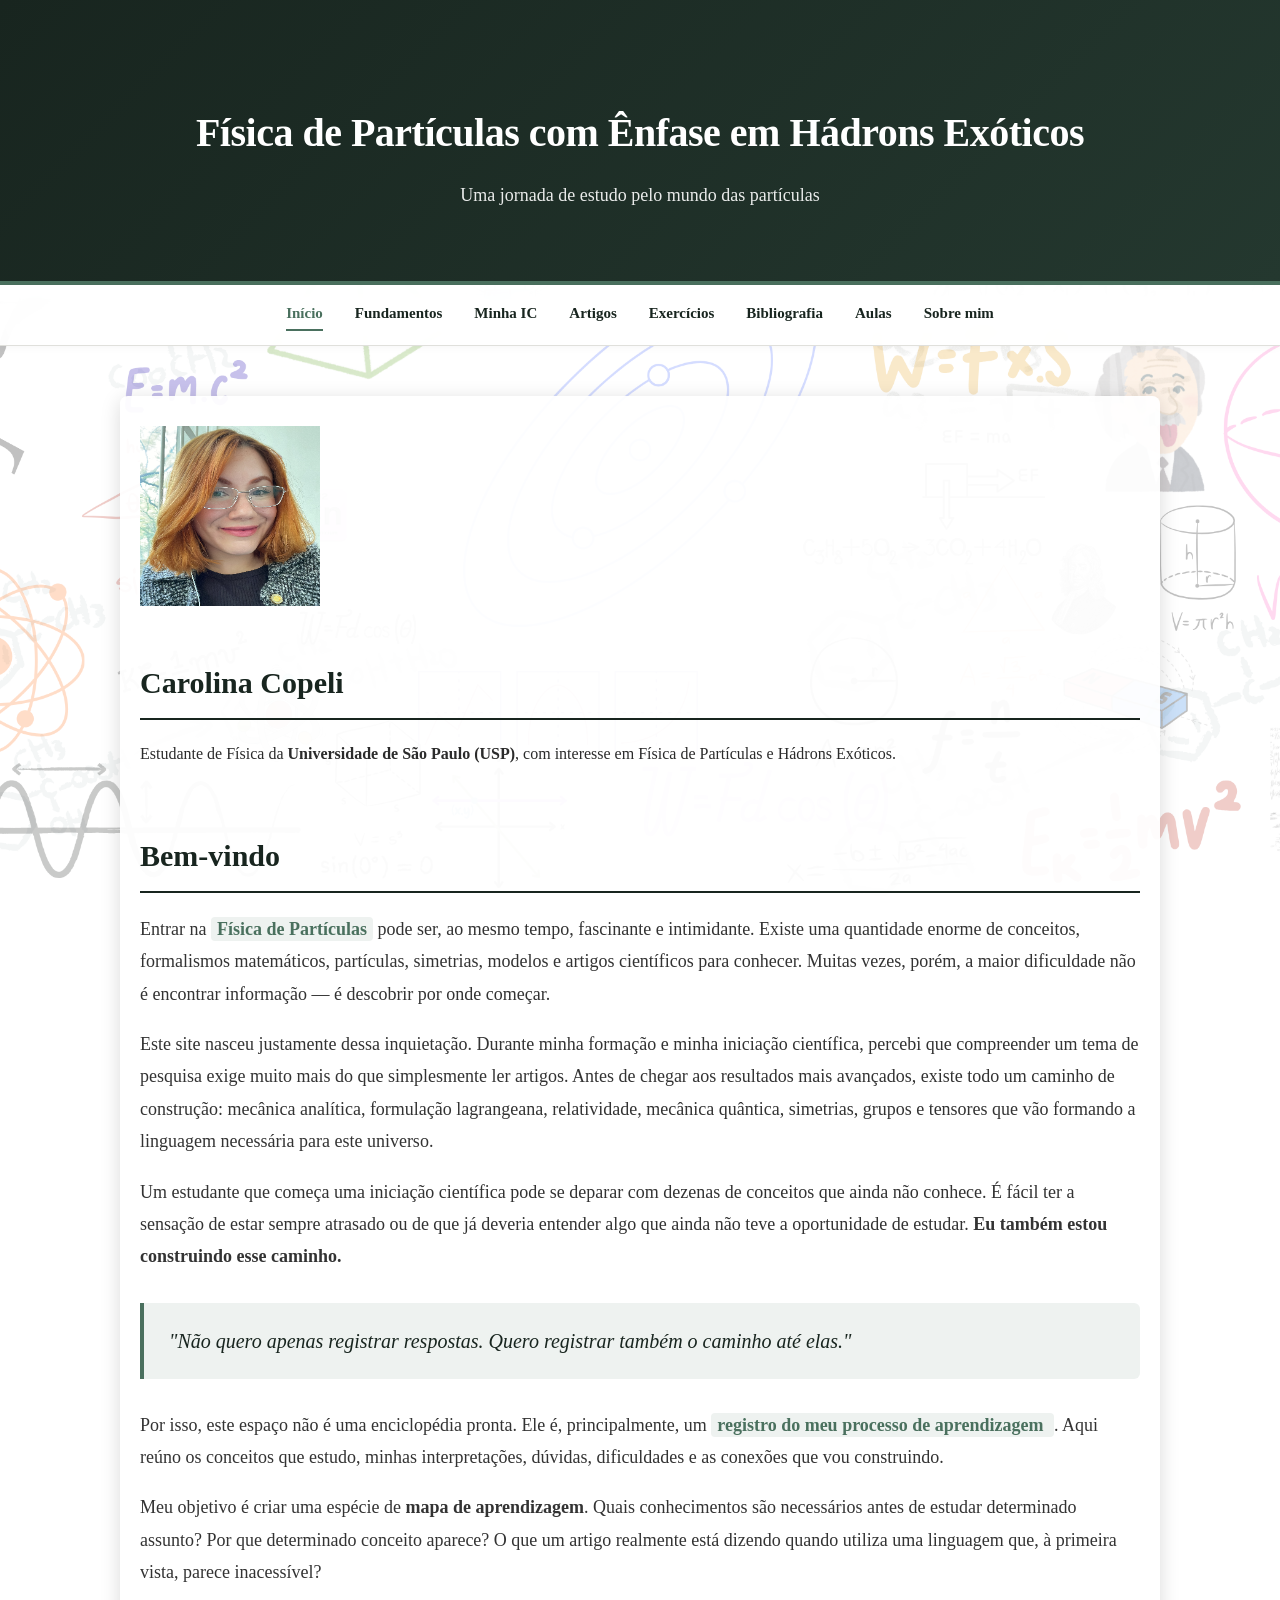
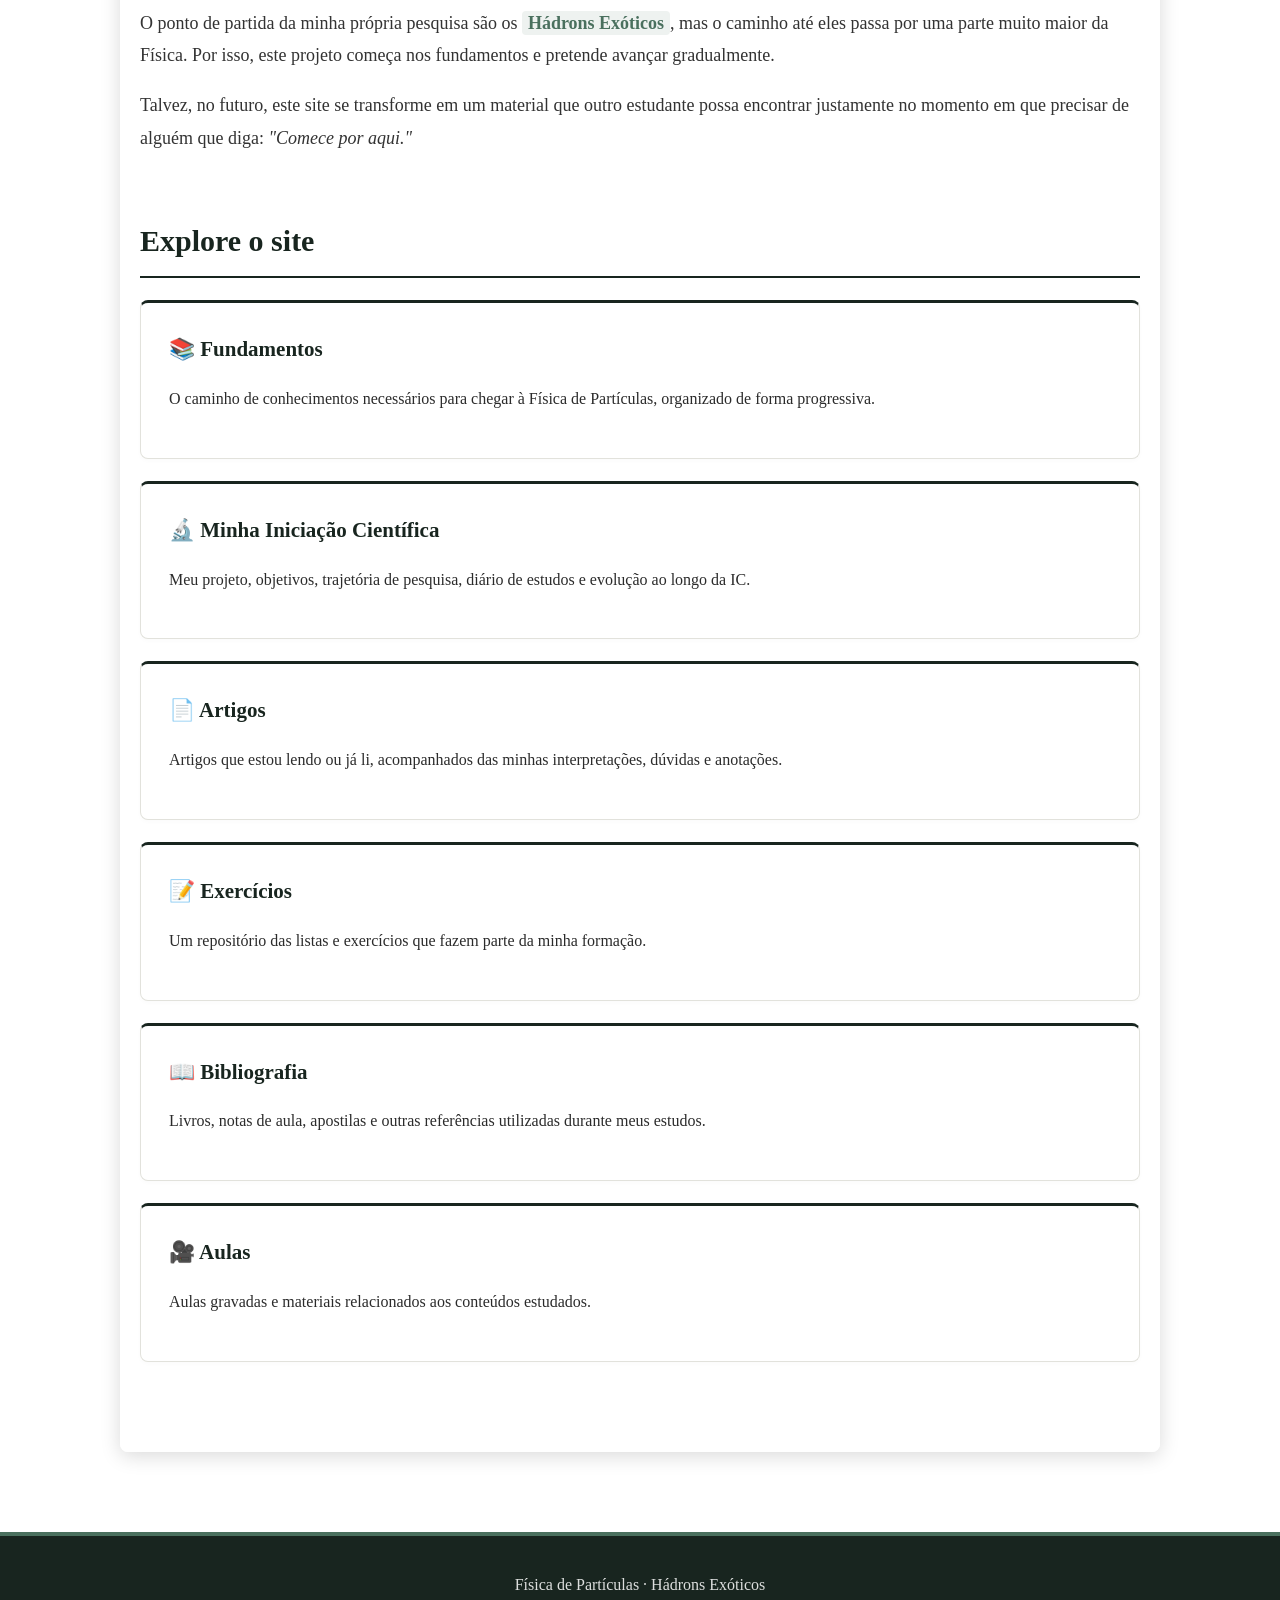
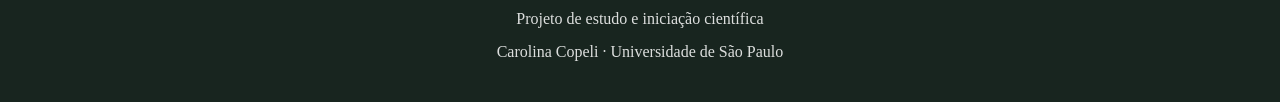
<file: index.html>
<!DOCTYPE html>
<html lang="pt-BR">

<head>
    <meta charset="UTF-8">
    <meta name="viewport" content="width=device-width, initial-scale=1.0">

    <title>Carolina Copeli | Física de Partículas e Hádrons Exóticos</title>

    <meta name="description" content="Site de Carolina Copeli, estudante de Física da Universidade de São Paulo (USP), dedicado ao estudo de Física de Partículas e Hádrons Exóticos.">

    <meta name="author" content="Carolina Copeli">

    <link rel="canonical" href="https://copelic.github.io/exotic-hadrons/">

    <link rel="stylesheet" href="style.css">


    <!-- Open Graph -->
    <meta property="og:type" content="website">
    <meta property="og:title" content="Carolina Copeli | Física de Partículas e Hádrons Exóticos">
    <meta property="og:description" content="Site de Carolina Copeli, estudante de Física da USP, dedicado ao estudo de Física de Partículas e Hádrons Exóticos.">
    <meta property="og:url" content="https://copelic.github.io/exotic-hadrons/">
    <meta property="og:image" content="https://copelic.github.io/exotic-hadrons/perfil.png">
    <meta property="og:image:alt" content="Carolina Copeli, estudante de Física da USP">
    <meta property="og:locale" content="pt_BR">


    <!-- Dados estruturados sobre Carolina Copeli -->
    <script type="application/ld+json">
    {
      "@context": "https://schema.org",
      "@type": "Person",
      "@id": "https://copelic.github.io/exotic-hadrons/#carolina-copeli",
      "name": "Carolina Copeli",
      "url": "https://copelic.github.io/exotic-hadrons/",
      "image": "https://copelic.github.io/exotic-hadrons/perfil.png",
      "jobTitle": "Estudante de Física",
      "description": "Estudante de Física da Universidade de São Paulo com interesse em Física de Partículas e Hádrons Exóticos.",
      "affiliation": {
        "@type": "CollegeOrUniversity",
        "name": "Universidade de São Paulo",
        "alternateName": "USP",
        "url": "https://www5.usp.br/"
      },
      "sameAs": [
        "https://www.instagram.com/carolinaacopeli/",
        "https://www.youtube.com/@carolcopeli"
      ]
    }
    </script>

</head>


<body>

    <header>

        <h1>Física de Partículas com Ênfase em Hádrons Exóticos</h1>

        <p>Uma jornada de estudo pelo mundo das partículas</p>

    </header>


    <nav>

        <a href="index.html" class="active">Início</a>

        <a href="fundamentos.html">Fundamentos</a>

        <a href="ic.html">Minha IC</a>

        <a href="artigos.html">Artigos</a>

        <a href="exercicios.html">Exercícios</a>

        <a href="bibliografia.html">Bibliografia</a>

        <a href="aulas.html">Aulas</a>

        <a href="sobre.html">Sobre mim</a>

    </nav>


    <main>


        <!-- PERFIL -->

        <section>

            <div class="intro-perfil">

                <img
                    src="perfil.png"
                    alt="Carolina Copeli, estudante de Física da Universidade de São Paulo"
                    width="180"
                    height="180"
                >

                <div>

                    <h2>Carolina Copeli</h2>

                    <p>
                        Estudante de Física da
                        <strong>Universidade de São Paulo (USP)</strong>,
                        com interesse em Física de Partículas e Hádrons Exóticos.
                    </p>

                </div>

            </div>

        </section>


        <!-- APRESENTAÇÃO -->

        <section>

            <h2>Bem-vindo</h2>

            <div class="intro-texto">

                <p>
                    Entrar na <span class="highlight">Física de Partículas</span>
                    pode ser, ao mesmo tempo, fascinante e intimidante.
                    Existe uma quantidade enorme de conceitos, formalismos
                    matemáticos, partículas, simetrias, modelos e artigos
                    científicos para conhecer. Muitas vezes, porém, a maior
                    dificuldade não é encontrar informação — é descobrir
                    por onde começar.
                </p>


                <p>
                    Este site nasceu justamente dessa inquietação. Durante
                    minha formação e minha iniciação científica, percebi que
                    compreender um tema de pesquisa exige muito mais do que
                    simplesmente ler artigos. Antes de chegar aos resultados
                    mais avançados, existe todo um caminho de construção:
                    mecânica analítica, formulação lagrangeana, relatividade,
                    mecânica quântica, simetrias, grupos e tensores que vão
                    formando a linguagem necessária para este universo.
                </p>


                <p>
                    Um estudante que começa uma iniciação científica pode se
                    deparar com dezenas de conceitos que ainda não conhece.
                    É fácil ter a sensação de estar sempre atrasado ou de que
                    já deveria entender algo que ainda não teve a oportunidade
                    de estudar.
                    <strong>Eu também estou construindo esse caminho.</strong>
                </p>


                <blockquote>
                    "Não quero apenas registrar respostas.
                    Quero registrar também o caminho até elas."
                </blockquote>


                <p>
                    Por isso, este espaço não é uma enciclopédia pronta.
                    Ele é, principalmente, um
                    <span class="highlight">
                        registro do meu processo de aprendizagem
                    </span>.
                    Aqui reúno os conceitos que estudo, minhas interpretações,
                    dúvidas, dificuldades e as conexões que vou construindo.
                </p>


                <p>
                    Meu objetivo é criar uma espécie de
                    <strong>mapa de aprendizagem</strong>.
                    Quais conhecimentos são necessários antes de estudar
                    determinado assunto? Por que determinado conceito aparece?
                    O que um artigo realmente está dizendo quando utiliza uma
                    linguagem que, à primeira vista, parece inacessível?
                </p>


                <p>
                    O ponto de partida da minha própria pesquisa são os
                    <span class="highlight">Hádrons Exóticos</span>,
                    mas o caminho até eles passa por uma parte muito maior
                    da Física. Por isso, este projeto começa nos fundamentos
                    e pretende avançar gradualmente.
                </p>


                <p>
                    Talvez, no futuro, este site se transforme em um material
                    que outro estudante possa encontrar justamente no momento
                    em que precisar de alguém que diga:
                    <em>"Comece por aqui."</em>
                </p>

            </div>

        </section>


        <!-- EXPLORAR O SITE -->

        <section>

            <h2>Explore o site</h2>


            <a href="fundamentos.html" class="card-link">

                <div class="card">

                    <h3>📚 Fundamentos</h3>

                    <p>
                        O caminho de conhecimentos necessários para chegar
                        à Física de Partículas, organizado de forma
                        progressiva.
                    </p>

                </div>

            </a>


            <a href="ic.html" class="card-link">

                <div class="card">

                    <h3>🔬 Minha Iniciação Científica</h3>

                    <p>
                        Meu projeto, objetivos, trajetória de pesquisa,
                        diário de estudos e evolução ao longo da IC.
                    </p>

                </div>

            </a>


            <a href="artigos.html" class="card-link">

                <div class="card">

                    <h3>📄 Artigos</h3>

                    <p>
                        Artigos que estou lendo ou já li, acompanhados
                        das minhas interpretações, dúvidas e anotações.
                    </p>

                </div>

            </a>


            <a href="exercicios.html" class="card-link">

                <div class="card">

                    <h3>📝 Exercícios</h3>

                    <p>
                        Um repositório das listas e exercícios que fazem
                        parte da minha formação.
                    </p>

                </div>

            </a>


            <a href="bibliografia.html" class="card-link">

                <div class="card">

                    <h3>📖 Bibliografia</h3>

                    <p>
                        Livros, notas de aula, apostilas e outras referências
                        utilizadas durante meus estudos.
                    </p>

                </div>

            </a>


            <a href="aulas.html" class="card-link">

                <div class="card">

                    <h3>🎥 Aulas</h3>

                    <p>
                        Aulas gravadas e materiais relacionados aos conteúdos
                        estudados.
                    </p>

                </div>

            </a>

        </section>

    </main>


    <!-- RODAPÉ -->

    <footer>

        <p>
            Física de Partículas · Hádrons Exóticos
        </p>

        <p>
            Projeto de estudo e iniciação científica
        </p>

        <p>
            Carolina Copeli · Universidade de São Paulo
        </p>

    </footer>


</body>

</html>
</file>
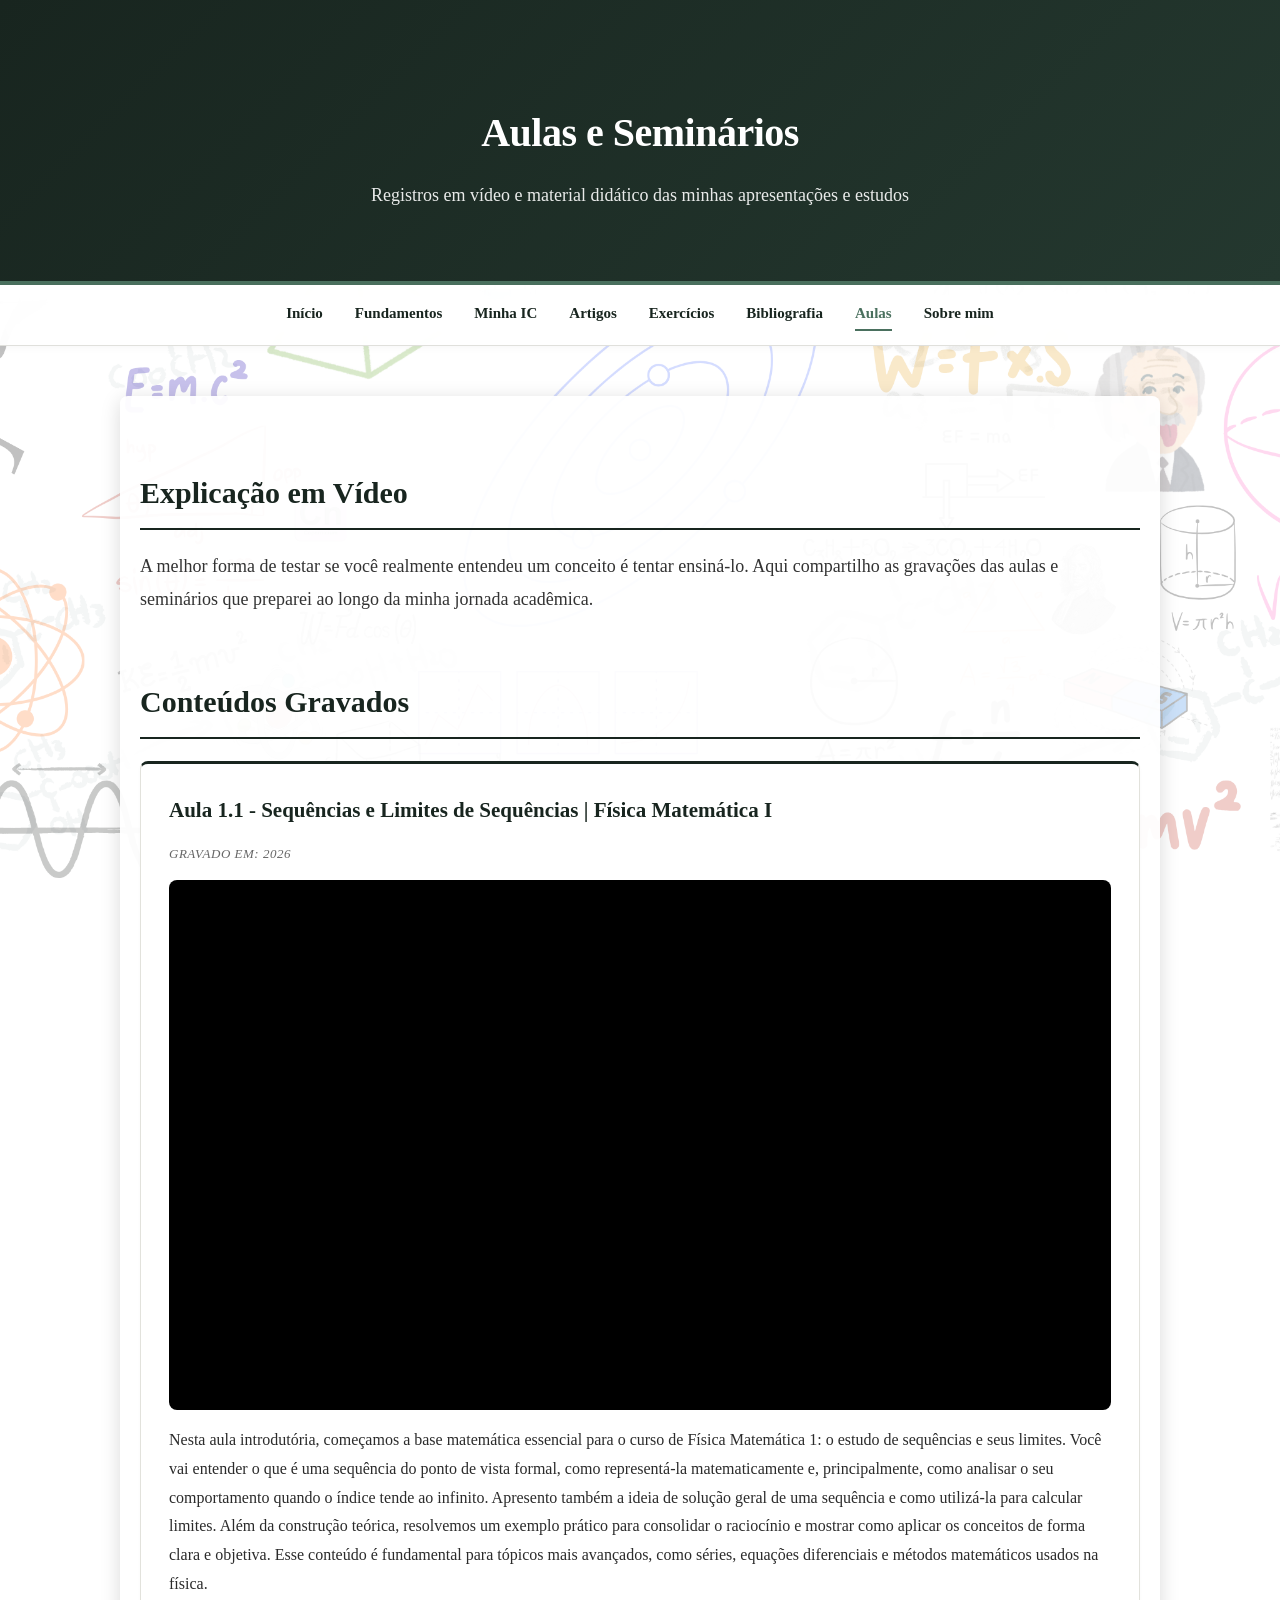
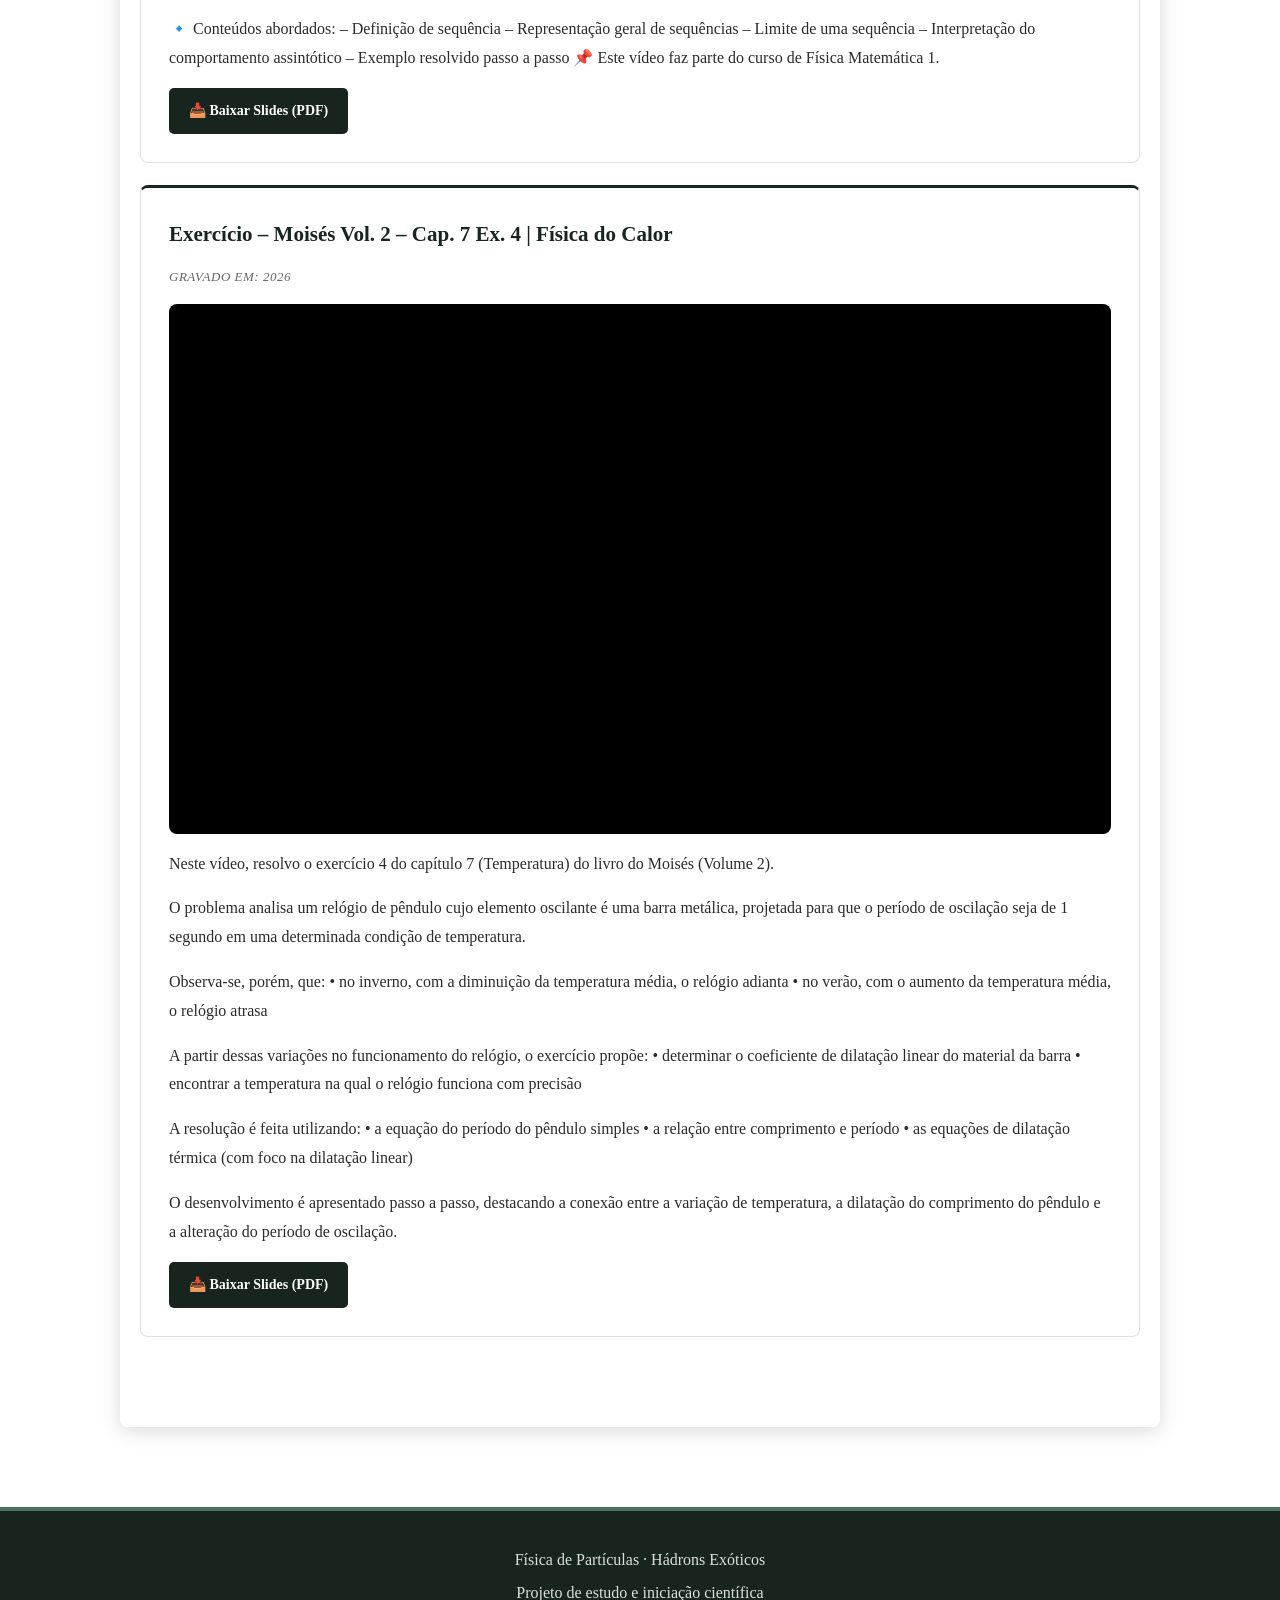
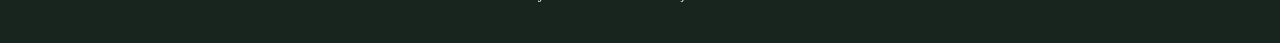
<file: aulas.html>
<!DOCTYPE html>
<html lang="pt-BR">
<head>
    <meta charset="UTF-8">
    <meta name="viewport" content="width=device-width, initial-scale=1.0">
    <title>Aulas | Física de Hádrons Exóticos</title>
    <link rel="stylesheet" href="style.css">
</head>
<body>
    <!-- =========================
         CABEÇALHO
         ========================= -->
    <header>
        <h1>Aulas e Seminários</h1>
        <p>Registros em vídeo e material didático das minhas apresentações e estudos</p>
    </header>

    <!-- =========================
         MENU
         ========================= -->
    <nav>
        <a href="index.html">Início</a>
        <a href="fundamentos.html">Fundamentos</a>
        <a href="ic.html">Minha IC</a>
        <a href="artigos.html">Artigos</a>
        <a href="exercicios.html">Exercícios</a>
        <a href="bibliografia.html">Bibliografia</a>
        <a href="aulas.html" class="active">Aulas</a>
        <a href="sobre.html">Sobre mim</a>
    </nav>

    <!-- =========================
         CONTEÚDO
         ========================= -->
    <main>
        <section>
            <h2>Explicação em Vídeo</h2>
            <div class="intro-texto">
                <p>
                    A melhor forma de testar se você realmente entendeu um conceito é tentar ensiná-lo. Aqui compartilho as gravações das aulas e seminários que preparei ao longo da minha jornada acadêmica.
                </p>
            </div>
        </section>

        <section>
            <h2>Conteúdos Gravados</h2>

            <!-- FÍSICA MATEMÁTICA I -->
            <div class="card">
                <h3>Aula 1.1 - Sequências e Limites de Sequências | Física Matemática I </h3>
                <span class="date-badge">Gravado em: 2026</span>
                
                <!-- Espaço do Vídeo do YouTube -->
                <div class="video-wrapper">
                    <!-- Substitua o link abaixo pelo link de incorporação (embed) do seu vídeo do YouTube -->
                    <iframe src="https://www.youtube.com/embed/KTR1BipPAok?si=nW5HnT6092wP8QvH" title="YouTube video player" frameborder="0" allow="accelerometer; autoplay; clipboard-write; encrypted-media; gyroscope; picture-in-picture; web-share" allowfullscreen></iframe>
                </div>
                
                <p>Nesta aula introdutória, começamos a base matemática essencial para o curso de Física Matemática 1: o estudo de sequências e seus limites.

Você vai entender o que é uma sequência do ponto de vista formal, como representá-la matematicamente e, principalmente, como analisar o seu comportamento quando o índice tende ao infinito. Apresento também a ideia de solução geral de uma sequência e como utilizá-la para calcular limites.

Além da construção teórica, resolvemos um exemplo prático para consolidar o raciocínio e mostrar como aplicar os conceitos de forma clara e objetiva.

Esse conteúdo é fundamental para tópicos mais avançados, como séries, equações diferenciais e métodos matemáticos usados na física.
                    </p>
                      <p>  

🔹 Conteúdos abordados:
– Definição de sequência
– Representação geral de sequências
– Limite de uma sequência
– Interpretação do comportamento assintótico
– Exemplo resolvido passo a passo

📌 Este vídeo faz parte do curso de Física Matemática 1.
</p>
                
                <div class="article-actions" style="margin-top: 15px;">
                    <a href="#" download class="button">📥 Baixar Slides (PDF)</a>
                </div>
            </div>

            <!-- FÍSICA DO CALOR -->
            <div class="card">
                <h3>Exercício – Moisés Vol. 2 – Cap. 7 Ex. 4 | Física do Calor </h3>
                <span class="date-badge">Gravado em: 2026</span>
                
                <div class="video-wrapper">
                    <iframe src="https://www.youtube.com/embed/ei9wceXOEsA?si=ZnND28QtHrtgAUk0" title="YouTube video player" frameborder="0" allow="accelerometer; autoplay; clipboard-write; encrypted-media; gyroscope; picture-in-picture; web-share" allowfullscreen></iframe>
                </div>
                
                <p>Neste vídeo, resolvo o exercício 4 do capítulo 7 (Temperatura) do livro do Moisés (Volume 2).
                </p>
                <p>
O problema analisa um relógio de pêndulo cujo elemento oscilante é uma barra metálica, projetada para que o período de oscilação seja de 1 segundo em uma determinada condição de temperatura.
</p>
                <p>
Observa-se, porém, que:
 • no inverno, com a diminuição da temperatura média, o relógio adianta
 • no verão, com o aumento da temperatura média, o relógio atrasa
</p>
                <p>
A partir dessas variações no funcionamento do relógio, o exercício propõe:
 • determinar o coeficiente de dilatação linear do material da barra
 • encontrar a temperatura na qual o relógio funciona com precisão
</p>
                <p>
A resolução é feita utilizando:
 • a equação do período do pêndulo simples
 • a relação entre comprimento e período
 • as equações de dilatação térmica (com foco na dilatação linear)
</p>
                <p>
O desenvolvimento é apresentado passo a passo, destacando a conexão entre a variação de temperatura, a dilatação do comprimento do pêndulo e a alteração do período de oscilação.</p>
      </p>          
                <div class="article-actions" style="margin-top: 15px;">
                    <a href="#" download class="button">📥 Baixar Slides (PDF)</a>
                </div>
            </div>

        </section>
    </main>

    <!-- =========================
         RODAPÉ
         ========================= -->
    <footer>
        <p>Física de Partículas · Hádrons Exóticos</p>
        <p>Projeto de estudo e iniciação científica</p>
    </footer>
</body>
</html>
</file>
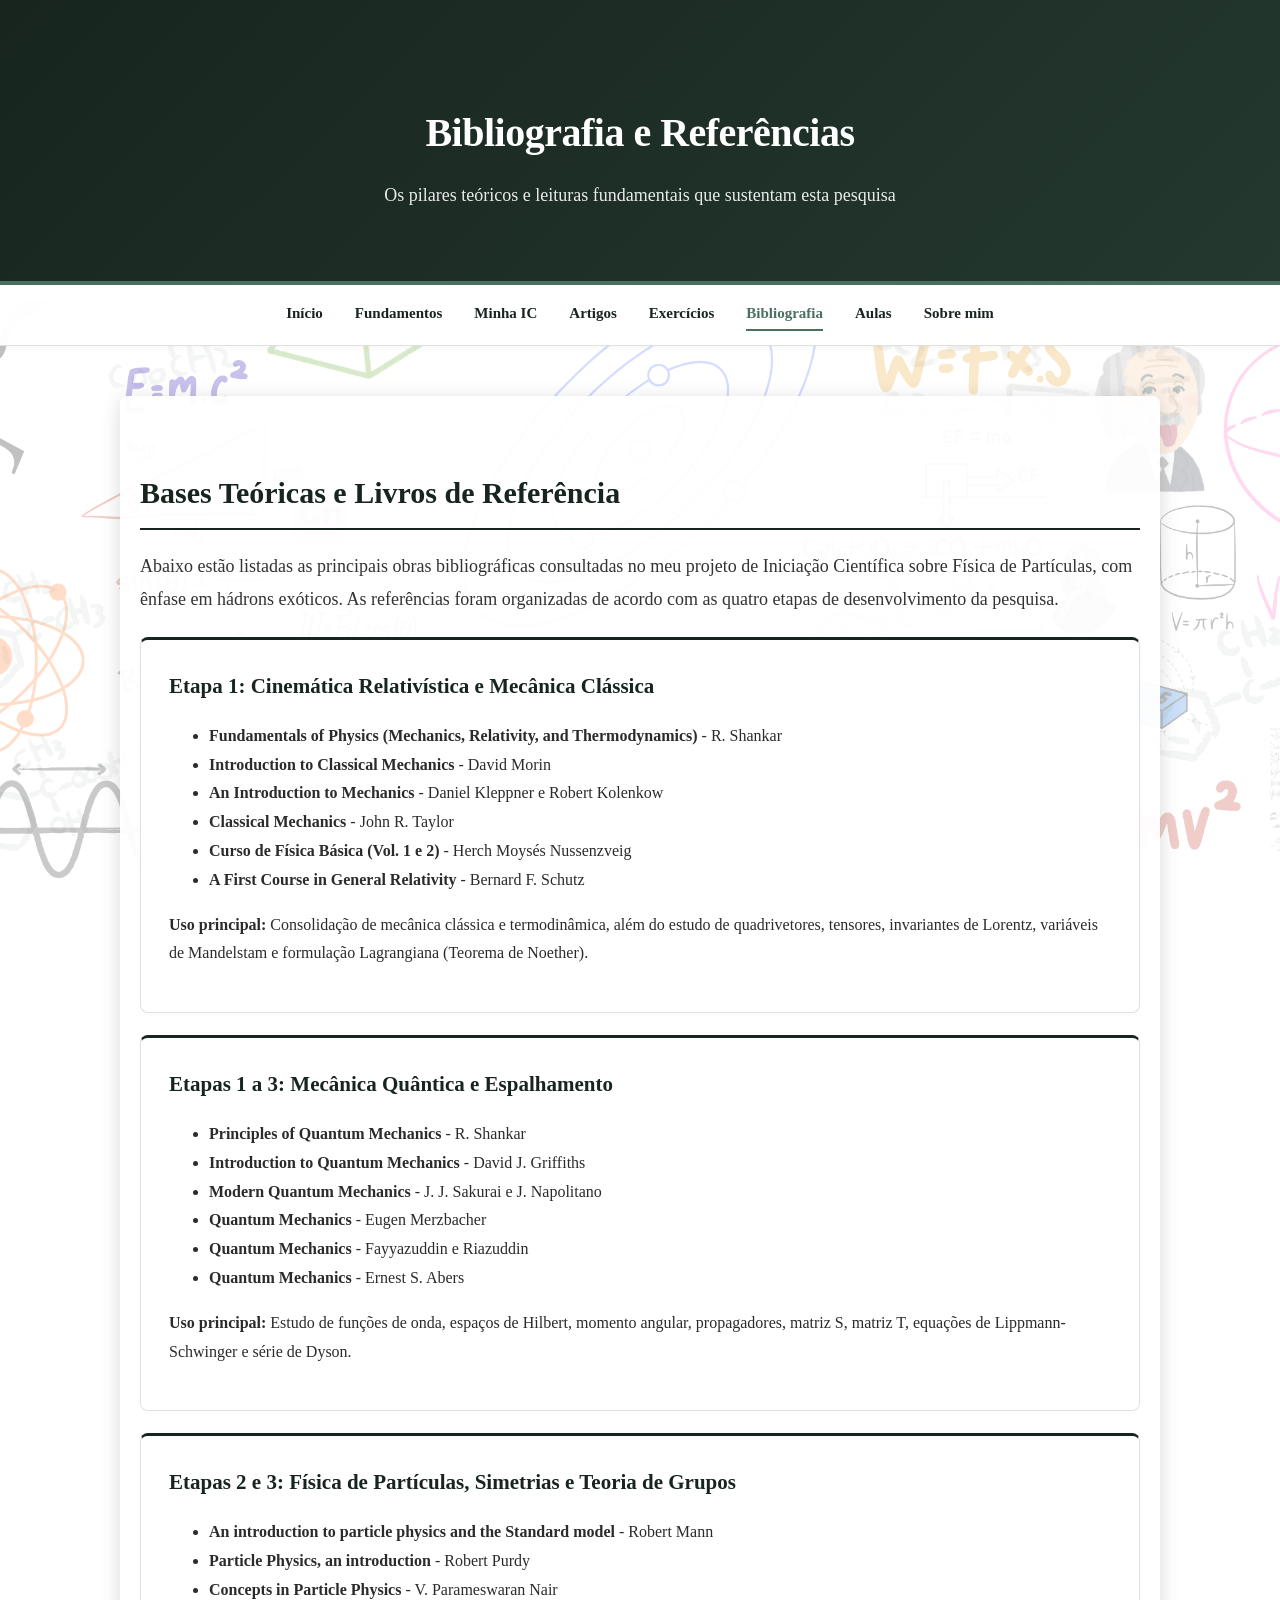
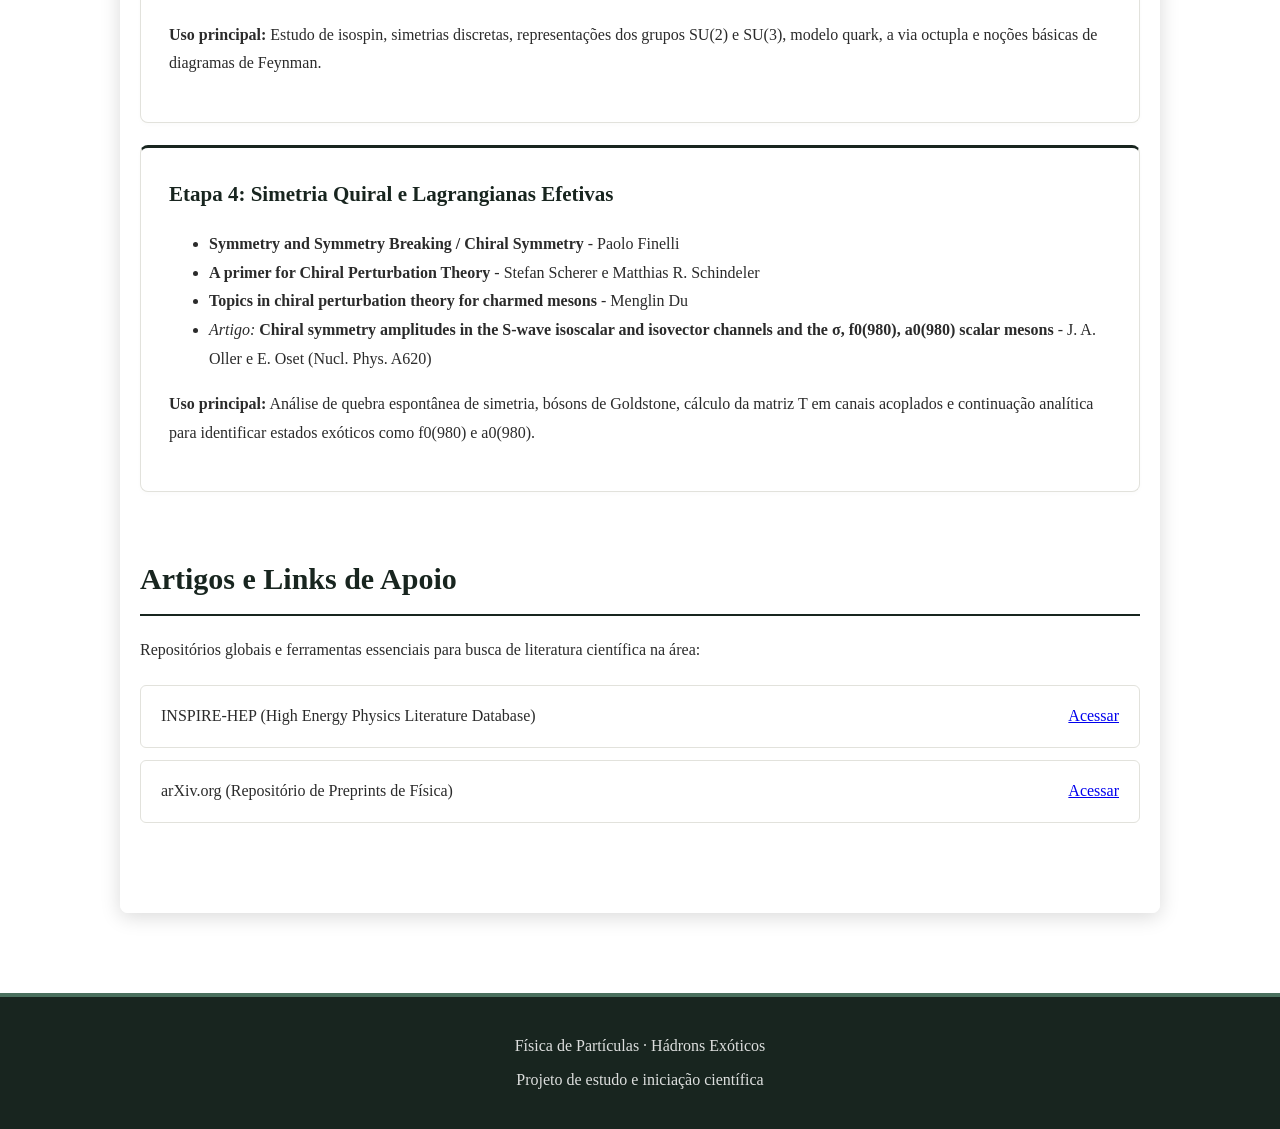
<file: bibliografia.html>
<!DOCTYPE html>
<html lang="pt-BR">
<head>
    <meta charset="UTF-8">
    <meta name="viewport" content="width=device-width, initial-scale=1.0">
    <title>Bibliografia | Física de Hádrons Exóticos</title>
    <link rel="stylesheet" href="style.css">
</head>
<body>
    <!-- =========================
         CABEÇALHO
         ========================= -->
    <header>
        <h1>Bibliografia e Referências</h1>
        <p>Os pilares teóricos e leituras fundamentais que sustentam esta pesquisa</p>
    </header>

    <!-- =========================
         MENU
         ========================= -->
    <nav>
        <a href="index.html">Início</a>
        <a href="fundamentos.html">Fundamentos</a>
        <a href="ic.html">Minha IC</a>
        <a href="artigos.html">Artigos</a>
        <a href="exercicios.html">Exercícios</a>
        <a href="bibliografia.html" class="active">Bibliografia</a>
        <a href="aulas.html">Aulas</a>
        <a href="sobre.html">Sobre mim</a>
    </nav>

    <!-- =========================
         CONTEÚDO
         ========================= -->
    <main>
        <section>
            <h2>Bases Teóricas e Livros de Referência</h2>
            <div class="intro-texto">
                <p>
                    Abaixo estão listadas as principais obras bibliográficas consultadas no meu projeto de Iniciação Científica sobre Física de Partículas, com ênfase em hádrons exóticos. As referências foram organizadas de acordo com as quatro etapas de desenvolvimento da pesquisa.
                </p>
            </div>

            <!-- ETAPA 1 -->
            <div class="card">
                <h3>Etapa 1: Cinemática Relativística e Mecânica Clássica</h3>
                <ul>
                    <li><strong>Fundamentals of Physics (Mechanics, Relativity, and Thermodynamics)</strong> - R. Shankar</li>
                    <li><strong>Introduction to Classical Mechanics</strong> - David Morin</li>
                    <li><strong>An Introduction to Mechanics</strong> - Daniel Kleppner e Robert Kolenkow</li>
                    <li><strong>Classical Mechanics</strong> - John R. Taylor</li>
                    <li><strong>Curso de Física Básica (Vol. 1 e 2)</strong> - Herch Moysés Nussenzveig</li>
                    <li><strong>A First Course in General Relativity</strong> - Bernard F. Schutz</li>
                </ul>
                <p><strong>Uso principal:</strong> Consolidação de mecânica clássica e termodinâmica, além do estudo de quadrivetores, tensores, invariantes de Lorentz, variáveis de Mandelstam e formulação Lagrangiana (Teorema de Noether).</p>
            </div>

            <!-- ETAPAS 1, 2 e 3 -->
            <div class="card">
                <h3>Etapas 1 a 3: Mecânica Quântica e Espalhamento</h3>
                <ul>
                    <li><strong>Principles of Quantum Mechanics</strong> - R. Shankar</li>
                    <li><strong>Introduction to Quantum Mechanics</strong> - David J. Griffiths</li>
                    <li><strong>Modern Quantum Mechanics</strong> - J. J. Sakurai e J. Napolitano</li>
                    <li><strong>Quantum Mechanics</strong> - Eugen Merzbacher</li>
                    <li><strong>Quantum Mechanics</strong> - Fayyazuddin e Riazuddin</li>
                    <li><strong>Quantum Mechanics</strong> - Ernest S. Abers</li>
                </ul>
                <p><strong>Uso principal:</strong> Estudo de funções de onda, espaços de Hilbert, momento angular, propagadores, matriz S, matriz T, equações de Lippmann-Schwinger e série de Dyson.</p>
            </div>

            <!-- ETAPAS 2 e 3 -->
            <div class="card">
                <h3>Etapas 2 e 3: Física de Partículas, Simetrias e Teoria de Grupos</h3>
                <ul>
                    <li><strong>An introduction to particle physics and the Standard model</strong> - Robert Mann</li>
                    <li><strong>Particle Physics, an introduction</strong> - Robert Purdy</li>
                    <li><strong>Concepts in Particle Physics</strong> - V. Parameswaran Nair</li>
                </ul>
                <p><strong>Uso principal:</strong> Estudo de isospin, simetrias discretas, representações dos grupos SU(2) e SU(3), modelo quark, a via octupla e noções básicas de diagramas de Feynman.</p>
            </div>

            <!-- ETAPA 4 -->
            <div class="card">
                <h3>Etapa 4: Simetria Quiral e Lagrangianas Efetivas</h3>
                <ul>
                    <li><strong>Symmetry and Symmetry Breaking / Chiral Symmetry</strong> - Paolo Finelli</li>
                    <li><strong>A primer for Chiral Perturbation Theory</strong> - Stefan Scherer e Matthias R. Schindeler</li>
                    <li><strong>Topics in chiral perturbation theory for charmed mesons</strong> - Menglin Du</li>
                    <li><em>Artigo:</em> <strong>Chiral symmetry amplitudes in the S-wave isoscalar and isovector channels and the σ, f0(980), a0(980) scalar mesons</strong> - J. A. Oller e E. Oset (Nucl. Phys. A620)</li>
                </ul>
                <p><strong>Uso principal:</strong> Análise de quebra espontânea de simetria, bósons de Goldstone, cálculo da matriz T em canais acoplados e continuação analítica para identificar estados exóticos como f0(980) e a0(980).</p>
            </div>

        </section>

        <section>
            <h2>Artigos e Links de Apoio</h2>
            <p>Repositórios globais e ferramentas essenciais para busca de literatura científica na área:</p>
            <div class="repo-list">
                <div class="repo-item">
                    <span>INSPIRE-HEP (High Energy Physics Literature Database)</span>
                    <a href="https://inspirehep.net/" target="_blank">Acessar</a>
                </div>
                <div class="repo-item">
                    <span>arXiv.org (Repositório de Preprints de Física)</span>
                    <a href="https://arxiv.org/" target="_blank">Acessar</a>
                </div>
            </div>
        </section>
    </main>

    <!-- =========================
         RODAPÉ
         ========================= -->
    <footer>
        <p>Física de Partículas · Hádrons Exóticos</p>
        <p>Projeto de estudo e iniciação científica</p>
    </footer>
</body>
</html>
</file>
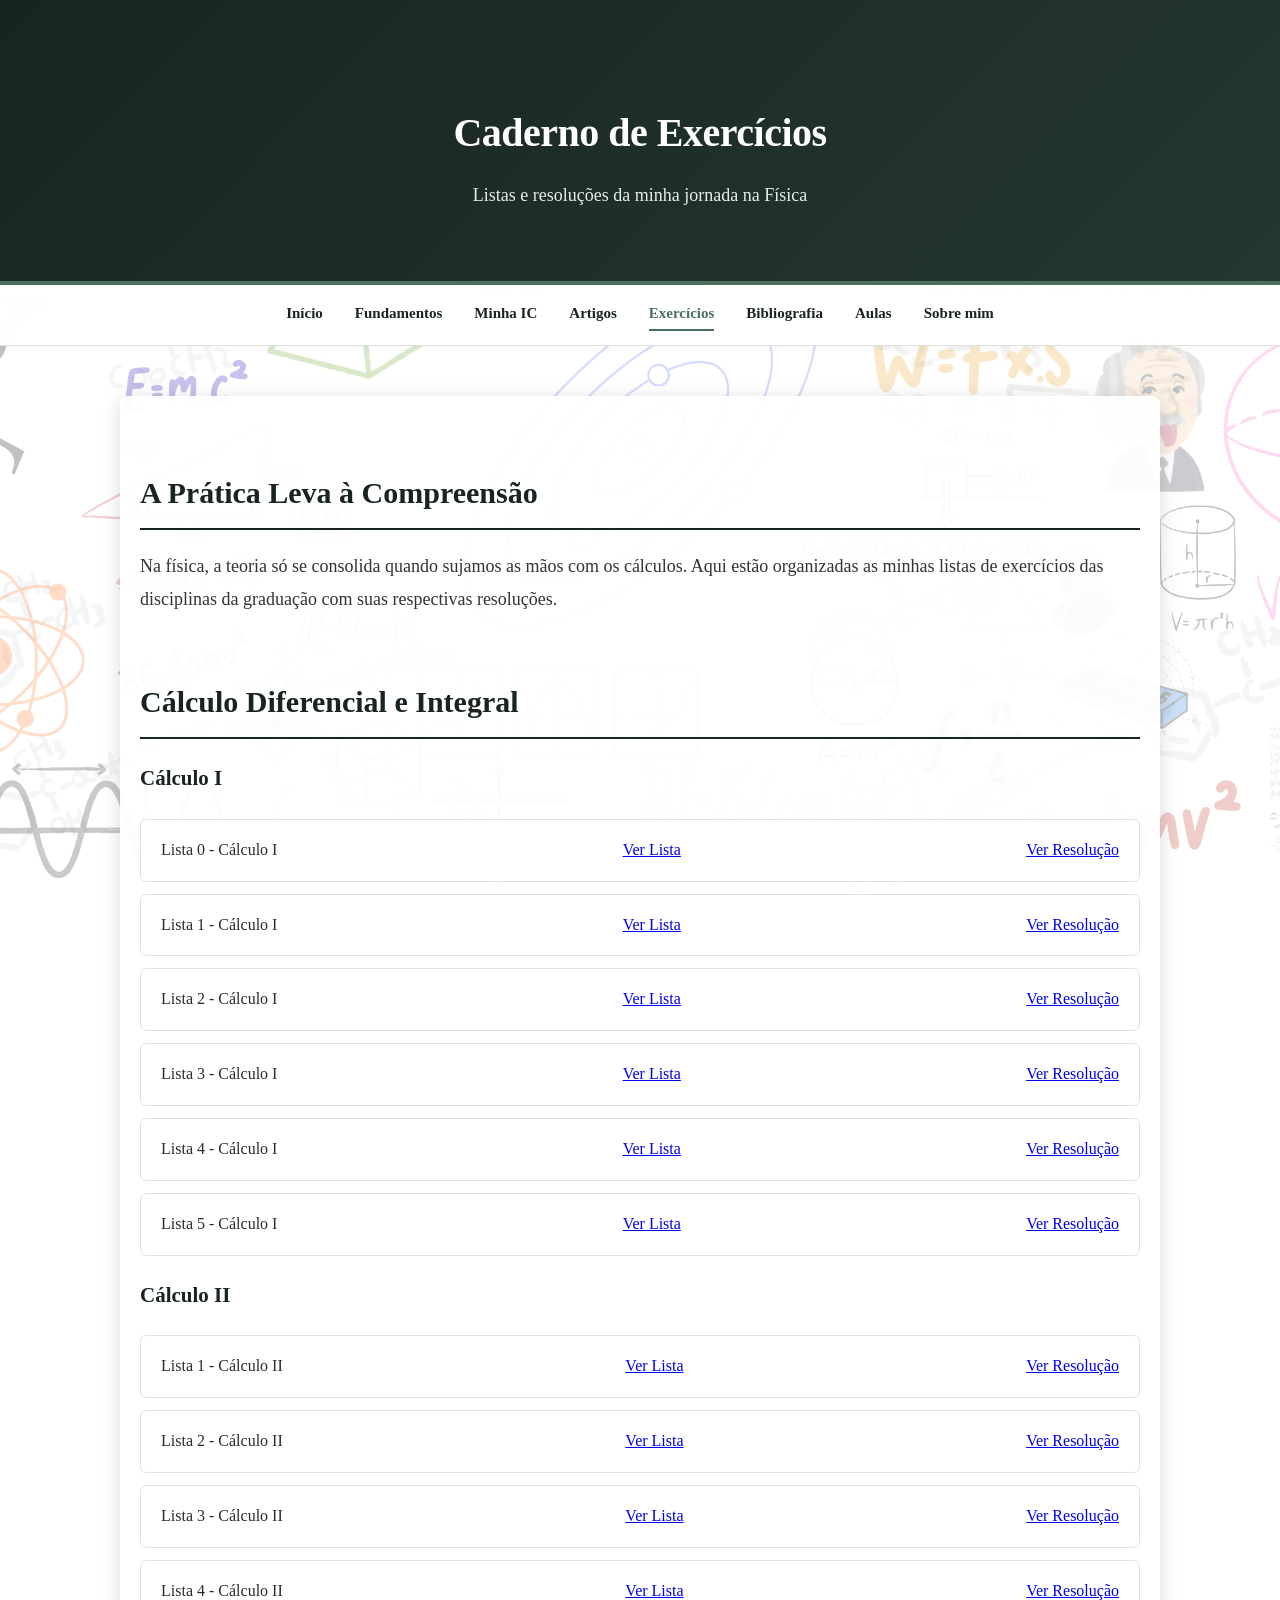
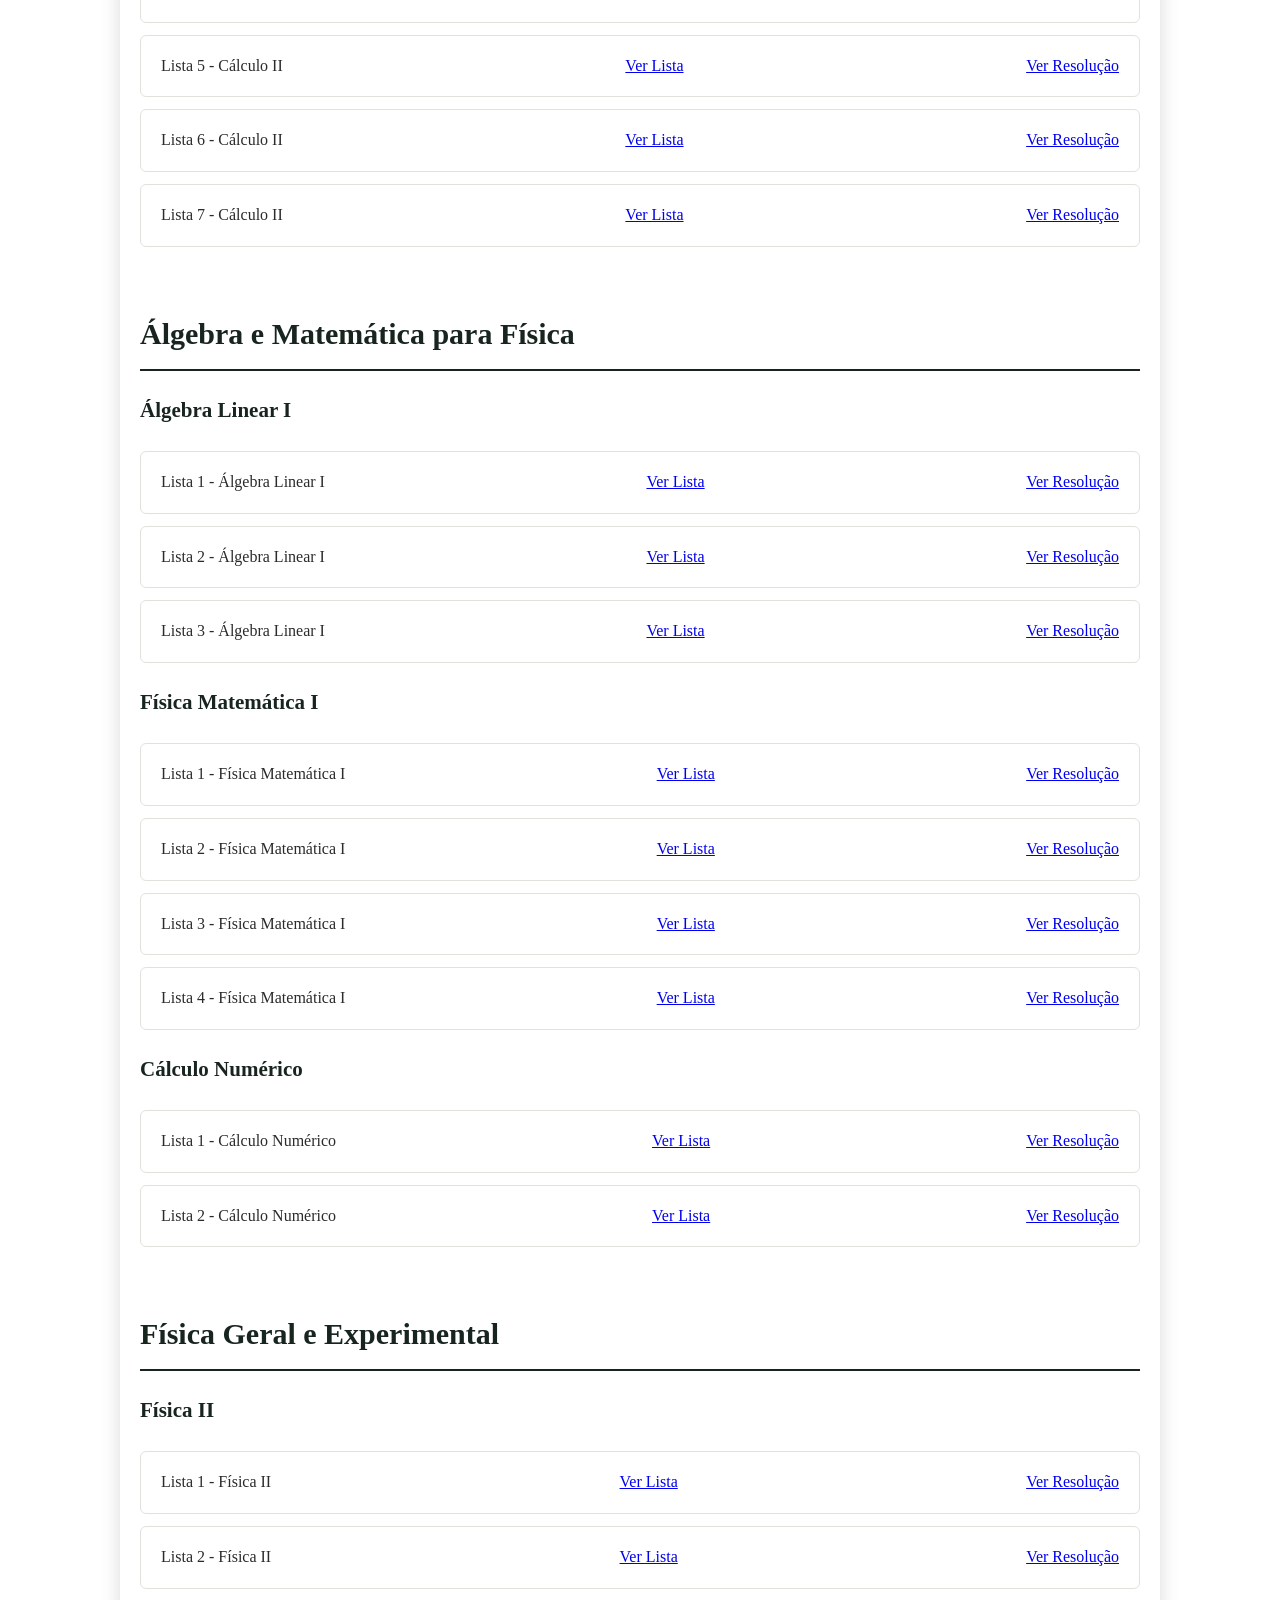
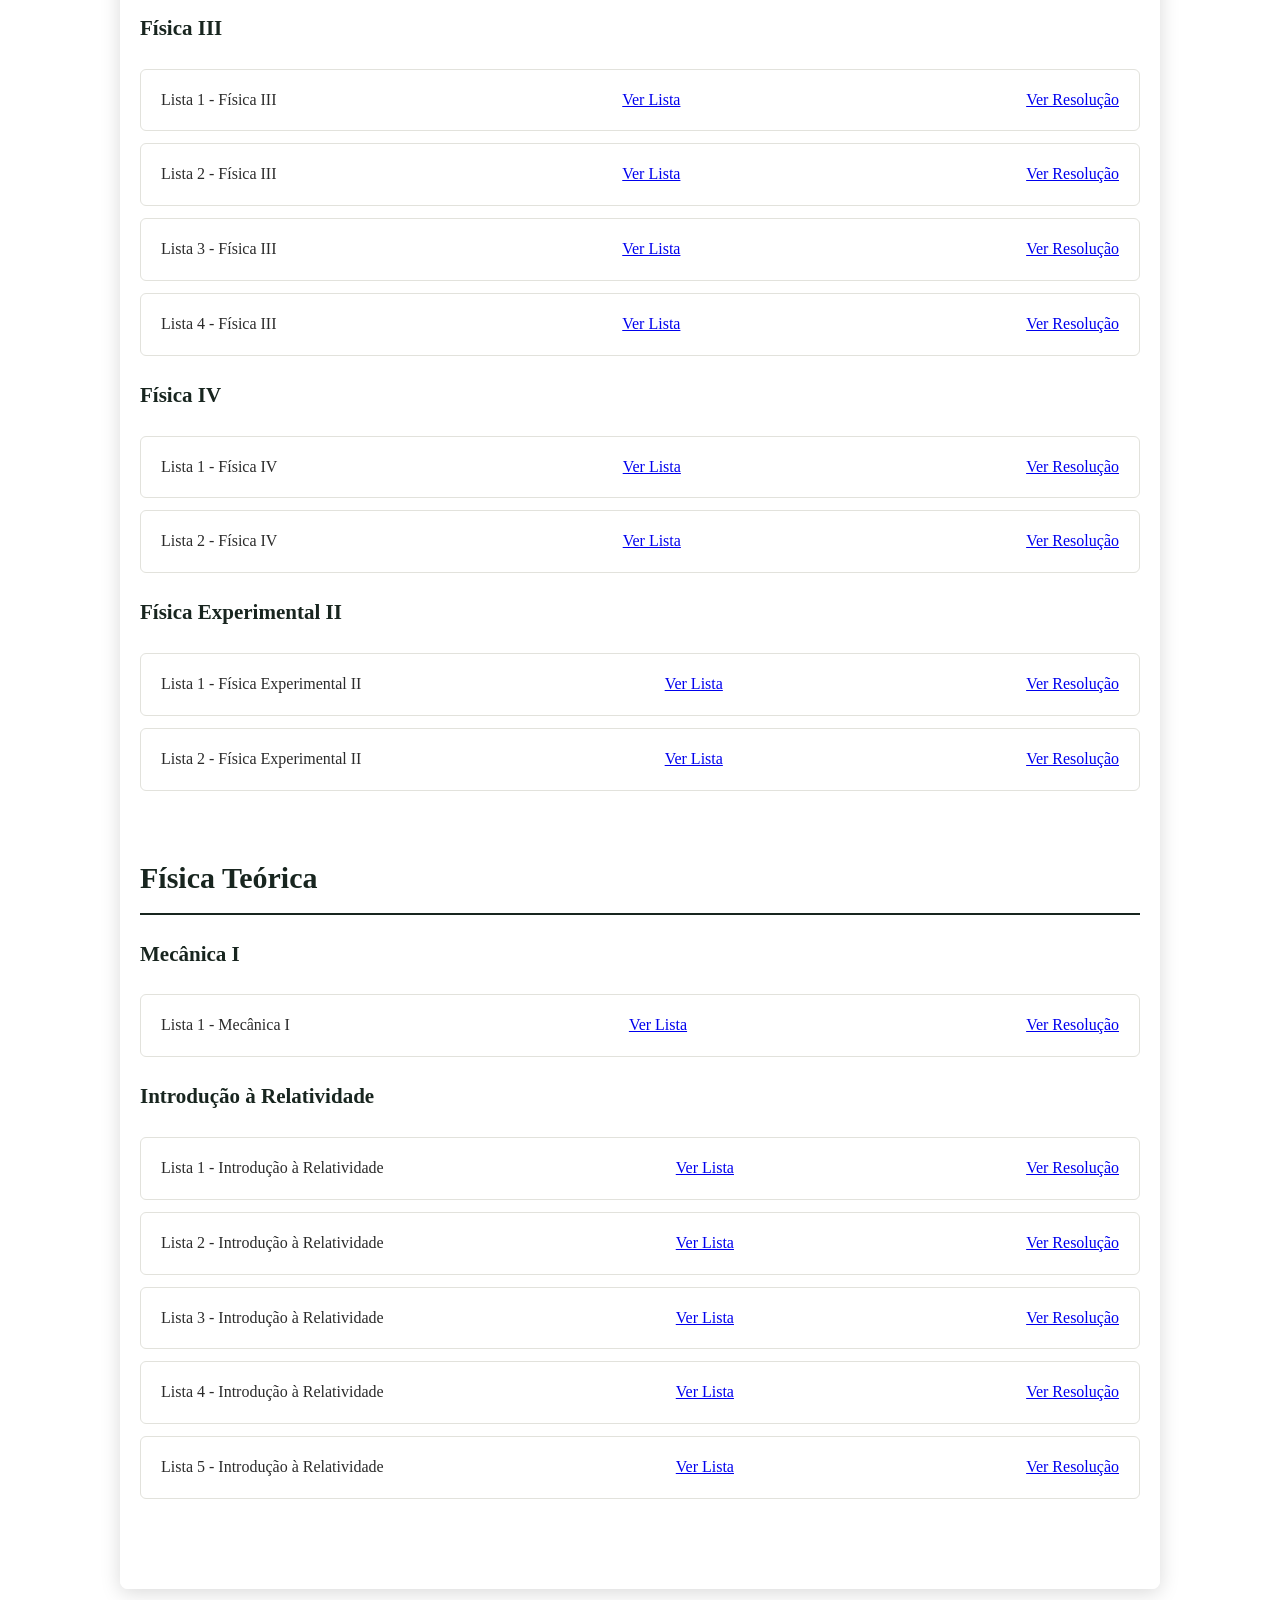
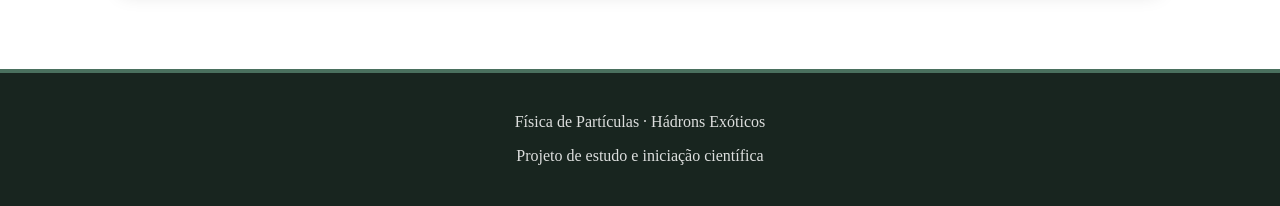
<file: exercicios.html>
<!DOCTYPE html>
<html lang="pt-BR">
<head>
    <meta charset="UTF-8">
    <meta name="viewport" content="width=device-width, initial-scale=1.0">
    <title>Exercícios | Física de Hádrons Exóticos</title>
    <link rel="stylesheet" href="style.css">
</head>
<body>
    <!-- =========================
         CABEÇALHO
         ========================= -->
    <header>
        <h1>Caderno de Exercícios</h1>
        <p>Listas e resoluções da minha jornada na Física</p>
    </header>

    <!-- =========================
         MENU
         ========================= -->
    <nav>
        <a href="index.html">Início</a>
        <a href="fundamentos.html">Fundamentos</a>
        <a href="ic.html">Minha IC</a>
        <a href="artigos.html">Artigos</a>
        <a href="exercicios.html" class="active">Exercícios</a>
        <a href="bibliografia.html">Bibliografia</a>
        <a href="aulas.html">Aulas</a>
        <a href="sobre.html">Sobre mim</a>
    </nav>

    <!-- =========================
         CONTEÚDO
         ========================= -->
    <main>
        <section>
            <h2>A Prática Leva à Compreensão</h2>
            <div class="intro-texto">
                <p>
                    Na física, a teoria só se consolida quando sujamos as mãos com os cálculos. Aqui estão organizadas as minhas listas de exercícios das disciplinas da graduação com suas respectivas resoluções.
                </p>
            </div>
        </section>

        <!-- SEÇÃO: CÁLCULO -->
        <section>
            <h2>Cálculo Diferencial e Integral</h2>
            
            <h3>Cálculo I</h3>
            <div class="repo-list">
                <div class="repo-item">
                    <span>Lista 0 - Cálculo I</span>
                    <a href="listas_de_exercicios/calculo_I/lista0_calculoI.pdf" target="_blank">Ver Lista</a>
                    <a href="listas_de_exercicios/calculo_I/lista0_calculoI_resolucao.pdf" target="_blank">Ver Resolução</a>
                </div>
                <div class="repo-item">
                    <span>Lista 1 - Cálculo I</span>
                    <a href="listas_de_exercicios/calculo_I/lista1_calculoI.pdf" target="_blank">Ver Lista</a>
                    <a href="listas_de_exercicios/calculo_I/lista1_calculoI_resolucao.pdf" target="_blank">Ver Resolução</a>
                </div>
                <div class="repo-item">
                    <span>Lista 2 - Cálculo I</span>
                    <a href="listas_de_exercicios/calculo_I/lista2_calculoI.pdf" target="_blank">Ver Lista</a>
                    <a href="listas_de_exercicios/calculo_I/lista2_calculoI_resolucao.pdf" target="_blank">Ver Resolução</a>
                </div>
                <div class="repo-item">
                    <span>Lista 3 - Cálculo I</span>
                    <a href="listas_de_exercicios/calculo_I/lista3_calculoI.pdf" target="_blank">Ver Lista</a>
                    <a href="listas_de_exercicios/calculo_I/lista3_calculoI_resolucao.pdf" target="_blank">Ver Resolução</a>
                </div>
                <div class="repo-item">
                    <span>Lista 4 - Cálculo I</span>
                    <a href="listas_de_exercicios/calculo_I/lista4_calculoI.pdf" target="_blank">Ver Lista</a>
                    <a href="listas_de_exercicios/calculo_I/lista4_calculoI_resolucao.pdf" target="_blank">Ver Resolução</a>
                </div>
                <div class="repo-item">
                    <span>Lista 5 - Cálculo I</span>
                    <a href="listas_de_exercicios/calculo_I/lista5_calculoI.pdf" target="_blank">Ver Lista</a>
                    <a href="listas_de_exercicios/calculo_I/lista5_calculoI_resolucao.pdf" target="_blank">Ver Resolução</a>
                </div>
            </div>

            <h3>Cálculo II</h3>
            <div class="repo-list">
                <div class="repo-item">
                    <span>Lista 1 - Cálculo II</span>
                    <a href="listas_de_exercicios/calculo_II/lista1_calculoII.pdf" target="_blank">Ver Lista</a>
                    <a href="listas_de_exercicios/calculo_II/lista1_calculoII_resolucao.pdf" target="_blank">Ver Resolução</a>
                </div>
                <div class="repo-item">
                    <span>Lista 2 - Cálculo II</span>
                    <a href="listas_de_exercicios/calculo_II/lista2_calculoII.pdf" target="_blank">Ver Lista</a>
                    <a href="listas_de_exercicios/calculo_II/lista2_calculoII_resolucao.pdf" target="_blank">Ver Resolução</a>
                </div>
                <div class="repo-item">
                    <span>Lista 3 - Cálculo II</span>
                    <a href="listas_de_exercicios/calculo_II/lista3_calculoII.pdf" target="_blank">Ver Lista</a>
                    <a href="listas_de_exercicios/calculo_II/lista3_calculoII_resolucao.pdf" target="_blank">Ver Resolução</a>
                </div>
                <div class="repo-item">
                    <span>Lista 4 - Cálculo II</span>
                    <a href="listas_de_exercicios/calculo_II/lista4_calculoII.pdf" target="_blank">Ver Lista</a>
                    <a href="listas_de_exercicios/calculo_II/lista4_calculoII_resolucao.pdf" target="_blank">Ver Resolução</a>
                </div>
                <div class="repo-item">
                    <span>Lista 5 - Cálculo II</span>
                    <a href="listas_de_exercicios/calculo_II/lista5_calculoII.pdf" target="_blank">Ver Lista</a>
                    <a href="listas_de_exercicios/calculo_II/lista5_calculoII_resolucao.pdf" target="_blank">Ver Resolução</a>
                </div>
                <div class="repo-item">
                    <span>Lista 6 - Cálculo II</span>
                    <a href="listas_de_exercicios/calculo_II/lista6_calculoII.pdf" target="_blank">Ver Lista</a>
                    <a href="listas_de_exercicios/calculo_II/lista6_calculoII_resolucao.pdf" target="_blank">Ver Resolução</a>
                </div>
                <div class="repo-item">
                    <span>Lista 7 - Cálculo II</span>
                    <a href="listas_de_exercicios/calculo_II/lista7_calculoII.pdf" target="_blank">Ver Lista</a>
                    <a href="listas_de_exercicios/calculo_II/lista7_calculoII_resolucao.pdf" target="_blank">Ver Resolução</a>
                </div>
            </div>
        </section>

        <!-- SEÇÃO: MATEMÁTICA E ÁLGEBRA -->
        <section>
            <h2>Álgebra e Matemática para Física</h2>

            <h3>Álgebra Linear I</h3>
            <div class="repo-list">
                <div class="repo-item">
                    <span>Lista 1 - Álgebra Linear I</span>
                    <a href="listas_de_exercicios/algebra_linear_I/lista1_algebralinearI.pdf" target="_blank">Ver Lista</a>
                    <a href="listas_de_exercicios/algebra_linear_I/lista1_algebralinearI_resolucao.pdf" target="_blank">Ver Resolução</a>
                </div>
                <div class="repo-item">
                    <span>Lista 2 - Álgebra Linear I</span>
                    <a href="listas_de_exercicios/algebra_linear_I/lista2_algebralinearI.pdf" target="_blank">Ver Lista</a>
                    <a href="listas_de_exercicios/algebra_linear_I/lista2_algebralinearI_resolucao.pdf" target="_blank">Ver Resolução</a>
                </div>
                <div class="repo-item">
                    <span>Lista 3 - Álgebra Linear I</span>
                    <a href="listas_de_exercicios/algebra_linear_I/lista3_algebralinearI.pdf" target="_blank">Ver Lista</a>
                    <a href="listas_de_exercicios/algebra_linear_I/lista3_algebralinearI_resolucao.pdf" target="_blank">Ver Resolução</a>
                </div>
            </div>

            <h3>Física Matemática I</h3>
            <div class="repo-list">
                <div class="repo-item">
                    <span>Lista 1 - Física Matemática I</span>
                    <a href="listas_de_exercicios/fisica_matematica_I/lista1_fisicamatematicaI.pdf" target="_blank">Ver Lista</a>
                    <a href="listas_de_exercicios/fisica_matematica_I/lista1_fisicamatematicaI_resolucao.pdf" target="_blank">Ver Resolução</a>
                </div>
                <div class="repo-item">
                    <span>Lista 2 - Física Matemática I</span>
                    <a href="listas_de_exercicios/fisica_matematica_I/lista2_fisicamatematicaI.pdf" target="_blank">Ver Lista</a>
                    <a href="listas_de_exercicios/fisica_matematica_I/lista2_fisicamatematicaI_resolucao.pdf" target="_blank">Ver Resolução</a>
                </div>
                <div class="repo-item">
                    <span>Lista 3 - Física Matemática I</span>
                    <a href="listas_de_exercicios/fisica_matematica_I/lista3_fisicamatematicaI.pdf" target="_blank">Ver Lista</a>
                    <a href="listas_de_exercicios/fisica_matematica_I/lista3_fisicamatematicaI_resolucao.pdf" target="_blank">Ver Resolução</a>
                </div>
                <div class="repo-item">
                    <span>Lista 4 - Física Matemática I</span>
                    <a href="listas_de_exercicios/fisica_matematica_I/lista4_fisicamatematicaI.pdf" target="_blank">Ver Lista</a>
                    <a href="listas_de_exercicios/fisica_matematica_I/lista4_fisicamatematicaI_resolucao.pdf" target="_blank">Ver Resolução</a>
                </div>
            </div>

            <h3>Cálculo Numérico</h3>
            <div class="repo-list">
                <div class="repo-item">
                    <span>Lista 1 - Cálculo Numérico</span>
                    <a href="listas_de_exercicios/calculo_numerico/lista1_calculonumerico.pdf" target="_blank">Ver Lista</a>
                    <a href="listas_de_exercicios/calculo_numerico/lista1_calculonumerico_resolucao.pdf" target="_blank">Ver Resolução</a>
                </div>
                <div class="repo-item">
                    <span>Lista 2 - Cálculo Numérico</span>
                    <a href="listas_de_exercicios/calculo_numerico/lista2_calculonumerico.pdf" target="_blank">Ver Lista</a>
                    <a href="listas_de_exercicios/calculo_numerico/lista2_calculonumerico_resolucao.pdf" target="_blank">Ver Resolução</a>
                </div>
            </div>
        </section>

        <!-- SEÇÃO: FÍSICA GERAL E EXPERIMENTAL -->
        <section>
            <h2>Física Geral e Experimental</h2>

            <h3>Física II</h3>
            <div class="repo-list">
                <div class="repo-item">
                    <span>Lista 1 - Física II</span>
                    <a href="listas_de_exercicios/fisica_II/lista1_fisicaII.pdf" target="_blank">Ver Lista</a>
                    <a href="listas_de_exercicios/fisica_II/lista1_fisicaII_resolucao.pdf" target="_blank">Ver Resolução</a>
                </div>
                <div class="repo-item">
                    <span>Lista 2 - Física II</span>
                    <a href="listas_de_exercicios/fisica_II/lista2_fisicaII.pdf" target="_blank">Ver Lista</a>
                    <a href="listas_de_exercicios/fisica_II/lista2_fisicaII_resolucao.pdf" target="_blank">Ver Resolução</a>
                </div>
            </div>

            <h3>Física III</h3>
            <div class="repo-list">
                <div class="repo-item">
                    <span>Lista 1 - Física III</span>
                    <a href="listas_de_exercicios/fisica_III/lista1_fisicaIII.pdf" target="_blank">Ver Lista</a>
                    <a href="listas_de_exercicios/fisica_III/lista1_fisicaIII_resolucao.pdf" target="_blank">Ver Resolução</a>
                </div>
                <div class="repo-item">
                    <span>Lista 2 - Física III</span>
                    <a href="listas_de_exercicios/fisica_III/lista2_fisicaIII.pdf" target="_blank">Ver Lista</a>
                    <a href="listas_de_exercicios/fisica_III/lista2_fisicaIII_resolucao.pdf" target="_blank">Ver Resolução</a>
                </div>
                <div class="repo-item">
                    <span>Lista 3 - Física III</span>
                    <a href="listas_de_exercicios/fisica_III/lista3_fisicaIII.pdf" target="_blank">Ver Lista</a>
                    <a href="listas_de_exercicios/fisica_III/lista3_fisicaIII_resolucao.pdf" target="_blank">Ver Resolução</a>
                </div>
                <div class="repo-item">
                    <span>Lista 4 - Física III</span>
                    <a href="listas_de_exercicios/fisica_III/lista4_fisicaIII.pdf" target="_blank">Ver Lista</a>
                    <a href="listas_de_exercicios/fisica_III/lista4_fisicaIII_resolucao.pdf" target="_blank">Ver Resolução</a>
                </div>
            </div>

            <h3>Física IV</h3>
            <div class="repo-list">
                <div class="repo-item">
                    <span>Lista 1 - Física IV</span>
                    <a href="listas_de_exercicios/fisica_IV/lista1_fisicaIV.pdf" target="_blank">Ver Lista</a>
                    <a href="listas_de_exercicios/fisica_IV/lista1_fisicaIV_resolucao.pdf" target="_blank">Ver Resolução</a>
                </div>
                <div class="repo-item">
                    <span>Lista 2 - Física IV</span>
                    <a href="listas_de_exercicios/fisica_IV/lista2_fisicaIV.pdf" target="_blank">Ver Lista</a>
                    <a href="listas_de_exercicios/fisica_IV/lista2_fisicaIV_resolucao.pdf" target="_blank">Ver Resolução</a>
                </div>
            </div>

            <h3>Física Experimental II</h3>
            <div class="repo-list">
                <div class="repo-item">
                    <span>Lista 1 - Física Experimental II</span>
                    <a href="listas_de_exercicios/fisica_experimental_II/lista1_fisicaexperimentalII.pdf" target="_blank">Ver Lista</a>
                    <a href="listas_de_exercicios/fisica_experimental_II/lista1_fisicaexperimentalII_resolucao.pdf" target="_blank">Ver Resolução</a>
                </div>
                <div class="repo-item">
                    <span>Lista 2 - Física Experimental II</span>
                    <a href="listas_de_exercicios/fisica_experimental_II/lista2_fisicaexperimentalII.pdf" target="_blank">Ver Lista</a>
                    <a href="listas_de_exercicios/fisica_experimental_II/lista2_fisicaexperimentalII_resolucao.pdf" target="_blank">Ver Resolução</a>
                </div>
            </div>
        </section>

        <!-- SEÇÃO: FÍSICA TEÓRICA E AVANÇADA -->
        <section>
            <h2>Física Teórica</h2>

            <h3>Mecânica I</h3>
            <div class="repo-list">
                <div class="repo-item">
                    <span>Lista 1 - Mecânica I</span>
                    <a href="listas_de_exercicios/mecanica_I/lista1_mecanicaI.pdf" target="_blank">Ver Lista</a>
                    <a href="listas_de_exercicios/mecanica_I/lista1_mecanicaI_resolucao.pdf" target="_blank">Ver Resolução</a>
                </div>
            </div>

            <h3>Introdução à Relatividade</h3>
            <div class="repo-list">
                <div class="repo-item">
                    <span>Lista 1 - Introdução à Relatividade</span>
                    <a href="listas_de_exercicios/introducao_a_relatividade/lista1_introducaoarelatividade.pdf" target="_blank">Ver Lista</a>
                    <a href="listas_de_exercicios/introducao_a_relatividade/lista1_introducaoarelatividade_resolucao.pdf" target="_blank">Ver Resolução</a>
                </div>
                <div class="repo-item">
                    <span>Lista 2 - Introdução à Relatividade</span>
                    <a href="listas_de_exercicios/introducao_a_relatividade/lista2_introducaoarelatividade.pdf" target="_blank">Ver Lista</a>
                    <a href="listas_de_exercicios/introducao_a_relatividade/lista2_introducaoarelatividade_resolucao.pdf" target="_blank">Ver Resolução</a>
                </div>
                <div class="repo-item">
                    <span>Lista 3 - Introdução à Relatividade</span>
                    <a href="listas_de_exercicios/introducao_a_relatividade/lista3_introducaoarelatividade.pdf" target="_blank">Ver Lista</a>
                    <a href="listas_de_exercicios/introducao_a_relatividade/lista3_introducaoarelatividade_resolucao.pdf" target="_blank">Ver Resolução</a>
                </div>
                <div class="repo-item">
                    <span>Lista 4 - Introdução à Relatividade</span>
                    <a href="listas_de_exercicios/introducao_a_relatividade/lista4_introducaoarelatividade.pdf" target="_blank">Ver Lista</a>
                    <a href="listas_de_exercicios/introducao_a_relatividade/lista4_introducaoarelatividade_resolucao.pdf" target="_blank">Ver Resolução</a>
                </div>
                <div class="repo-item">
                    <span>Lista 5 - Introdução à Relatividade</span>
                    <a href="listas_de_exercicios/introducao_a_relatividade/lista5_introducaoarelatividade.pdf" target="_blank">Ver Lista</a>
                    <a href="listas_de_exercicios/introducao_a_relatividade/lista5_introducaoarelatividade_resolucao.pdf" target="_blank">Ver Resolução</a>
                </div>
            </div>
        </section>
    </main>

    <!-- =========================
         RODAPÉ
         ========================= -->
    <footer>
        <p>Física de Partículas · Hádrons Exóticos</p>
        <p>Projeto de estudo e iniciação científica</p>
    </footer>
</body>
</html>
</file>
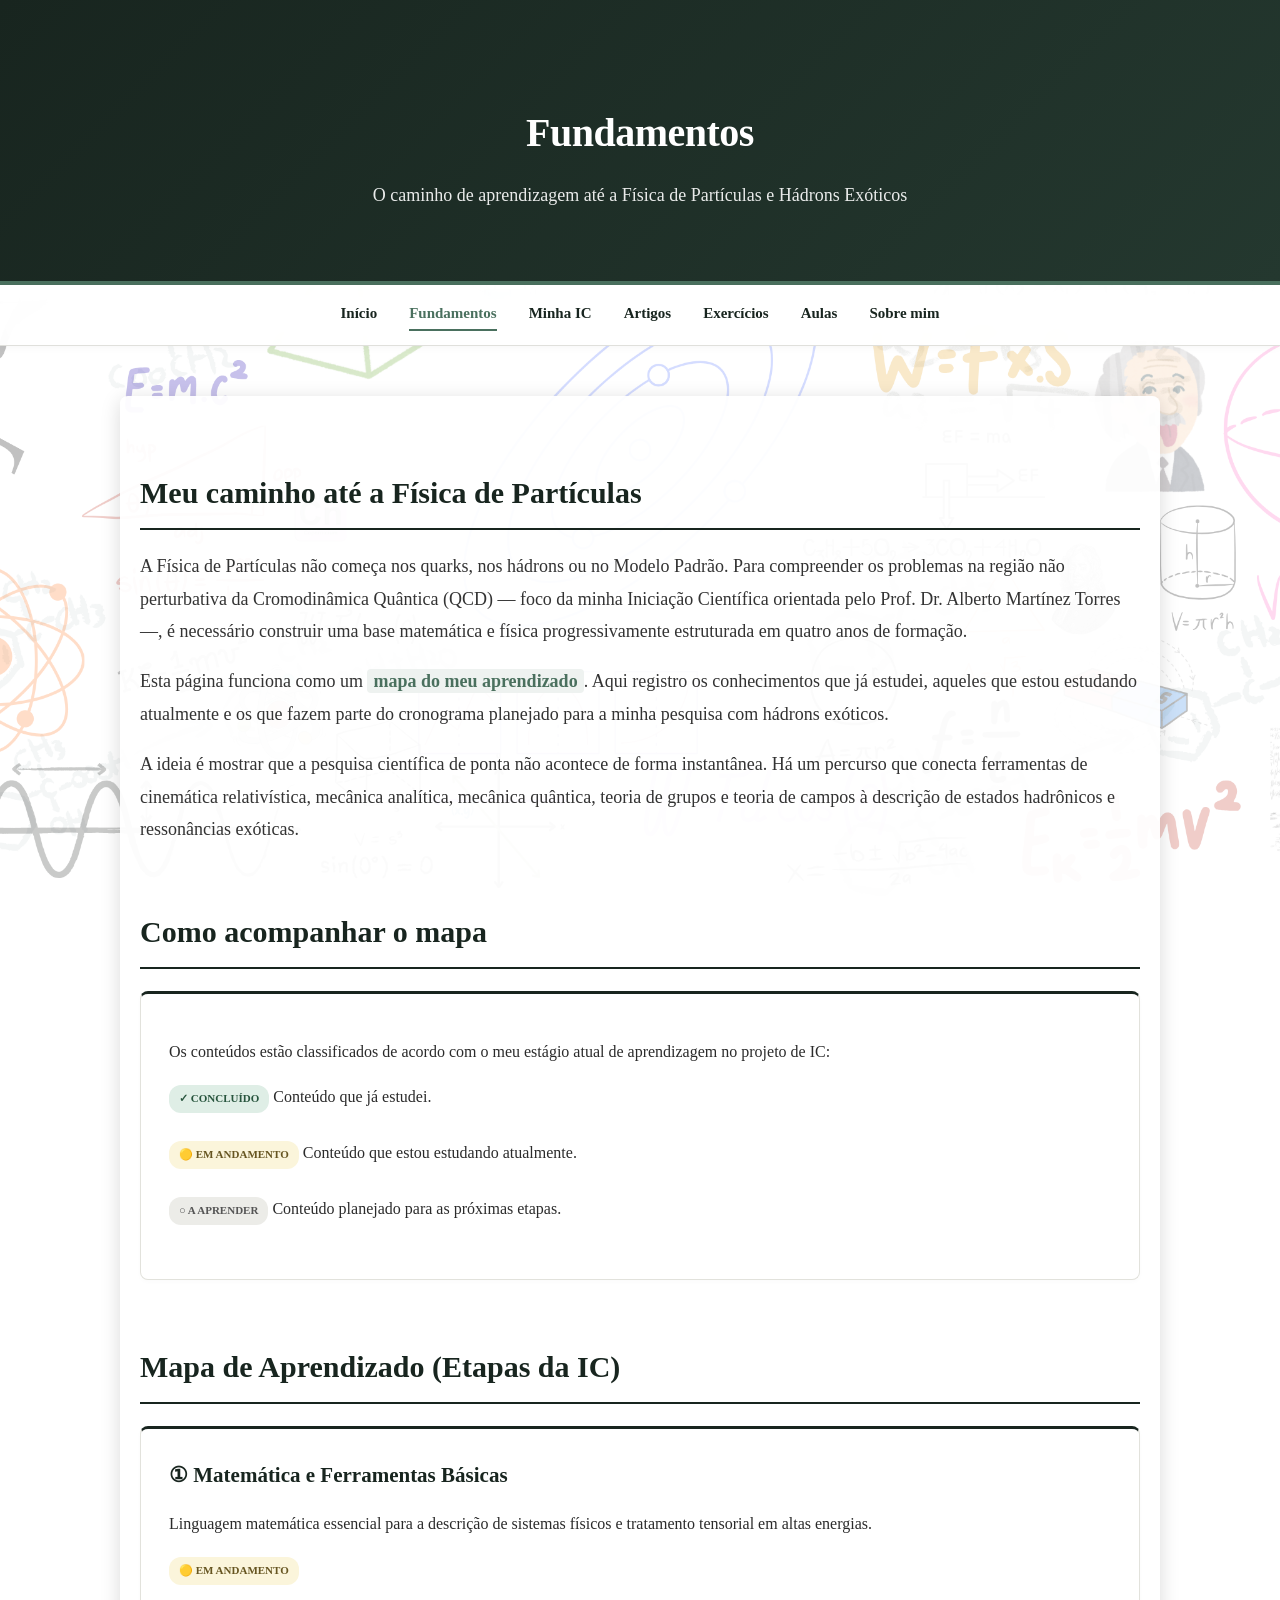
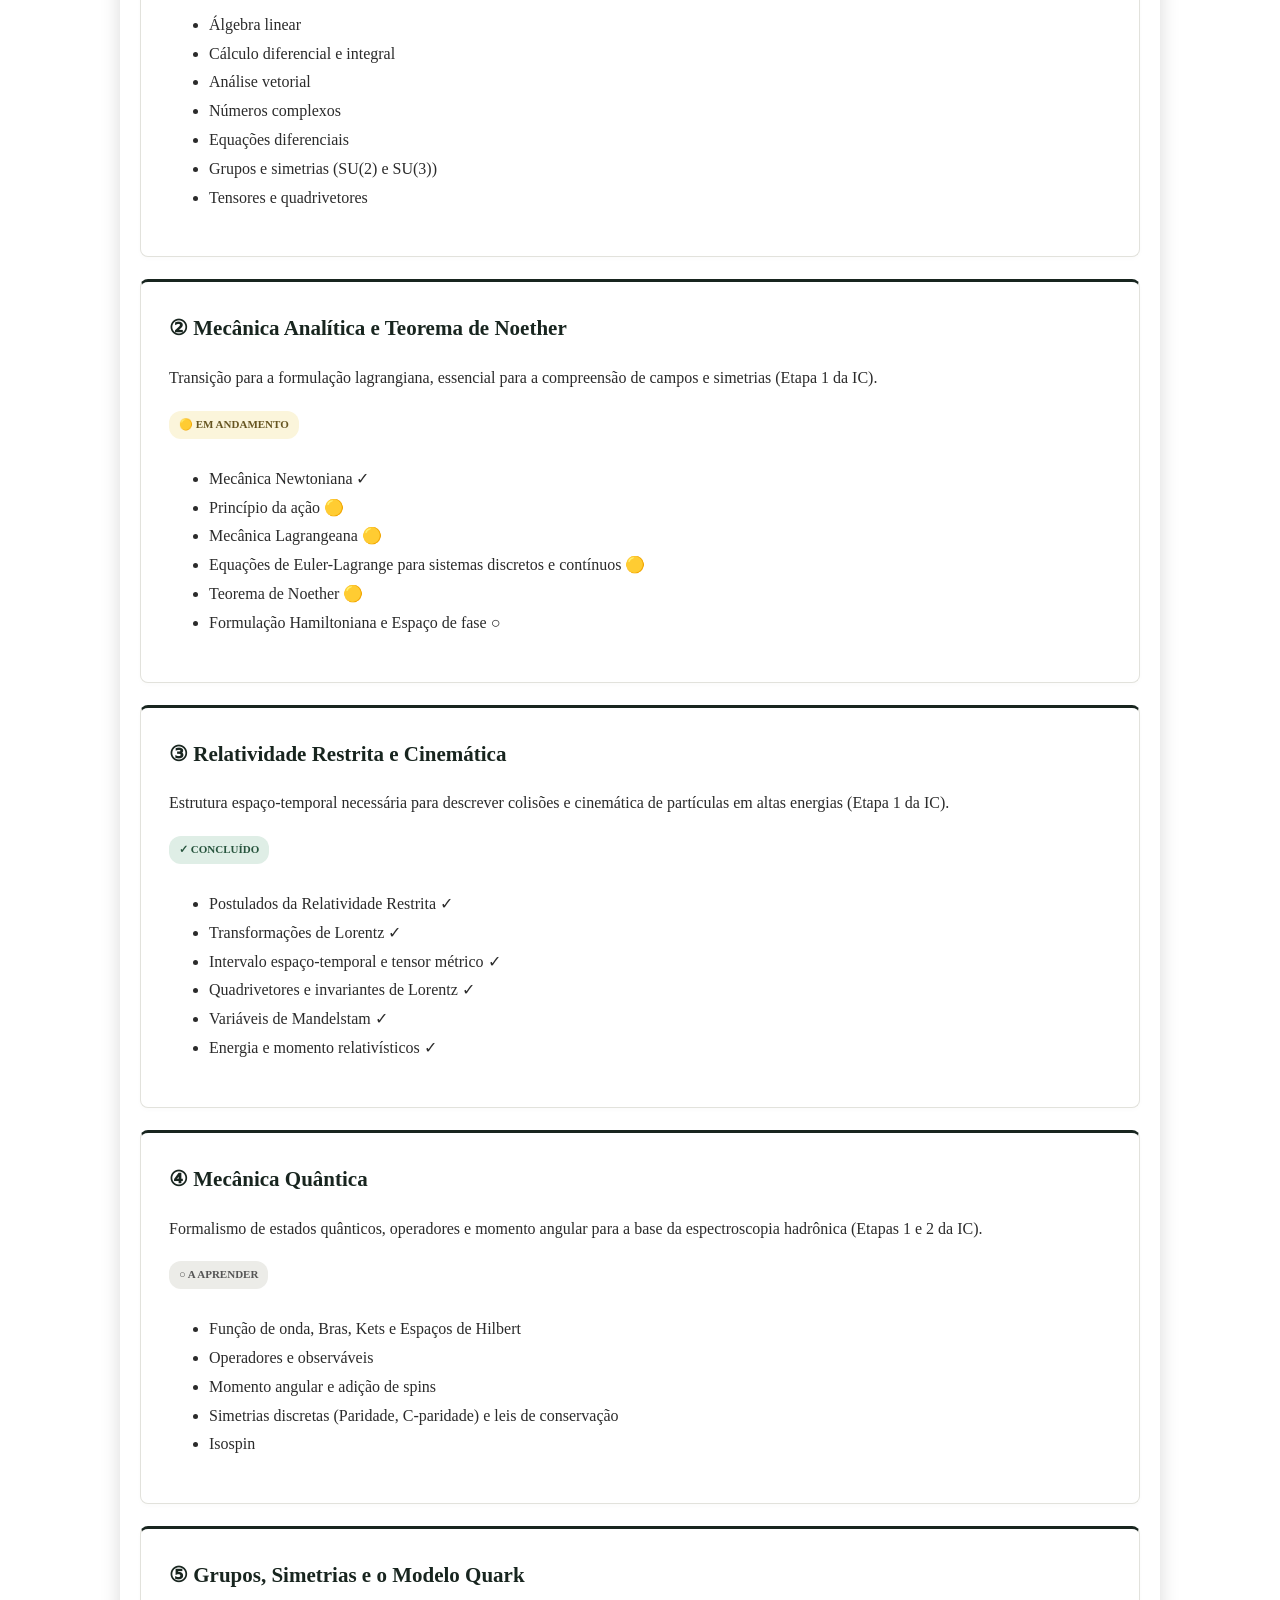
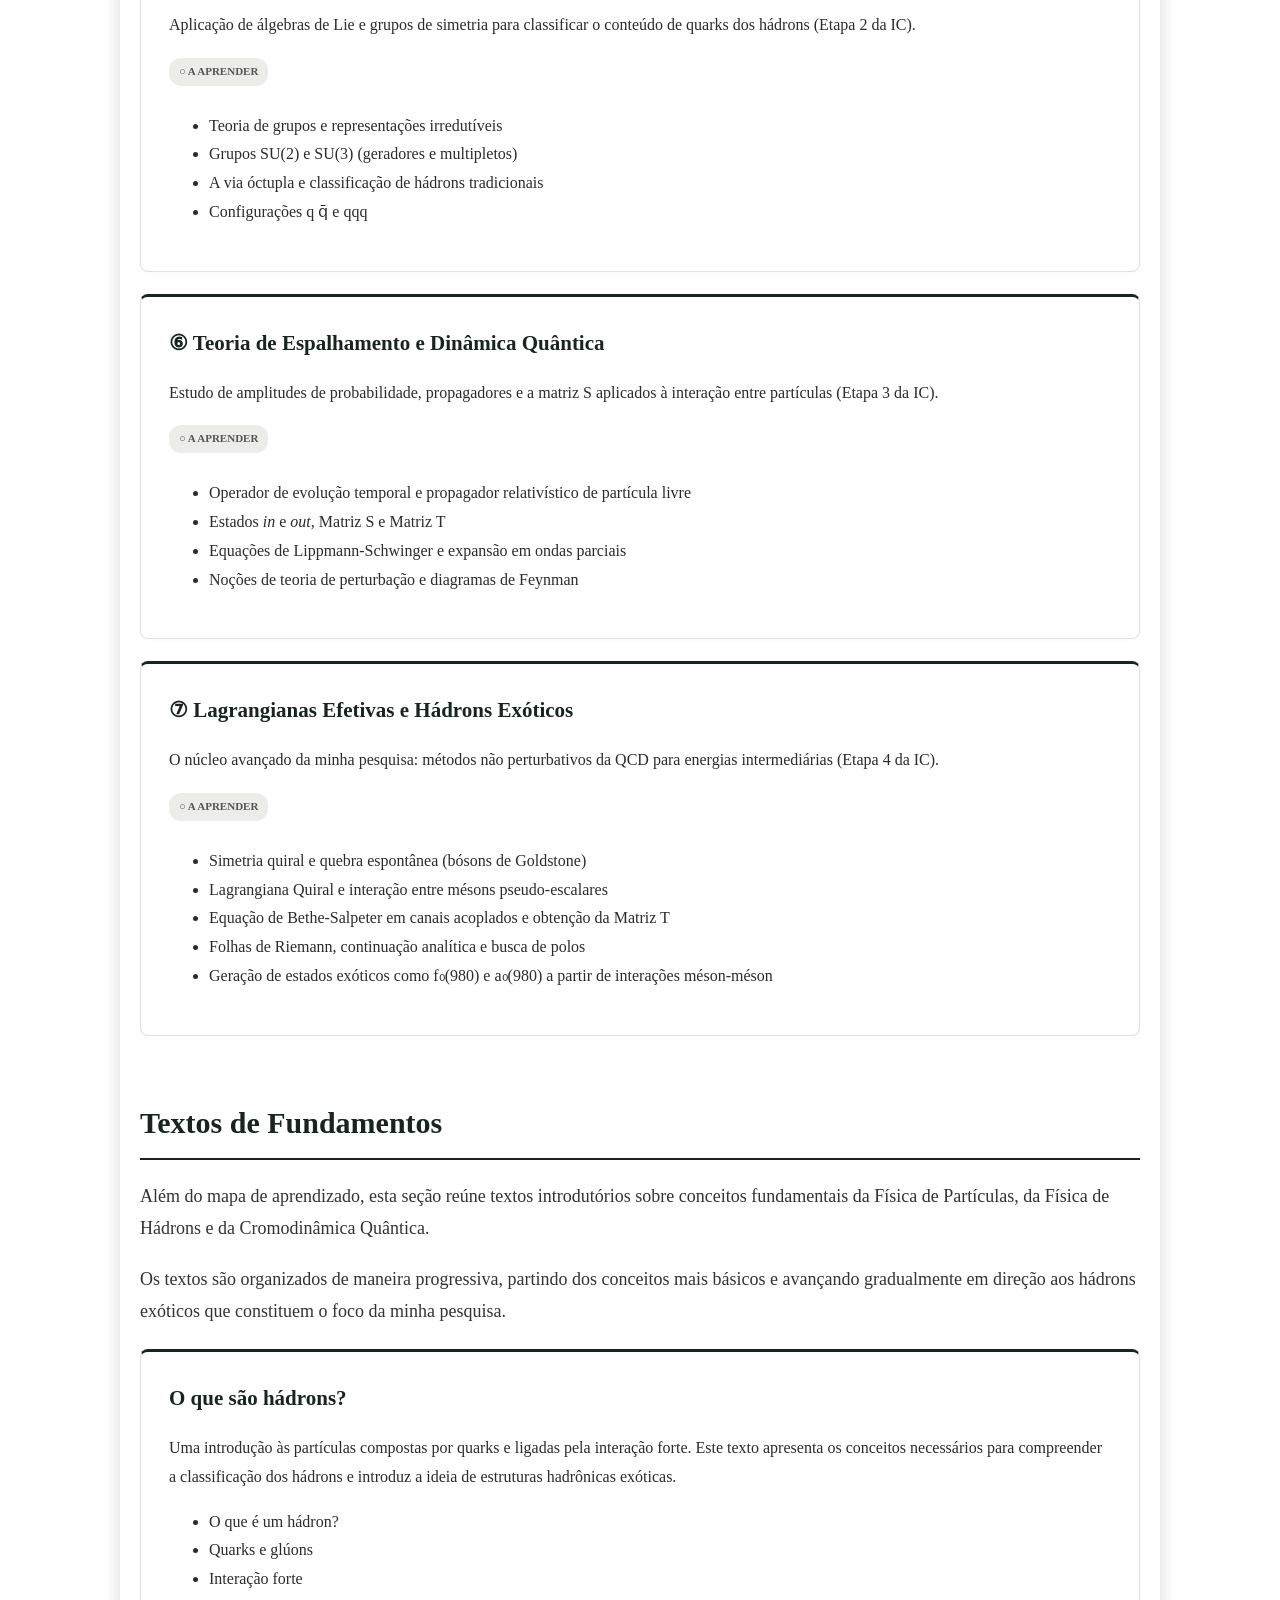
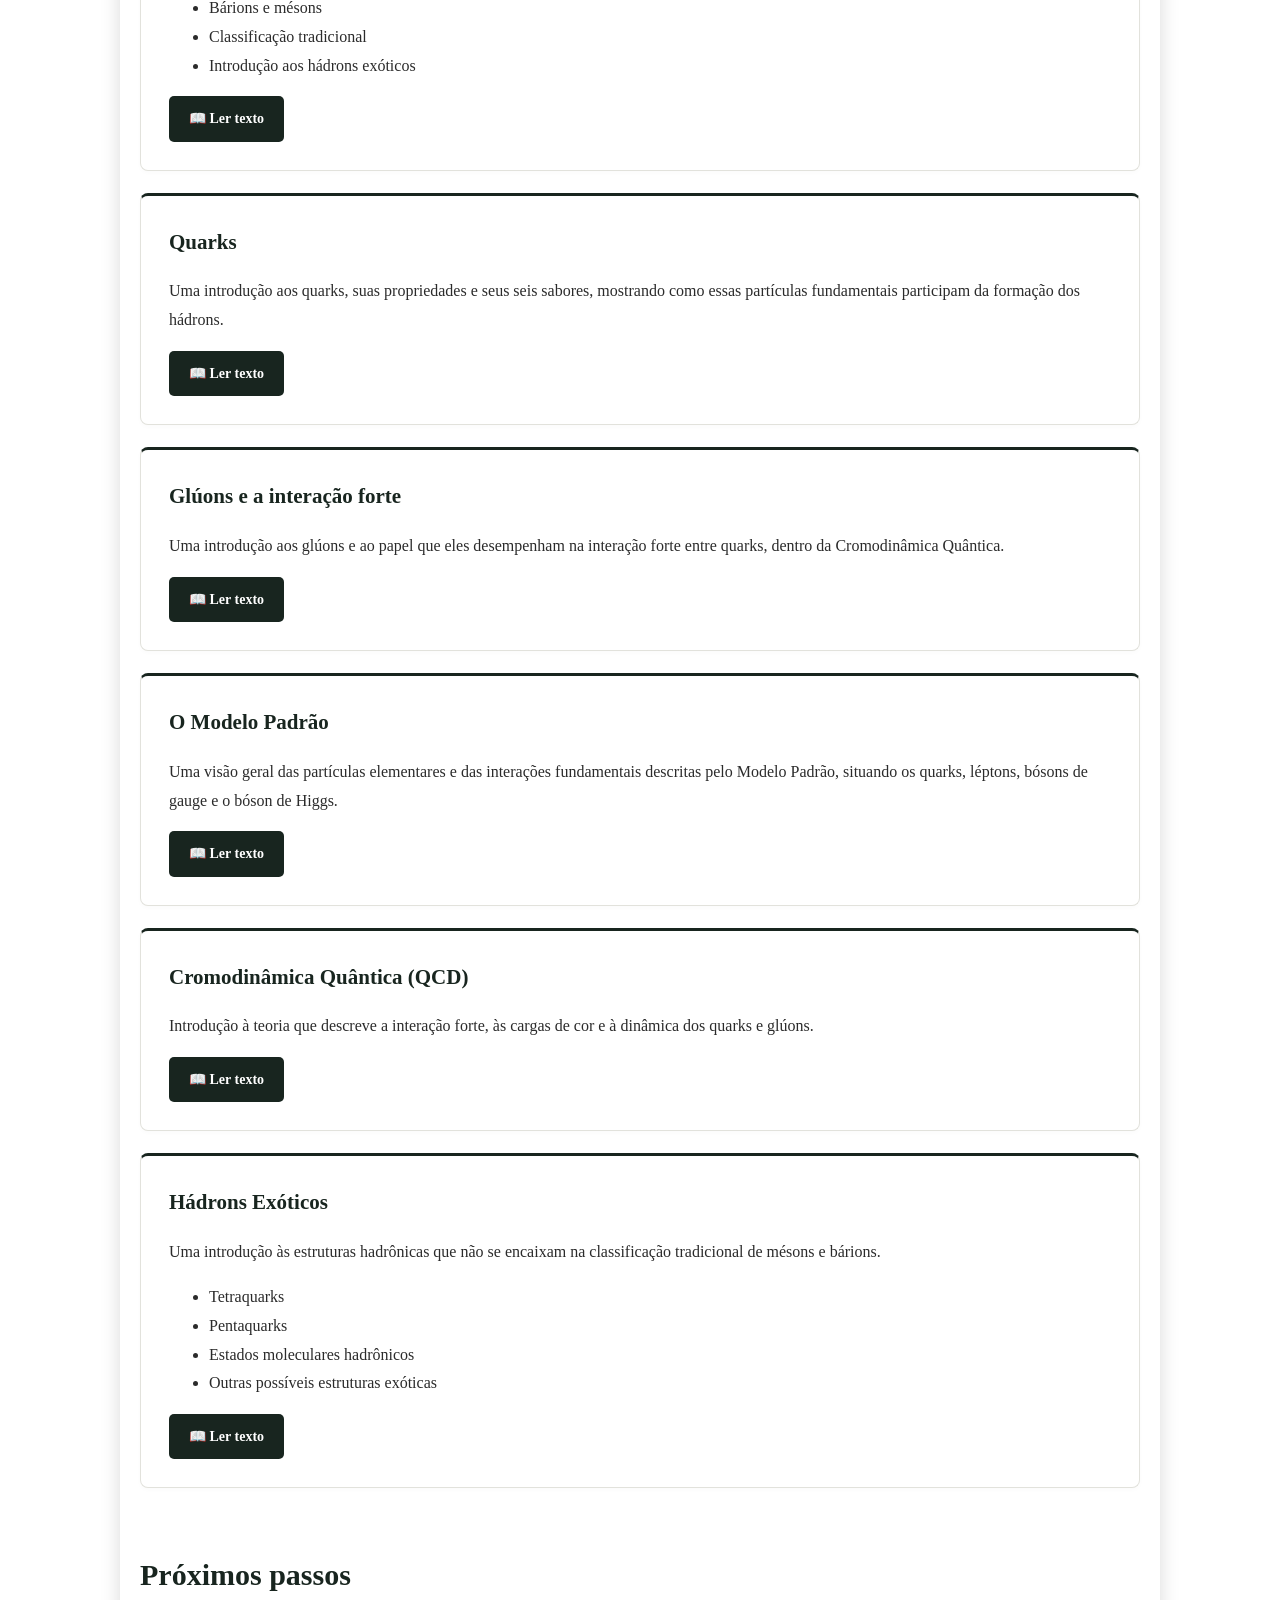
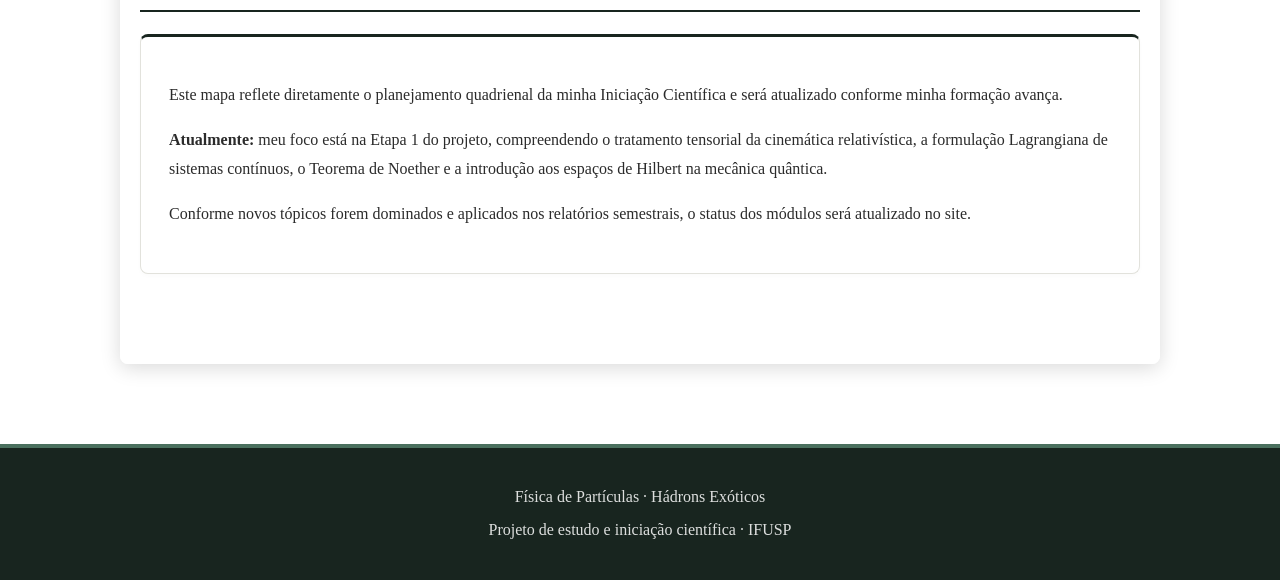
<file: fundamentos.html>
<!DOCTYPE html>

<html lang="pt-BR">
<head>
    <meta charset="UTF-8">
    <meta name="viewport" content="width=device-width, initial-scale=1.0">
    <title>Fundamentos | Física de Hádrons Exóticos</title>
    <link rel="stylesheet" href="style.css">
</head>
<body>

<!-- =========================
     CABEÇALHO
     ========================= -->
<header>
    <h1>Fundamentos</h1>
    <p>O caminho de aprendizagem até a Física de Partículas e Hádrons Exóticos</p>
</header>


<!-- =========================
     MENU
     ========================= -->
<nav>
    <a href="index.html">Início</a>
    <a href="fundamentos.html" class="active">Fundamentos</a>
    <a href="ic.html">Minha IC</a>
    <a href="artigos.html">Artigos</a>
    <a href="exercicios.html">Exercícios</a>
    <a href="aulas.html">Aulas</a>
    <a href="sobre.html">Sobre mim</a>
</nav>


<!-- =========================
     CONTEÚDO
     ========================= -->
<main>

    <!-- =========================
         INTRODUÇÃO
         ========================= -->
    <section>
        <h2>Meu caminho até a Física de Partículas</h2>

        <div class="intro-texto">

            <p>
                A Física de Partículas não começa nos quarks, nos hádrons
                ou no Modelo Padrão. Para compreender os problemas na região
                não perturbativa da Cromodinâmica Quântica (QCD) — foco da
                minha Iniciação Científica orientada pelo Prof. Dr. Alberto
                Martínez Torres —, é necessário construir uma base matemática
                e física progressivamente estruturada em quatro anos de formação.
            </p>

            <p>
                Esta página funciona como um
                <span class="highlight">mapa do meu aprendizado</span>.
                Aqui registro os conhecimentos que já estudei, aqueles
                que estou estudando atualmente e os que fazem parte
                do cronograma planejado para a minha pesquisa com hádrons exóticos.
            </p>

            <p>
                A ideia é mostrar que a pesquisa científica de ponta não acontece
                de forma instantânea. Há um percurso que conecta ferramentas
                de cinemática relativística, mecânica analítica, mecânica quântica,
                teoria de grupos e teoria de campos à descrição de estados
                hadrônicos e ressonâncias exóticas.
            </p>

        </div>
    </section>


    <!-- =========================
         LEGENDA
         ========================= -->
    <section>
        <h2>Como acompanhar o mapa</h2>

        <div class="card">

            <p>
                Os conteúdos estão classificados de acordo com o meu
                estágio atual de aprendizagem no projeto de IC:
            </p>

            <p>
                <span class="status status-concluido">
                    ✓ Concluído
                </span>
                Conteúdo que já estudei.
            </p>

            <p>
                <span class="status status-andamento">
                    🟡 Em andamento
                </span>
                Conteúdo que estou estudando atualmente.
            </p>

            <p>
                <span class="status status-futuro">
                    ○ A aprender
                </span>
                Conteúdo planejado para as próximas etapas.
            </p>

        </div>
    </section>


    <!-- =========================
         MAPA DE APRENDIZADO
         ========================= -->
    <section>
        <h2>Mapa de Aprendizado (Etapas da IC)</h2>


        <!-- =========================
             ① MATEMÁTICA
             ========================= -->
        <div class="card">

            <h3>① Matemática e Ferramentas Básicas</h3>

            <p>
                Linguagem matemática essencial para a descrição de sistemas
                físicos e tratamento tensorial em altas energias.
            </p>

            <p>
                <span class="status status-andamento">
                    🟡 Em andamento
                </span>
            </p>

            <ul>
                <li>Álgebra linear</li>
                <li>Cálculo diferencial e integral</li>
                <li>Análise vetorial</li>
                <li>Números complexos</li>
                <li>Equações diferenciais</li>
                <li>Grupos e simetrias (SU(2) e SU(3))</li>
                <li>Tensores e quadrivetores</li>
            </ul>

        </div>


        <!-- =========================
             ② MECÂNICA ANALÍTICA
             ========================= -->
        <div class="card">

            <h3>② Mecânica Analítica e Teorema de Noether</h3>

            <p>
                Transição para a formulação lagrangiana, essencial para a
                compreensão de campos e simetrias (Etapa 1 da IC).
            </p>

            <p>
                <span class="status status-andamento">
                    🟡 Em andamento
                </span>
            </p>

            <ul>
                <li>Mecânica Newtoniana ✓</li>
                <li>Princípio da ação 🟡</li>
                <li>Mecânica Lagrangeana 🟡</li>
                <li>Equações de Euler-Lagrange para sistemas discretos e contínuos 🟡</li>
                <li>Teorema de Noether 🟡</li>
                <li>Formulação Hamiltoniana e Espaço de fase ○</li>
            </ul>

        </div>


        <!-- =========================
             ③ RELATIVIDADE
             ========================= -->
        <div class="card">

            <h3>③ Relatividade Restrita e Cinemática</h3>

            <p>
                Estrutura espaço-temporal necessária para descrever colisões e
                cinemática de partículas em altas energias (Etapa 1 da IC).
            </p>

            <p>
                <span class="status status-concluido">
                    ✓ Concluído
                </span>
            </p>

            <ul>
                <li>Postulados da Relatividade Restrita ✓</li>
                <li>Transformações de Lorentz ✓</li>
                <li>Intervalo espaço-temporal e tensor métrico ✓</li>
                <li>Quadrivetores e invariantes de Lorentz ✓</li>
                <li>Variáveis de Mandelstam ✓</li>
                <li>Energia e momento relativísticos ✓</li>
            </ul>

        </div>


        <!-- =========================
             ④ MECÂNICA QUÂNTICA
             ========================= -->
        <div class="card">

            <h3>④ Mecânica Quântica</h3>

            <p>
                Formalismo de estados quânticos, operadores e momento angular
                para a base da espectroscopia hadrônica (Etapas 1 e 2 da IC).
            </p>

            <p>
                <span class="status status-futuro">
                    ○ A aprender
                </span>
            </p>

            <ul>
                <li>Função de onda, Bras, Kets e Espaços de Hilbert</li>
                <li>Operadores e observáveis</li>
                <li>Momento angular e adição de spins</li>
                <li>Simetrias discretas (Paridade, C-paridade) e leis de conservação</li>
                <li>Isospin</li>
            </ul>

        </div>


        <!-- =========================
             ⑤ GRUPOS E MODELO QUARK
             ========================= -->
        <div class="card">

            <h3>⑤ Grupos, Simetrias e o Modelo Quark</h3>

            <p>
                Aplicação de álgebras de Lie e grupos de simetria para classificar
                o conteúdo de quarks dos hádrons (Etapa 2 da IC).
            </p>

            <p>
                <span class="status status-futuro">
                    ○ A aprender
                </span>
            </p>

            <ul>
                <li>Teoria de grupos e representações irredutíveis</li>
                <li>Grupos SU(2) e SU(3) (geradores e multipletos)</li>
                <li>A via óctupla e classificação de hádrons tradicionais</li>
                <li>Configurações q q̄ e qqq</li>
            </ul>

        </div>


        <!-- =========================
             ⑥ ESPALHAMENTO
             ========================= -->
        <div class="card">

            <h3>⑥ Teoria de Espalhamento e Dinâmica Quântica</h3>

            <p>
                Estudo de amplitudes de probabilidade, propagadores e a matriz S
                aplicados à interação entre partículas (Etapa 3 da IC).
            </p>

            <p>
                <span class="status status-futuro">
                    ○ A aprender
                </span>
            </p>

            <ul>
                <li>Operador de evolução temporal e propagador relativístico de partícula livre</li>
                <li>Estados <em>in</em> e <em>out</em>, Matriz S e Matriz T</li>
                <li>Equações de Lippmann-Schwinger e expansão em ondas parciais</li>
                <li>Noções de teoria de perturbação e diagramas de Feynman</li>
            </ul>

        </div>


        <!-- =========================
             ⑦ LAGRANGIANAS EFETIVAS
             ========================= -->
        <div class="card">

            <h3>⑦ Lagrangianas Efetivas e Hádrons Exóticos</h3>

            <p>
                O núcleo avançado da minha pesquisa: métodos não perturbativos
                da QCD para energias intermediárias (Etapa 4 da IC).
            </p>

            <p>
                <span class="status status-futuro">
                    ○ A aprender
                </span>
            </p>

            <ul>
                <li>Simetria quiral e quebra espontânea (bósons de Goldstone)</li>
                <li>Lagrangiana Quiral e interação entre mésons pseudo-escalares</li>
                <li>Equação de Bethe-Salpeter em canais acoplados e obtenção da Matriz T</li>
                <li>Folhas de Riemann, continuação analítica e busca de polos</li>
                <li>Geração de estados exóticos como f₀(980) e a₀(980) a partir de interações méson-méson</li>
            </ul>

        </div>

    </section>


    <!-- =========================
         TEXTOS DE FUNDAMENTOS
         ========================= -->
    <section>

        <h2>Textos de Fundamentos</h2>

        <div class="intro-texto">

            <p>
                Além do mapa de aprendizado, esta seção reúne textos
                introdutórios sobre conceitos fundamentais da Física de
                Partículas, da Física de Hádrons e da Cromodinâmica Quântica.
            </p>

            <p>
                Os textos são organizados de maneira progressiva, partindo
                dos conceitos mais básicos e avançando gradualmente em direção
                aos hádrons exóticos que constituem o foco da minha pesquisa.
            </p>

        </div>


        <!-- HÁDRONS -->
        <div class="card">

            <h3>O que são hádrons?</h3>

            <p>
                Uma introdução às partículas compostas por quarks e ligadas
                pela interação forte. Este texto apresenta os conceitos
                necessários para compreender a classificação dos hádrons
                e introduz a ideia de estruturas hadrônicas exóticas.
            </p>

            <ul>
                <li>O que é um hádron?</li>
                <li>Quarks e glúons</li>
                <li>Interação forte</li>
                <li>Bárions e mésons</li>
                <li>Classificação tradicional</li>
                <li>Introdução aos hádrons exóticos</li>
            </ul>

            <div class="article-actions" style="margin-top: 15px;">
                <a href="hadron.html" class="button">
                    📖 Ler texto
                </a>
            </div>

        </div>


        <!-- QUARKS -->
        <div class="card">

            <h3>Quarks</h3>

            <p>
                Uma introdução aos quarks, suas propriedades e seus seis
                sabores, mostrando como essas partículas fundamentais
                participam da formação dos hádrons.
            </p>

            <div class="article-actions" style="margin-top: 15px;">
                <a href="quarks.html" class="button">
                    📖 Ler texto
                </a>
            </div>

        </div>


        <!-- GLÚONS -->
        <div class="card">

            <h3>Glúons e a interação forte</h3>

            <p>
                Uma introdução aos glúons e ao papel que eles desempenham
                na interação forte entre quarks, dentro da Cromodinâmica
                Quântica.
            </p>

            <div class="article-actions" style="margin-top: 15px;">
                <a href="gluons.html" class="button">
                    📖 Ler texto
                </a>
            </div>

        </div>


        <!-- MODELO PADRÃO -->
        <div class="card">

            <h3>O Modelo Padrão</h3>

            <p>
                Uma visão geral das partículas elementares e das interações
                fundamentais descritas pelo Modelo Padrão, situando os quarks,
                léptons, bósons de gauge e o bóson de Higgs.
            </p>

            <div class="article-actions" style="margin-top: 15px;">
                <a href="modelo-padrao.html" class="button">
                    📖 Ler texto
                </a>
            </div>

        </div>


        <!-- QCD -->
        <div class="card">

            <h3>Cromodinâmica Quântica (QCD)</h3>

            <p>
                Introdução à teoria que descreve a interação forte,
                às cargas de cor e à dinâmica dos quarks e glúons.
            </p>

            <div class="article-actions" style="margin-top: 15px;">
                <a href="qcd.html" class="button">
                    📖 Ler texto
                </a>
            </div>

        </div>


        <!-- HÁDRONS EXÓTICOS -->
        <div class="card">

            <h3>Hádrons Exóticos</h3>

            <p>
                Uma introdução às estruturas hadrônicas que não se encaixam
                na classificação tradicional de mésons e bárions.
            </p>

            <ul>
                <li>Tetraquarks</li>
                <li>Pentaquarks</li>
                <li>Estados moleculares hadrônicos</li>
                <li>Outras possíveis estruturas exóticas</li>
            </ul>

            <div class="article-actions" style="margin-top: 15px;">
                <a href="hadron-exotico.html" class="button">
                    📖 Ler texto
                </a>
            </div>

        </div>

    </section>


    <!-- =========================
         PRÓXIMOS PASSOS
         ========================= -->
    <section>

        <h2>Próximos passos</h2>

        <div class="card">

            <p>
                Este mapa reflete diretamente o planejamento quadrienal da minha
                Iniciação Científica e será atualizado conforme minha formação avança.
            </p>

            <p>
                <strong>Atualmente:</strong>
                meu foco está na Etapa 1 do projeto, compreendendo o tratamento
                tensorial da cinemática relativística, a formulação Lagrangiana de
                sistemas contínuos, o Teorema de Noether e a introdução aos espaços
                de Hilbert na mecânica quântica.
            </p>

            <p>
                Conforme novos tópicos forem dominados e aplicados nos relatórios
                semestrais, o status dos módulos será atualizado no site.
            </p>

        </div>

    </section>

</main>


<!-- =========================
     RODAPÉ
     ========================= -->
<footer>

    <p>
        Física de Partículas · Hádrons Exóticos
    </p>

    <p>
        Projeto de estudo e iniciação científica · IFUSP
    </p>

</footer>

</body>
</html>
</file>
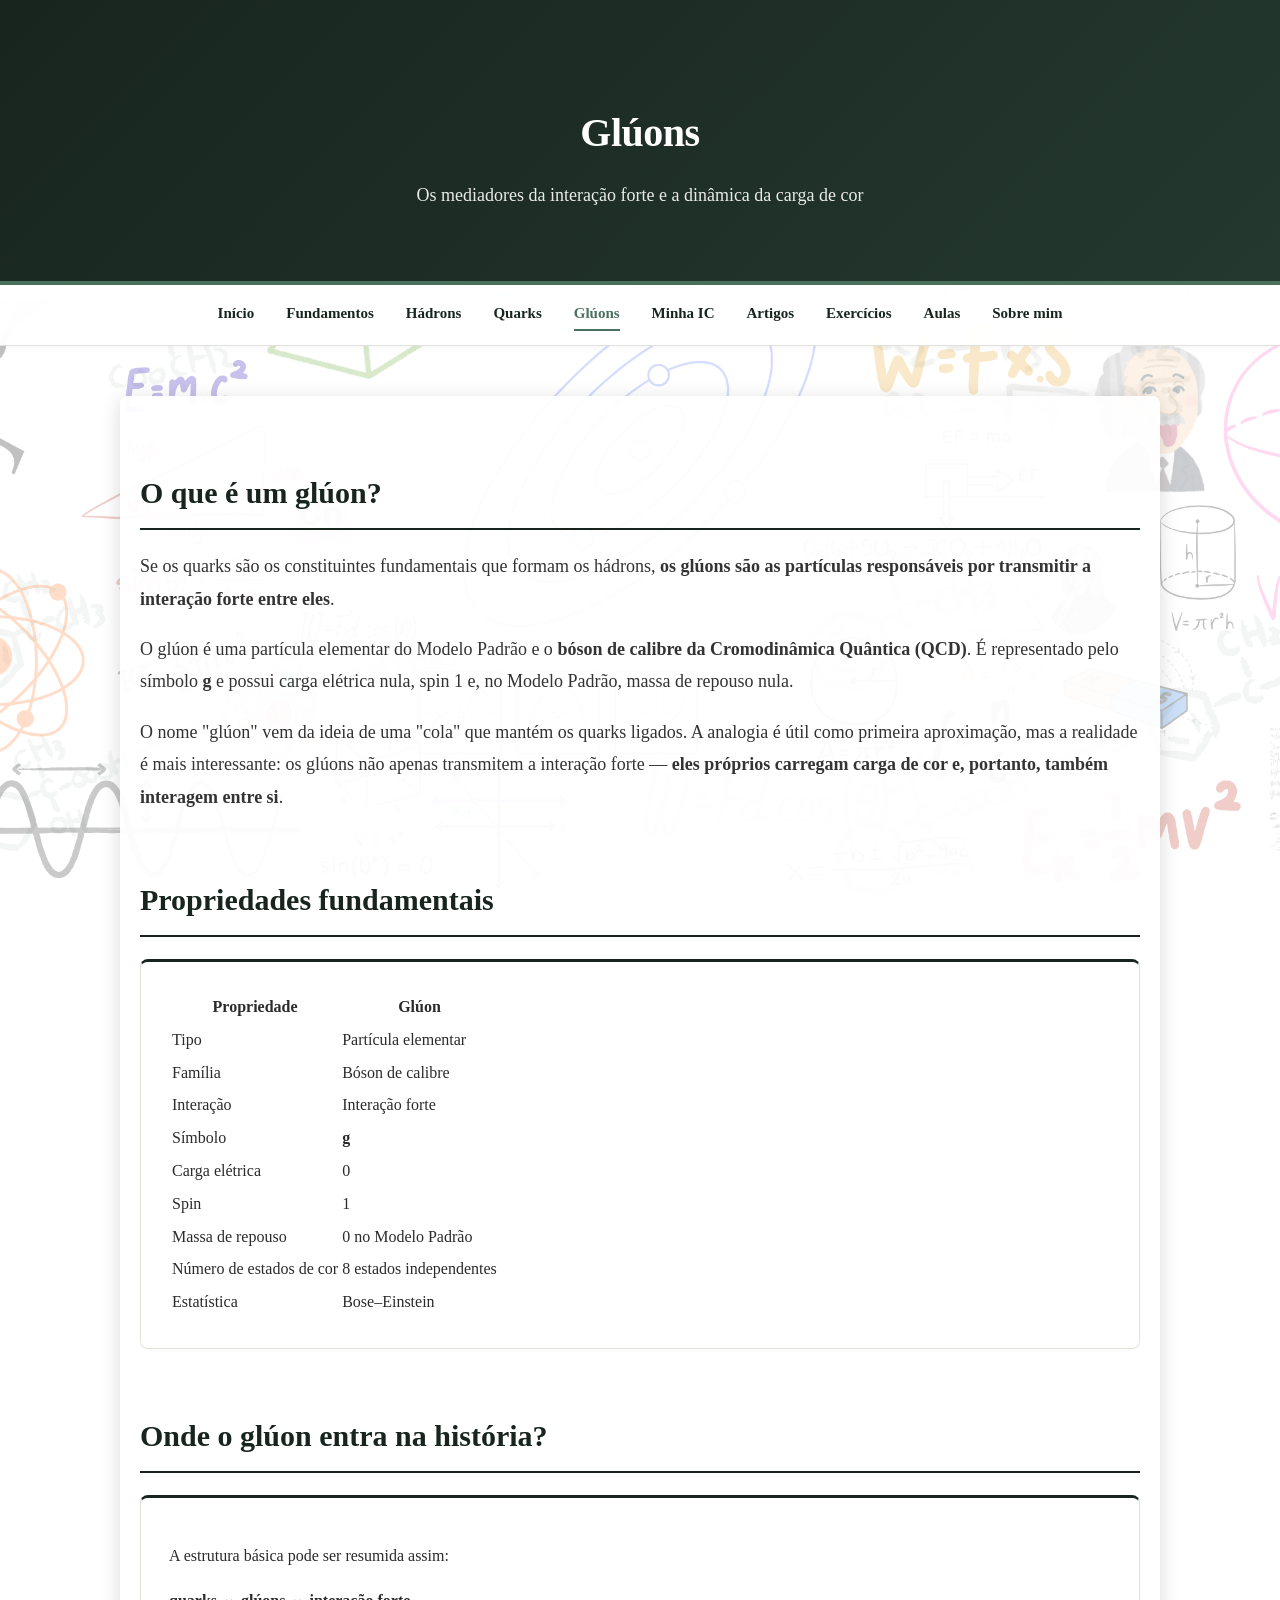
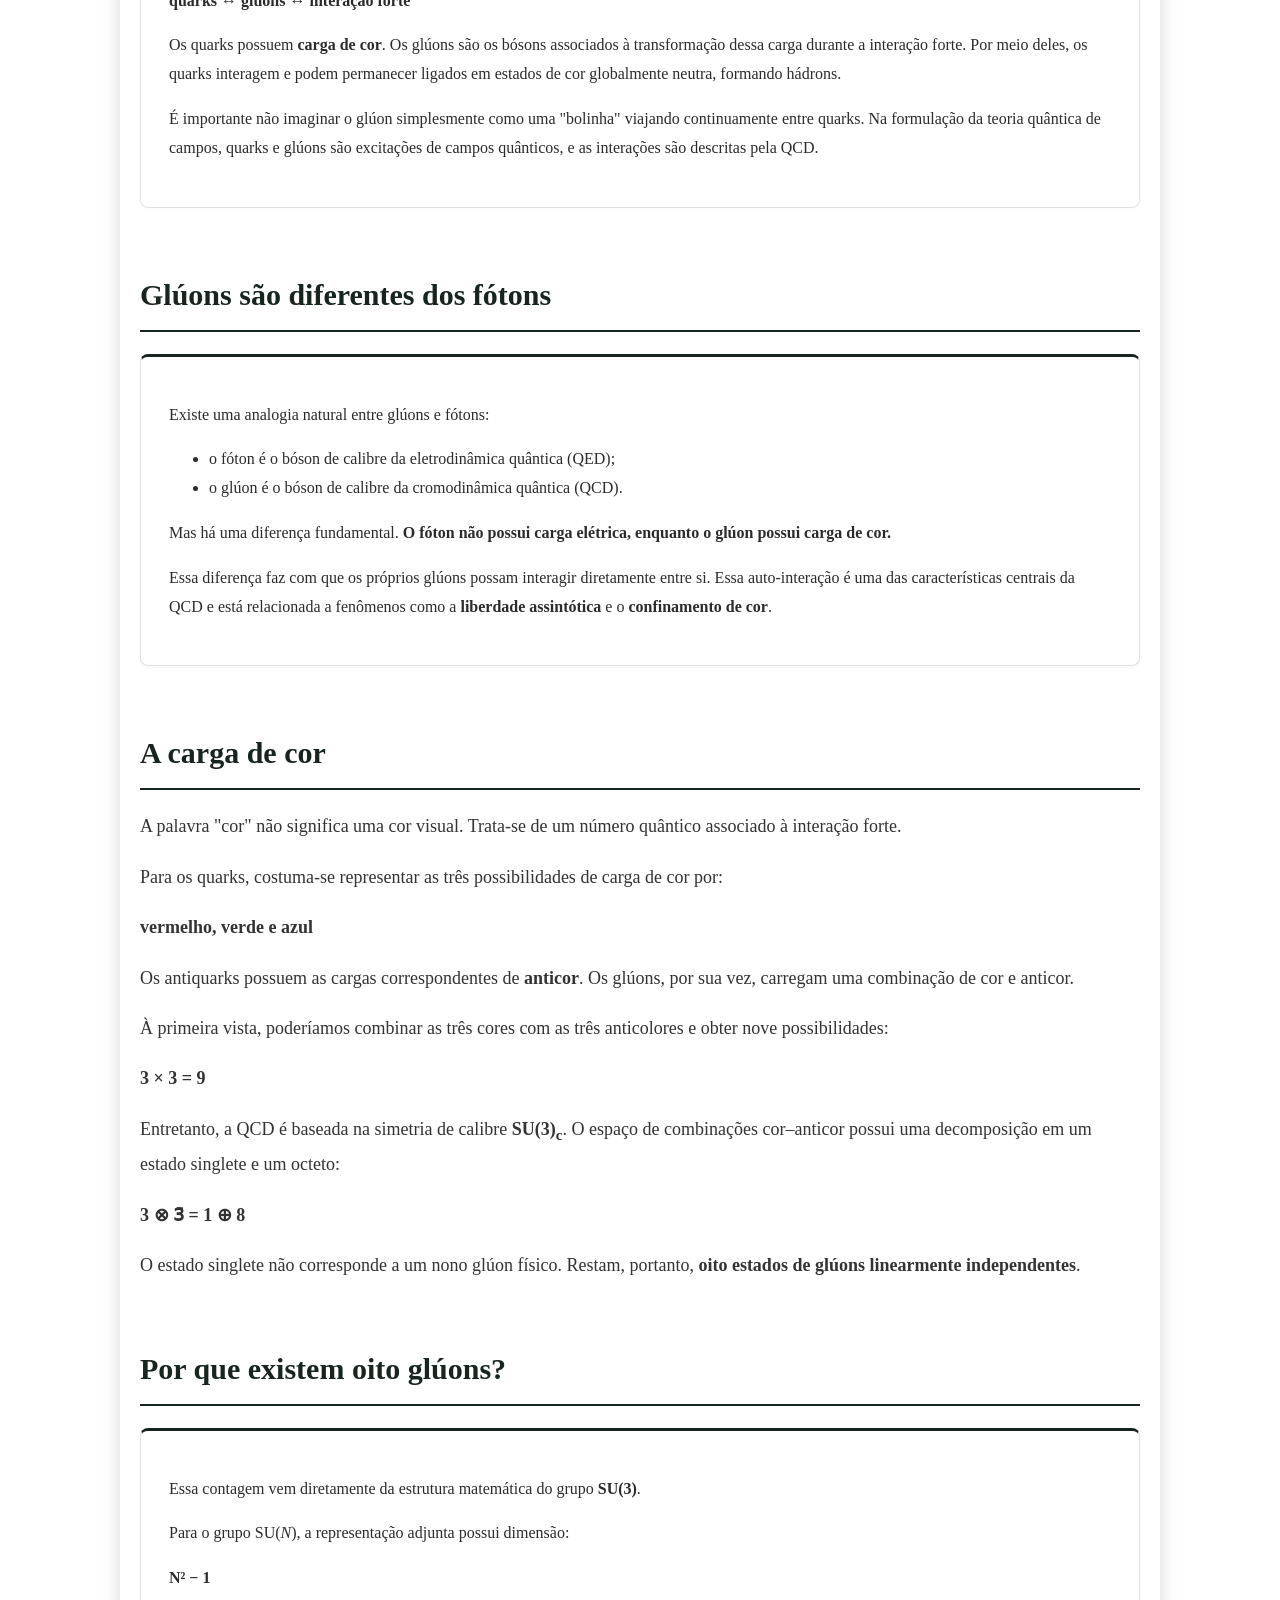
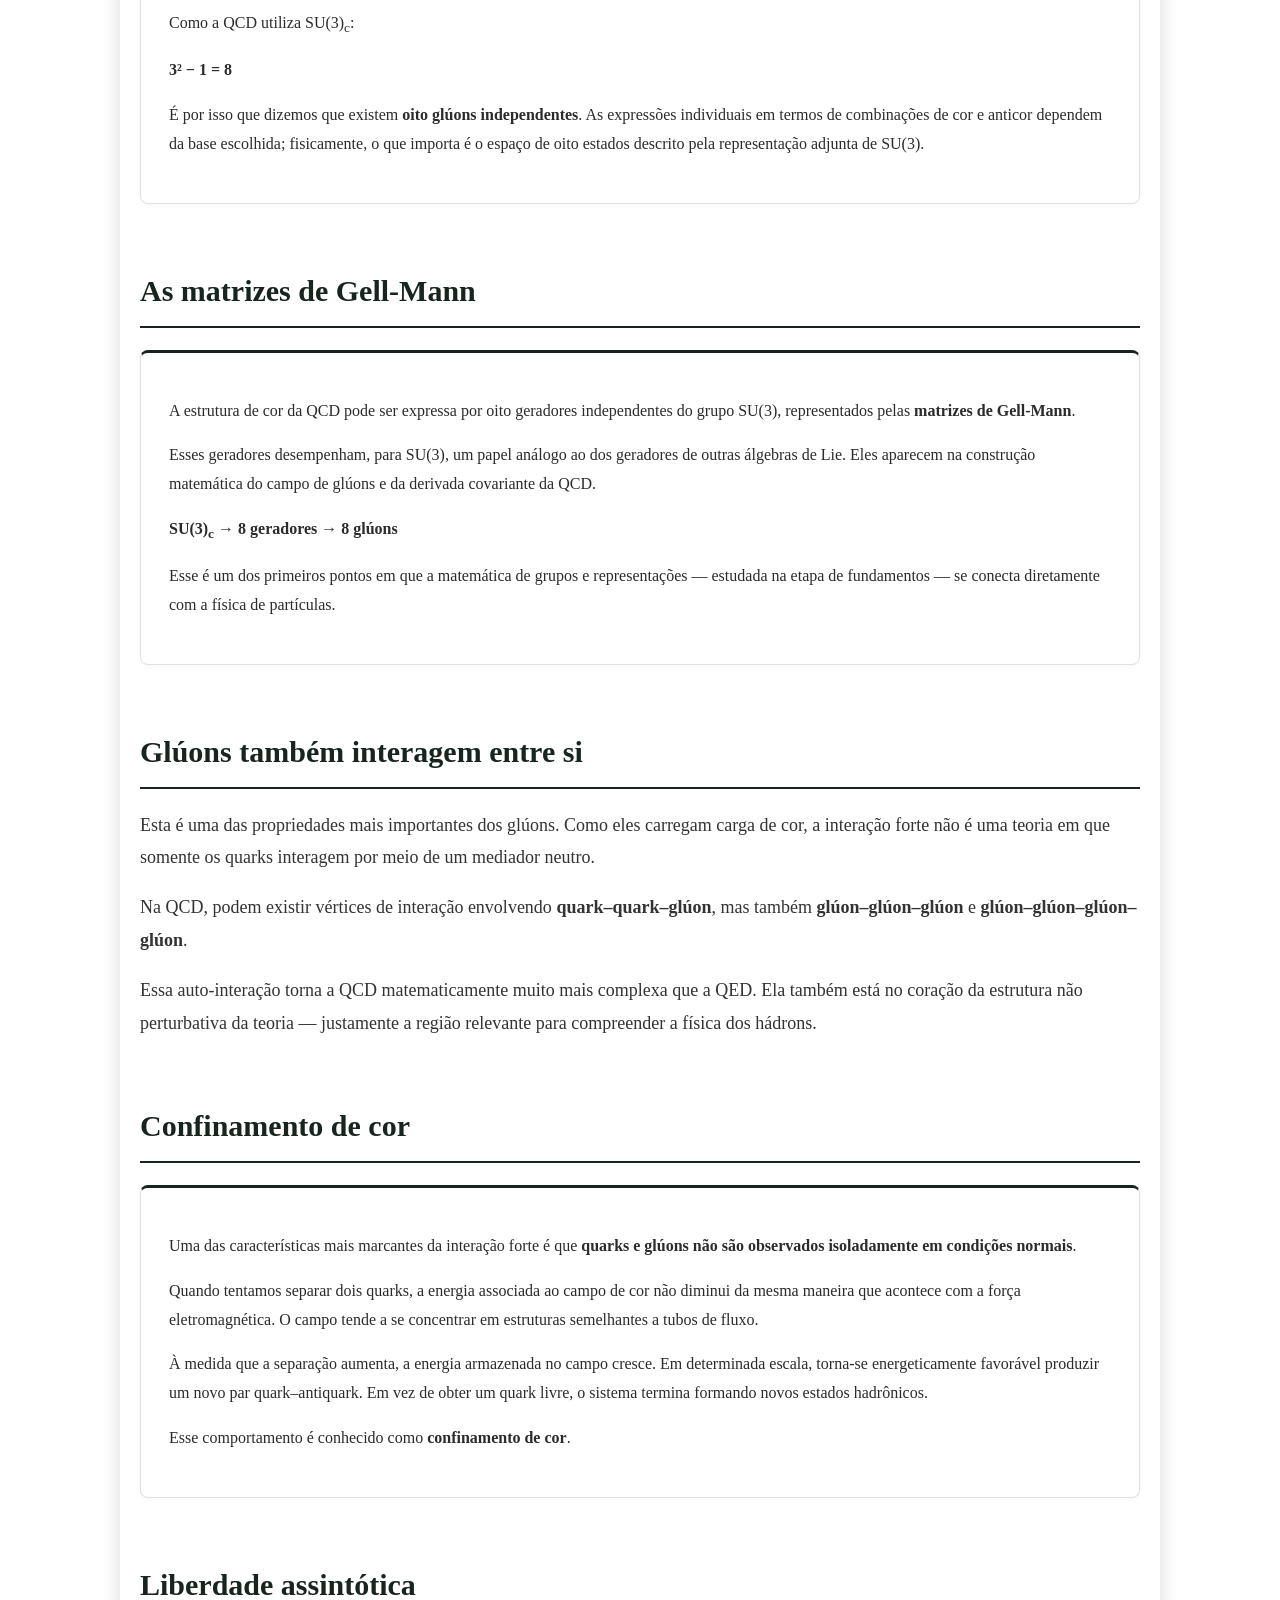
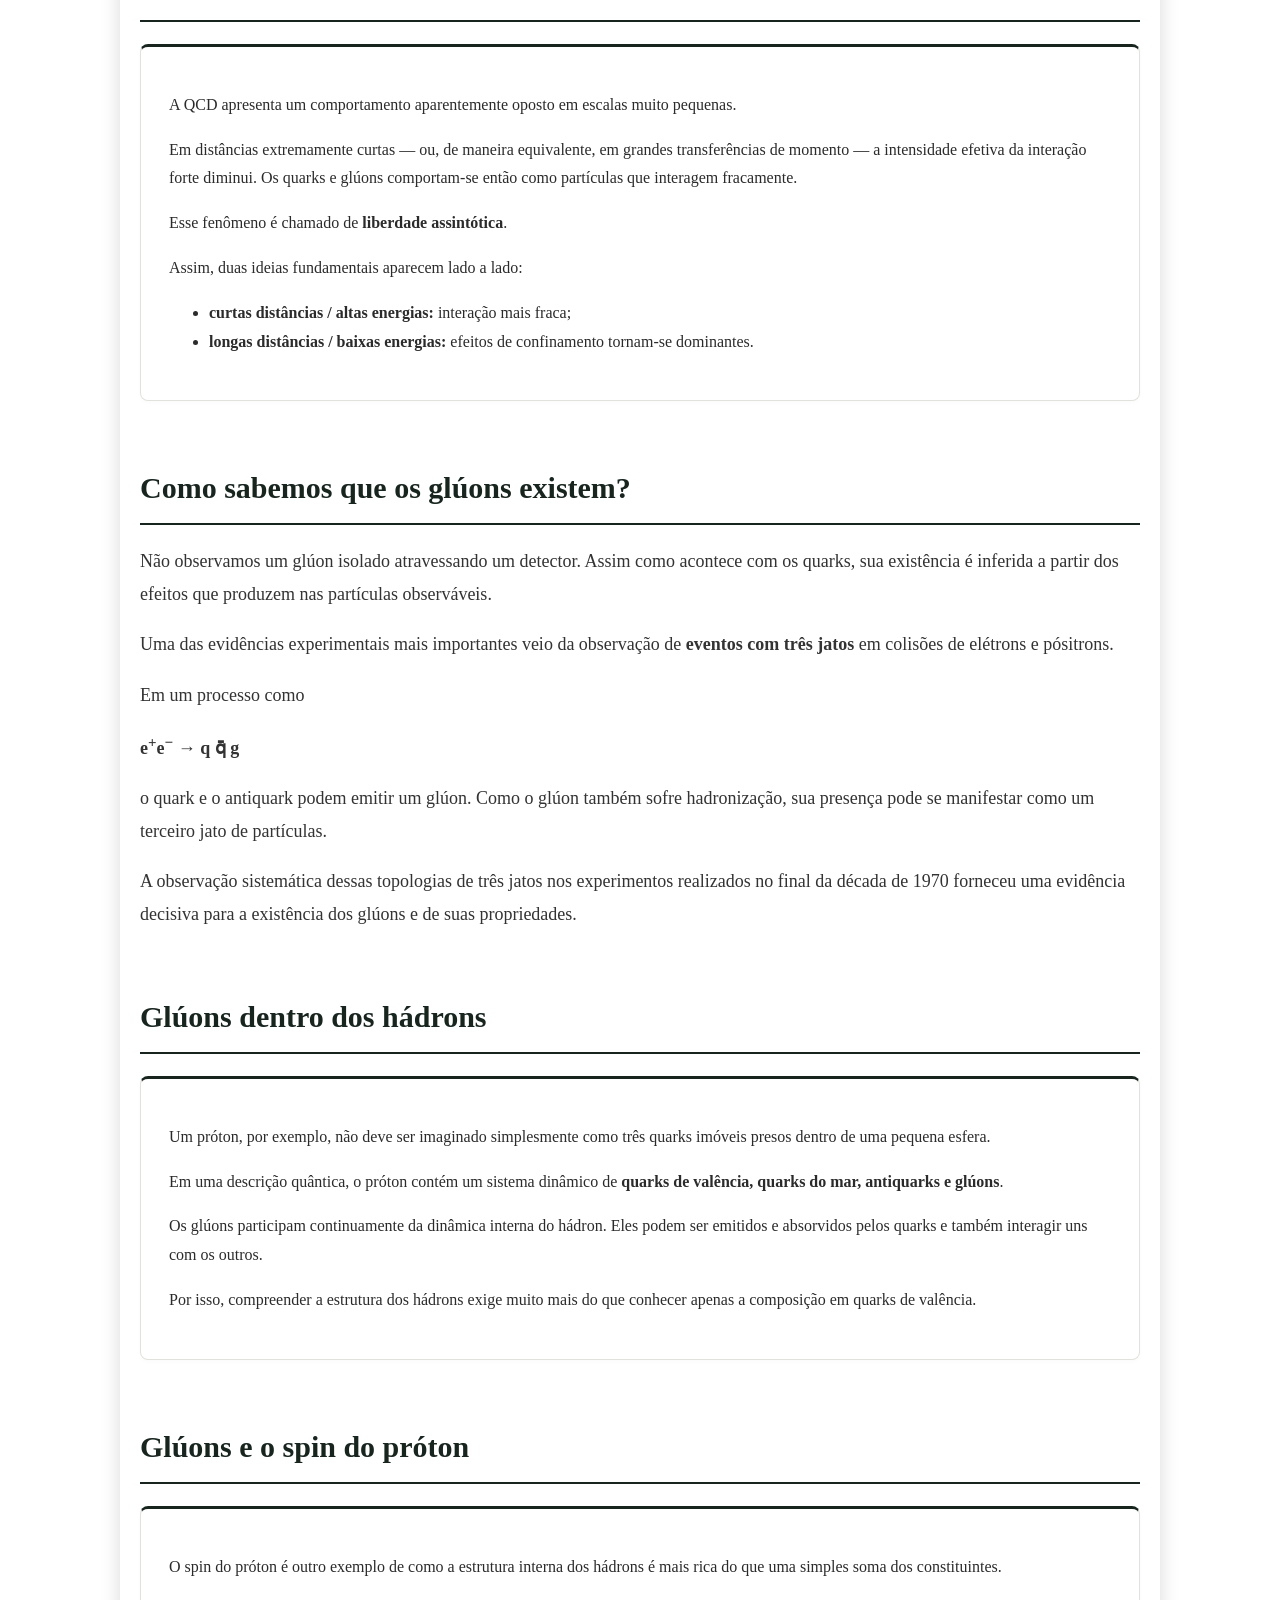
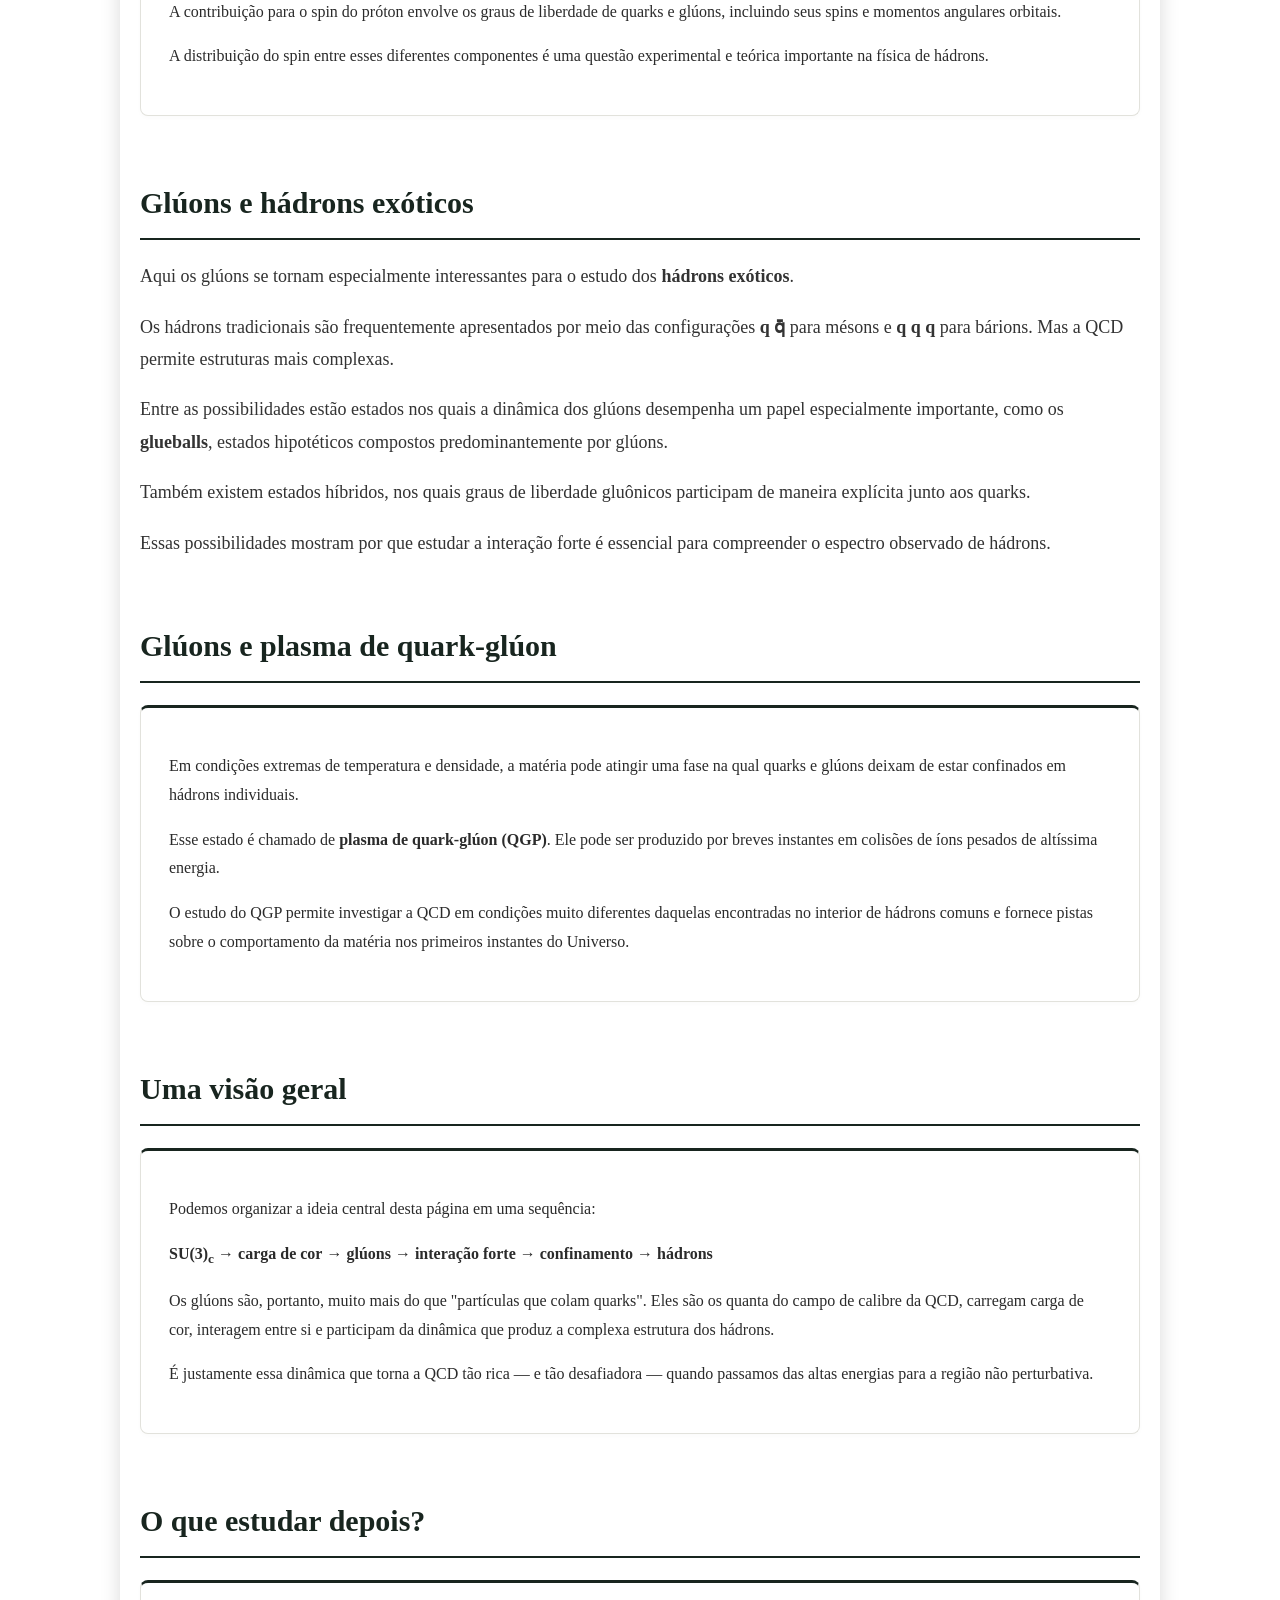
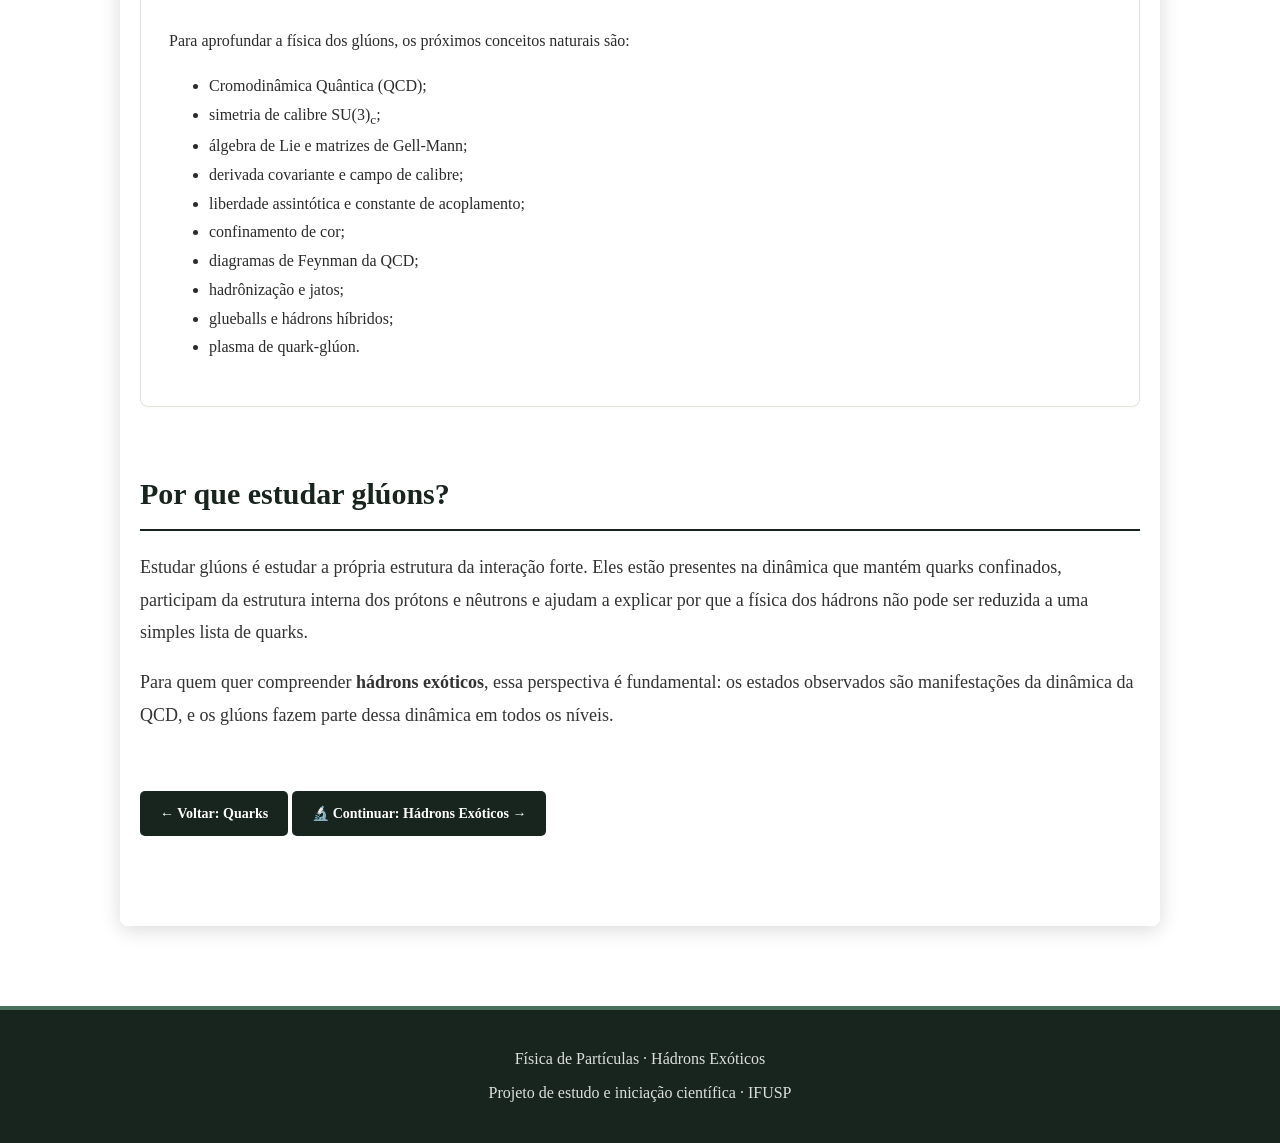
<file: gluons.html>
<!DOCTYPE html>
<html lang="pt-BR">
<head>
    <meta charset="UTF-8">
    <meta name="viewport" content="width=device-width, initial-scale=1.0">
    <title>Glúons | Física de Hádrons Exóticos</title>
    <link rel="stylesheet" href="style.css">
</head>

<body>

<header>
    <h1>Glúons</h1>
    <p>Os mediadores da interação forte e a dinâmica da carga de cor</p>
</header>

<nav>
    <a href="index.html">Início</a>
    <a href="fundamentos.html">Fundamentos</a>
    <a href="hadron.html">Hádrons</a>
    <a href="quarks.html">Quarks</a>
    <a href="gluons.html" class="active">Glúons</a>
    <a href="ic.html">Minha IC</a>
    <a href="artigos.html">Artigos</a>
    <a href="exercicios.html">Exercícios</a>
    <a href="aulas.html">Aulas</a>
    <a href="sobre.html">Sobre mim</a>
</nav>

<main>

<section>
    <h2>O que é um glúon?</h2>

    <div class="intro-texto">
        <p>
            Se os quarks são os constituintes fundamentais que formam os hádrons,
            <strong>os glúons são as partículas responsáveis por transmitir a interação
            forte entre eles</strong>.
        </p>

        <p>
            O glúon é uma partícula elementar do Modelo Padrão e o
            <strong>bóson de calibre da Cromodinâmica Quântica (QCD)</strong>.
            É representado pelo símbolo <strong>g</strong> e possui carga elétrica nula,
            spin 1 e, no Modelo Padrão, massa de repouso nula.
        </p>

        <p>
            O nome "glúon" vem da ideia de uma "cola" que mantém os quarks ligados.
            A analogia é útil como primeira aproximação, mas a realidade é mais
            interessante: os glúons não apenas transmitem a interação forte —
            <strong>eles próprios carregam carga de cor e, portanto, também interagem
            entre si</strong>.
        </p>
    </div>
</section>

<section>
    <h2>Propriedades fundamentais</h2>

    <div class="card">
        <table>
            <tr>
                <th>Propriedade</th>
                <th>Glúon</th>
            </tr>
            <tr>
                <td>Tipo</td>
                <td>Partícula elementar</td>
            </tr>
            <tr>
                <td>Família</td>
                <td>Bóson de calibre</td>
            </tr>
            <tr>
                <td>Interação</td>
                <td>Interação forte</td>
            </tr>
            <tr>
                <td>Símbolo</td>
                <td><strong>g</strong></td>
            </tr>
            <tr>
                <td>Carga elétrica</td>
                <td>0</td>
            </tr>
            <tr>
                <td>Spin</td>
                <td>1</td>
            </tr>
            <tr>
                <td>Massa de repouso</td>
                <td>0 no Modelo Padrão</td>
            </tr>
            <tr>
                <td>Número de estados de cor</td>
                <td>8 estados independentes</td>
            </tr>
            <tr>
                <td>Estatística</td>
                <td>Bose–Einstein</td>
            </tr>
        </table>
    </div>
</section>

<section>
    <h2>Onde o glúon entra na história?</h2>

    <div class="card">
        <p>
            A estrutura básica pode ser resumida assim:
        </p>

        <p class="formula">
            <strong>quarks ↔ glúons ↔ interação forte</strong>
        </p>

        <p>
            Os quarks possuem <strong>carga de cor</strong>. Os glúons são os bósons
            associados à transformação dessa carga durante a interação forte.
            Por meio deles, os quarks interagem e podem permanecer ligados em
            estados de cor globalmente neutra, formando hádrons.
        </p>

        <p>
            É importante não imaginar o glúon simplesmente como uma "bolinha"
            viajando continuamente entre quarks. Na formulação da teoria quântica
            de campos, quarks e glúons são excitações de campos quânticos, e as
            interações são descritas pela QCD.
        </p>
    </div>
</section>

<section>
    <h2>Glúons são diferentes dos fótons</h2>

    <div class="card">
        <p>
            Existe uma analogia natural entre glúons e fótons:
        </p>

        <ul>
            <li>o fóton é o bóson de calibre da eletrodinâmica quântica (QED);</li>
            <li>o glúon é o bóson de calibre da cromodinâmica quântica (QCD).</li>
        </ul>

        <p>
            Mas há uma diferença fundamental.
            <strong>O fóton não possui carga elétrica, enquanto o glúon possui
            carga de cor.</strong>
        </p>

        <p>
            Essa diferença faz com que os próprios glúons possam interagir
            diretamente entre si. Essa auto-interação é uma das características
            centrais da QCD e está relacionada a fenômenos como a
            <strong>liberdade assintótica</strong> e o <strong>confinamento de cor</strong>.
        </p>
    </div>
</section>

<section>
    <h2>A carga de cor</h2>

    <div class="intro-texto">
        <p>
            A palavra "cor" não significa uma cor visual. Trata-se de um número
            quântico associado à interação forte.
        </p>

        <p>
            Para os quarks, costuma-se representar as três possibilidades de carga
            de cor por:
        </p>

        <p class="formula">
            <strong>vermelho, verde e azul</strong>
        </p>

        <p>
            Os antiquarks possuem as cargas correspondentes de <strong>anticor</strong>.
            Os glúons, por sua vez, carregam uma combinação de cor e anticor.
        </p>

        <p>
            À primeira vista, poderíamos combinar as três cores com as três
            anticolores e obter nove possibilidades:
        </p>

        <p class="formula">
            <strong>3 × 3 = 9</strong>
        </p>

        <p>
            Entretanto, a QCD é baseada na simetria de calibre
            <strong>SU(3)<sub>c</sub></strong>. O espaço de combinações cor–anticor
            possui uma decomposição em um estado singlete e um octeto:
        </p>

        <p class="formula">
            <strong>3 ⊗ 3̄ = 1 ⊕ 8</strong>
        </p>

        <p>
            O estado singlete não corresponde a um nono glúon físico. Restam,
            portanto, <strong>oito estados de glúons linearmente independentes</strong>.
        </p>
    </div>
</section>

<section>
    <h2>Por que existem oito glúons?</h2>

    <div class="card">
        <p>
            Essa contagem vem diretamente da estrutura matemática do grupo
            <strong>SU(3)</strong>.
        </p>

        <p>
            Para o grupo SU(<em>N</em>), a representação adjunta possui dimensão:
        </p>

        <p class="formula">
            <strong>N² − 1</strong>
        </p>

        <p>
            Como a QCD utiliza SU(3)<sub>c</sub>:
        </p>

        <p class="formula">
            <strong>3² − 1 = 8</strong>
        </p>

        <p>
            É por isso que dizemos que existem <strong>oito glúons independentes</strong>.
            As expressões individuais em termos de combinações de cor e anticor
            dependem da base escolhida; fisicamente, o que importa é o espaço
            de oito estados descrito pela representação adjunta de SU(3).
        </p>
    </div>
</section>

<section>
    <h2>As matrizes de Gell-Mann</h2>

    <div class="card">
        <p>
            A estrutura de cor da QCD pode ser expressa por oito geradores
            independentes do grupo SU(3), representados pelas
            <strong>matrizes de Gell-Mann</strong>.
        </p>

        <p>
            Esses geradores desempenham, para SU(3), um papel análogo ao dos
            geradores de outras álgebras de Lie. Eles aparecem na construção
            matemática do campo de glúons e da derivada covariante da QCD.
        </p>

        <p class="formula">
            <strong>SU(3)<sub>c</sub> → 8 geradores → 8 glúons</strong>
        </p>

        <p>
            Esse é um dos primeiros pontos em que a matemática de grupos e
            representações — estudada na etapa de fundamentos — se conecta
            diretamente com a física de partículas.
        </p>
    </div>
</section>

<section>
    <h2>Glúons também interagem entre si</h2>

    <div class="intro-texto">
        <p>
            Esta é uma das propriedades mais importantes dos glúons.
            Como eles carregam carga de cor, a interação forte não é uma teoria
            em que somente os quarks interagem por meio de um mediador neutro.
        </p>

        <p>
            Na QCD, podem existir vértices de interação envolvendo
            <strong>quark–quark–glúon</strong>, mas também
            <strong>glúon–glúon–glúon</strong> e
            <strong>glúon–glúon–glúon–glúon</strong>.
        </p>

        <p>
            Essa auto-interação torna a QCD matematicamente muito mais complexa
            que a QED. Ela também está no coração da estrutura não perturbativa
            da teoria — justamente a região relevante para compreender a física
            dos hádrons.
        </p>
    </div>
</section>

<section>
    <h2>Confinamento de cor</h2>

    <div class="card">
        <p>
            Uma das características mais marcantes da interação forte é que
            <strong>quarks e glúons não são observados isoladamente em condições
            normais</strong>.
        </p>

        <p>
            Quando tentamos separar dois quarks, a energia associada ao campo
            de cor não diminui da mesma maneira que acontece com a força
            eletromagnética. O campo tende a se concentrar em estruturas
            semelhantes a tubos de fluxo.
        </p>

        <p>
            À medida que a separação aumenta, a energia armazenada no campo
            cresce. Em determinada escala, torna-se energeticamente favorável
            produzir um novo par quark–antiquark. Em vez de obter um quark livre,
            o sistema termina formando novos estados hadrônicos.
        </p>

        <p>
            Esse comportamento é conhecido como
            <strong>confinamento de cor</strong>.
        </p>
    </div>
</section>

<section>
    <h2>Liberdade assintótica</h2>

    <div class="card">
        <p>
            A QCD apresenta um comportamento aparentemente oposto em escalas
            muito pequenas.
        </p>

        <p>
            Em distâncias extremamente curtas — ou, de maneira equivalente,
            em grandes transferências de momento — a intensidade efetiva da
            interação forte diminui. Os quarks e glúons comportam-se então como
            partículas que interagem fracamente.
        </p>

        <p>
            Esse fenômeno é chamado de <strong>liberdade assintótica</strong>.
        </p>

        <p>
            Assim, duas ideias fundamentais aparecem lado a lado:
        </p>

        <ul>
            <li><strong>curtas distâncias / altas energias:</strong> interação mais fraca;</li>
            <li><strong>longas distâncias / baixas energias:</strong> efeitos de confinamento tornam-se dominantes.</li>
        </ul>
    </div>
</section>

<section>
    <h2>Como sabemos que os glúons existem?</h2>

    <div class="intro-texto">
        <p>
            Não observamos um glúon isolado atravessando um detector. Assim como
            acontece com os quarks, sua existência é inferida a partir dos efeitos
            que produzem nas partículas observáveis.
        </p>

        <p>
            Uma das evidências experimentais mais importantes veio da observação
            de <strong>eventos com três jatos</strong> em colisões de elétrons e
            pósitrons.
        </p>

        <p>
            Em um processo como
        </p>

        <p class="formula">
            <strong>e<sup>+</sup>e<sup>−</sup> → q q̄ g</strong>
        </p>

        <p>
            o quark e o antiquark podem emitir um glúon. Como o glúon também
            sofre hadronização, sua presença pode se manifestar como um terceiro
            jato de partículas.
        </p>

        <p>
            A observação sistemática dessas topologias de três jatos nos
            experimentos realizados no final da década de 1970 forneceu uma
            evidência decisiva para a existência dos glúons e de suas propriedades.
        </p>
    </div>
</section>

<section>
    <h2>Glúons dentro dos hádrons</h2>

    <div class="card">
        <p>
            Um próton, por exemplo, não deve ser imaginado simplesmente como
            três quarks imóveis presos dentro de uma pequena esfera.
        </p>

        <p>
            Em uma descrição quântica, o próton contém um sistema dinâmico de
            <strong>quarks de valência, quarks do mar, antiquarks e glúons</strong>.
        </p>

        <p>
            Os glúons participam continuamente da dinâmica interna do hádron.
            Eles podem ser emitidos e absorvidos pelos quarks e também interagir
            uns com os outros.
        </p>

        <p>
            Por isso, compreender a estrutura dos hádrons exige muito mais do
            que conhecer apenas a composição em quarks de valência.
        </p>
    </div>
</section>

<section>
    <h2>Glúons e o spin do próton</h2>

    <div class="card">
        <p>
            O spin do próton é outro exemplo de como a estrutura interna dos
            hádrons é mais rica do que uma simples soma dos constituintes.
        </p>

        <p>
            A contribuição para o spin do próton envolve os graus de liberdade
            de quarks e glúons, incluindo seus spins e momentos angulares orbitais.
        </p>

        <p>
            A distribuição do spin entre esses diferentes componentes é uma
            questão experimental e teórica importante na física de hádrons.
        </p>
    </div>
</section>

<section>
    <h2>Glúons e hádrons exóticos</h2>

    <div class="intro-texto">
        <p>
            Aqui os glúons se tornam especialmente interessantes para o estudo
            dos <strong>hádrons exóticos</strong>.
        </p>

        <p>
            Os hádrons tradicionais são frequentemente apresentados por meio
            das configurações
            <strong>q q̄</strong> para mésons e <strong>q q q</strong> para bárions.
            Mas a QCD permite estruturas mais complexas.
        </p>

        <p>
            Entre as possibilidades estão estados nos quais a dinâmica dos
            glúons desempenha um papel especialmente importante, como os
            <strong>glueballs</strong>, estados hipotéticos compostos
            predominantemente por glúons.
        </p>

        <p>
            Também existem estados híbridos, nos quais graus de liberdade
            gluônicos participam de maneira explícita junto aos quarks.
        </p>

        <p>
            Essas possibilidades mostram por que estudar a interação forte é
            essencial para compreender o espectro observado de hádrons.
        </p>
    </div>
</section>

<section>
    <h2>Glúons e plasma de quark-glúon</h2>

    <div class="card">
        <p>
            Em condições extremas de temperatura e densidade, a matéria pode
            atingir uma fase na qual quarks e glúons deixam de estar confinados
            em hádrons individuais.
        </p>

        <p>
            Esse estado é chamado de <strong>plasma de quark-glúon (QGP)</strong>.
            Ele pode ser produzido por breves instantes em colisões de íons pesados
            de altíssima energia.
        </p>

        <p>
            O estudo do QGP permite investigar a QCD em condições muito diferentes
            daquelas encontradas no interior de hádrons comuns e fornece pistas
            sobre o comportamento da matéria nos primeiros instantes do Universo.
        </p>
    </div>
</section>

<section>
    <h2>Uma visão geral</h2>

    <div class="card">
        <p>
            Podemos organizar a ideia central desta página em uma sequência:
        </p>

        <p class="formula">
            <strong>SU(3)<sub>c</sub></strong>
            → <strong>carga de cor</strong>
            → <strong>glúons</strong>
            → <strong>interação forte</strong>
            → <strong>confinamento</strong>
            → <strong>hádrons</strong>
        </p>

        <p>
            Os glúons são, portanto, muito mais do que "partículas que colam
            quarks". Eles são os quanta do campo de calibre da QCD, carregam
            carga de cor, interagem entre si e participam da dinâmica que produz
            a complexa estrutura dos hádrons.
        </p>

        <p>
            É justamente essa dinâmica que torna a QCD tão rica — e tão desafiadora
            — quando passamos das altas energias para a região não perturbativa.
        </p>
    </div>
</section>

<section>
    <h2>O que estudar depois?</h2>

    <div class="card">
        <p>
            Para aprofundar a física dos glúons, os próximos conceitos naturais são:
        </p>

        <ul>
            <li>Cromodinâmica Quântica (QCD);</li>
            <li>simetria de calibre SU(3)<sub>c</sub>;</li>
            <li>álgebra de Lie e matrizes de Gell-Mann;</li>
            <li>derivada covariante e campo de calibre;</li>
            <li>liberdade assintótica e constante de acoplamento;</li>
            <li>confinamento de cor;</li>
            <li>diagramas de Feynman da QCD;</li>
            <li>hadrônização e jatos;</li>
            <li>glueballs e hádrons híbridos;</li>
            <li>plasma de quark-glúon.</li>
        </ul>
    </div>
</section>

<section>
    <h2>Por que estudar glúons?</h2>

    <div class="intro-texto">
        <p>
            Estudar glúons é estudar a própria estrutura da interação forte.
            Eles estão presentes na dinâmica que mantém quarks confinados,
            participam da estrutura interna dos prótons e nêutrons e ajudam a
            explicar por que a física dos hádrons não pode ser reduzida a uma
            simples lista de quarks.
        </p>

        <p>
            Para quem quer compreender <strong>hádrons exóticos</strong>, essa
            perspectiva é fundamental: os estados observados são manifestações
            da dinâmica da QCD, e os glúons fazem parte dessa dinâmica em todos
            os níveis.
        </p>
    </div>
</section>

<section>
    <div class="article-actions">
        <a href="quarks.html" class="button">← Voltar: Quarks</a>
        <a href="hadron-exotico.html" class="button">🔬 Continuar: Hádrons Exóticos →</a>
    </div>
</section>

</main>

<footer>
    <p>Física de Partículas · Hádrons Exóticos</p>
    <p>Projeto de estudo e iniciação científica · IFUSP</p>
</footer>

</body>
</html>
</file>
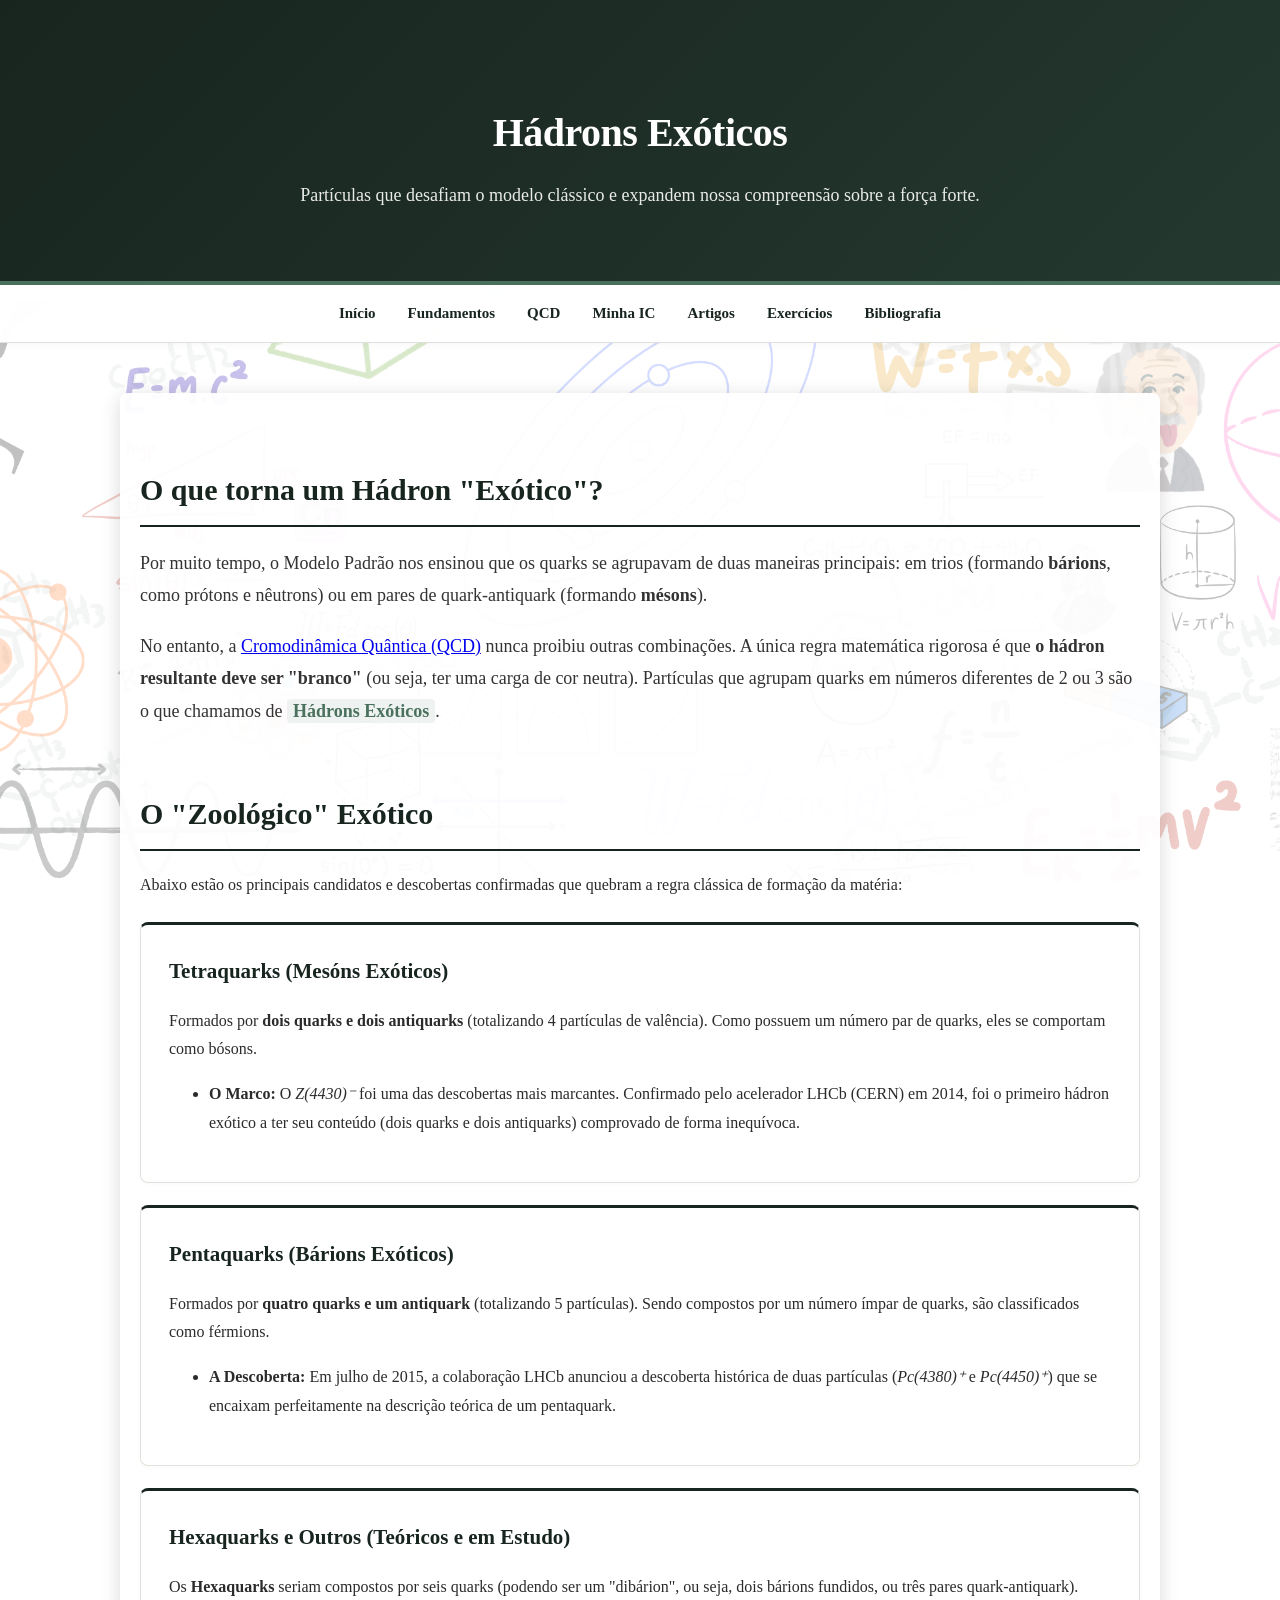
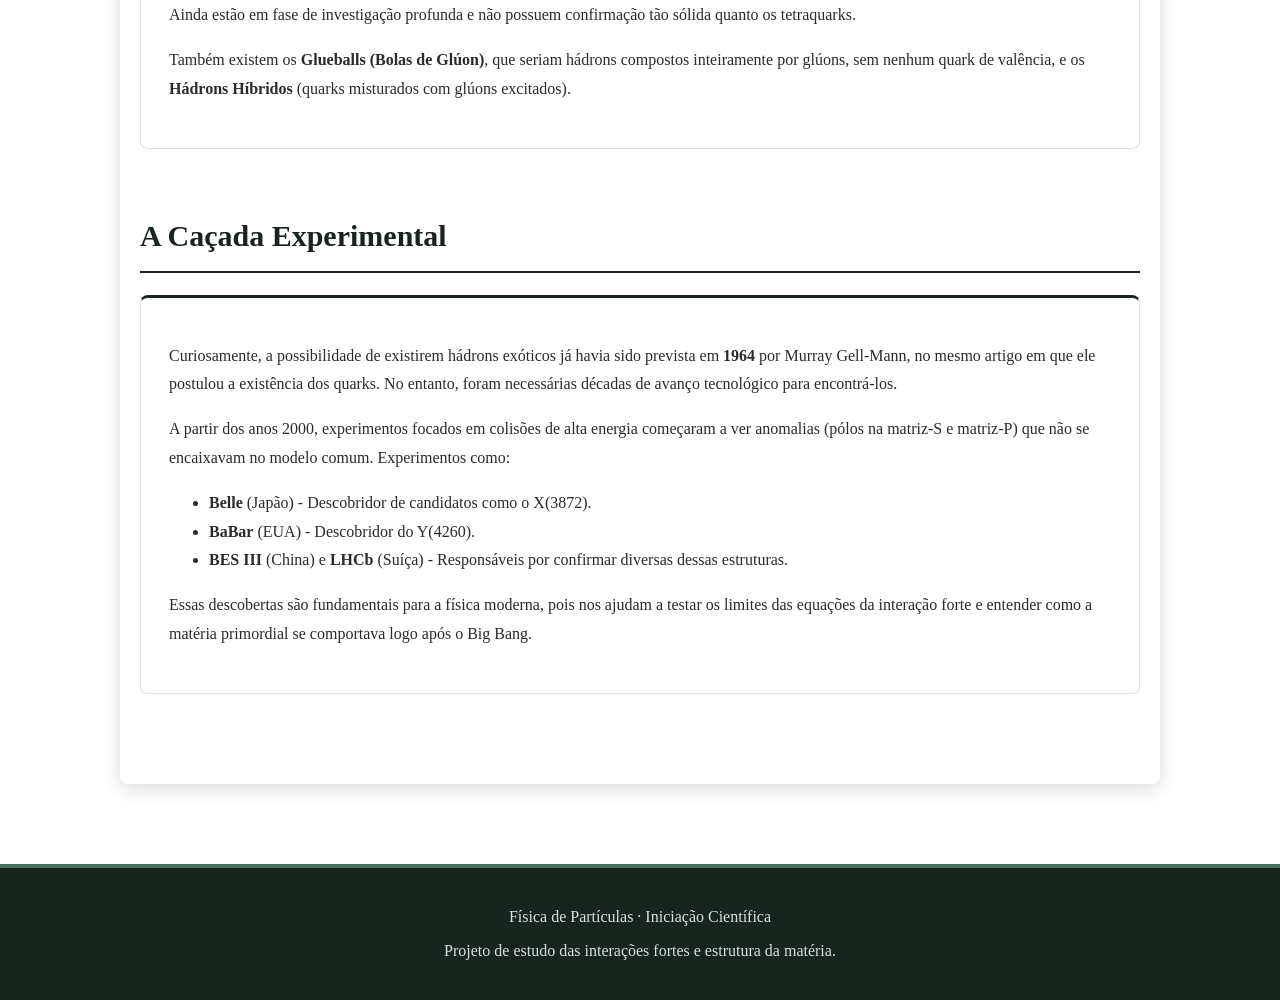
<file: hadron-exotico.html>
<!DOCTYPE html>
<html lang="pt-BR">
<head>
    <meta charset="UTF-8">
    <meta name="viewport" content="width=device-width, initial-scale=1.0">
    <title>Hádrons Exóticos | Física de Partículas</title>
    <link rel="stylesheet" href="style.css">
</head>
<body>

<!-- =========================
     CABEÇALHO
     ========================= -->
<header>
    <h1>Hádrons Exóticos</h1>
    <p>
        Partículas que desafiam o modelo clássico e expandem nossa compreensão sobre a força forte.
    </p>
</header>

<!-- =========================
     MENU
     ========================= -->
<nav>
    <a href="index.html">Início</a>
    <a href="fundamentos.html">Fundamentos</a>
    <a href="qcd.html">QCD</a>
    <a href="ic.html">Minha IC</a>
    <a href="artigos.html">Artigos</a>
    <a href="exercicios.html">Exercícios</a>
    <a href="bibliografia.html">Bibliografia</a>
</nav>

<!-- =========================
     CONTEÚDO
     ========================= -->
<main>

    <!-- INTRODUÇÃO -->
    <section>
        <h2>O que torna um Hádron "Exótico"?</h2>
        <div class="intro-texto">
            <p>
                Por muito tempo, o Modelo Padrão nos ensinou que os quarks se agrupavam de duas maneiras principais: em trios (formando <strong>bárions</strong>, como prótons e nêutrons) ou em pares de quark-antiquark (formando <strong>mésons</strong>). 
            </p>
            <p>
                No entanto, a <a href="qcd.html">Cromodinâmica Quântica (QCD)</a> nunca proibiu outras combinações. A única regra matemática rigorosa é que <strong>o hádron resultante deve ser "branco"</strong> (ou seja, ter uma carga de cor neutra). Partículas que agrupam quarks em números diferentes de 2 ou 3 são o que chamamos de <span class="highlight">Hádrons Exóticos</span>.
            </p>
        </div>
    </section>

    <!-- TIPOS DE EXÓTICOS -->
    <section>
        <h2>O "Zoológico" Exótico</h2>
        <p>Abaixo estão os principais candidatos e descobertas confirmadas que quebram a regra clássica de formação da matéria:</p>

        <div class="card">
            <h3>Tetraquarks (Mesóns Exóticos)</h3>
            <p>
                Formados por <strong>dois quarks e dois antiquarks</strong> (totalizando 4 partículas de valência). Como possuem um número par de quarks, eles se comportam como bósons.
            </p>
            <ul>
                <li><strong>O Marco:</strong> O <em>Z(4430)⁻</em> foi uma das descobertas mais marcantes. Confirmado pelo acelerador LHCb (CERN) em 2014, foi o primeiro hádron exótico a ter seu conteúdo (dois quarks e dois antiquarks) comprovado de forma inequívoca.</li>
            </ul>
        </div>

        <div class="card">
            <h3>Pentaquarks (Bárions Exóticos)</h3>
            <p>
                Formados por <strong>quatro quarks e um antiquark</strong> (totalizando 5 partículas). Sendo compostos por um número ímpar de quarks, são classificados como férmions.
            </p>
            <ul>
                <li><strong>A Descoberta:</strong> Em julho de 2015, a colaboração LHCb anunciou a descoberta histórica de duas partículas (<em>Pc(4380)⁺</em> e <em>Pc(4450)⁺</em>) que se encaixam perfeitamente na descrição teórica de um pentaquark.</li>
            </ul>
        </div>

        <div class="card">
            <h3>Hexaquarks e Outros (Teóricos e em Estudo)</h3>
            <p>
                Os <strong>Hexaquarks</strong> seriam compostos por seis quarks (podendo ser um "dibárion", ou seja, dois bárions fundidos, ou três pares quark-antiquark). Ainda estão em fase de investigação profunda e não possuem confirmação tão sólida quanto os tetraquarks.
            </p>
            <p>
                Também existem os <strong>Glueballs (Bolas de Glúon)</strong>, que seriam hádrons compostos inteiramente por glúons, sem nenhum quark de valência, e os <strong>Hádrons Híbridos</strong> (quarks misturados com glúons excitados).
            </p>
        </div>
    </section>

    <!-- HISTÓRIA E EXPERIMENTOS -->
    <section>
        <h2>A Caçada Experimental</h2>
        <div class="card">
            <p>
                Curiosamente, a possibilidade de existirem hádrons exóticos já havia sido prevista em <strong>1964</strong> por Murray Gell-Mann, no mesmo artigo em que ele postulou a existência dos quarks. No entanto, foram necessárias décadas de avanço tecnológico para encontrá-los.
            </p>
            <p>
                A partir dos anos 2000, experimentos focados em colisões de alta energia começaram a ver anomalias (pólos na matriz-S e matriz-P) que não se encaixavam no modelo comum. Experimentos como:
            </p>
            <ul>
                <li><strong>Belle</strong> (Japão) - Descobridor de candidatos como o X(3872).</li>
                <li><strong>BaBar</strong> (EUA) - Descobridor do Y(4260).</li>
                <li><strong>BES III</strong> (China) e <strong>LHCb</strong> (Suíça) - Responsáveis por confirmar diversas dessas estruturas.</li>
            </ul>
            <p>
                Essas descobertas são fundamentais para a física moderna, pois nos ajudam a testar os limites das equações da interação forte e entender como a matéria primordial se comportava logo após o Big Bang.
            </p>
        </div>
    </section>

</main>

<!-- =========================
     RODAPÉ
     ========================= -->
<footer>
    <p>Física de Partículas · Iniciação Científica</p>
    <p>Projeto de estudo das interações fortes e estrutura da matéria.</p>
</footer>

</body>
</html>
</file>
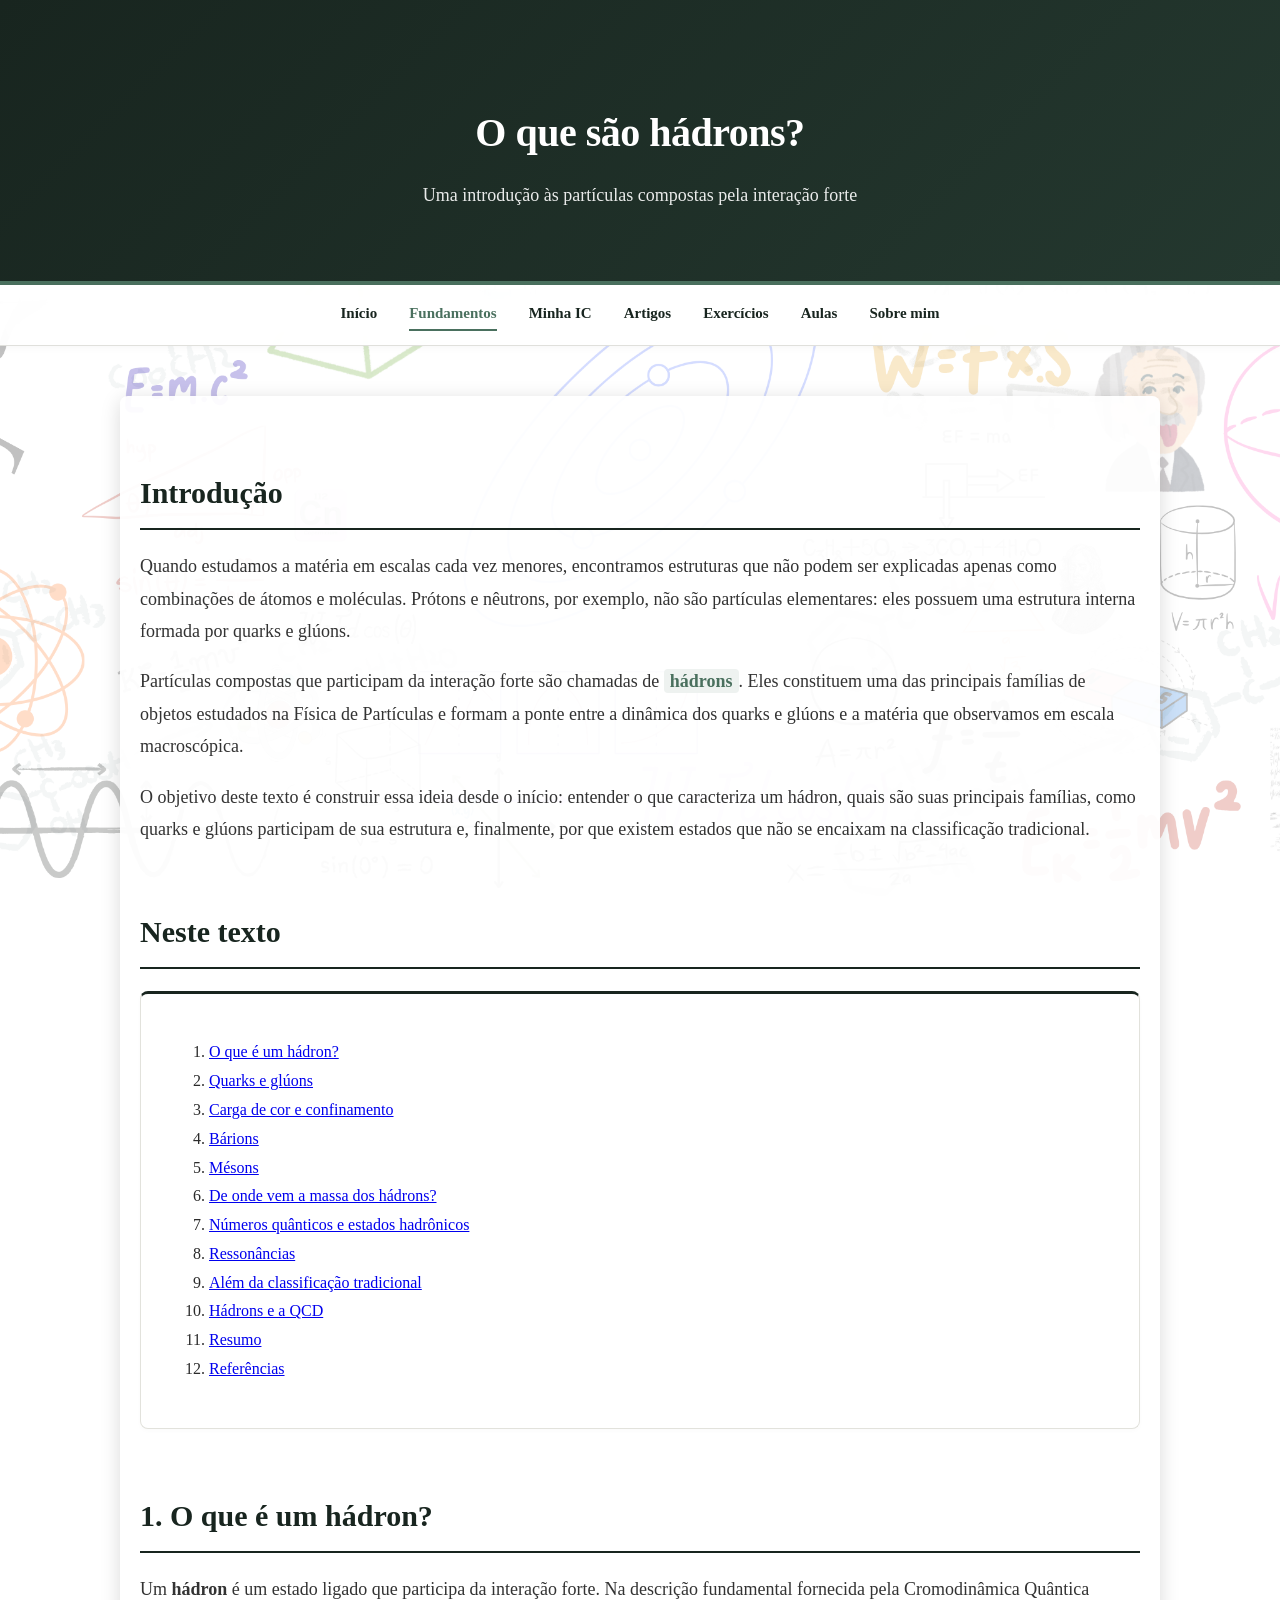
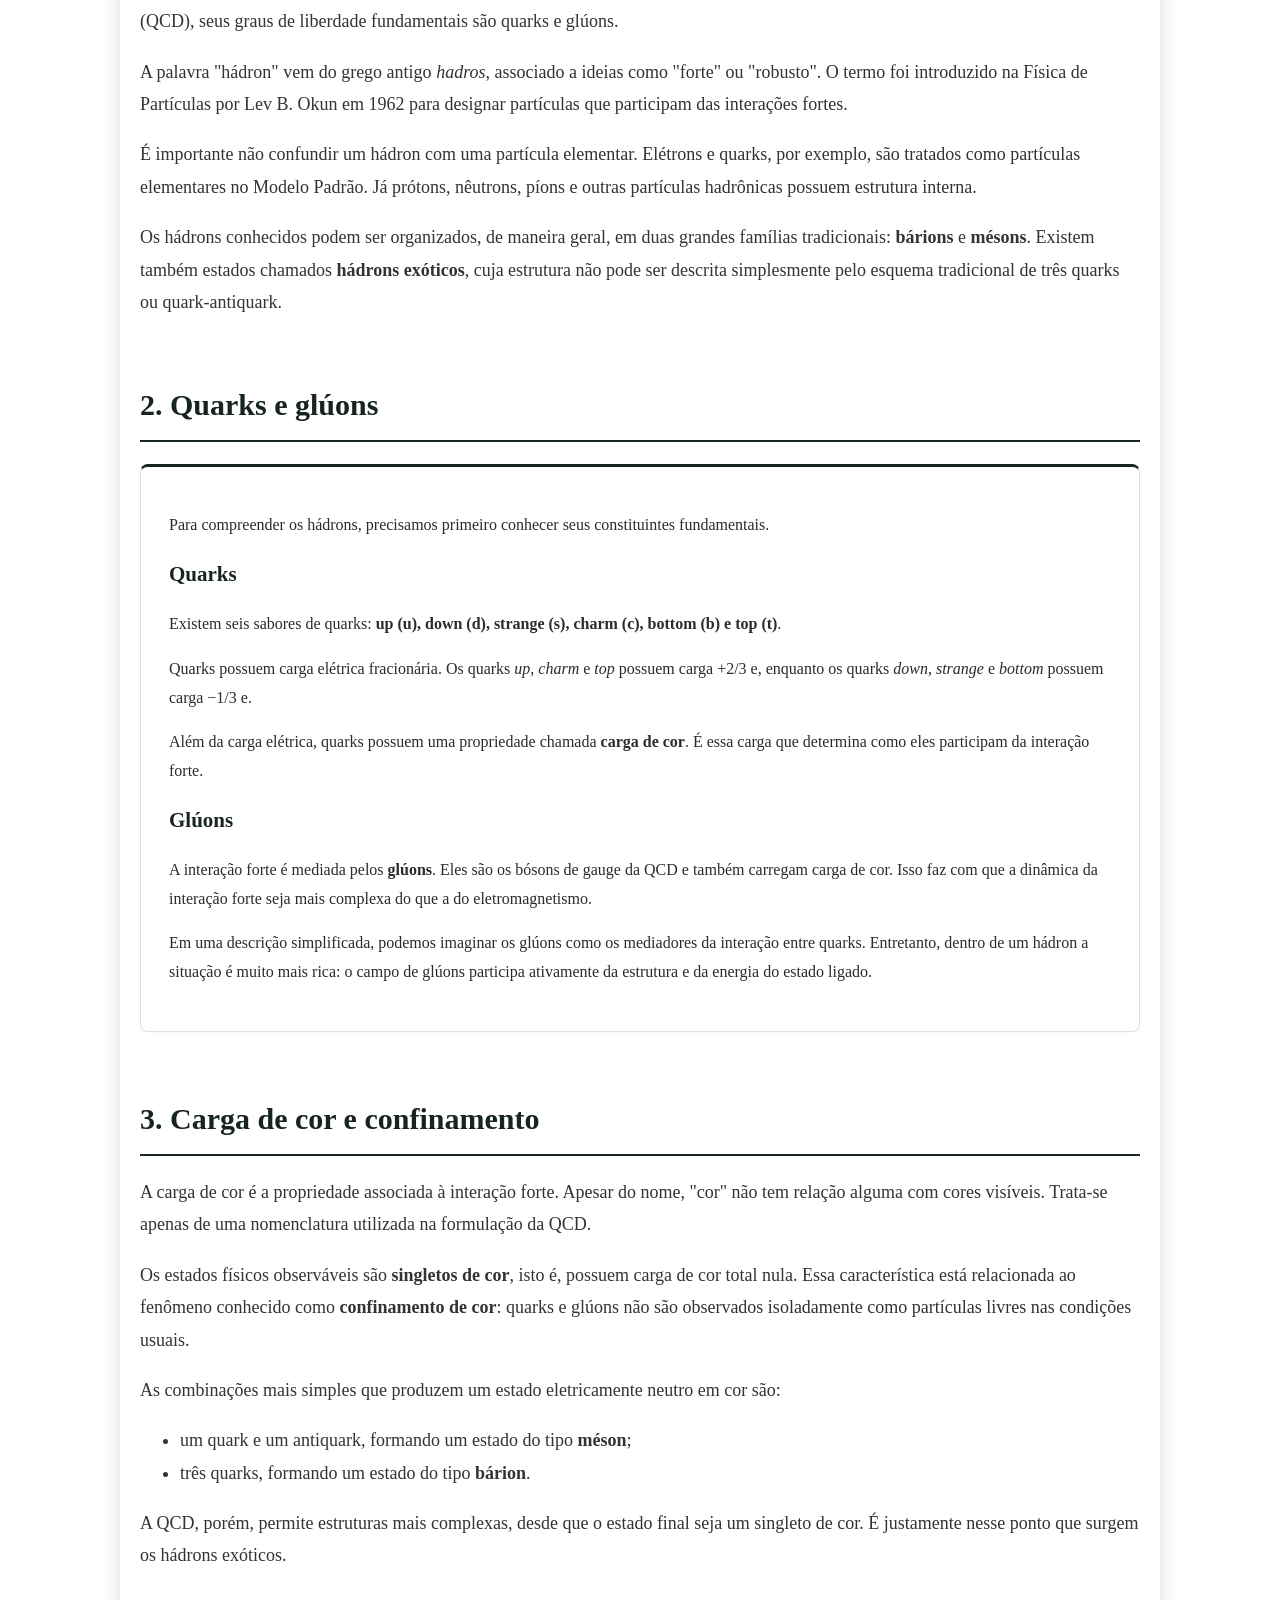
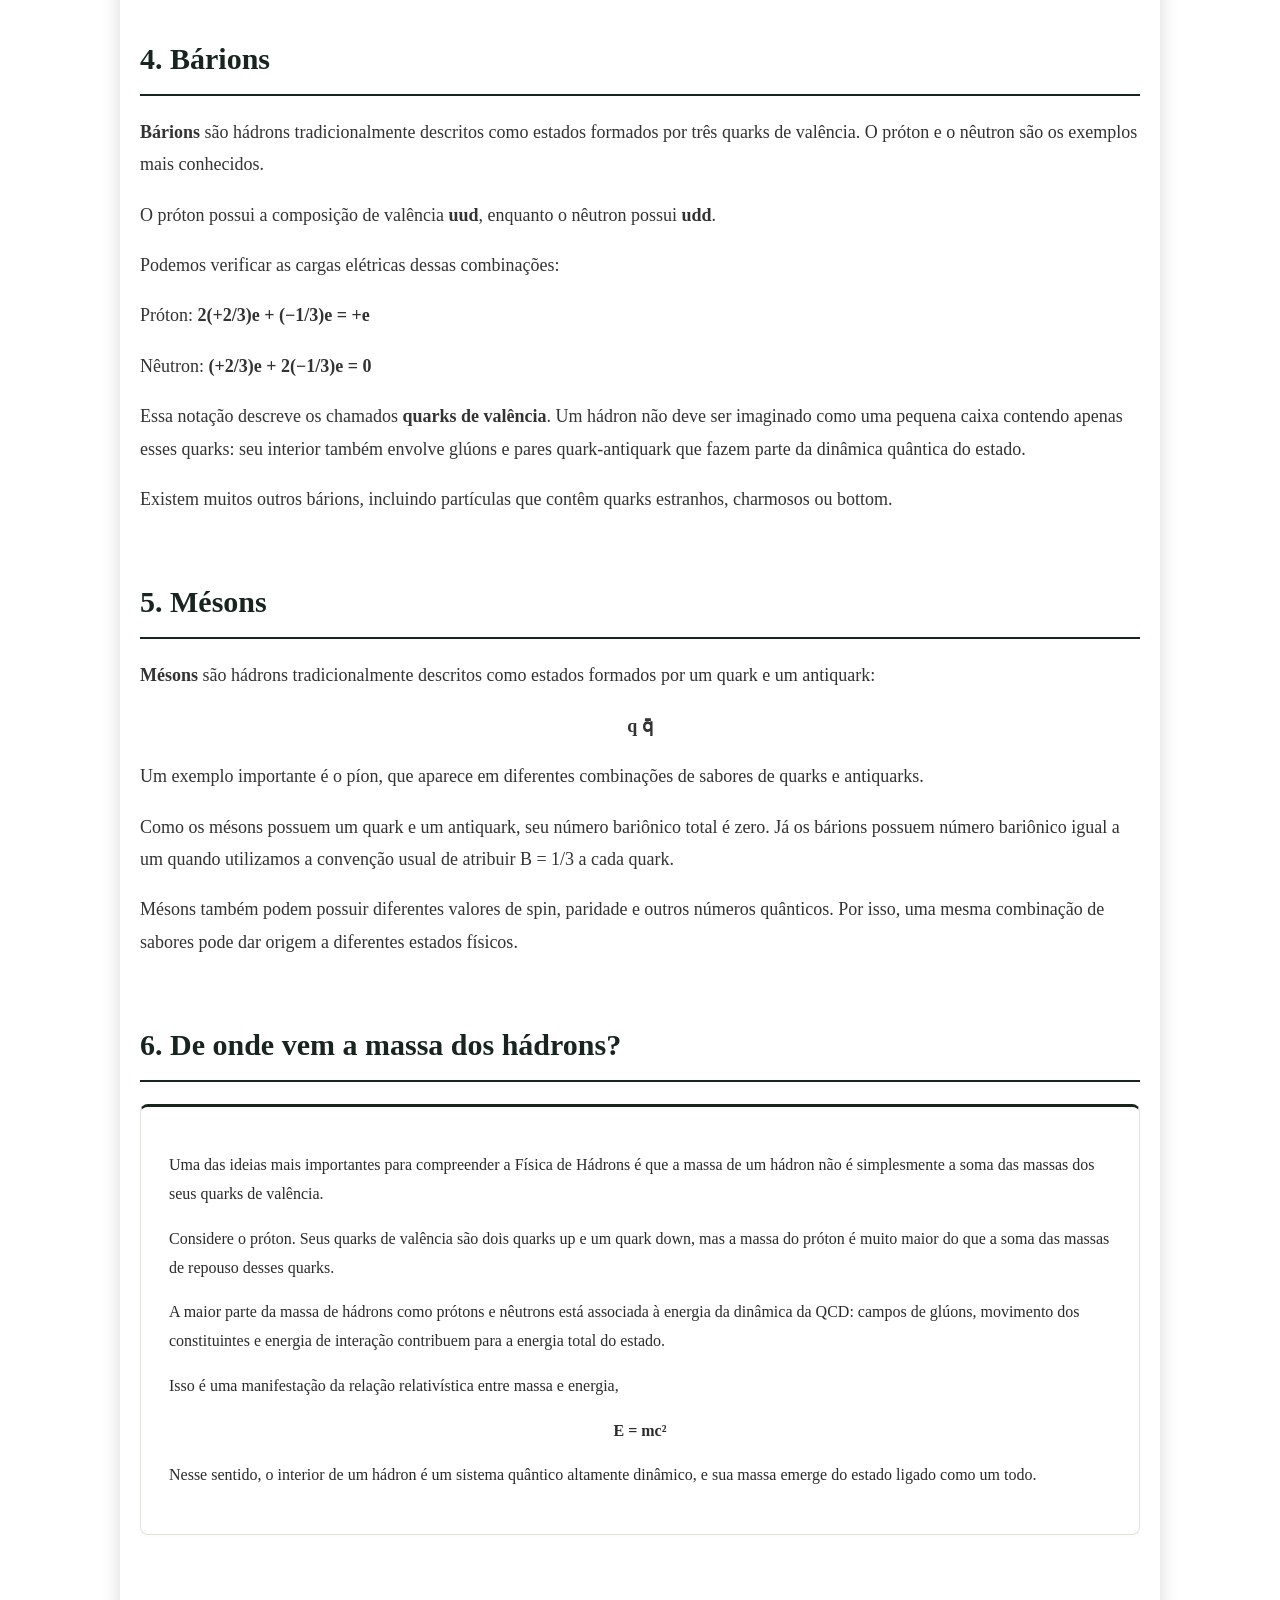
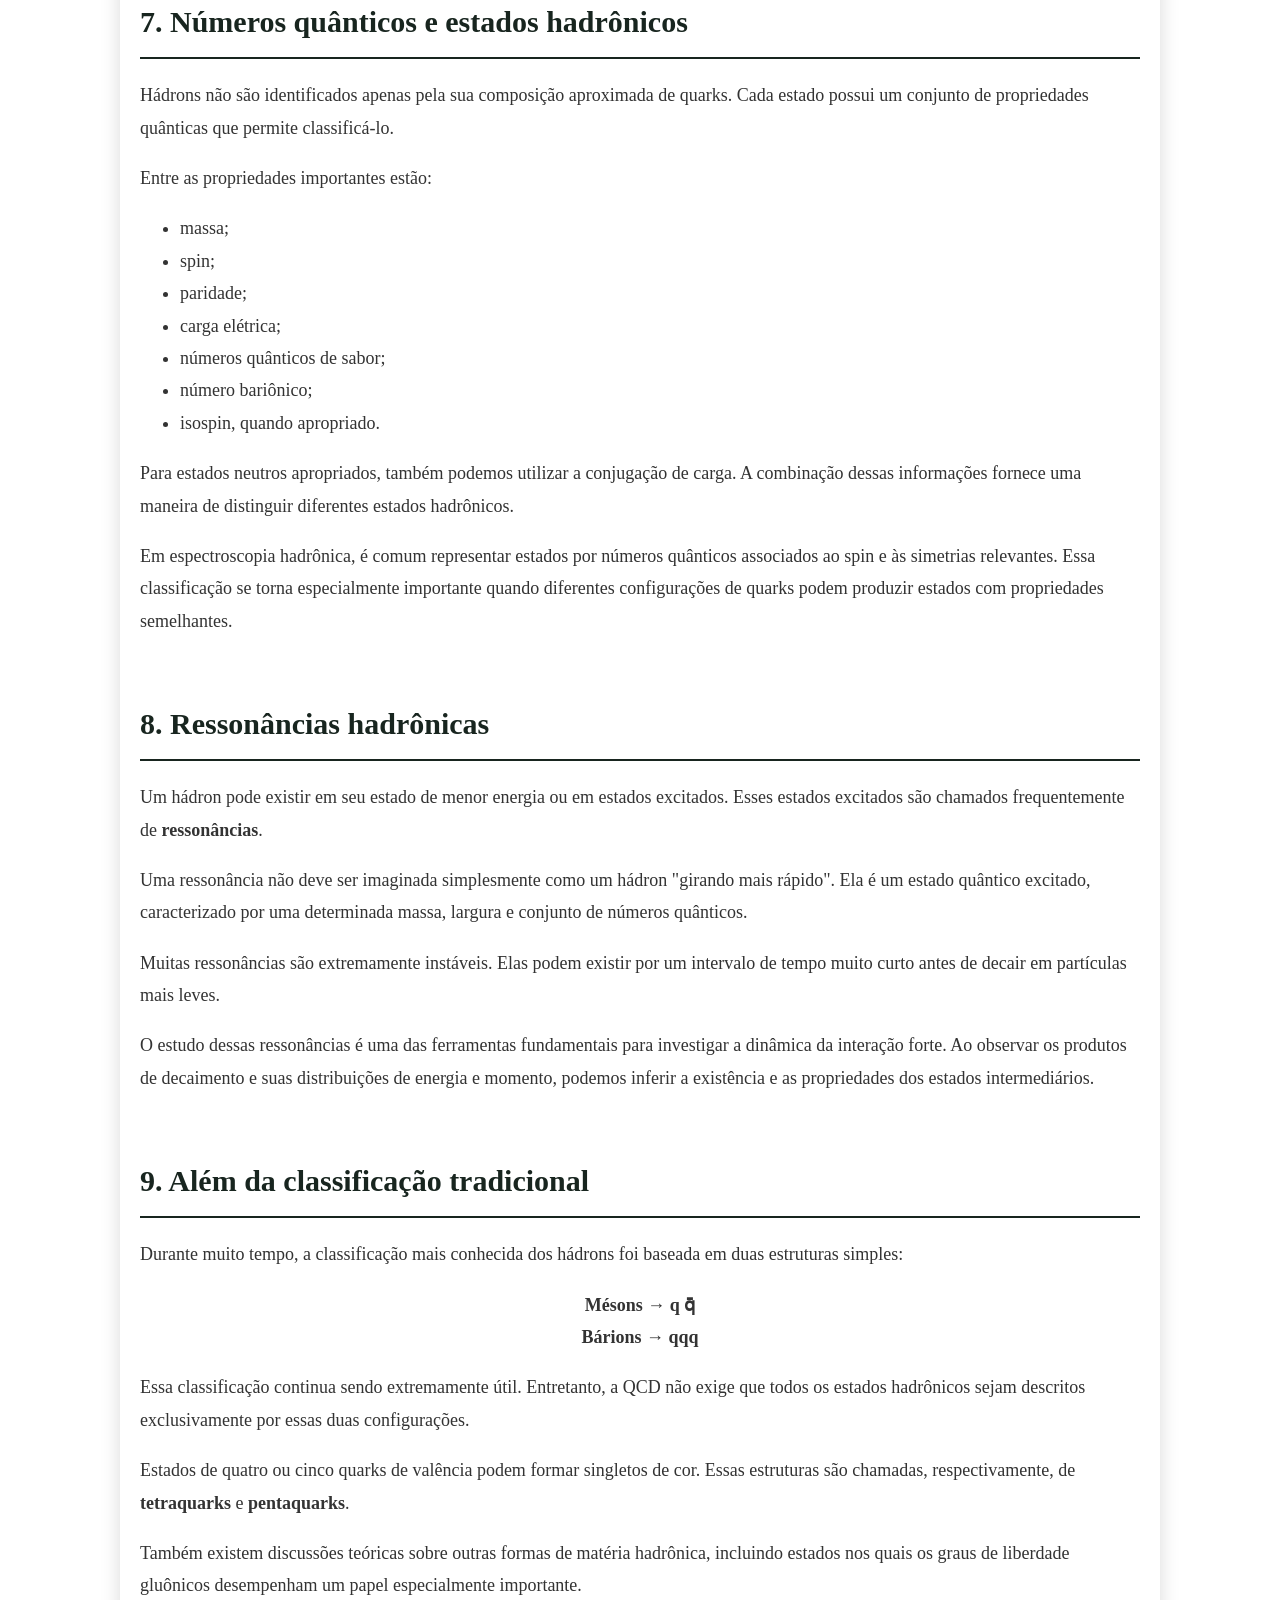
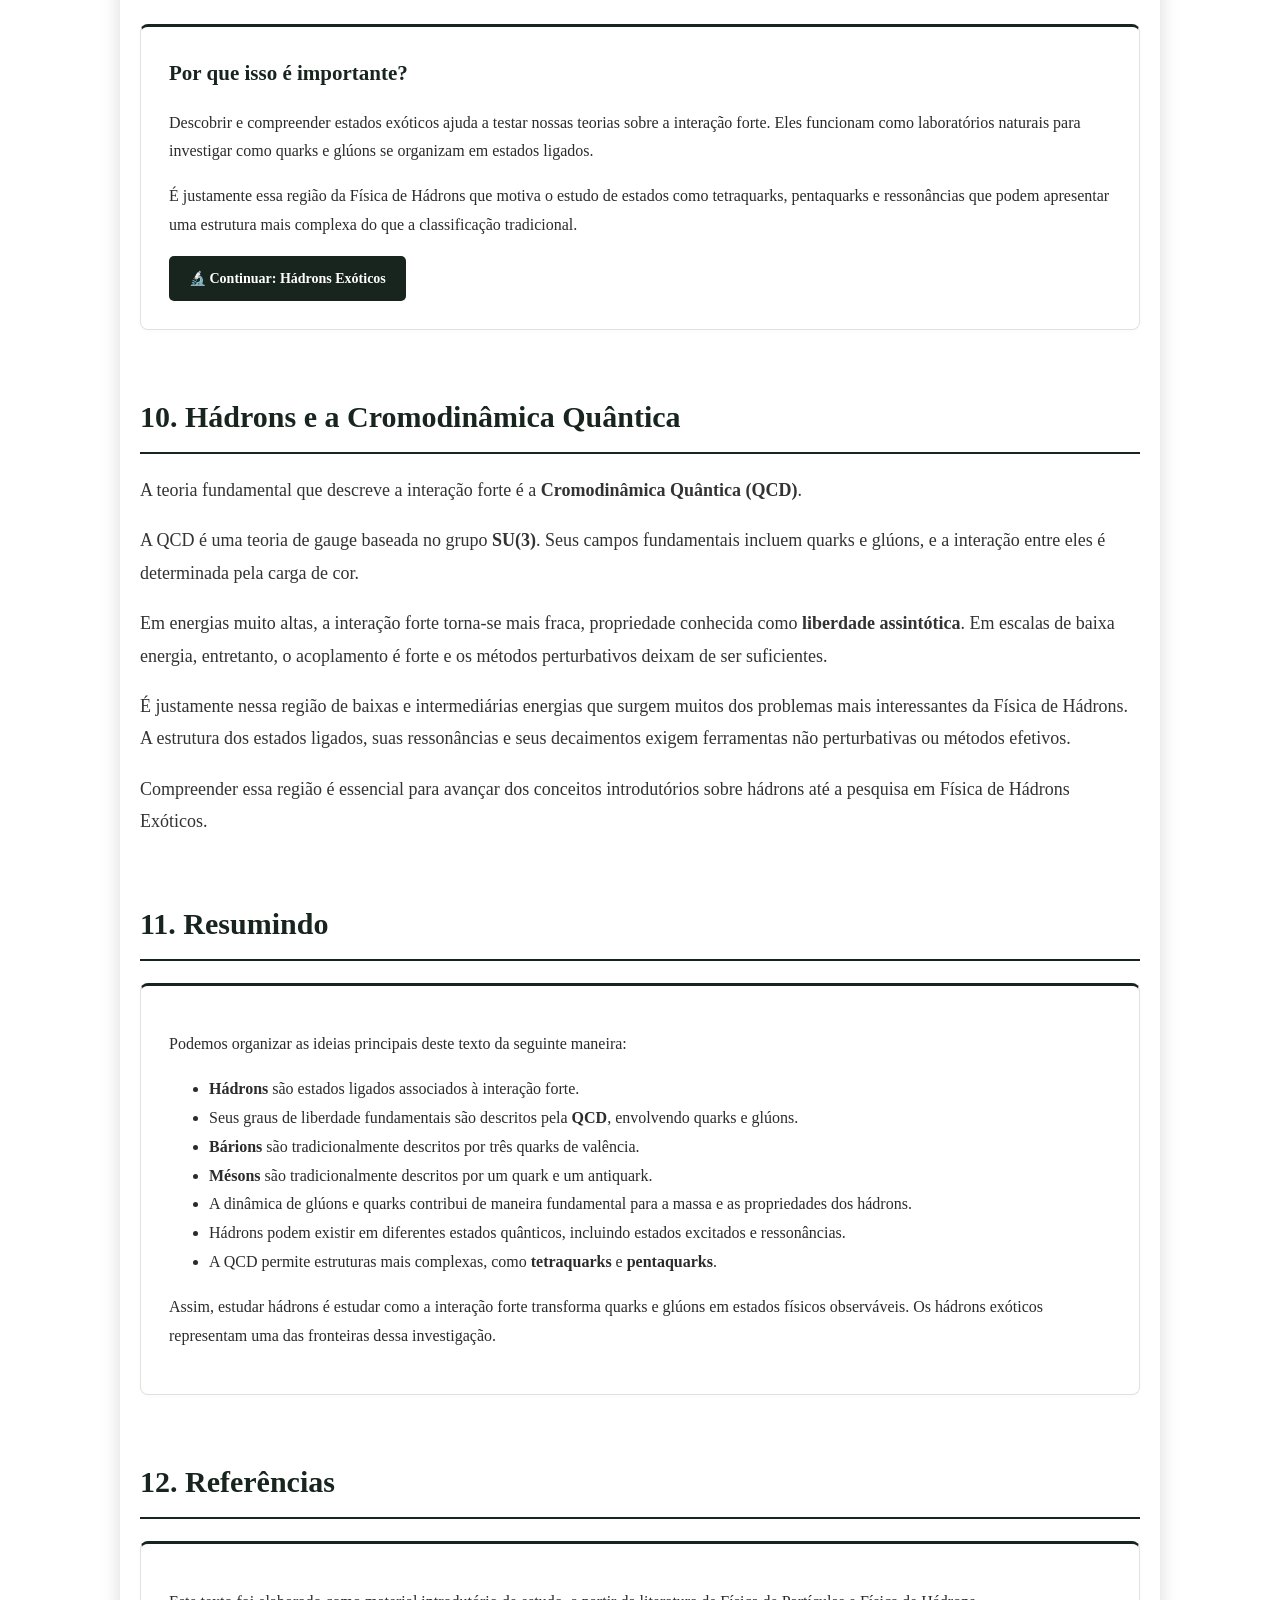
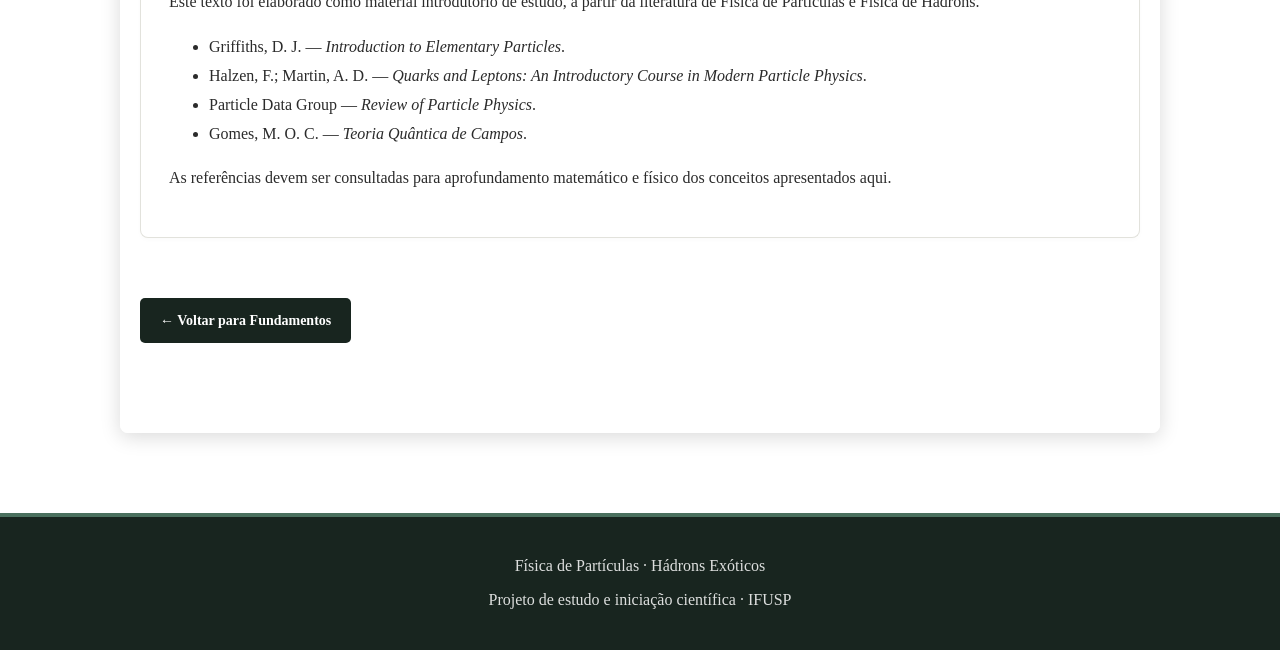
<file: hadron.html>
<!DOCTYPE html>
<html lang="pt-BR">
<head>
    <meta charset="UTF-8">
    <meta name="viewport" content="width=device-width, initial-scale=1.0">
    <title>O que são Hádrons? | Física de Hádrons Exóticos</title>
    <link rel="stylesheet" href="style.css">
</head>
<body>

    <!-- =========================
         CABEÇALHO
         ========================= -->
    <header>
        <h1>O que são hádrons?</h1>
        <p>Uma introdução às partículas compostas pela interação forte</p>
    </header>


    <!-- =========================
         MENU
         ========================= -->
    <nav>
        <a href="index.html">Início</a>
        <a href="fundamentos.html" class="active">Fundamentos</a>
        <a href="ic.html">Minha IC</a>
        <a href="artigos.html">Artigos</a>
        <a href="exercicios.html">Exercícios</a>
        <a href="aulas.html">Aulas</a>
        <a href="sobre.html">Sobre mim</a>
    </nav>


    <!-- =========================
         CONTEÚDO
         ========================= -->
    <main>

        <!-- INTRODUÇÃO -->
        <section>
            <h2>Introdução</h2>

            <div class="intro-texto">
                <p>
                    Quando estudamos a matéria em escalas cada vez menores,
                    encontramos estruturas que não podem ser explicadas apenas
                    como combinações de átomos e moléculas. Prótons e nêutrons,
                    por exemplo, não são partículas elementares: eles possuem
                    uma estrutura interna formada por quarks e glúons.
                </p>

                <p>
                    Partículas compostas que participam da interação forte são
                    chamadas de <span class="highlight">hádrons</span>. Eles
                    constituem uma das principais famílias de objetos estudados
                    na Física de Partículas e formam a ponte entre a dinâmica
                    dos quarks e glúons e a matéria que observamos em escala
                    macroscópica.
                </p>

                <p>
                    O objetivo deste texto é construir essa ideia desde o início:
                    entender o que caracteriza um hádron, quais são suas
                    principais famílias, como quarks e glúons participam de sua
                    estrutura e, finalmente, por que existem estados que não
                    se encaixam na classificação tradicional.
                </p>
            </div>
        </section>


        <!-- SUMÁRIO -->
        <section>
            <h2>Neste texto</h2>

            <div class="card">
                <ol>
                    <li><a href="#definicao">O que é um hádron?</a></li>
                    <li><a href="#quarks">Quarks e glúons</a></li>
                    <li><a href="#cor">Carga de cor e confinamento</a></li>
                    <li><a href="#baryons">Bárions</a></li>
                    <li><a href="#mesons">Mésons</a></li>
                    <li><a href="#massa">De onde vem a massa dos hádrons?</a></li>
                    <li><a href="#quanticos">Números quânticos e estados hadrônicos</a></li>
                    <li><a href="#ressonancias">Ressonâncias</a></li>
                    <li><a href="#exoticos">Além da classificação tradicional</a></li>
                    <li><a href="#qcd">Hádrons e a QCD</a></li>
                    <li><a href="#resumo">Resumo</a></li>
                    <li><a href="#referencias">Referências</a></li>
                </ol>
            </div>
        </section>


        <!-- DEFINIÇÃO -->
        <section id="definicao">
            <h2>1. O que é um hádron?</h2>

            <div class="intro-texto">
                <p>
                    Um <strong>hádron</strong> é um estado ligado que participa
                    da interação forte. Na descrição fundamental fornecida pela
                    Cromodinâmica Quântica (QCD), seus graus de liberdade
                    fundamentais são quarks e glúons.
                </p>

                <p>
                    A palavra "hádron" vem do grego antigo
                    <em>hadros</em>, associado a ideias como "forte" ou
                    "robusto". O termo foi introduzido na Física de Partículas
                    por Lev B. Okun em 1962 para designar partículas que
                    participam das interações fortes.
                </p>

                <p>
                    É importante não confundir um hádron com uma partícula
                    elementar. Elétrons e quarks, por exemplo, são tratados
                    como partículas elementares no Modelo Padrão. Já prótons,
                    nêutrons, píons e outras partículas hadrônicas possuem
                    estrutura interna.
                </p>

                <p>
                    Os hádrons conhecidos podem ser organizados, de maneira
                    geral, em duas grandes famílias tradicionais:
                    <strong>bárions</strong> e <strong>mésons</strong>.
                    Existem também estados chamados
                    <strong>hádrons exóticos</strong>, cuja estrutura não pode
                    ser descrita simplesmente pelo esquema tradicional de
                    três quarks ou quark-antiquark.
                </p>
            </div>
        </section>


        <!-- QUARKS E GLÚONS -->
        <section id="quarks">
            <h2>2. Quarks e glúons</h2>

            <div class="card">
                <p>
                    Para compreender os hádrons, precisamos primeiro conhecer
                    seus constituintes fundamentais.
                </p>

                <h3>Quarks</h3>

                <p>
                    Existem seis sabores de quarks:
                    <strong>up (u), down (d), strange (s), charm (c),
                    bottom (b) e top (t)</strong>.
                </p>

                <p>
                    Quarks possuem carga elétrica fracionária. Os quarks
                    <em>up</em>, <em>charm</em> e <em>top</em> possuem carga
                    +2/3 e, enquanto os quarks <em>down</em>, <em>strange</em>
                    e <em>bottom</em> possuem carga −1/3 e.
                </p>

                <p>
                    Além da carga elétrica, quarks possuem uma propriedade
                    chamada <strong>carga de cor</strong>. É essa carga que
                    determina como eles participam da interação forte.
                </p>

                <h3>Glúons</h3>

                <p>
                    A interação forte é mediada pelos
                    <strong>glúons</strong>. Eles são os bósons de gauge da
                    QCD e também carregam carga de cor. Isso faz com que
                    a dinâmica da interação forte seja mais complexa do que
                    a do eletromagnetismo.
                </p>

                <p>
                    Em uma descrição simplificada, podemos imaginar os glúons
                    como os mediadores da interação entre quarks. Entretanto,
                    dentro de um hádron a situação é muito mais rica: o campo
                    de glúons participa ativamente da estrutura e da energia
                    do estado ligado.
                </p>
            </div>
        </section>


        <!-- COR E CONFINAMENTO -->
        <section id="cor">
            <h2>3. Carga de cor e confinamento</h2>

            <div class="intro-texto">
                <p>
                    A carga de cor é a propriedade associada à interação forte.
                    Apesar do nome, "cor" não tem relação alguma com cores
                    visíveis. Trata-se apenas de uma nomenclatura utilizada
                    na formulação da QCD.
                </p>

                <p>
                    Os estados físicos observáveis são
                    <strong>singletos de cor</strong>, isto é, possuem carga
                    de cor total nula. Essa característica está relacionada ao
                    fenômeno conhecido como <strong>confinamento de cor</strong>:
                    quarks e glúons não são observados isoladamente como
                    partículas livres nas condições usuais.
                </p>

                <p>
                    As combinações mais simples que produzem um estado
                    eletricamente neutro em cor são:
                </p>

                <ul>
                    <li>
                        um quark e um antiquark, formando um estado do tipo
                        <strong>méson</strong>;
                    </li>
                    <li>
                        três quarks, formando um estado do tipo
                        <strong>bárion</strong>.
                    </li>
                </ul>

                <p>
                    A QCD, porém, permite estruturas mais complexas, desde que
                    o estado final seja um singleto de cor. É justamente nesse
                    ponto que surgem os hádrons exóticos.
                </p>
            </div>
        </section>


        <!-- BÁRIONS -->
        <section id="baryons">
            <h2>4. Bárions</h2>

            <div class="intro-texto">
                <p>
                    <strong>Bárions</strong> são hádrons tradicionalmente
                    descritos como estados formados por três quarks de valência.
                    O próton e o nêutron são os exemplos mais conhecidos.
                </p>

                <p>
                    O próton possui a composição de valência
                    <strong>uud</strong>, enquanto o nêutron possui
                    <strong>udd</strong>.
                </p>

                <p>
                    Podemos verificar as cargas elétricas dessas combinações:
                </p>

                <p>
                    Próton:
                    <strong>2(+2/3)e + (−1/3)e = +e</strong>
                </p>

                <p>
                    Nêutron:
                    <strong>(+2/3)e + 2(−1/3)e = 0</strong>
                </p>

                <p>
                    Essa notação descreve os chamados
                    <strong>quarks de valência</strong>. Um hádron não deve ser
                    imaginado como uma pequena caixa contendo apenas esses
                    quarks: seu interior também envolve glúons e pares
                    quark-antiquark que fazem parte da dinâmica quântica do
                    estado.
                </p>

                <p>
                    Existem muitos outros bárions, incluindo partículas que
                    contêm quarks estranhos, charmosos ou bottom.
                </p>
            </div>
        </section>


        <!-- MÉSONS -->
        <section id="mesons">
            <h2>5. Mésons</h2>

            <div class="intro-texto">
                <p>
                    <strong>Mésons</strong> são hádrons tradicionalmente
                    descritos como estados formados por um quark e um
                    antiquark:
                </p>

                <p style="text-align: center;">
                    <strong>q q̄</strong>
                </p>

                <p>
                    Um exemplo importante é o píon, que aparece em diferentes
                    combinações de sabores de quarks e antiquarks.
                </p>

                <p>
                    Como os mésons possuem um quark e um antiquark, seu número
                    bariônico total é zero. Já os bárions possuem número
                    bariônico igual a um quando utilizamos a convenção usual
                    de atribuir B = 1/3 a cada quark.
                </p>

                <p>
                    Mésons também podem possuir diferentes valores de spin,
                    paridade e outros números quânticos. Por isso, uma mesma
                    combinação de sabores pode dar origem a diferentes estados
                    físicos.
                </p>
            </div>
        </section>


        <!-- MASSA -->
        <section id="massa">
            <h2>6. De onde vem a massa dos hádrons?</h2>

            <div class="card">
                <p>
                    Uma das ideias mais importantes para compreender a Física
                    de Hádrons é que a massa de um hádron não é simplesmente a
                    soma das massas dos seus quarks de valência.
                </p>

                <p>
                    Considere o próton. Seus quarks de valência são dois quarks
                    up e um quark down, mas a massa do próton é muito maior do
                    que a soma das massas de repouso desses quarks.
                </p>

                <p>
                    A maior parte da massa de hádrons como prótons e nêutrons
                    está associada à energia da dinâmica da QCD: campos de
                    glúons, movimento dos constituintes e energia de interação
                    contribuem para a energia total do estado.
                </p>

                <p>
                    Isso é uma manifestação da relação relativística entre
                    massa e energia,
                </p>

                <p style="text-align: center;">
                    <strong>E = mc²</strong>
                </p>

                <p>
                    Nesse sentido, o interior de um hádron é um sistema
                    quântico altamente dinâmico, e sua massa emerge do estado
                    ligado como um todo.
                </p>
            </div>
        </section>


        <!-- NÚMEROS QUÂNTICOS -->
        <section id="quanticos">
            <h2>7. Números quânticos e estados hadrônicos</h2>

            <div class="intro-texto">
                <p>
                    Hádrons não são identificados apenas pela sua composição
                    aproximada de quarks. Cada estado possui um conjunto de
                    propriedades quânticas que permite classificá-lo.
                </p>

                <p>
                    Entre as propriedades importantes estão:
                </p>

                <ul>
                    <li>massa;</li>
                    <li>spin;</li>
                    <li>paridade;</li>
                    <li>carga elétrica;</li>
                    <li>números quânticos de sabor;</li>
                    <li>número bariônico;</li>
                    <li>isospin, quando apropriado.</li>
                </ul>

                <p>
                    Para estados neutros apropriados, também podemos utilizar
                    a conjugação de carga. A combinação dessas informações
                    fornece uma maneira de distinguir diferentes estados
                    hadrônicos.
                </p>

                <p>
                    Em espectroscopia hadrônica, é comum representar estados
                    por números quânticos associados ao spin e às simetrias
                    relevantes. Essa classificação se torna especialmente
                    importante quando diferentes configurações de quarks podem
                    produzir estados com propriedades semelhantes.
                </p>
            </div>
        </section>


        <!-- RESSONÂNCIAS -->
        <section id="ressonancias">
            <h2>8. Ressonâncias hadrônicas</h2>

            <div class="intro-texto">
                <p>
                    Um hádron pode existir em seu estado de menor energia ou
                    em estados excitados. Esses estados excitados são chamados
                    frequentemente de <strong>ressonâncias</strong>.
                </p>

                <p>
                    Uma ressonância não deve ser imaginada simplesmente como
                    um hádron "girando mais rápido". Ela é um estado quântico
                    excitado, caracterizado por uma determinada massa, largura
                    e conjunto de números quânticos.
                </p>

                <p>
                    Muitas ressonâncias são extremamente instáveis. Elas podem
                    existir por um intervalo de tempo muito curto antes de
                    decair em partículas mais leves.
                </p>

                <p>
                    O estudo dessas ressonâncias é uma das ferramentas
                    fundamentais para investigar a dinâmica da interação forte.
                    Ao observar os produtos de decaimento e suas distribuições
                    de energia e momento, podemos inferir a existência e as
                    propriedades dos estados intermediários.
                </p>
            </div>
        </section>


        <!-- EXÓTICOS -->
        <section id="exoticos">
            <h2>9. Além da classificação tradicional</h2>

            <div class="intro-texto">
                <p>
                    Durante muito tempo, a classificação mais conhecida dos
                    hádrons foi baseada em duas estruturas simples:
                </p>

                <p style="text-align: center;">
                    <strong>Mésons → q q̄</strong>
                    <br>
                    <strong>Bárions → qqq</strong>
                </p>

                <p>
                    Essa classificação continua sendo extremamente útil.
                    Entretanto, a QCD não exige que todos os estados hadrônicos
                    sejam descritos exclusivamente por essas duas configurações.
                </p>

                <p>
                    Estados de quatro ou cinco quarks de valência podem formar
                    singletos de cor. Essas estruturas são chamadas,
                    respectivamente, de <strong>tetraquarks</strong> e
                    <strong>pentaquarks</strong>.
                </p>

                <p>
                    Também existem discussões teóricas sobre outras formas de
                    matéria hadrônica, incluindo estados nos quais os graus de
                    liberdade gluônicos desempenham um papel especialmente
                    importante.
                </p>
            </div>

            <div class="card">
                <h3>Por que isso é importante?</h3>

                <p>
                    Descobrir e compreender estados exóticos ajuda a testar
                    nossas teorias sobre a interação forte. Eles funcionam como
                    laboratórios naturais para investigar como quarks e glúons
                    se organizam em estados ligados.
                </p>

                <p>
                    É justamente essa região da Física de Hádrons que motiva
                    o estudo de estados como tetraquarks, pentaquarks e
                    ressonâncias que podem apresentar uma estrutura mais
                    complexa do que a classificação tradicional.
                </p>

                <div class="article-actions" style="margin-top: 15px;">
                    <a href="hadron-exotico.html" class="button">
                        🔬 Continuar: Hádrons Exóticos
                    </a>
                </div>
            </div>
        </section>


        <!-- QCD -->
        <section id="qcd">
            <h2>10. Hádrons e a Cromodinâmica Quântica</h2>

            <div class="intro-texto">
                <p>
                    A teoria fundamental que descreve a interação forte é a
                    <strong>Cromodinâmica Quântica (QCD)</strong>.
                </p>

                <p>
                    A QCD é uma teoria de gauge baseada no grupo
                    <strong>SU(3)</strong>. Seus campos fundamentais incluem
                    quarks e glúons, e a interação entre eles é determinada
                    pela carga de cor.
                </p>

                <p>
                    Em energias muito altas, a interação forte torna-se mais
                    fraca, propriedade conhecida como
                    <strong>liberdade assintótica</strong>. Em escalas de baixa
                    energia, entretanto, o acoplamento é forte e os métodos
                    perturbativos deixam de ser suficientes.
                </p>

                <p>
                    É justamente nessa região de baixas e intermediárias
                    energias que surgem muitos dos problemas mais interessantes
                    da Física de Hádrons. A estrutura dos estados ligados,
                    suas ressonâncias e seus decaimentos exigem ferramentas
                    não perturbativas ou métodos efetivos.
                </p>

                <p>
                    Compreender essa região é essencial para avançar dos
                    conceitos introdutórios sobre hádrons até a pesquisa em
                    Física de Hádrons Exóticos.
                </p>
            </div>
        </section>


        <!-- RESUMO -->
        <section id="resumo">
            <h2>11. Resumindo</h2>

            <div class="card">
                <p>
                    Podemos organizar as ideias principais deste texto da
                    seguinte maneira:
                </p>

                <ul>
                    <li>
                        <strong>Hádrons</strong> são estados ligados associados
                        à interação forte.
                    </li>

                    <li>
                        Seus graus de liberdade fundamentais são descritos pela
                        <strong>QCD</strong>, envolvendo quarks e glúons.
                    </li>

                    <li>
                        <strong>Bárions</strong> são tradicionalmente descritos
                        por três quarks de valência.
                    </li>

                    <li>
                        <strong>Mésons</strong> são tradicionalmente descritos
                        por um quark e um antiquark.
                    </li>

                    <li>
                        A dinâmica de glúons e quarks contribui de maneira
                        fundamental para a massa e as propriedades dos hádrons.
                    </li>

                    <li>
                        Hádrons podem existir em diferentes estados quânticos,
                        incluindo estados excitados e ressonâncias.
                    </li>

                    <li>
                        A QCD permite estruturas mais complexas, como
                        <strong>tetraquarks</strong> e <strong>pentaquarks</strong>.
                    </li>
                </ul>

                <p>
                    Assim, estudar hádrons é estudar como a interação forte
                    transforma quarks e glúons em estados físicos observáveis.
                    Os hádrons exóticos representam uma das fronteiras dessa
                    investigação.
                </p>
            </div>
        </section>


        <!-- REFERÊNCIAS -->
        <section id="referencias">
            <h2>12. Referências</h2>

            <div class="card">
                <p>
                    Este texto foi elaborado como material introdutório de
                    estudo, a partir da literatura de Física de Partículas
                    e Física de Hádrons.
                </p>

                <ul>
                    <li>
                        Griffiths, D. J. —
                        <em>Introduction to Elementary Particles</em>.
                    </li>

                    <li>
                        Halzen, F.; Martin, A. D. —
                        <em>Quarks and Leptons: An Introductory Course in Modern Particle Physics</em>.
                    </li>

                    <li>
                        Particle Data Group —
                        <em>Review of Particle Physics</em>.
                    </li>

                    <li>
                        Gomes, M. O. C. —
                        <em>Teoria Quântica de Campos</em>.
                    </li>
                </ul>

                <p>
                    As referências devem ser consultadas para aprofundamento
                    matemático e físico dos conceitos apresentados aqui.
                </p>
            </div>
        </section>


        <!-- VOLTAR -->
        <section>
            <div class="article-actions">
                <a href="fundamentos.html" class="button">
                    ← Voltar para Fundamentos
                </a>
            </div>
        </section>

    </main>


    <!-- =========================
         RODAPÉ
         ========================= -->
    <footer>
        <p>
            Física de Partículas · Hádrons Exóticos
        </p>

        <p>
            Projeto de estudo e iniciação científica · IFUSP
        </p>
    </footer>

</body>
</html>
</file>
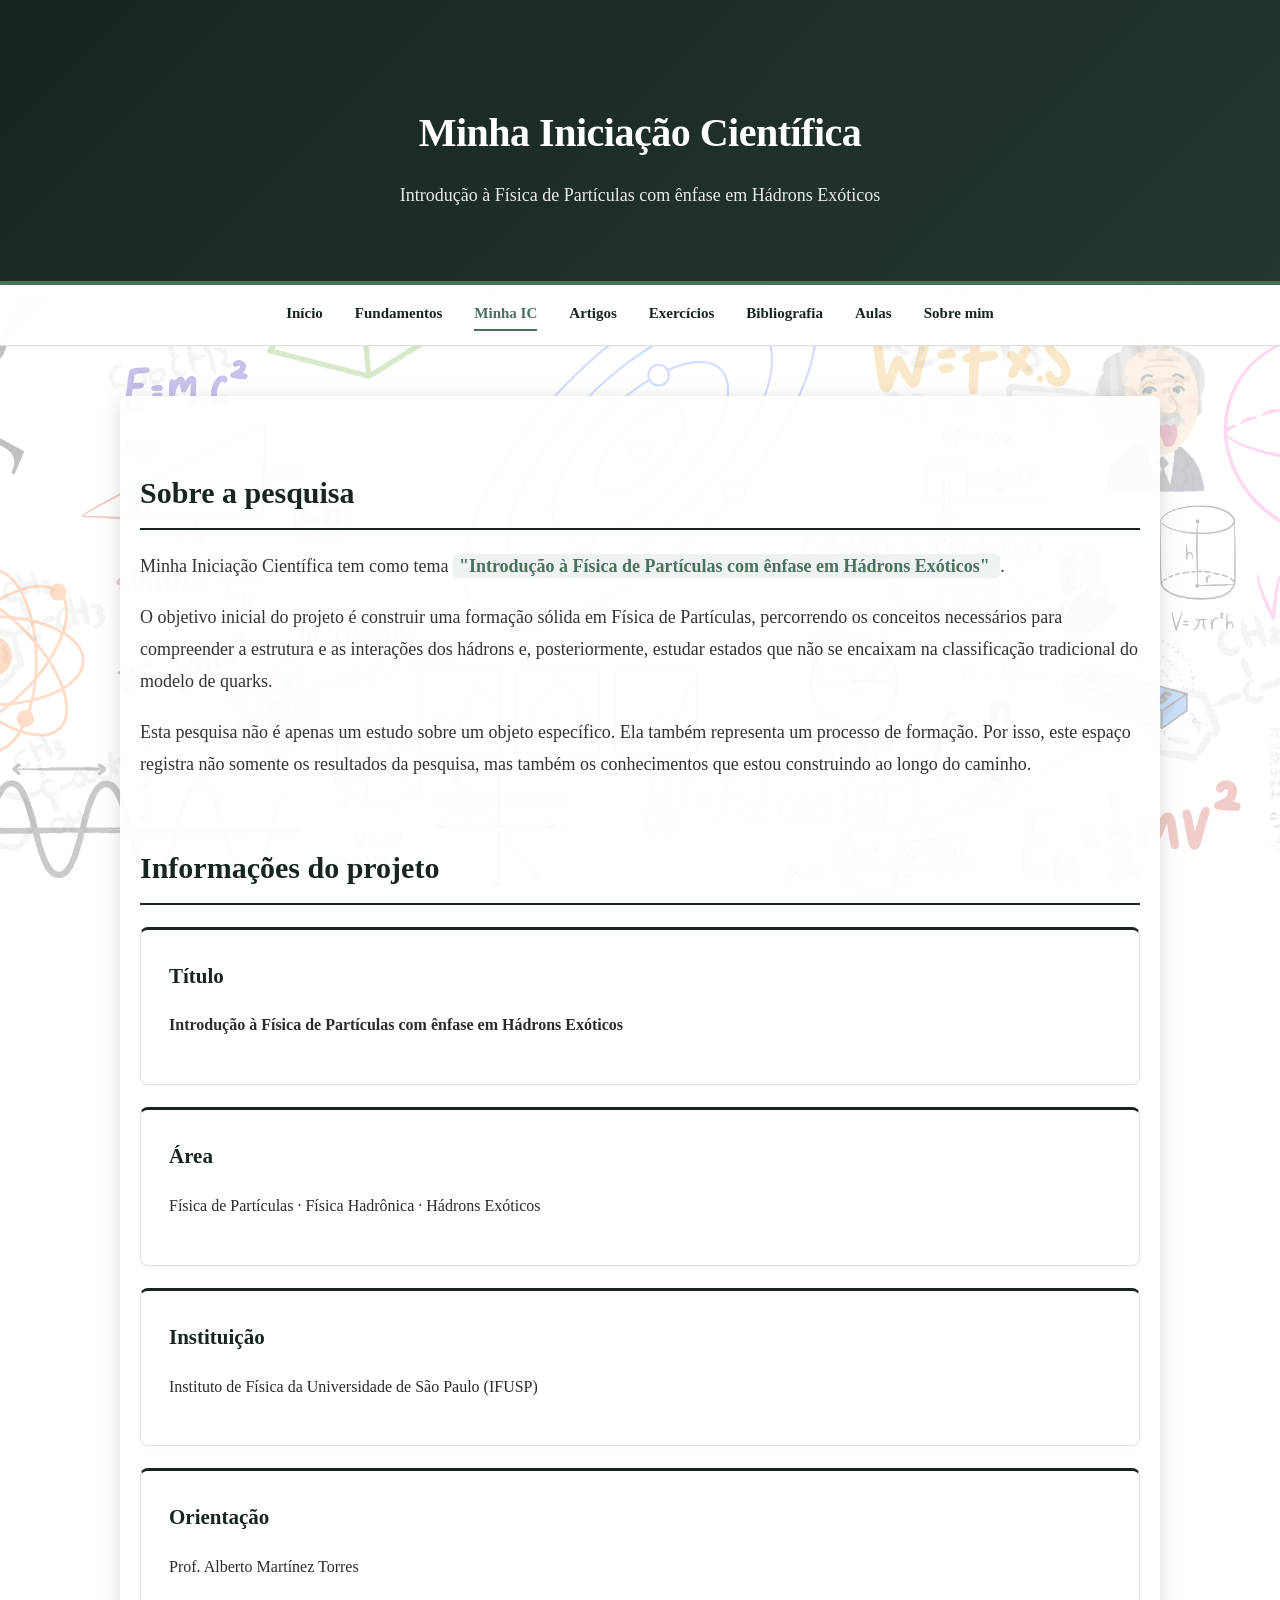
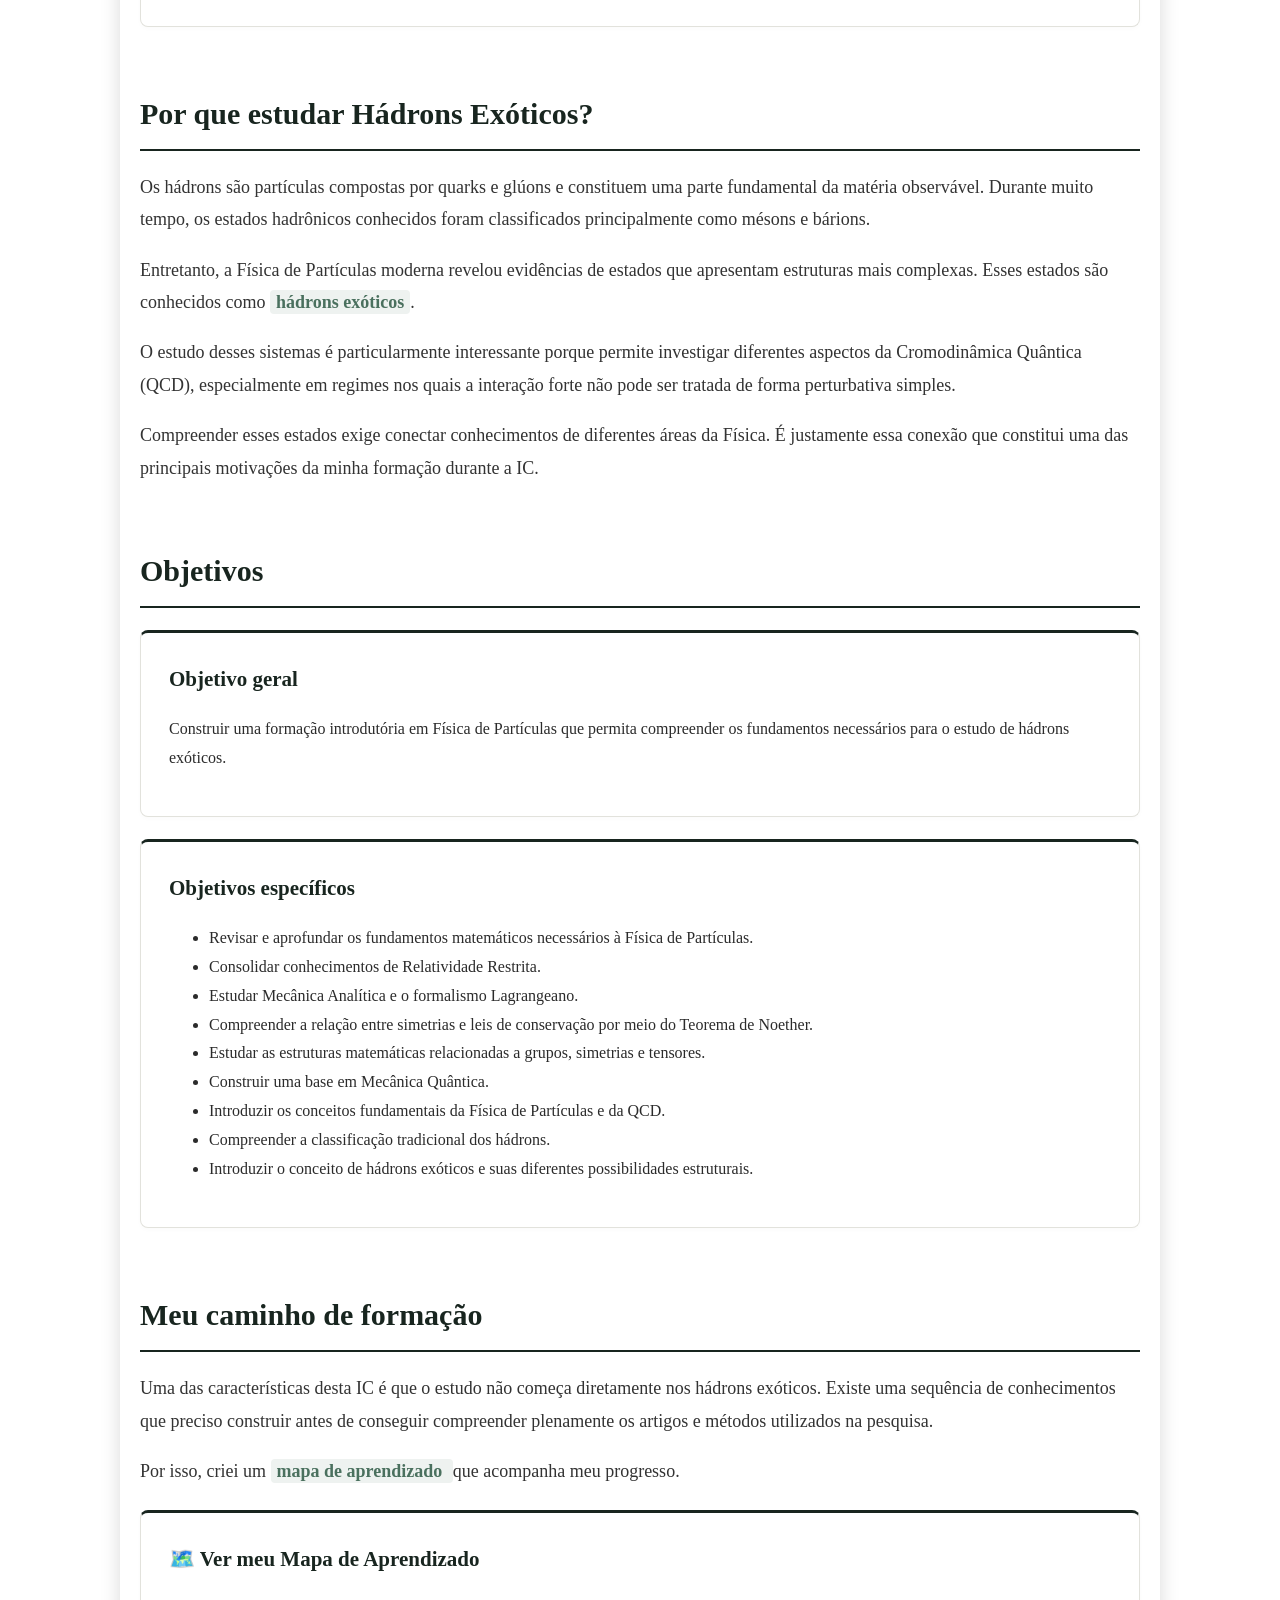
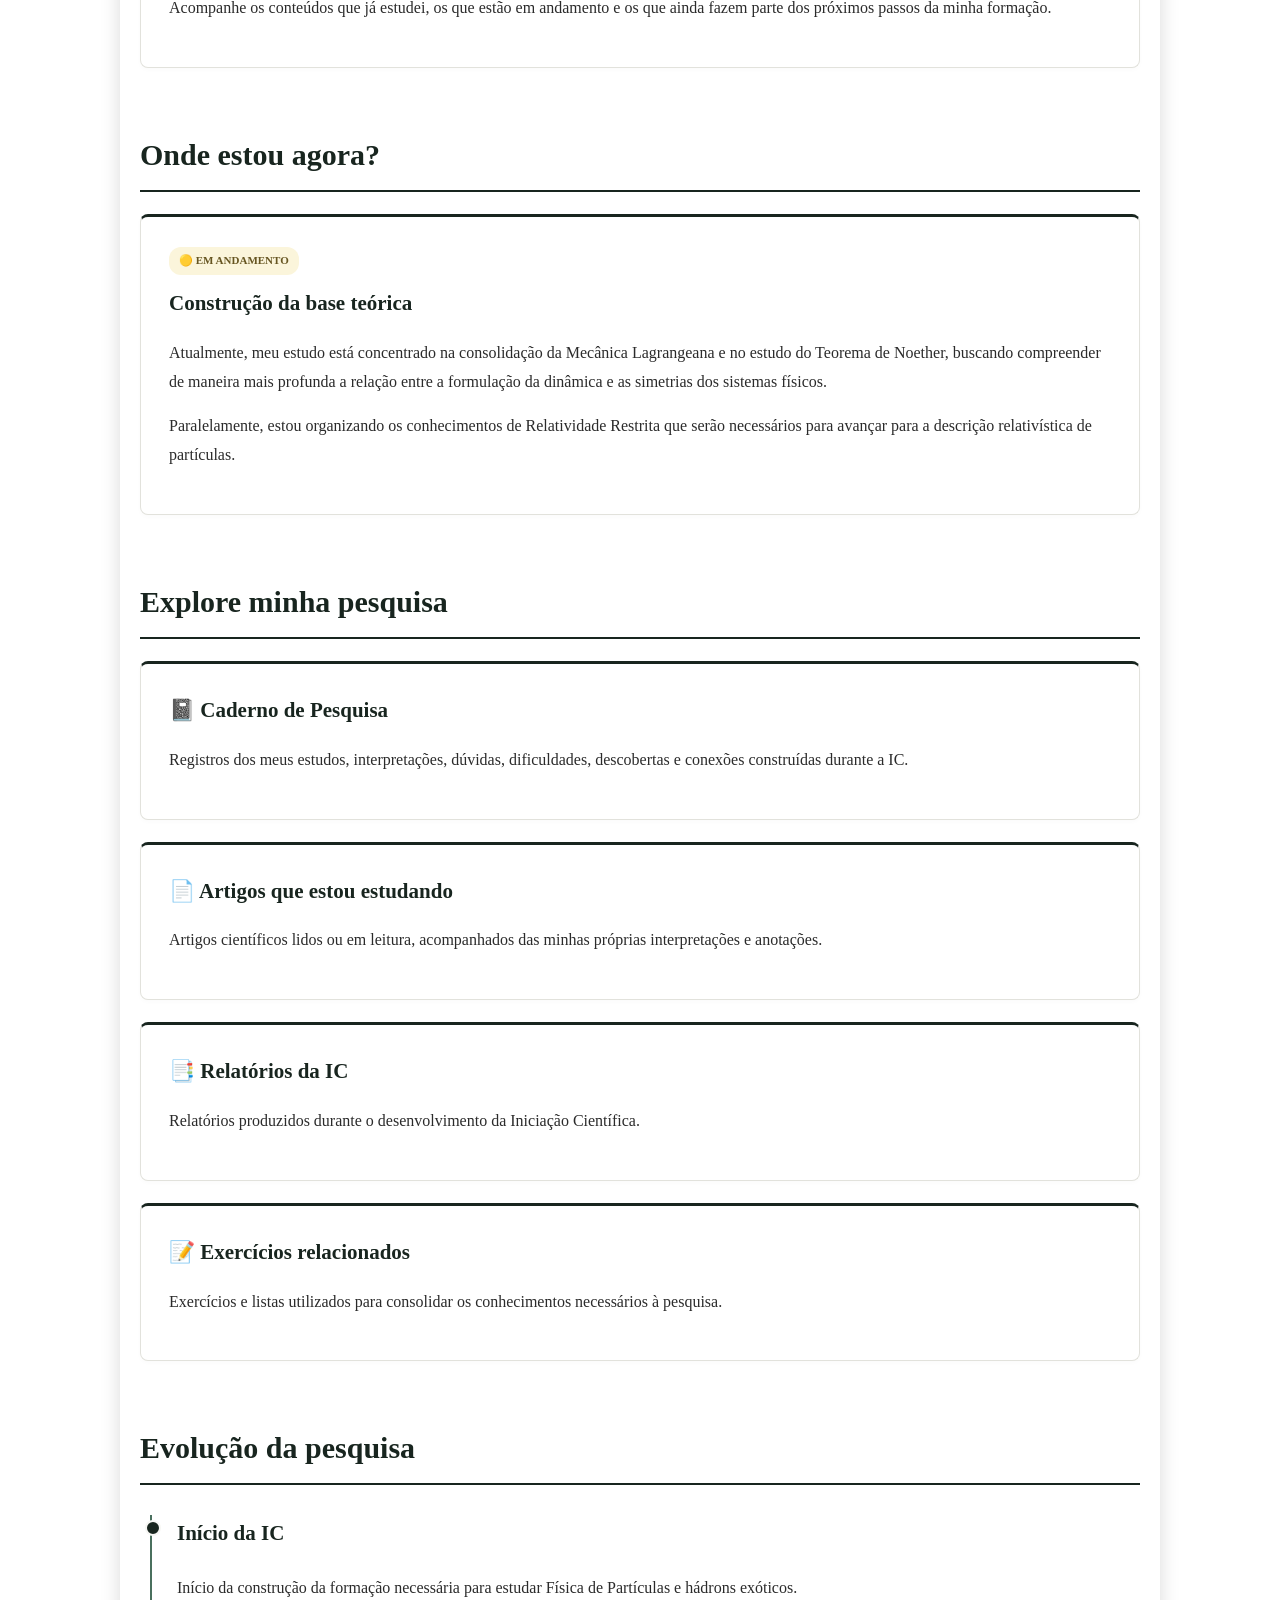
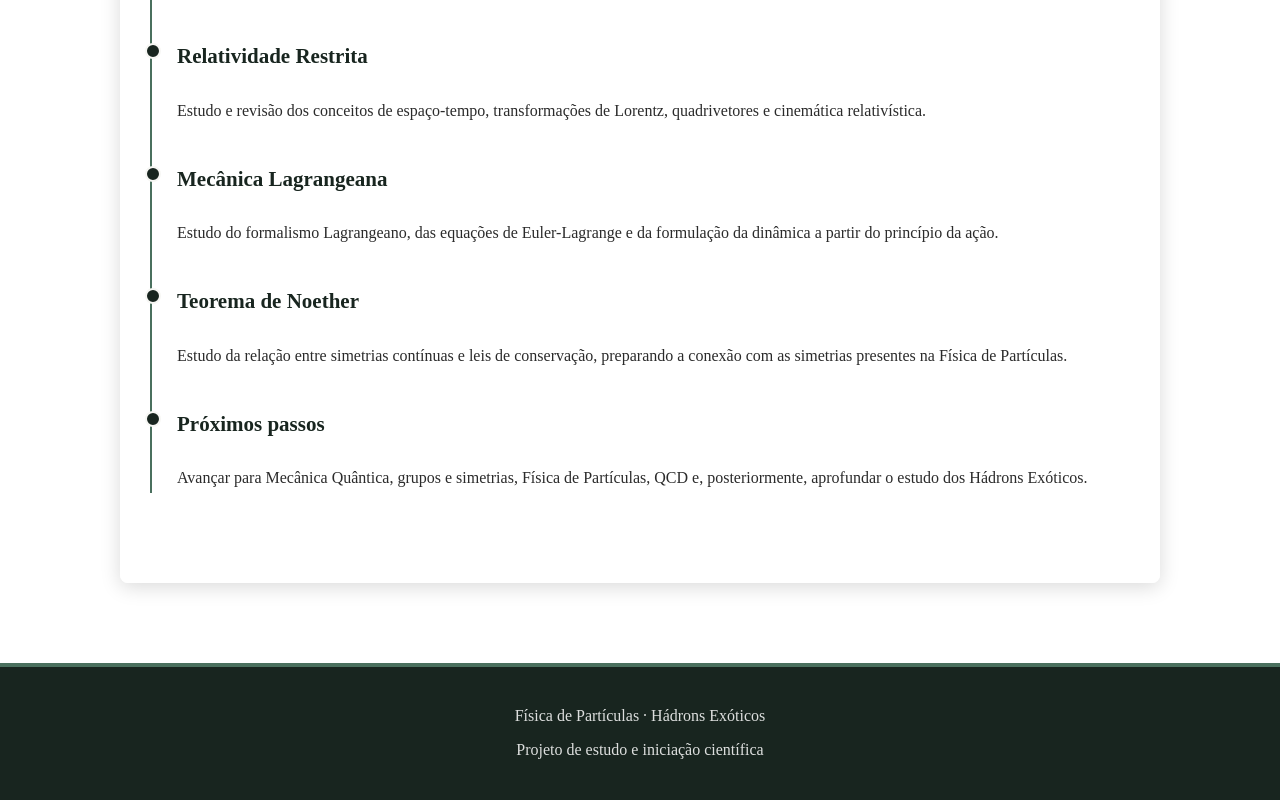
<file: ic.html>
<!DOCTYPE html>
<html lang="pt-BR">
<head>
    <meta charset="UTF-8">
    <meta name="viewport" content="width=device-width, initial-scale=1.0">
    <title>Minha IC | Física de Hádrons Exóticos</title>
    <link rel="stylesheet" href="style.css">
</head>
<body>
    <!-- =========================
         CABEÇALHO
         ========================= -->
    <header>
        <h1>Minha Iniciação Científica</h1>
        <p>Introdução à Física de Partículas com ênfase em Hádrons Exóticos</p>
    </header>
    <!-- =========================
         MENU
         ========================= -->
    <nav>
        <a href="index.html">Início</a>
        <a href="fundamentos.html">Fundamentos</a>
        <a href="ic.html" class="active">Minha IC</a>
        <a href="artigos.html">Artigos</a>
        <a href="exercicios.html">Exercícios</a>
        <a href="bibliografia.html">Bibliografia</a>
        <a href="aulas.html">Aulas</a>
        <a href="sobre.html">Sobre mim</a>
    </nav>
    <!-- =========================
         CONTEÚDO
         ========================= -->
    <main>
        <!-- =========================
             APRESENTAÇÃO
             ========================= -->
        <section>
            <h2>Sobre a pesquisa</h2>
            <div class="intro-texto">
                <p>
                    Minha Iniciação Científica tem como tema
                    <span class="highlight">
                        "Introdução à Física de Partículas com ênfase em Hádrons Exóticos"
                    </span>.
                </p>
                <p>
                    O objetivo inicial do projeto é construir uma formação
                    sólida em Física de Partículas, percorrendo os conceitos
                    necessários para compreender a estrutura e as interações
                    dos hádrons e, posteriormente, estudar estados que não se
                    encaixam na classificação tradicional do modelo de quarks.
                </p>
                <p>
                    Esta pesquisa não é apenas um estudo sobre um objeto
                    específico. Ela também representa um processo de formação.
                    Por isso, este espaço registra não somente os resultados
                    da pesquisa, mas também os conhecimentos que estou
                    construindo ao longo do caminho.
                </p>
            </div>
        </section>
        <!-- =========================
             INFORMAÇÕES DO PROJETO
             ========================= -->
        <section>
            <h2>Informações do projeto</h2>
            <div class="card">
                <h3>Título</h3>
                <p>
                    <strong>
                        Introdução à Física de Partículas com ênfase em
                        Hádrons Exóticos
                    </strong>
                </p>
            </div>
            <div class="card">
                <h3>Área</h3>
                <p>
                    Física de Partículas · Física Hadrônica ·
                    Hádrons Exóticos
                </p>
            </div>
            <div class="card">
                <h3>Instituição</h3>
                <p>
                    Instituto de Física da Universidade de São Paulo
                    (IFUSP)
                </p>
            </div>
            <div class="card">
                <h3>Orientação</h3>
                <p>
                    Prof. Alberto Martínez Torres
                </p>
            </div>
        </section>
        <!-- =========================
             MOTIVAÇÃO
             ========================= -->
        <section>
            <h2>Por que estudar Hádrons Exóticos?</h2>
            <div class="intro-texto">
                <p>
                    Os hádrons são partículas compostas por quarks e glúons
                    e constituem uma parte fundamental da matéria observável.
                    Durante muito tempo, os estados hadrônicos conhecidos
                    foram classificados principalmente como mésons e bárions.
                </p>
                <p>
                    Entretanto, a Física de Partículas moderna revelou
                    evidências de estados que apresentam estruturas mais
                    complexas. Esses estados são conhecidos como
                    <span class="highlight">hádrons exóticos</span>.
                </p>
                <p>
                    O estudo desses sistemas é particularmente interessante
                    porque permite investigar diferentes aspectos da
                    Cromodinâmica Quântica (QCD), especialmente em regimes
                    nos quais a interação forte não pode ser tratada de forma
                    perturbativa simples.
                </p>
                <p>
                    Compreender esses estados exige conectar conhecimentos
                    de diferentes áreas da Física. É justamente essa conexão
                    que constitui uma das principais motivações da minha
                    formação durante a IC.
                </p>
            </div>
        </section>
        <!-- =========================
             OBJETIVOS
             ========================= -->
        <section>
            <h2>Objetivos</h2>
            <div class="card">
                <h3>Objetivo geral</h3>
                <p>
                    Construir uma formação introdutória em Física de
                    Partículas que permita compreender os fundamentos
                    necessários para o estudo de hádrons exóticos.
                </p>
            </div>
            <div class="card">
                <h3>Objetivos específicos</h3>
                <ul>
                    <li>
                        Revisar e aprofundar os fundamentos matemáticos
                        necessários à Física de Partículas.
                    </li>
                    <li>
                        Consolidar conhecimentos de Relatividade Restrita.
                    </li>
                    <li>
                        Estudar Mecânica Analítica e o formalismo
                        Lagrangeano.
                    </li>
                    <li>
                        Compreender a relação entre simetrias e leis de
                        conservação por meio do Teorema de Noether.
                    </li>
                    <li>
                        Estudar as estruturas matemáticas relacionadas a
                        grupos, simetrias e tensores.
                    </li>
                    <li>
                        Construir uma base em Mecânica Quântica.
                    </li>
                    <li>
                        Introduzir os conceitos fundamentais da Física
                        de Partículas e da QCD.
                    </li>
                    <li>
                        Compreender a classificação tradicional dos hádrons.
                    </li>
                    <li>
                        Introduzir o conceito de hádrons exóticos e suas
                        diferentes possibilidades estruturais.
                    </li>
                </ul>
            </div>
        </section>
        <!-- =========================
             CAMINHO DE FORMAÇÃO
             ========================= -->
        <section>
            <h2>Meu caminho de formação</h2>
            <div class="intro-texto">
                <p>
                    Uma das características desta IC é que o estudo não
                    começa diretamente nos hádrons exóticos. Existe uma
                    sequência de conhecimentos que preciso construir antes
                    de conseguir compreender plenamente os artigos e
                    métodos utilizados na pesquisa.
                </p>
                <p>
                    Por isso, criei um
                    <span class="highlight">
                        mapa de aprendizado
                    </span>
                    que acompanha meu progresso.
                </p>
            </div>
            <a href="fundamentos.html" class="card-link">
                <div class="card">
                    <h3>🗺️ Ver meu Mapa de Aprendizado</h3>
                    <p>
                        Acompanhe os conteúdos que já estudei, os que estão
                        em andamento e os que ainda fazem parte dos próximos
                        passos da minha formação.
                    </p>
                </div>
            </a>
        </section>
        <!-- =========================
             ESTADO ATUAL
             ========================= -->
        <section>
            <h2>Onde estou agora?</h2>
            <div class="card">
                <span class="status status-andamento">
                    🟡 Em andamento
                </span>
                <h3>Construção da base teórica</h3>
                <p>
                    Atualmente, meu estudo está concentrado na consolidação
                    da Mecânica Lagrangeana e no estudo do Teorema de Noether,
                    buscando compreender de maneira mais profunda a relação
                    entre a formulação da dinâmica e as simetrias dos
                    sistemas físicos.
                </p>
                <p>
                    Paralelamente, estou organizando os conhecimentos de
                    Relatividade Restrita que serão necessários para avançar
                    para a descrição relativística de partículas.
                </p>
            </div>
        </section>
        <!-- =========================
             ÁREAS DA IC
             ========================= -->
        <section>
            <h2>Explore minha pesquisa</h2>
            <a href="caderno.html" class="card-link">
                <div class="card">
                    <h3>📓 Caderno de Pesquisa</h3>
                    <p>
                        Registros dos meus estudos, interpretações,
                        dúvidas, dificuldades, descobertas e conexões
                        construídas durante a IC.
                    </p>
                </div>
            </a>
            <a href="artigos.html" class="card-link">
                <div class="card">
                    <h3>📄 Artigos que estou estudando</h3>
                    <p>
                        Artigos científicos lidos ou em leitura,
                        acompanhados das minhas próprias interpretações
                        e anotações.
                    </p>
                </div>
            </a>
            <a href="relatorios.html" class="card-link">
                <div class="card">
                    <h3>📑 Relatórios da IC</h3>
                    <p>
                        Relatórios produzidos durante o desenvolvimento
                        da Iniciação Científica.
                    </p>
                </div>
            </a>
            <a href="exercicios.html" class="card-link">
                <div class="card">
                    <h3>📝 Exercícios relacionados</h3>
                    <p>
                        Exercícios e listas utilizados para consolidar
                        os conhecimentos necessários à pesquisa.
                    </p>
                </div>
            </a>
        </section>
        <!-- =========================
             DIÁRIO DE EVOLUÇÃO
             ========================= -->
        <section>
            <h2>Evolução da pesquisa</h2>
            <div class="timeline">
                <div class="timeline-item">
                    <h3>Início da IC</h3>
                    <p>
                        Início da construção da formação necessária para
                        estudar Física de Partículas e hádrons exóticos.
                    </p>
                </div>
                <div class="timeline-item">
                    <h3>Relatividade Restrita</h3>
                    <p>
                        Estudo e revisão dos conceitos de espaço-tempo,
                        transformações de Lorentz, quadrivetores e
                        cinemática relativística.
                    </p>
                </div>
                <div class="timeline-item">
                    <h3>Mecânica Lagrangeana</h3>
                    <p>
                        Estudo do formalismo Lagrangeano, das equações de
                        Euler-Lagrange e da formulação da dinâmica a partir
                        do princípio da ação.
                    </p>
                </div>
                <div class="timeline-item">
                    <h3>Teorema de Noether</h3>
                    <p>
                        Estudo da relação entre simetrias contínuas e leis
                        de conservação, preparando a conexão com as
                        simetrias presentes na Física de Partículas.
                    </p>
                </div>
                <div class="timeline-item">
                    <h3>Próximos passos</h3>
                    <p>
                        Avançar para Mecânica Quântica, grupos e simetrias,
                        Física de Partículas, QCD e, posteriormente,
                        aprofundar o estudo dos Hádrons Exóticos.
                    </p>
                </div>
            </div>
        </section>
    </main>
    <!-- =========================
         RODAPÉ
         ========================= -->
    <footer>
        <p>
            Física de Partículas · Hádrons Exóticos
        </p>
        <p>
            Projeto de estudo e iniciação científica
        </p>
    </footer>
</body>
</html>
</file>
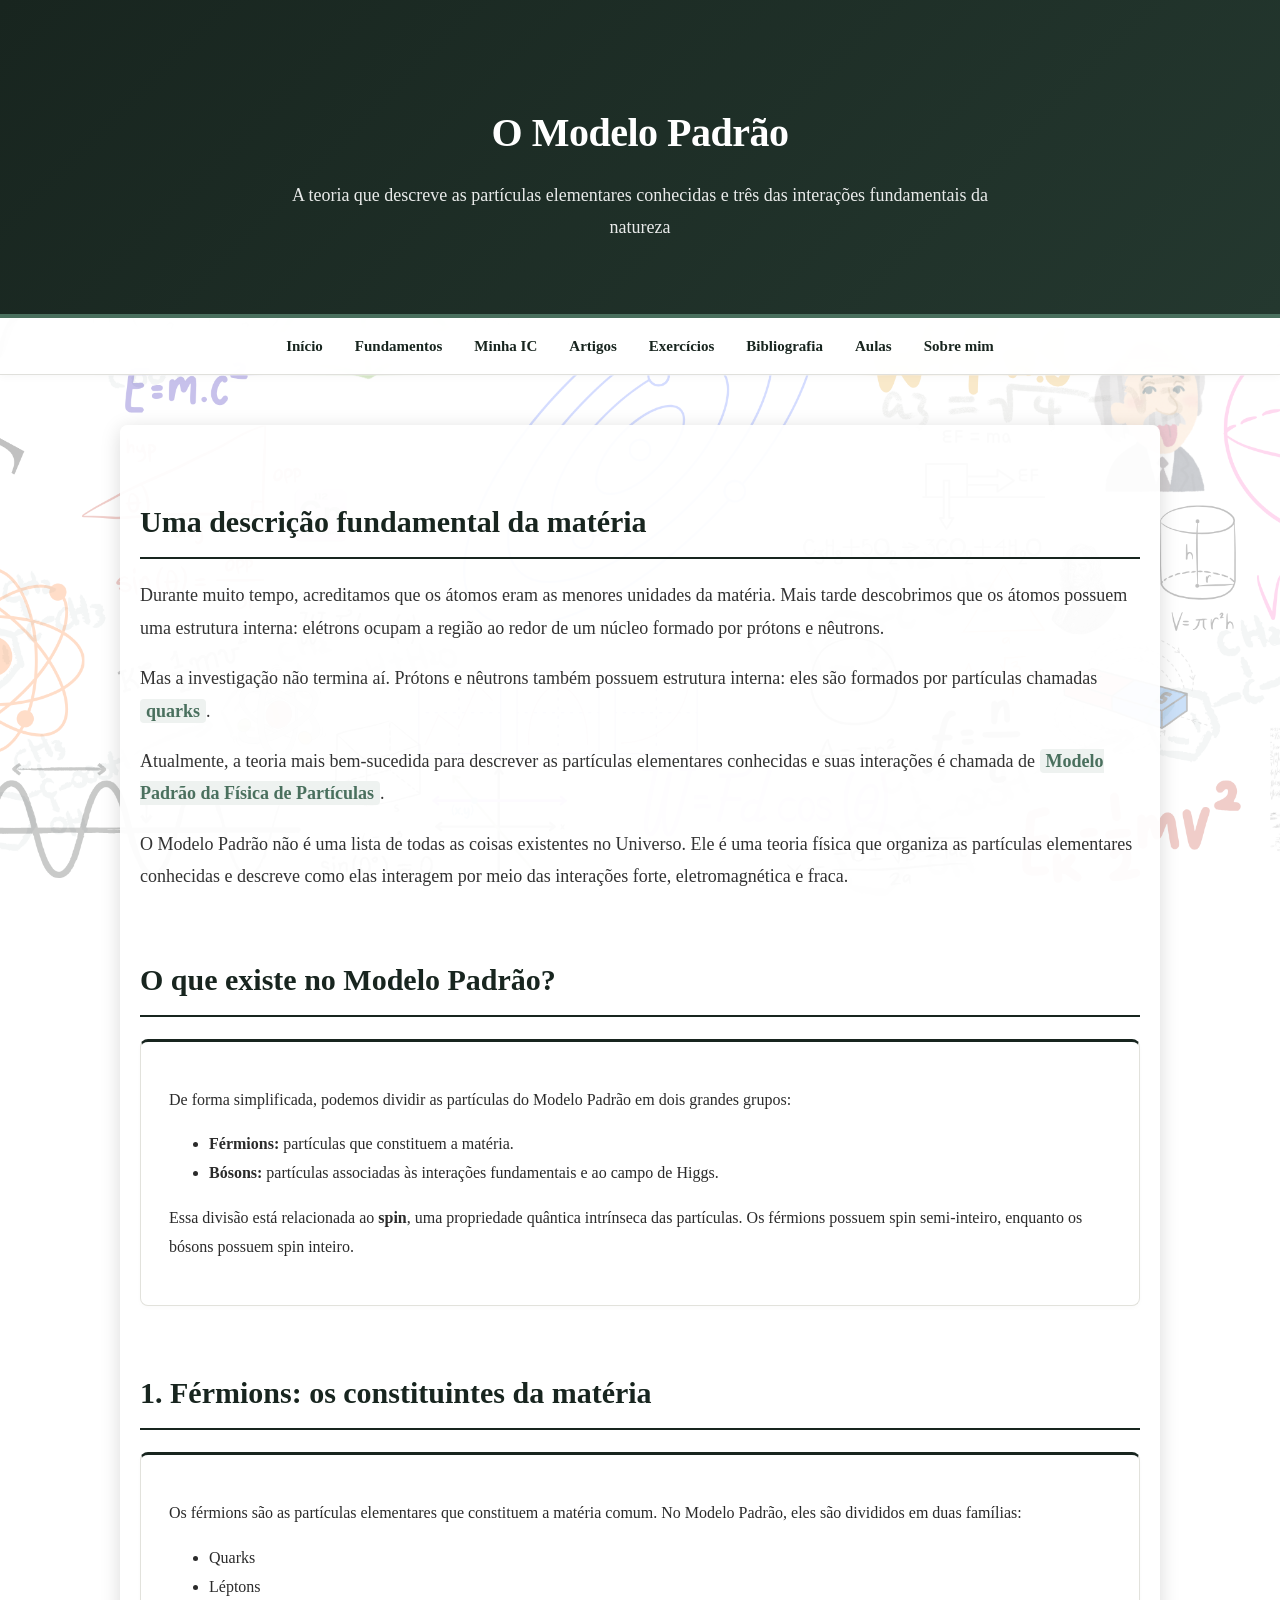
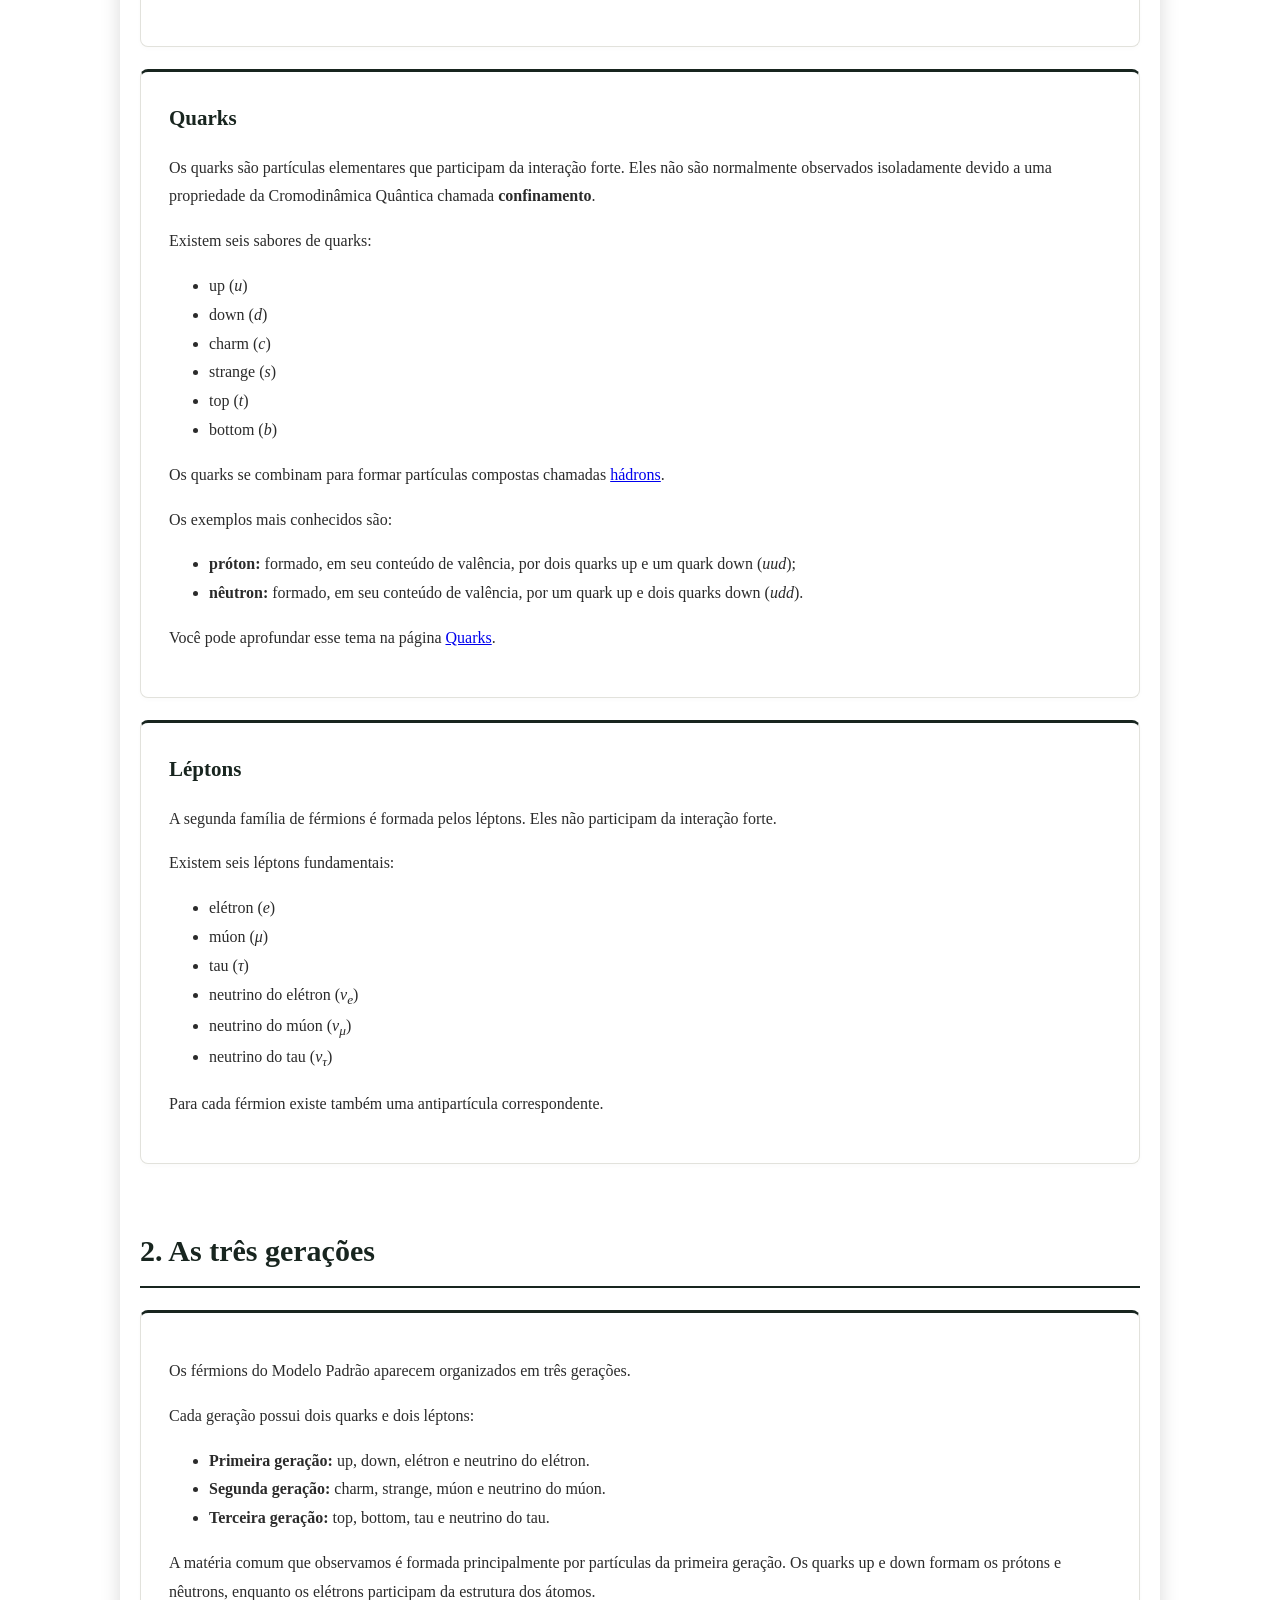
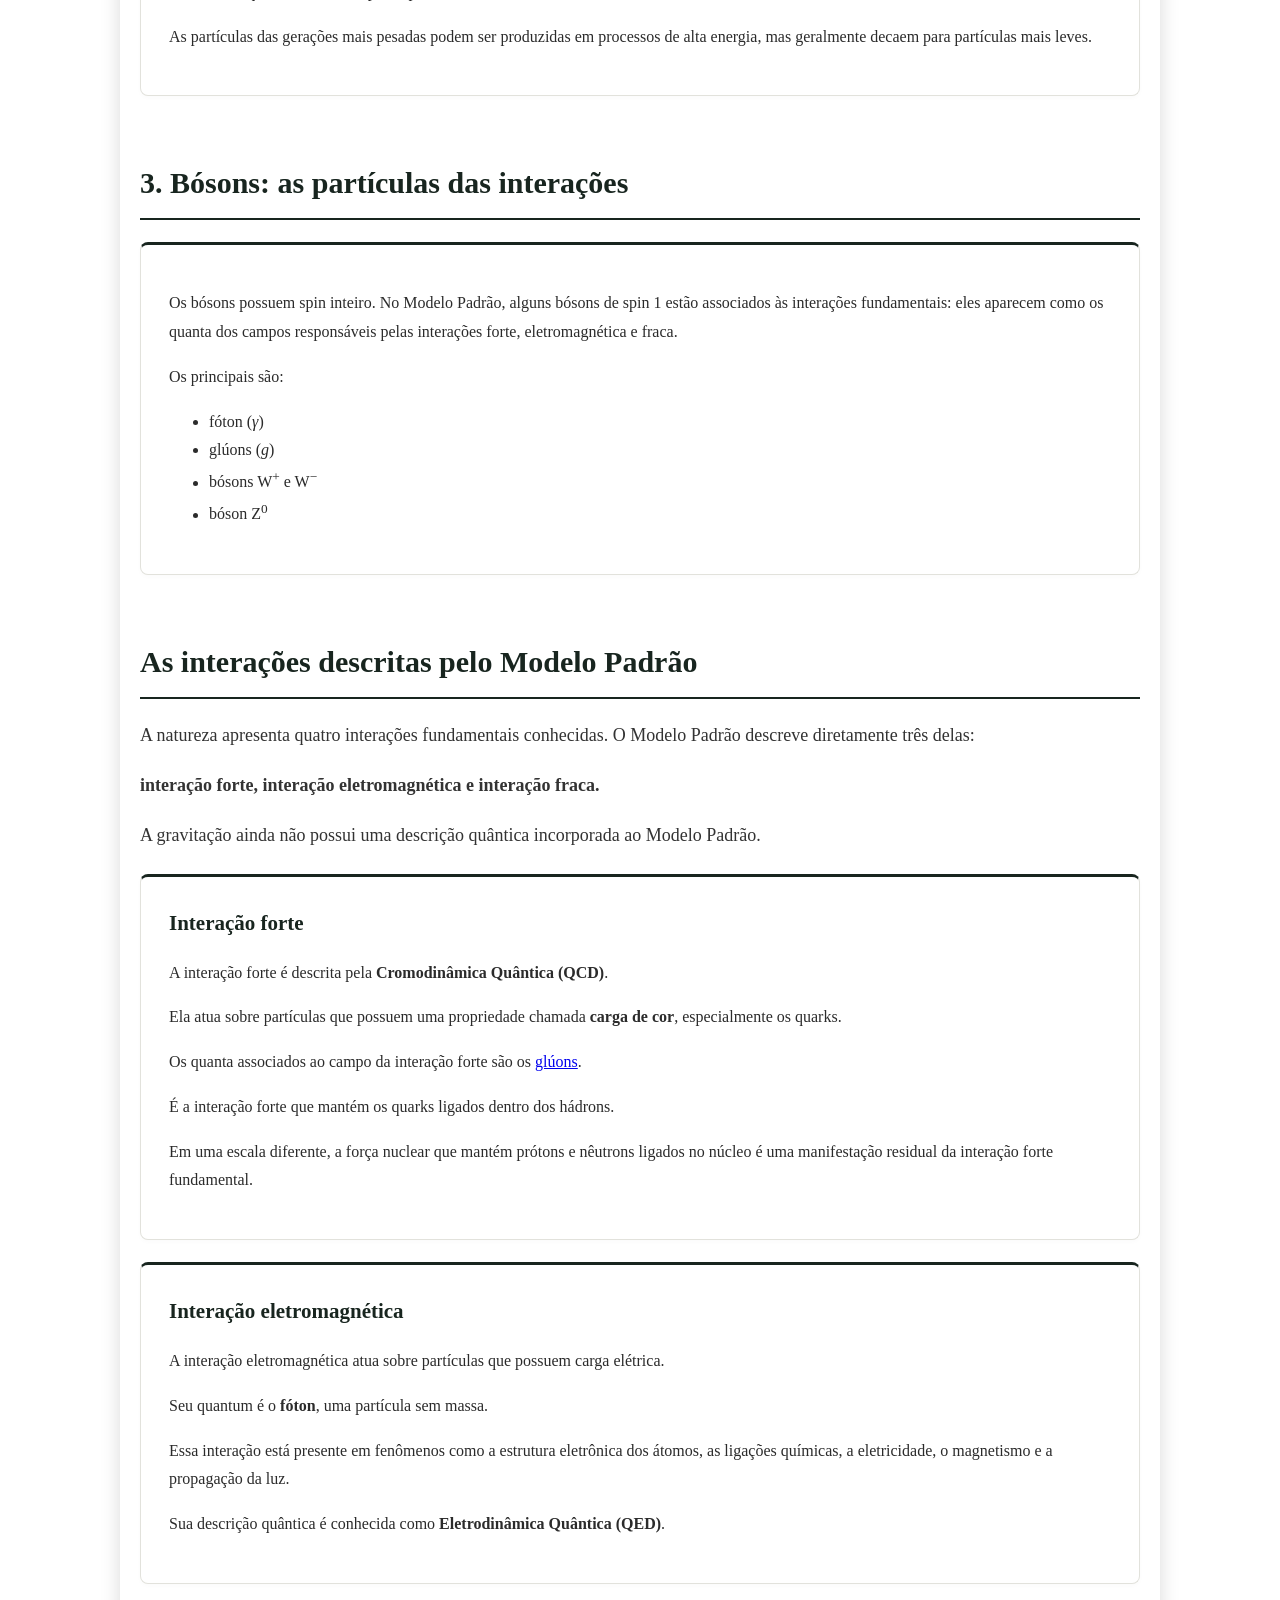
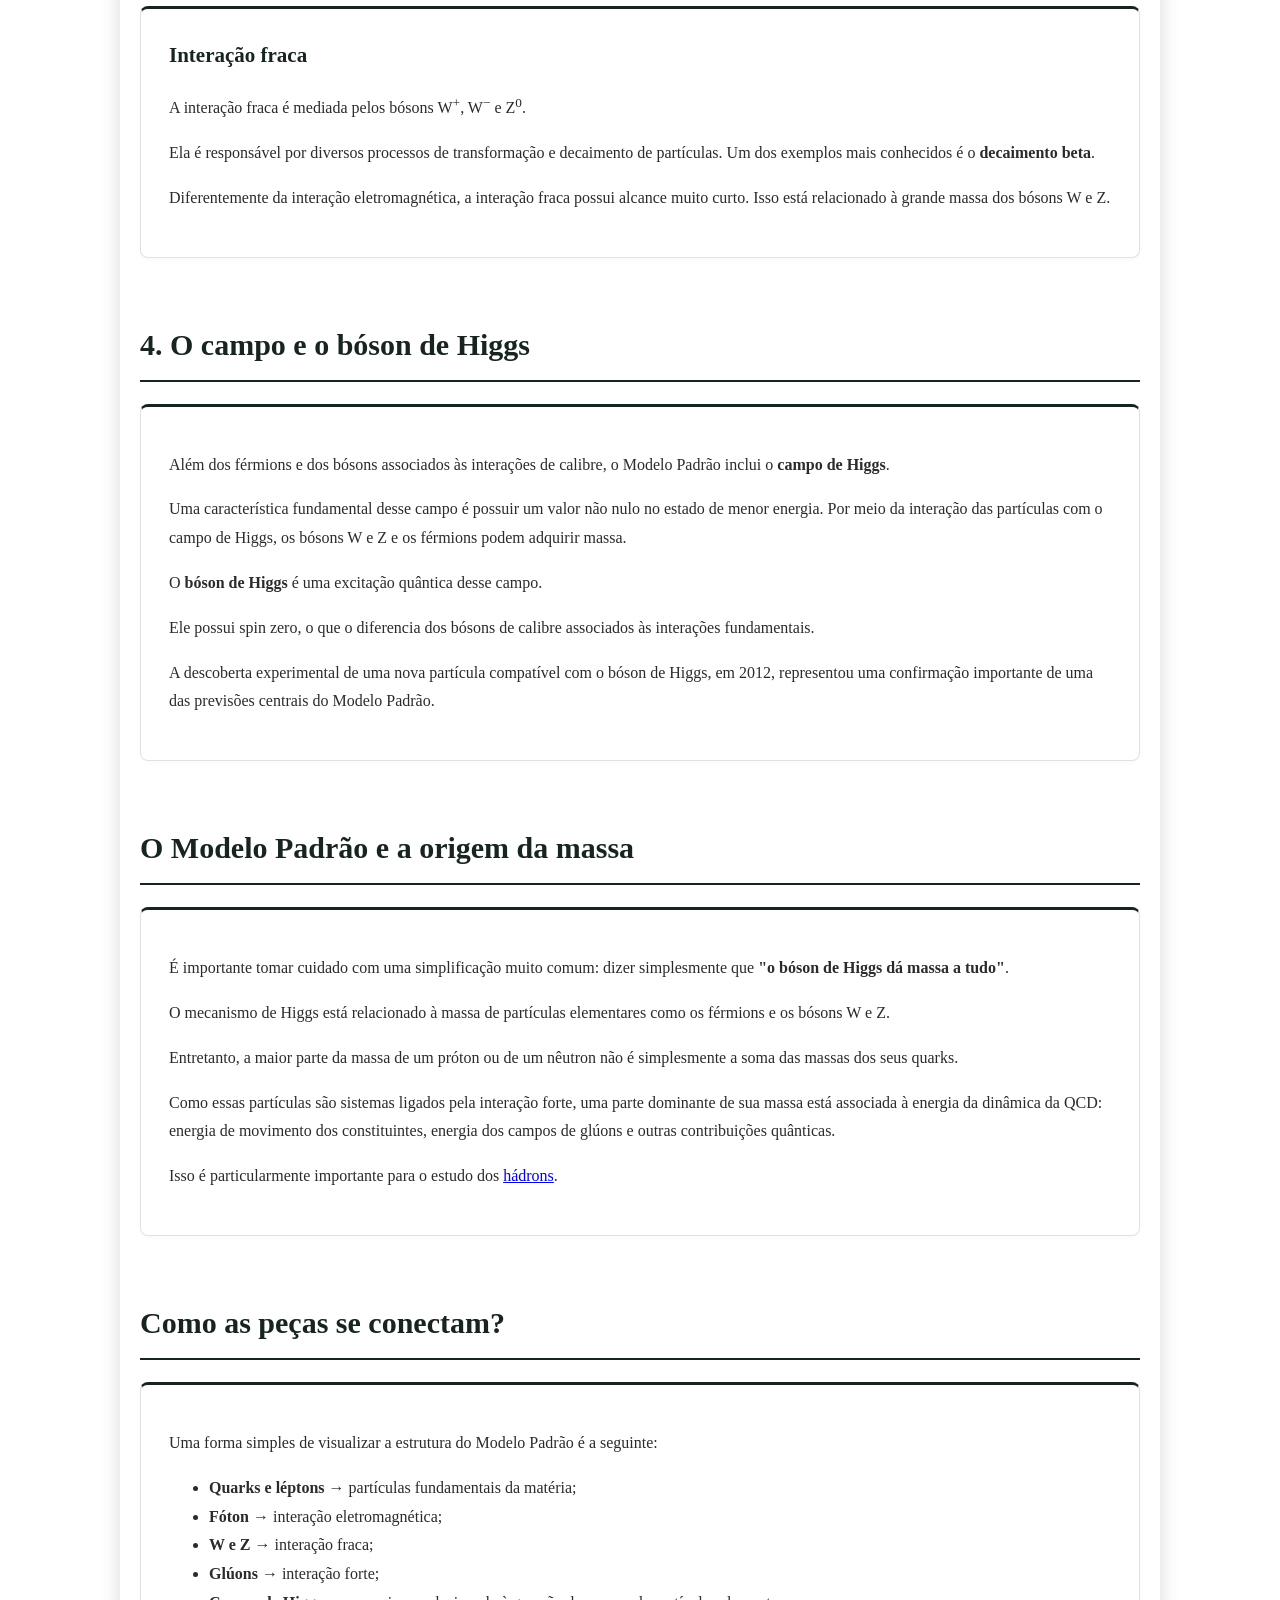
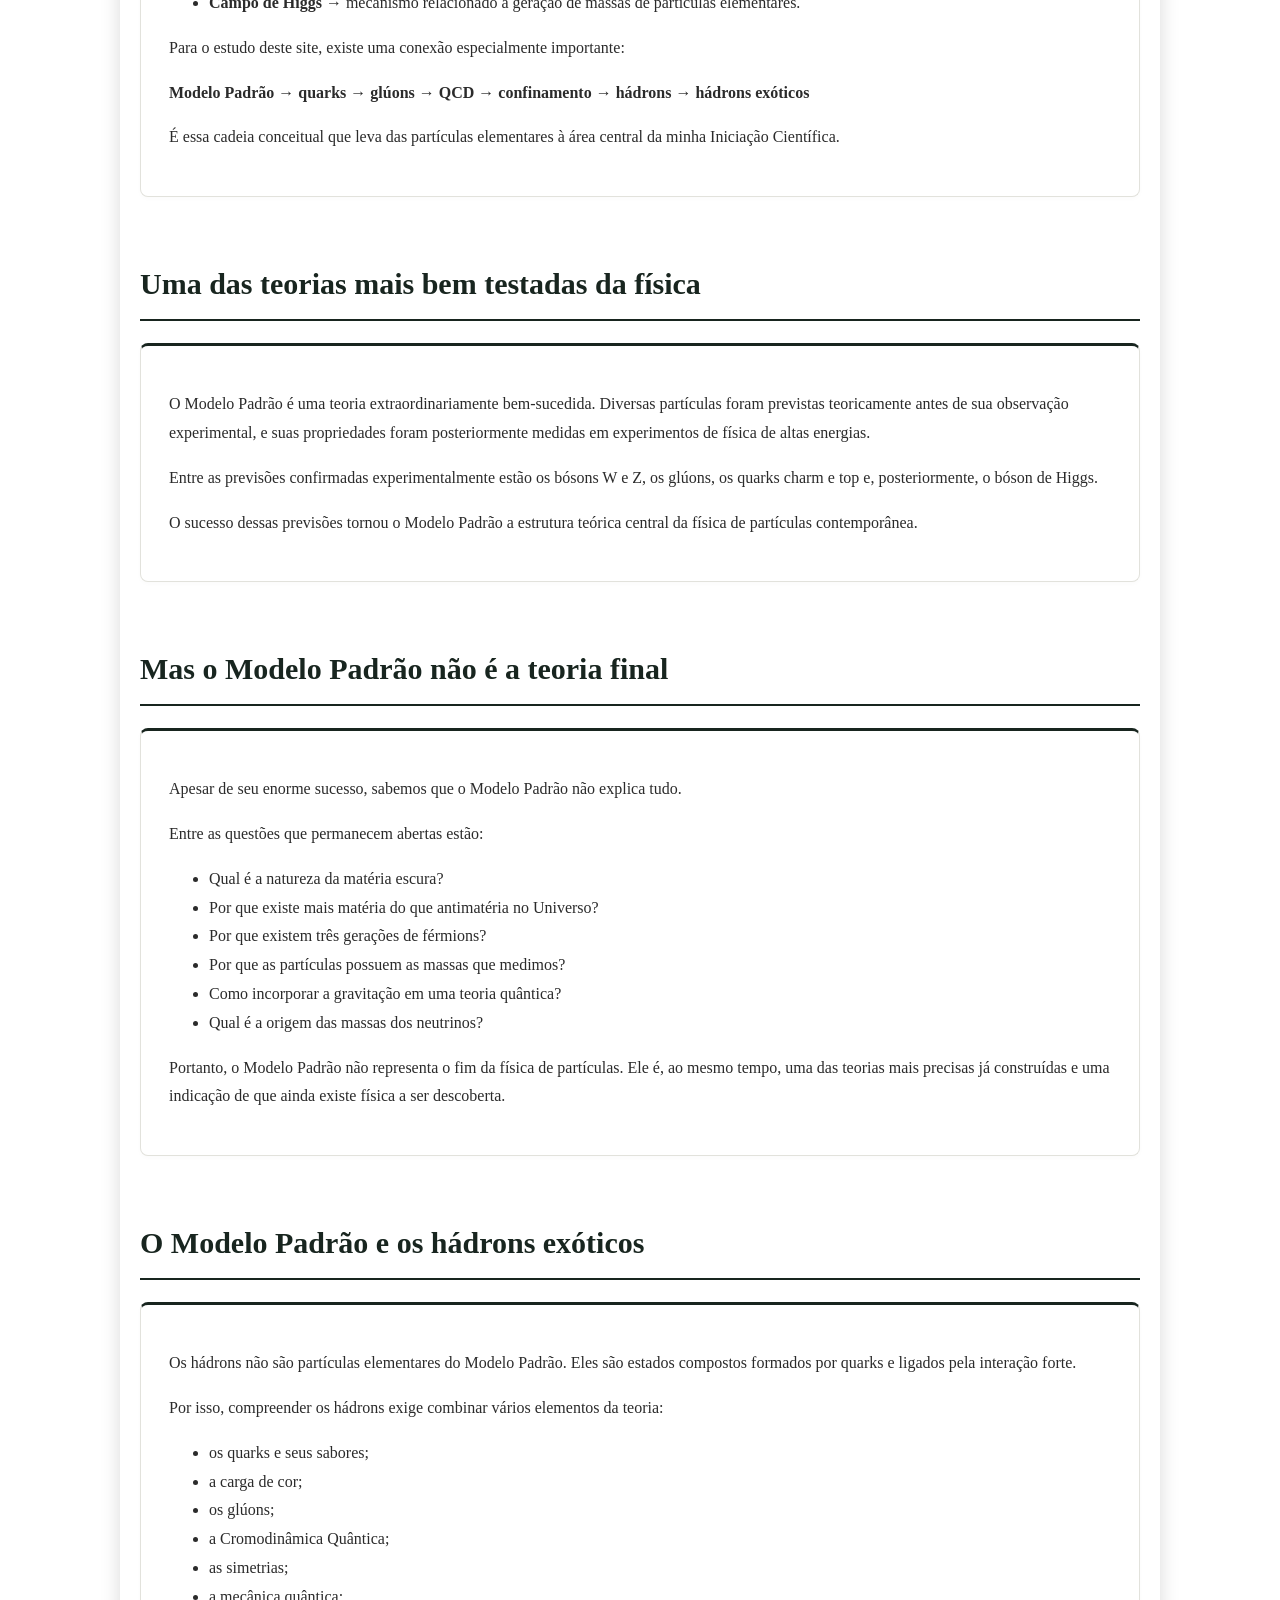
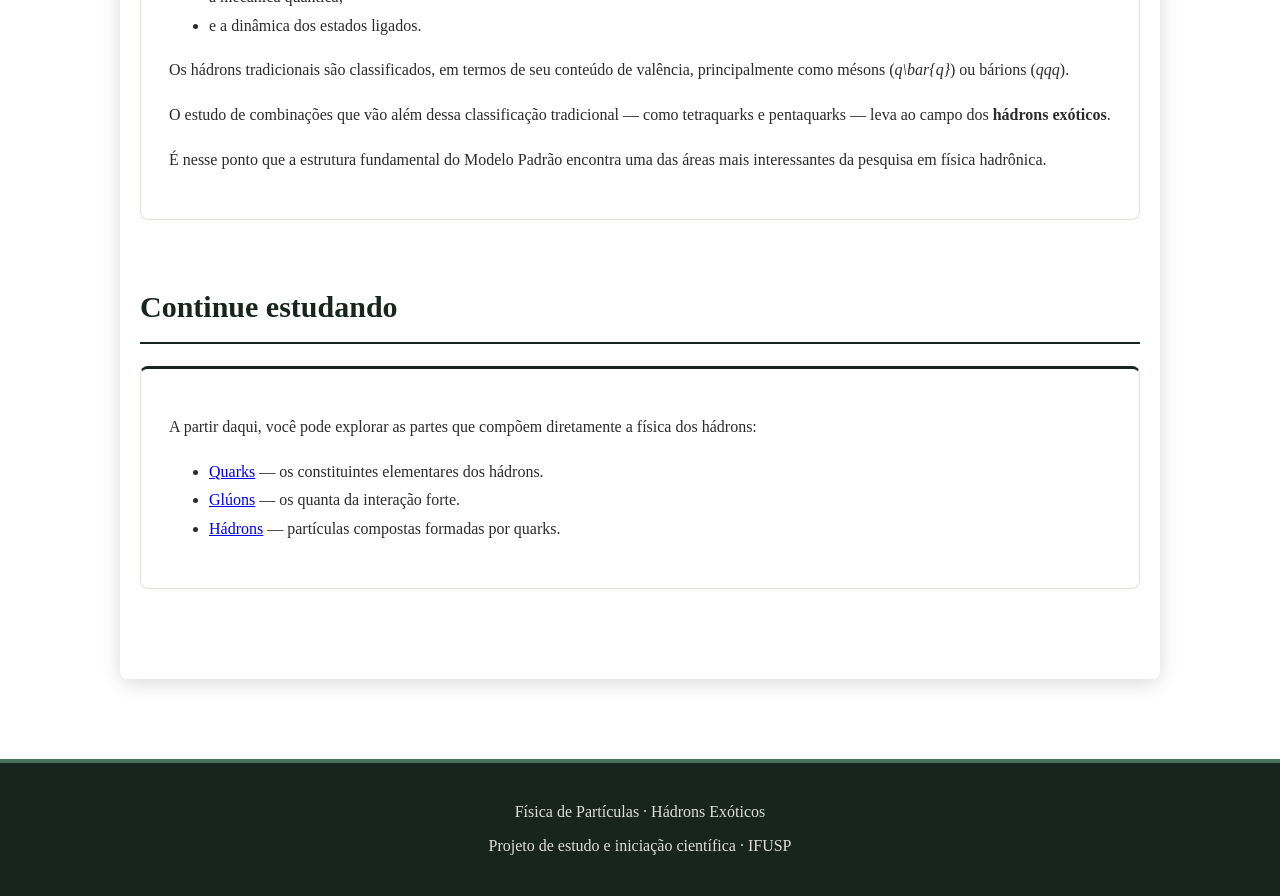
<file: modelo-padrao.html>
<!DOCTYPE html>

<html lang="pt-BR">
<head>
    <meta charset="UTF-8">
    <meta name="viewport" content="width=device-width, initial-scale=1.0">

<title>Modelo Padrão | Física de Hádrons Exóticos</title>

<link rel="stylesheet" href="style.css">


</head>

<body>

<!-- =========================
     CABEÇALHO
     ========================= -->
<header>
    <h1>O Modelo Padrão</h1>
    <p>
        A teoria que descreve as partículas elementares conhecidas
        e três das interações fundamentais da natureza
    </p>
</header>


<!-- =========================
     MENU
     ========================= -->
<nav>
    <a href="index.html">Início</a>
    <a href="fundamentos.html">Fundamentos</a>
    <a href="ic.html">Minha IC</a>
    <a href="artigos.html">Artigos</a>
    <a href="exercicios.html">Exercícios</a>
    <a href="bibliografia.html">Bibliografia</a>
    <a href="aulas.html">Aulas</a>
    <a href="sobre.html">Sobre mim</a>
</nav>


<!-- =========================
     CONTEÚDO
     ========================= -->
<main>

    <!-- INTRODUÇÃO -->
    <section>

        <h2>Uma descrição fundamental da matéria</h2>

        <div class="intro-texto">

            <p>
                Durante muito tempo, acreditamos que os átomos eram as menores
                unidades da matéria. Mais tarde descobrimos que os átomos possuem
                uma estrutura interna: elétrons ocupam a região ao redor de um
                núcleo formado por prótons e nêutrons.
            </p>

            <p>
                Mas a investigação não termina aí. Prótons e nêutrons também
                possuem estrutura interna: eles são formados por partículas
                chamadas <span class="highlight">quarks</span>.
            </p>

            <p>
                Atualmente, a teoria mais bem-sucedida para descrever as
                partículas elementares conhecidas e suas interações é chamada
                de <span class="highlight">Modelo Padrão da Física de Partículas</span>.
            </p>

            <p>
                O Modelo Padrão não é uma lista de todas as coisas existentes
                no Universo. Ele é uma teoria física que organiza as partículas
                elementares conhecidas e descreve como elas interagem por meio
                das interações forte, eletromagnética e fraca.
            </p>

        </div>

    </section>


    <!-- VISÃO GERAL -->
    <section>

        <h2>O que existe no Modelo Padrão?</h2>

        <div class="card">

            <p>
                De forma simplificada, podemos dividir as partículas do Modelo
                Padrão em dois grandes grupos:
            </p>

            <ul>
                <li>
                    <strong>Férmions:</strong>
                    partículas que constituem a matéria.
                </li>

                <li>
                    <strong>Bósons:</strong>
                    partículas associadas às interações fundamentais
                    e ao campo de Higgs.
                </li>
            </ul>

            <p>
                Essa divisão está relacionada ao <strong>spin</strong>, uma
                propriedade quântica intrínseca das partículas. Os férmions
                possuem spin semi-inteiro, enquanto os bósons possuem spin
                inteiro.
            </p>

        </div>

    </section>


    <!-- FÉRMIONS -->
    <section>

        <h2>1. Férmions: os constituintes da matéria</h2>

        <div class="card">

            <p>
                Os férmions são as partículas elementares que constituem a
                matéria comum. No Modelo Padrão, eles são divididos em duas
                famílias:
            </p>

            <ul>
                <li>Quarks</li>
                <li>Léptons</li>
            </ul>

        </div>


        <!-- QUARKS -->
        <div class="card">

            <h3>Quarks</h3>

            <p>
                Os quarks são partículas elementares que participam da
                interação forte. Eles não são normalmente observados
                isoladamente devido a uma propriedade da Cromodinâmica
                Quântica chamada <strong>confinamento</strong>.
            </p>

            <p>
                Existem seis sabores de quarks:
            </p>

            <ul>
                <li>up (<em>u</em>)</li>
                <li>down (<em>d</em>)</li>
                <li>charm (<em>c</em>)</li>
                <li>strange (<em>s</em>)</li>
                <li>top (<em>t</em>)</li>
                <li>bottom (<em>b</em>)</li>
            </ul>

            <p>
                Os quarks se combinam para formar partículas compostas
                chamadas <a href="hadrons.html">hádrons</a>.
            </p>

            <p>
                Os exemplos mais conhecidos são:
            </p>

            <ul>
                <li>
                    <strong>próton:</strong> formado, em seu conteúdo de
                    valência, por dois quarks up e um quark down
                    (<em>uud</em>);
                </li>

                <li>
                    <strong>nêutron:</strong> formado, em seu conteúdo de
                    valência, por um quark up e dois quarks down
                    (<em>udd</em>).
                </li>
            </ul>

            <p>
                Você pode aprofundar esse tema na página
                <a href="quarks.html">Quarks</a>.
            </p>

        </div>


        <!-- LÉPTONS -->
        <div class="card">

            <h3>Léptons</h3>

            <p>
                A segunda família de férmions é formada pelos léptons.
                Eles não participam da interação forte.
            </p>

            <p>
                Existem seis léptons fundamentais:
            </p>

            <ul>
                <li>elétron (<em>e</em>)</li>
                <li>múon (<em>μ</em>)</li>
                <li>tau (<em>τ</em>)</li>
                <li>neutrino do elétron (<em>ν<sub>e</sub></em>)</li>
                <li>neutrino do múon (<em>ν<sub>μ</sub></em>)</li>
                <li>neutrino do tau (<em>ν<sub>τ</sub></em>)</li>
            </ul>

            <p>
                Para cada férmion existe também uma antipartícula
                correspondente.
            </p>

        </div>

    </section>


    <!-- GERAÇÕES -->
    <section>

        <h2>2. As três gerações</h2>

        <div class="card">

            <p>
                Os férmions do Modelo Padrão aparecem organizados em
                três gerações.
            </p>

            <p>
                Cada geração possui dois quarks e dois léptons:
            </p>

            <ul>
                <li>
                    <strong>Primeira geração:</strong>
                    up, down, elétron e neutrino do elétron.
                </li>

                <li>
                    <strong>Segunda geração:</strong>
                    charm, strange, múon e neutrino do múon.
                </li>

                <li>
                    <strong>Terceira geração:</strong>
                    top, bottom, tau e neutrino do tau.
                </li>
            </ul>

            <p>
                A matéria comum que observamos é formada principalmente por
                partículas da primeira geração. Os quarks up e down formam
                os prótons e nêutrons, enquanto os elétrons participam da
                estrutura dos átomos.
            </p>

            <p>
                As partículas das gerações mais pesadas podem ser produzidas
                em processos de alta energia, mas geralmente decaem para
                partículas mais leves.
            </p>

        </div>

    </section>


    <!-- BÓSONS -->
    <section>

        <h2>3. Bósons: as partículas das interações</h2>

        <div class="card">

            <p>
                Os bósons possuem spin inteiro. No Modelo Padrão, alguns
                bósons de spin 1 estão associados às interações fundamentais:
                eles aparecem como os quanta dos campos responsáveis pelas
                interações forte, eletromagnética e fraca.
            </p>

            <p>
                Os principais são:
            </p>

            <ul>
                <li>fóton (<em>γ</em>)</li>
                <li>glúons (<em>g</em>)</li>
                <li>bósons W<sup>+</sup> e W<sup>−</sup></li>
                <li>bóson Z<sup>0</sup></li>
            </ul>

        </div>

    </section>


    <!-- FORÇAS -->
    <section>

        <h2>As interações descritas pelo Modelo Padrão</h2>

        <div class="intro-texto">

            <p>
                A natureza apresenta quatro interações fundamentais conhecidas.
                O Modelo Padrão descreve diretamente três delas:
            </p>

            <p>
                <strong>interação forte, interação eletromagnética e interação fraca.</strong>
            </p>

            <p>
                A gravitação ainda não possui uma descrição quântica incorporada
                ao Modelo Padrão.
            </p>

        </div>


        <!-- FORÇA FORTE -->
        <div class="card">

            <h3>Interação forte</h3>

            <p>
                A interação forte é descrita pela
                <strong>Cromodinâmica Quântica (QCD)</strong>.
            </p>

            <p>
                Ela atua sobre partículas que possuem uma propriedade chamada
                <strong>carga de cor</strong>, especialmente os quarks.
            </p>

            <p>
                Os quanta associados ao campo da interação forte são os
                <a href="gluons.html">glúons</a>.
            </p>

            <p>
                É a interação forte que mantém os quarks ligados dentro dos
                hádrons.
            </p>

            <p>
                Em uma escala diferente, a força nuclear que mantém prótons e
                nêutrons ligados no núcleo é uma manifestação residual da
                interação forte fundamental.
            </p>

        </div>


        <!-- ELETROMAGNETISMO -->
        <div class="card">

            <h3>Interação eletromagnética</h3>

            <p>
                A interação eletromagnética atua sobre partículas que possuem
                carga elétrica.
            </p>

            <p>
                Seu quantum é o <strong>fóton</strong>, uma partícula sem massa.
            </p>

            <p>
                Essa interação está presente em fenômenos como a estrutura
                eletrônica dos átomos, as ligações químicas, a eletricidade,
                o magnetismo e a propagação da luz.
            </p>

            <p>
                Sua descrição quântica é conhecida como
                <strong>Eletrodinâmica Quântica (QED)</strong>.
            </p>

        </div>


        <!-- FORÇA FRACA -->
        <div class="card">

            <h3>Interação fraca</h3>

            <p>
                A interação fraca é mediada pelos bósons
                W<sup>+</sup>, W<sup>−</sup> e Z<sup>0</sup>.
            </p>

            <p>
                Ela é responsável por diversos processos de transformação e
                decaimento de partículas. Um dos exemplos mais conhecidos é
                o <strong>decaimento beta</strong>.
            </p>

            <p>
                Diferentemente da interação eletromagnética, a interação fraca
                possui alcance muito curto. Isso está relacionado à grande massa
                dos bósons W e Z.
            </p>

        </div>

    </section>


    <!-- HIGGS -->
    <section>

        <h2>4. O campo e o bóson de Higgs</h2>

        <div class="card">

            <p>
                Além dos férmions e dos bósons associados às interações de
                calibre, o Modelo Padrão inclui o
                <strong>campo de Higgs</strong>.
            </p>

            <p>
                Uma característica fundamental desse campo é possuir um valor
                não nulo no estado de menor energia. Por meio da interação das
                partículas com o campo de Higgs, os bósons W e Z e os férmions
                podem adquirir massa.
            </p>

            <p>
                O <strong>bóson de Higgs</strong> é uma excitação quântica
                desse campo.
            </p>

            <p>
                Ele possui spin zero, o que o diferencia dos bósons de calibre
                associados às interações fundamentais.
            </p>

            <p>
                A descoberta experimental de uma nova partícula compatível com
                o bóson de Higgs, em 2012, representou uma confirmação
                importante de uma das previsões centrais do Modelo Padrão.
            </p>

        </div>

    </section>


    <!-- MASSA -->
    <section>

        <h2>O Modelo Padrão e a origem da massa</h2>

        <div class="card">

            <p>
                É importante tomar cuidado com uma simplificação muito comum:
                dizer simplesmente que <strong>"o bóson de Higgs dá massa a tudo"</strong>.
            </p>

            <p>
                O mecanismo de Higgs está relacionado à massa de partículas
                elementares como os férmions e os bósons W e Z.
            </p>

            <p>
                Entretanto, a maior parte da massa de um próton ou de um nêutron
                não é simplesmente a soma das massas dos seus quarks.
            </p>

            <p>
                Como essas partículas são sistemas ligados pela interação forte,
                uma parte dominante de sua massa está associada à energia da
                dinâmica da QCD: energia de movimento dos constituintes,
                energia dos campos de glúons e outras contribuições quânticas.
            </p>

            <p>
                Isso é particularmente importante para o estudo dos
                <a href="hadrons.html">hádrons</a>.
            </p>

        </div>

    </section>


    <!-- MAPA -->
    <section>

        <h2>Como as peças se conectam?</h2>

        <div class="card">

            <p>
                Uma forma simples de visualizar a estrutura do Modelo Padrão
                é a seguinte:
            </p>

            <ul>
                <li>
                    <strong>Quarks e léptons</strong>
                    → partículas fundamentais da matéria;
                </li>

                <li>
                    <strong>Fóton</strong>
                    → interação eletromagnética;
                </li>

                <li>
                    <strong>W e Z</strong>
                    → interação fraca;
                </li>

                <li>
                    <strong>Glúons</strong>
                    → interação forte;
                </li>

                <li>
                    <strong>Campo de Higgs</strong>
                    → mecanismo relacionado à geração de massas de partículas
                    elementares.
                </li>
            </ul>

            <p>
                Para o estudo deste site, existe uma conexão especialmente
                importante:
            </p>

            <p>
                <strong>
                    Modelo Padrão
                    → quarks
                    → glúons
                    → QCD
                    → confinamento
                    → hádrons
                    → hádrons exóticos
                </strong>
            </p>

            <p>
                É essa cadeia conceitual que leva das partículas elementares
                à área central da minha Iniciação Científica.
            </p>

        </div>

    </section>


    <!-- SUCESSO -->
    <section>

        <h2>Uma das teorias mais bem testadas da física</h2>

        <div class="card">

            <p>
                O Modelo Padrão é uma teoria extraordinariamente bem-sucedida.
                Diversas partículas foram previstas teoricamente antes de sua
                observação experimental, e suas propriedades foram posteriormente
                medidas em experimentos de física de altas energias.
            </p>

            <p>
                Entre as previsões confirmadas experimentalmente estão os bósons
                W e Z, os glúons, os quarks charm e top e, posteriormente,
                o bóson de Higgs.
            </p>

            <p>
                O sucesso dessas previsões tornou o Modelo Padrão a estrutura
                teórica central da física de partículas contemporânea.
            </p>

        </div>

    </section>


    <!-- LIMITES -->
    <section>

        <h2>Mas o Modelo Padrão não é a teoria final</h2>

        <div class="card">

            <p>
                Apesar de seu enorme sucesso, sabemos que o Modelo Padrão
                não explica tudo.
            </p>

            <p>
                Entre as questões que permanecem abertas estão:
            </p>

            <ul>
                <li>Qual é a natureza da matéria escura?</li>
                <li>Por que existe mais matéria do que antimatéria no Universo?</li>
                <li>Por que existem três gerações de férmions?</li>
                <li>Por que as partículas possuem as massas que medimos?</li>
                <li>Como incorporar a gravitação em uma teoria quântica?</li>
                <li>Qual é a origem das massas dos neutrinos?</li>
            </ul>

            <p>
                Portanto, o Modelo Padrão não representa o fim da física de
                partículas. Ele é, ao mesmo tempo, uma das teorias mais precisas
                já construídas e uma indicação de que ainda existe física a ser
                descoberta.
            </p>

        </div>

    </section>


    <!-- CONEXÃO COM O SITE -->
    <section>

        <h2>O Modelo Padrão e os hádrons exóticos</h2>

        <div class="card">

            <p>
                Os hádrons não são partículas elementares do Modelo Padrão.
                Eles são estados compostos formados por quarks e ligados pela
                interação forte.
            </p>

            <p>
                Por isso, compreender os hádrons exige combinar vários
                elementos da teoria:
            </p>

            <ul>
                <li>os quarks e seus sabores;</li>
                <li>a carga de cor;</li>
                <li>os glúons;</li>
                <li>a Cromodinâmica Quântica;</li>
                <li>as simetrias;</li>
                <li>a mecânica quântica;</li>
                <li>e a dinâmica dos estados ligados.</li>
            </ul>

            <p>
                Os hádrons tradicionais são classificados, em termos de seu
                conteúdo de valência, principalmente como mésons
                (<em>q\bar{q}</em>) ou bárions (<em>qqq</em>).
            </p>

            <p>
                O estudo de combinações que vão além dessa classificação
                tradicional — como tetraquarks e pentaquarks — leva ao campo
                dos <strong>hádrons exóticos</strong>.
            </p>

            <p>
                É nesse ponto que a estrutura fundamental do Modelo Padrão
                encontra uma das áreas mais interessantes da pesquisa em
                física hadrônica.
            </p>

        </div>

    </section>


    <!-- PRÓXIMAS PÁGINAS -->
    <section>

        <h2>Continue estudando</h2>

        <div class="card">

            <p>
                A partir daqui, você pode explorar as partes que compõem
                diretamente a física dos hádrons:
            </p>

            <ul>
                <li>
                    <a href="quarks.html">Quarks</a>
                    — os constituintes elementares dos hádrons.
                </li>

                <li>
                    <a href="gluons.html">Glúons</a>
                    — os quanta da interação forte.
                </li>

                <li>
                    <a href="hadrons.html">Hádrons</a>
                    — partículas compostas formadas por quarks.
                </li>
            </ul>

        </div>

    </section>

</main>


<!-- =========================
     RODAPÉ
     ========================= -->
<footer>

    <p>
        Física de Partículas · Hádrons Exóticos
    </p>

    <p>
        Projeto de estudo e iniciação científica · IFUSP
    </p>

</footer>

</body>
</html>
</file>
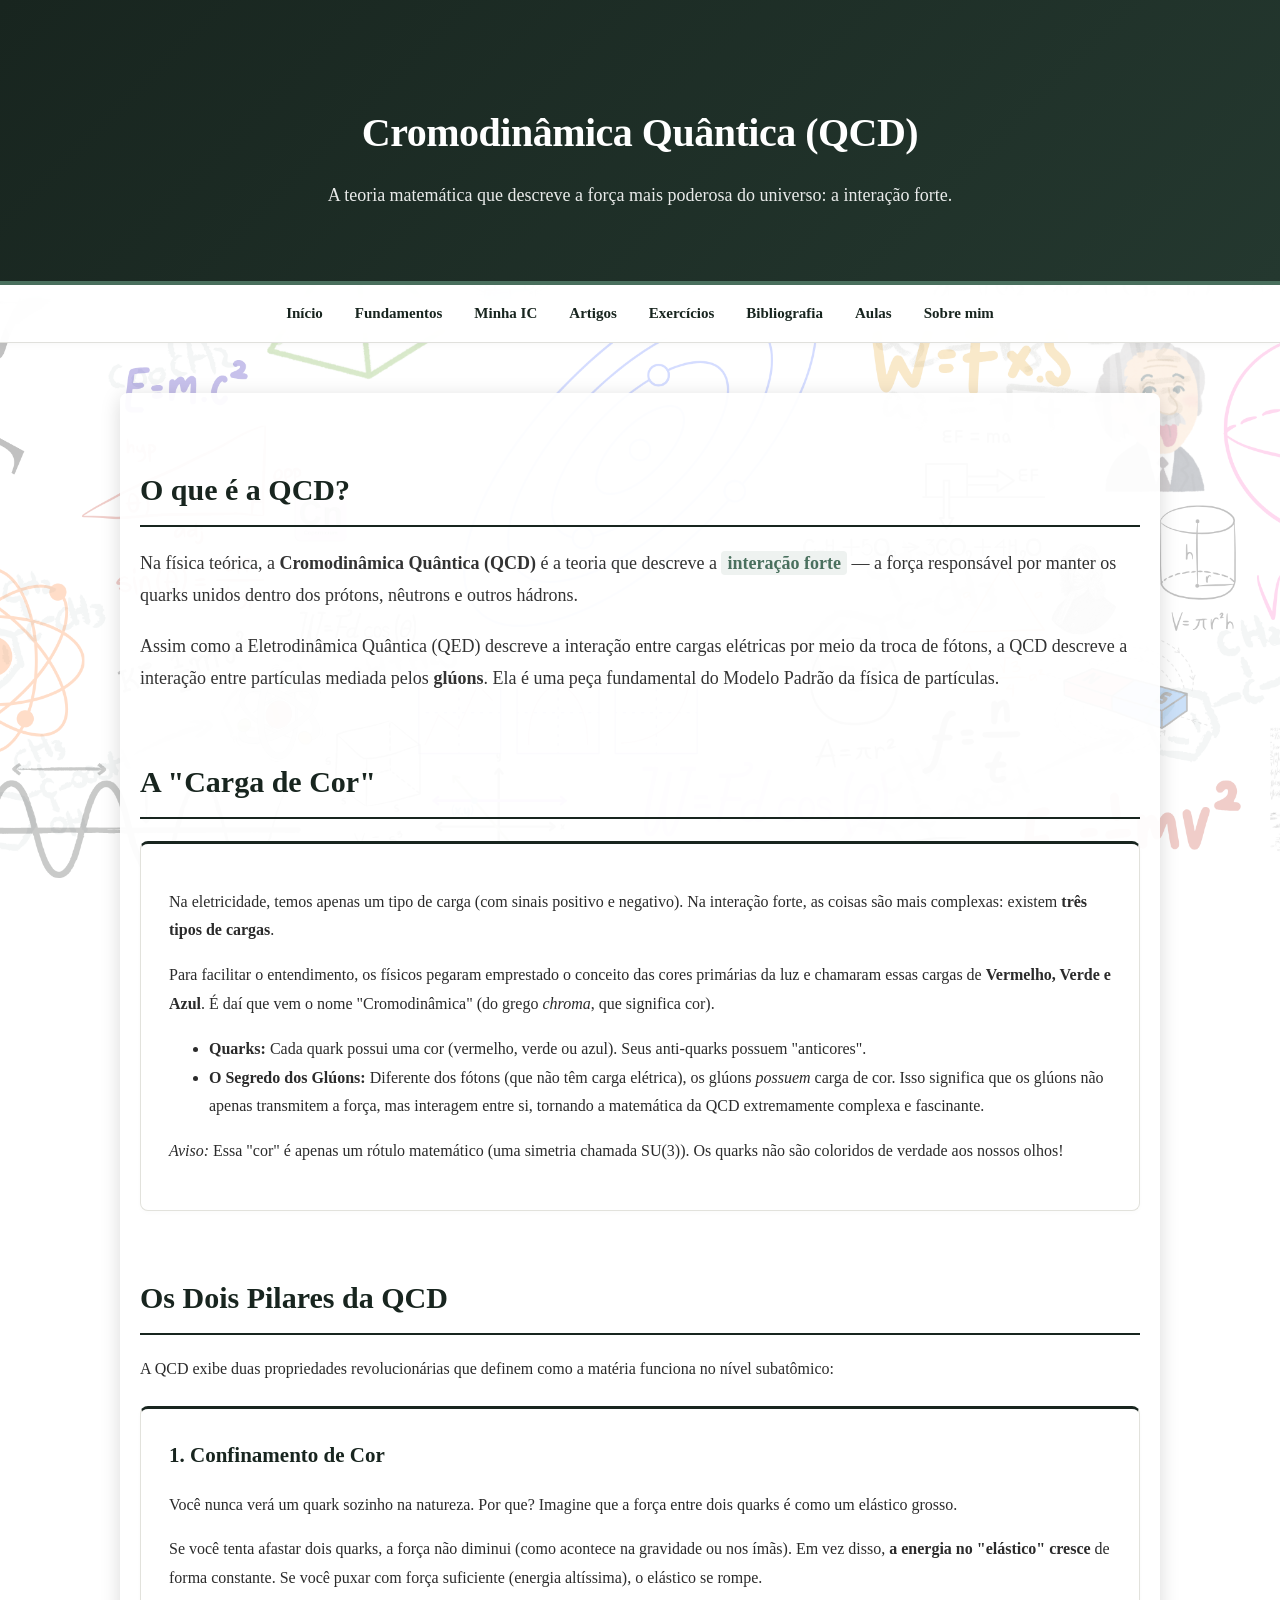
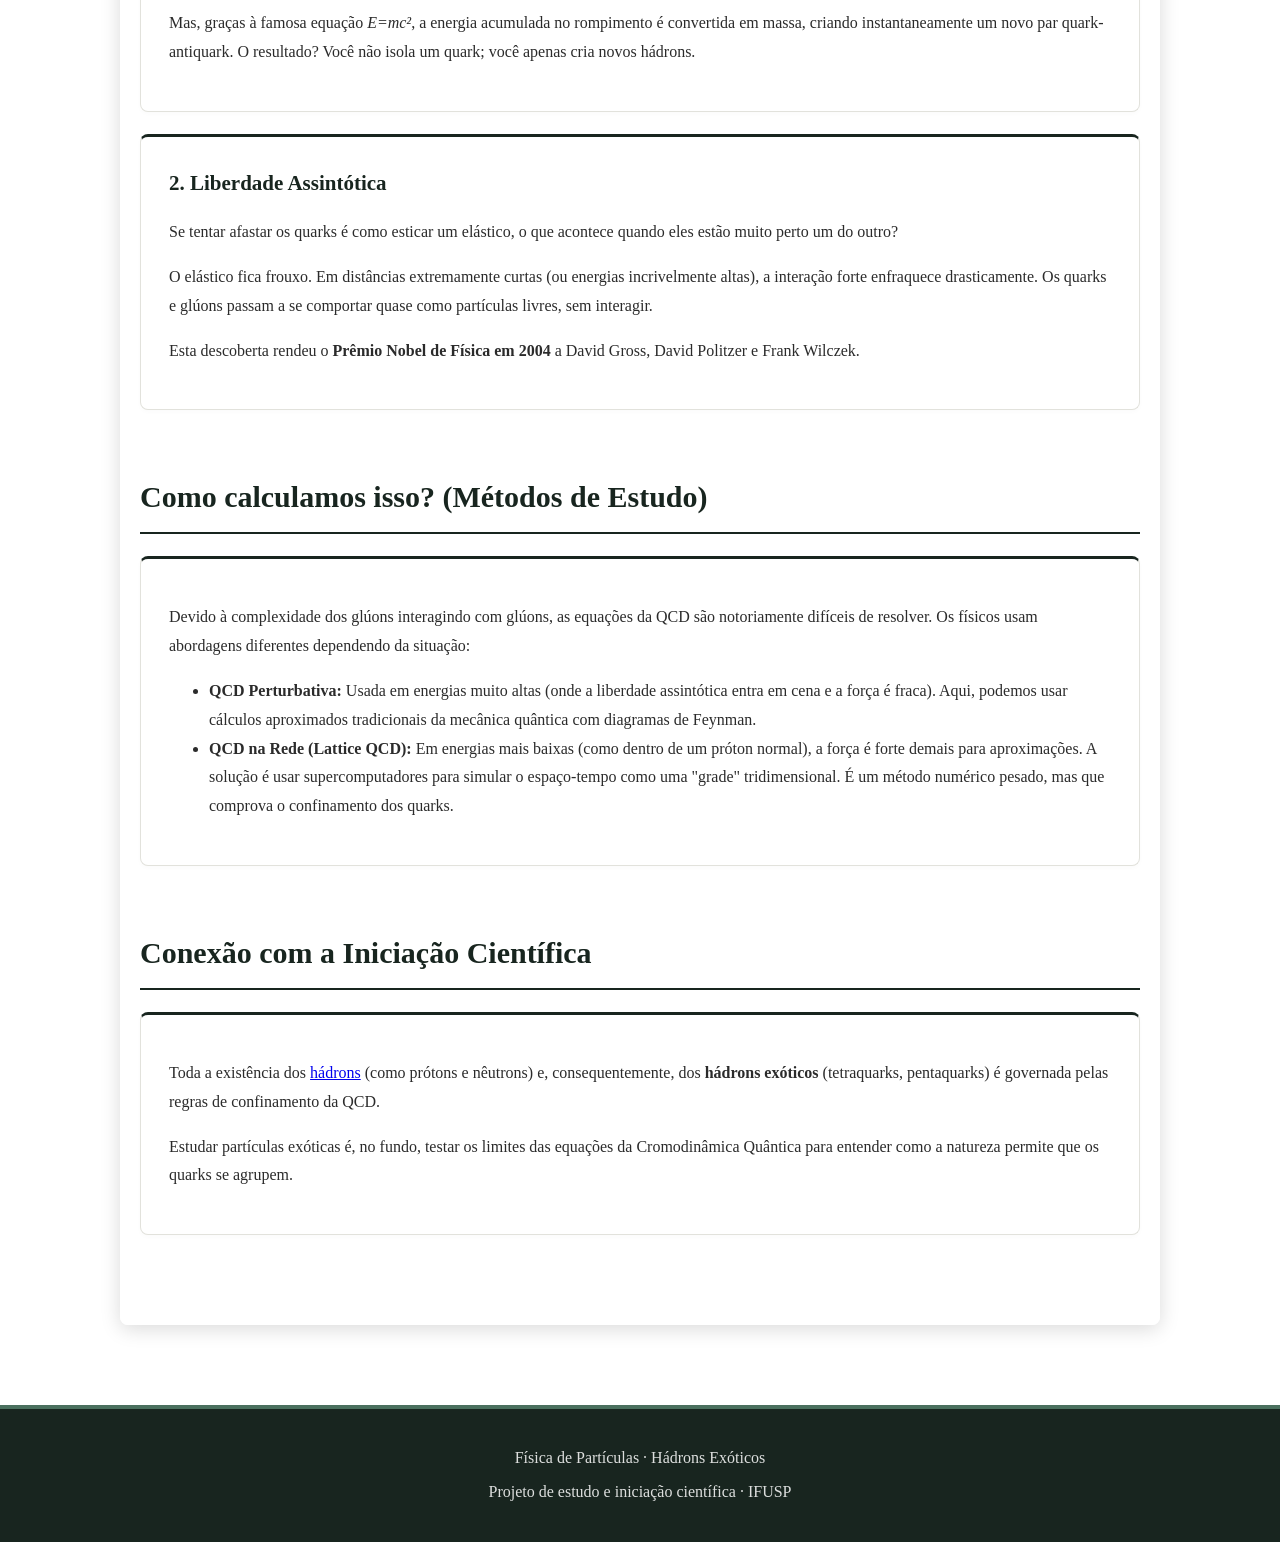
<file: qcd.html>
<!DOCTYPE html>
<html lang="pt-BR">
<head>
    <meta charset="UTF-8">
    <meta name="viewport" content="width=device-width, initial-scale=1.0">
    <title>Cromodinâmica Quântica (QCD) | Física de Hádrons Exóticos</title>
    <link rel="stylesheet" href="style.css">
</head>
<body>

<!-- =========================
     CABEÇALHO
     ========================= -->
<header>
    <h1>Cromodinâmica Quântica (QCD)</h1>
    <p>
        A teoria matemática que descreve a força mais poderosa do universo: a interação forte.
    </p>
</header>

<!-- =========================
     MENU
     ========================= -->
<nav>
    <a href="index.html">Início</a>
    <a href="fundamentos.html">Fundamentos</a>
    <a href="ic.html">Minha IC</a>
    <a href="artigos.html">Artigos</a>
    <a href="exercicios.html">Exercícios</a>
    <a href="bibliografia.html">Bibliografia</a>
    <a href="aulas.html">Aulas</a>
    <a href="sobre.html">Sobre mim</a>
</nav>

<!-- =========================
     CONTEÚDO
     ========================= -->
<main>

    <!-- INTRODUÇÃO -->
    <section>
        <h2>O que é a QCD?</h2>
        <div class="intro-texto">
            <p>
                Na física teórica, a <strong>Cromodinâmica Quântica (QCD)</strong> é a teoria que descreve a <span class="highlight">interação forte</span> — a força responsável por manter os quarks unidos dentro dos prótons, nêutrons e outros hádrons. 
            </p>
            <p>
                Assim como a Eletrodinâmica Quântica (QED) descreve a interação entre cargas elétricas por meio da troca de fótons, a QCD descreve a interação entre partículas mediada pelos <strong>glúons</strong>. Ela é uma peça fundamental do Modelo Padrão da física de partículas.
            </p>
        </div>
    </section>

    <!-- CARGA DE COR -->
    <section>
        <h2>A "Carga de Cor"</h2>
        <div class="card">
            <p>
                Na eletricidade, temos apenas um tipo de carga (com sinais positivo e negativo). Na interação forte, as coisas são mais complexas: existem <strong>três tipos de cargas</strong>. 
            </p>
            <p>
                Para facilitar o entendimento, os físicos pegaram emprestado o conceito das cores primárias da luz e chamaram essas cargas de <strong>Vermelho, Verde e Azul</strong>. É daí que vem o nome "Cromodinâmica" (do grego <em>chroma</em>, que significa cor).
            </p>
            <ul>
                <li><strong>Quarks:</strong> Cada quark possui uma cor (vermelho, verde ou azul). Seus anti-quarks possuem "anticores".</li>
                <li><strong>O Segredo dos Glúons:</strong> Diferente dos fótons (que não têm carga elétrica), os glúons <em>possuem</em> carga de cor. Isso significa que os glúons não apenas transmitem a força, mas interagem entre si, tornando a matemática da QCD extremamente complexa e fascinante.</li>
            </ul>
            <p>
                <em>Aviso:</em> Essa "cor" é apenas um rótulo matemático (uma simetria chamada SU(3)). Os quarks não são coloridos de verdade aos nossos olhos!
            </p>
        </div>
    </section>

    <!-- PROPRIEDADES PRINCIPAIS -->
    <section>
        <h2>Os Dois Pilares da QCD</h2>
        <p>A QCD exibe duas propriedades revolucionárias que definem como a matéria funciona no nível subatômico:</p>

        <!-- Confinamento -->
        <div class="card">
            <h3>1. Confinamento de Cor</h3>
            <p>
                Você nunca verá um quark sozinho na natureza. Por que? Imagine que a força entre dois quarks é como um elástico grosso.
            </p>
            <p>
                Se você tenta afastar dois quarks, a força não diminui (como acontece na gravidade ou nos ímãs). Em vez disso, <strong>a energia no "elástico" cresce</strong> de forma constante. Se você puxar com força suficiente (energia altíssima), o elástico se rompe. 
            </p>
            <p>
                Mas, graças à famosa equação <em>E=mc²</em>, a energia acumulada no rompimento é convertida em massa, criando instantaneamente um novo par quark-antiquark. O resultado? Você não isola um quark; você apenas cria novos hádrons.
            </p>
        </div>

        <!-- Liberdade Assintótica -->
        <div class="card">
            <h3>2. Liberdade Assintótica</h3>
            <p>
                Se tentar afastar os quarks é como esticar um elástico, o que acontece quando eles estão muito perto um do outro? 
            </p>
            <p>
                O elástico fica frouxo. Em distâncias extremamente curtas (ou energias incrivelmente altas), a interação forte enfraquece drasticamente. Os quarks e glúons passam a se comportar quase como partículas livres, sem interagir. 
            </p>
            <p>
                Esta descoberta rendeu o <strong>Prêmio Nobel de Física em 2004</strong> a David Gross, David Politzer e Frank Wilczek.
            </p>
        </div>
    </section>

    <!-- MÉTODOS -->
    <section>
        <h2>Como calculamos isso? (Métodos de Estudo)</h2>
        <div class="card">
            <p>
                Devido à complexidade dos glúons interagindo com glúons, as equações da QCD são notoriamente difíceis de resolver. Os físicos usam abordagens diferentes dependendo da situação:
            </p>
            <ul>
                <li>
                    <strong>QCD Perturbativa:</strong> Usada em energias muito altas (onde a liberdade assintótica entra em cena e a força é fraca). Aqui, podemos usar cálculos aproximados tradicionais da mecânica quântica com diagramas de Feynman.
                </li>
                <li>
                    <strong>QCD na Rede (Lattice QCD):</strong> Em energias mais baixas (como dentro de um próton normal), a força é forte demais para aproximações. A solução é usar supercomputadores para simular o espaço-tempo como uma "grade" tridimensional. É um método numérico pesado, mas que comprova o confinamento dos quarks.
                </li>
            </ul>
        </div>
    </section>

    <!-- CONEXÃO -->
    <section>
        <h2>Conexão com a Iniciação Científica</h2>
        <div class="card">
            <p>
                Toda a existência dos <a href="hadrons.html">hádrons</a> (como prótons e nêutrons) e, consequentemente, dos <strong>hádrons exóticos</strong> (tetraquarks, pentaquarks) é governada pelas regras de confinamento da QCD. 
            </p>
            <p>
                Estudar partículas exóticas é, no fundo, testar os limites das equações da Cromodinâmica Quântica para entender como a natureza permite que os quarks se agrupem.
            </p>
        </div>
    </section>

</main>

<!-- =========================
     RODAPÉ
     ========================= -->
<footer>
    <p>Física de Partículas · Hádrons Exóticos</p>
    <p>Projeto de estudo e iniciação científica · IFUSP</p>
</footer>

</body>
</html>
</file>
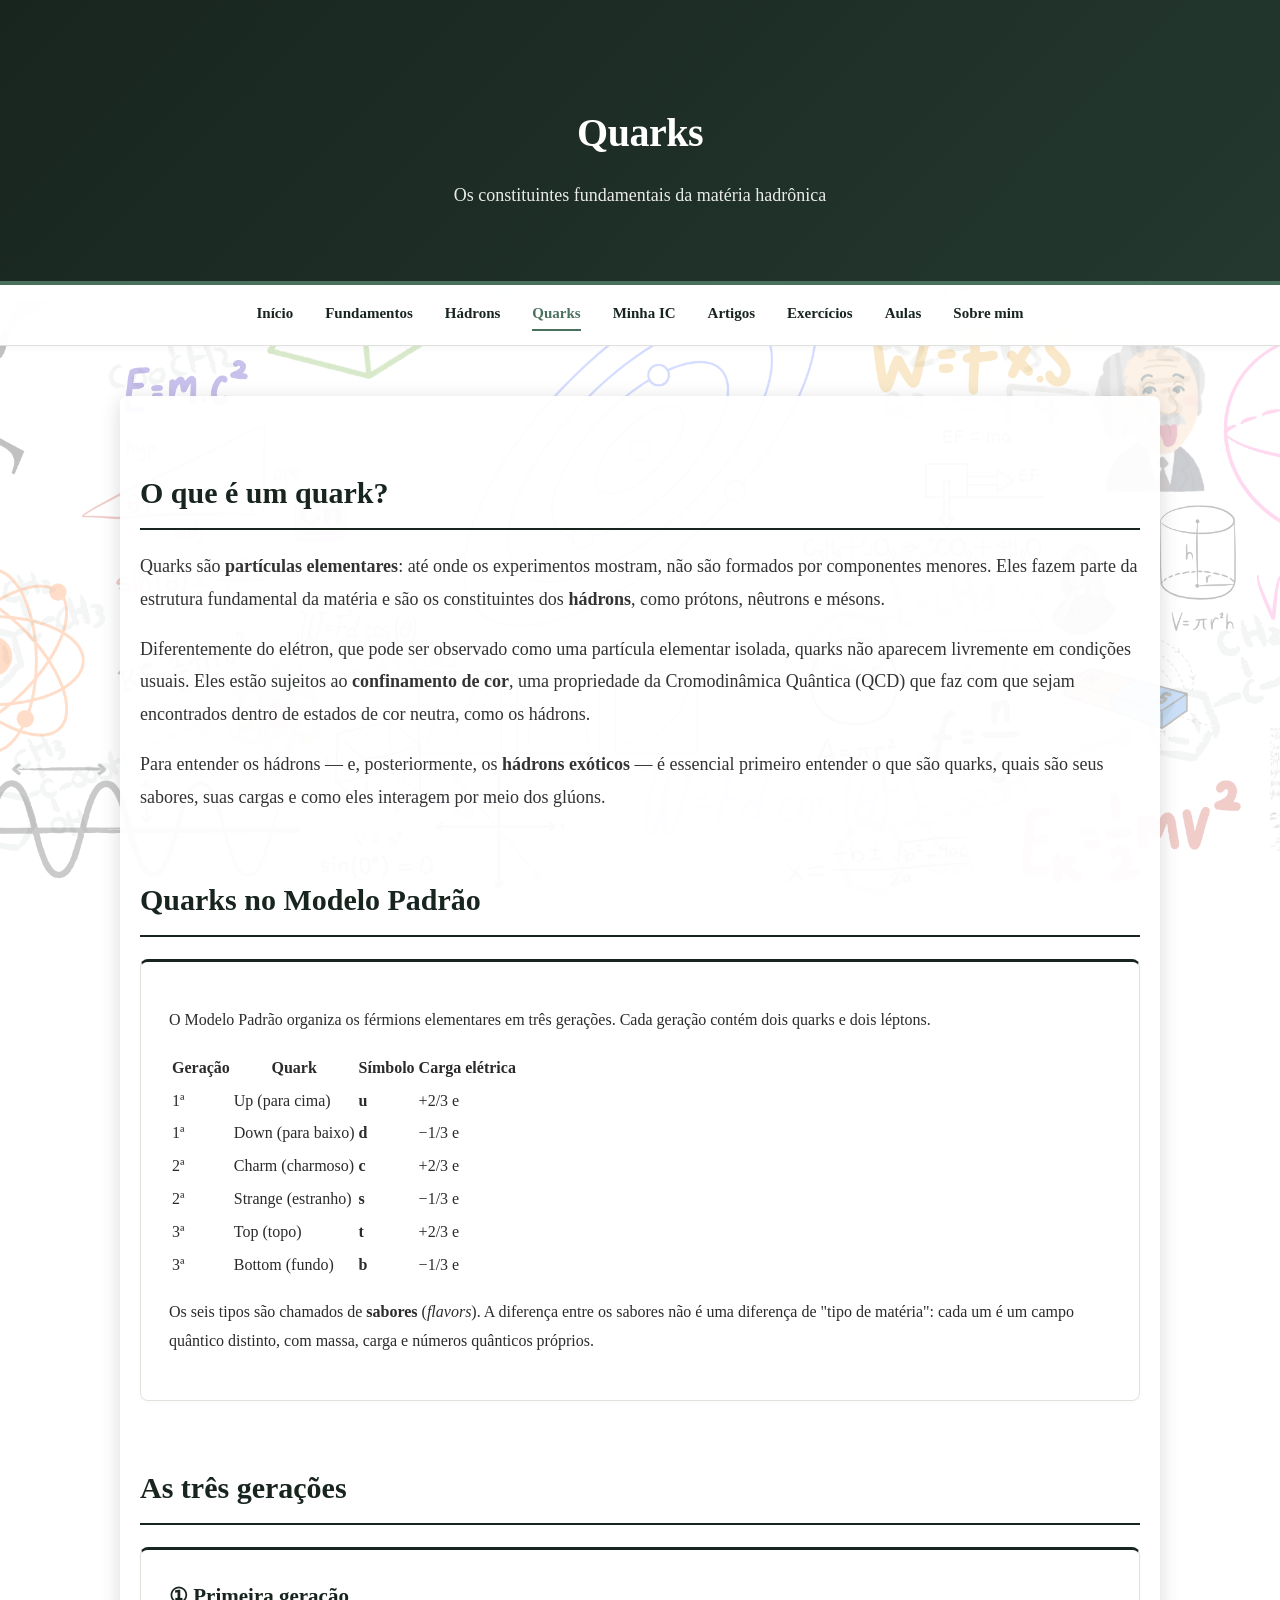
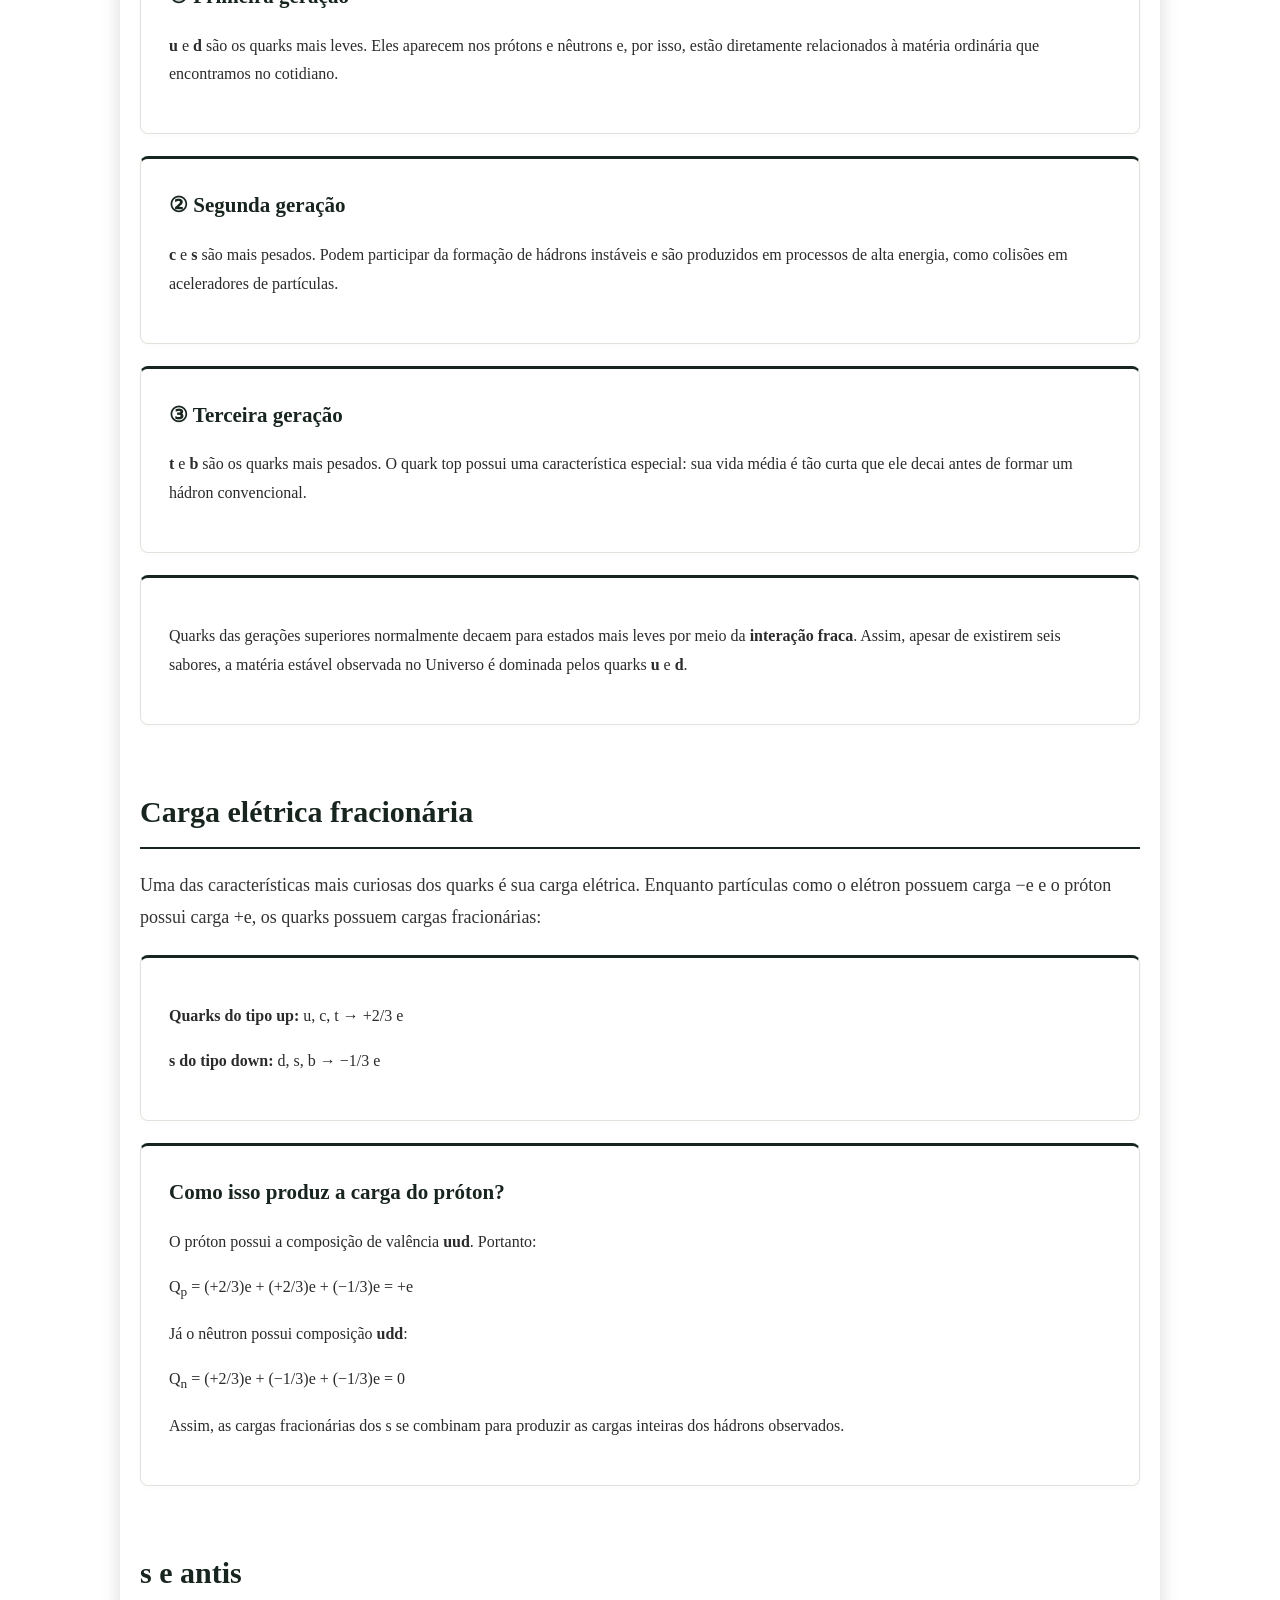
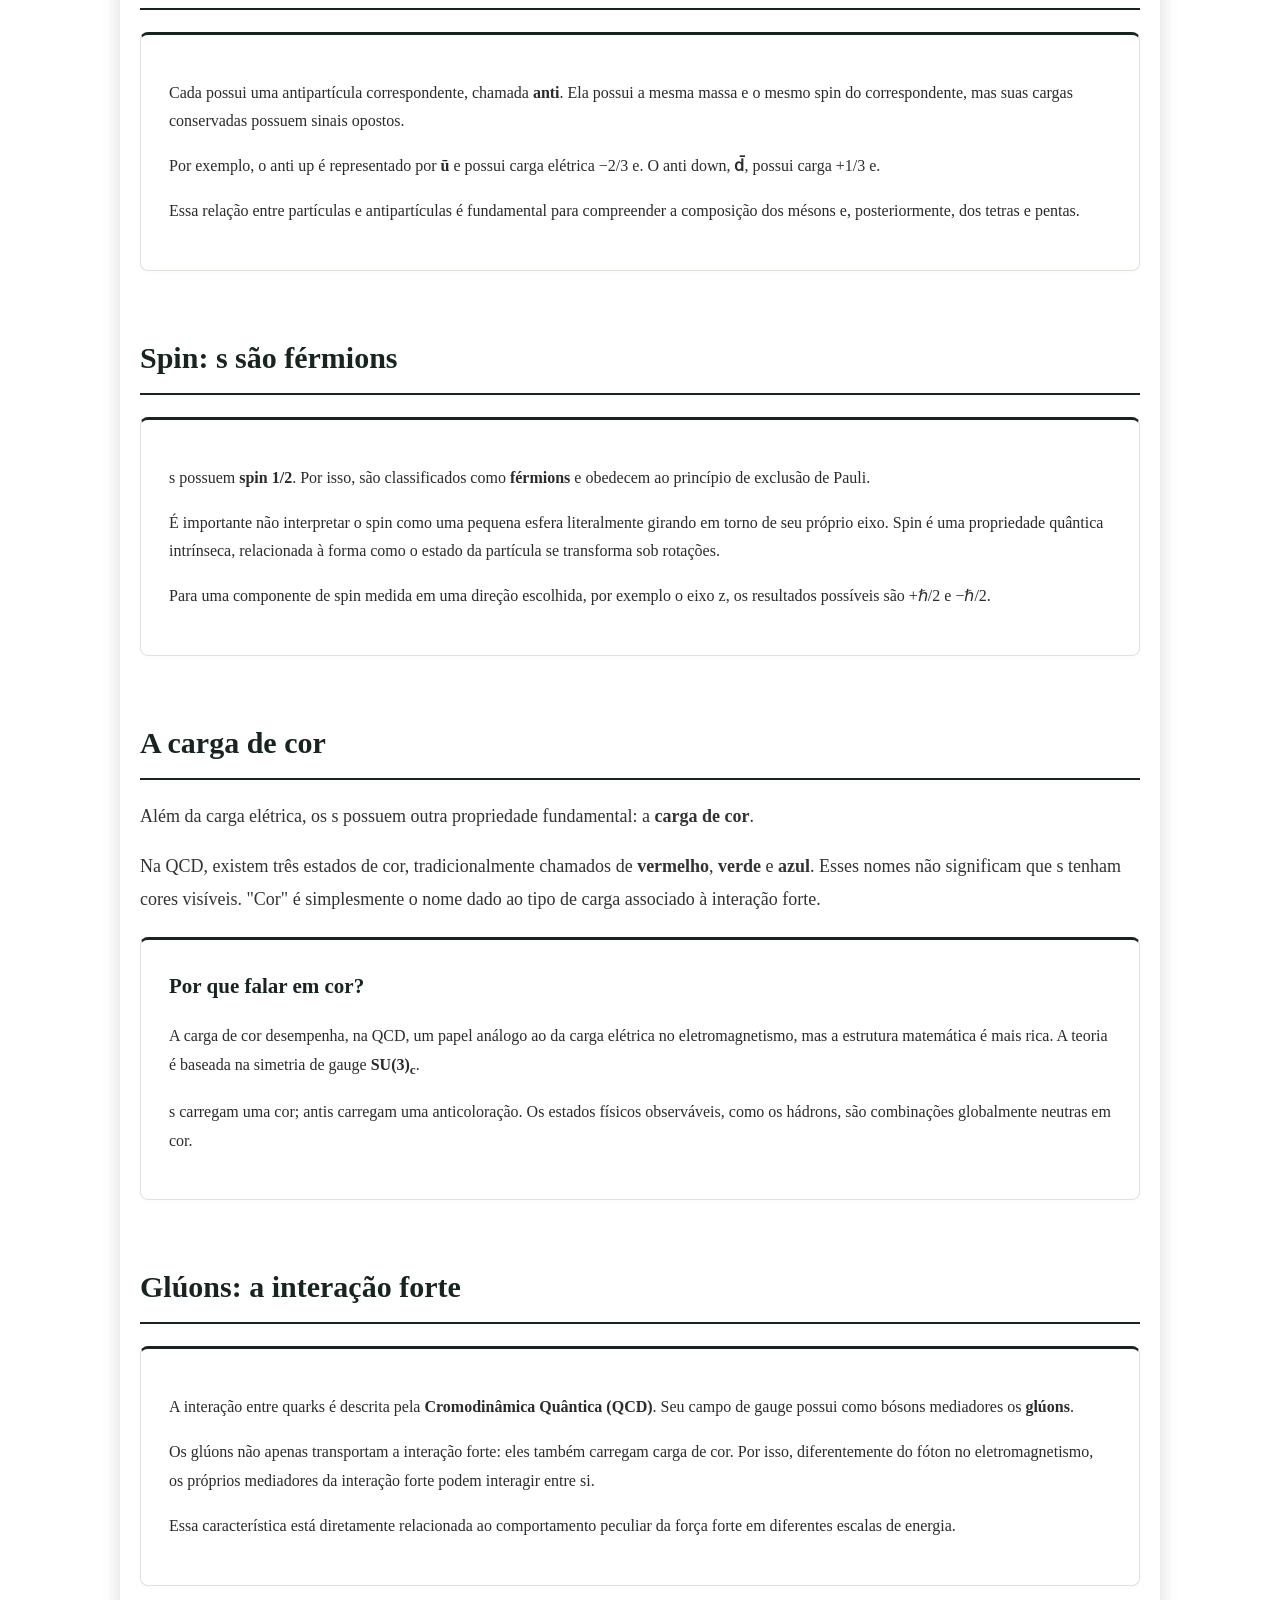
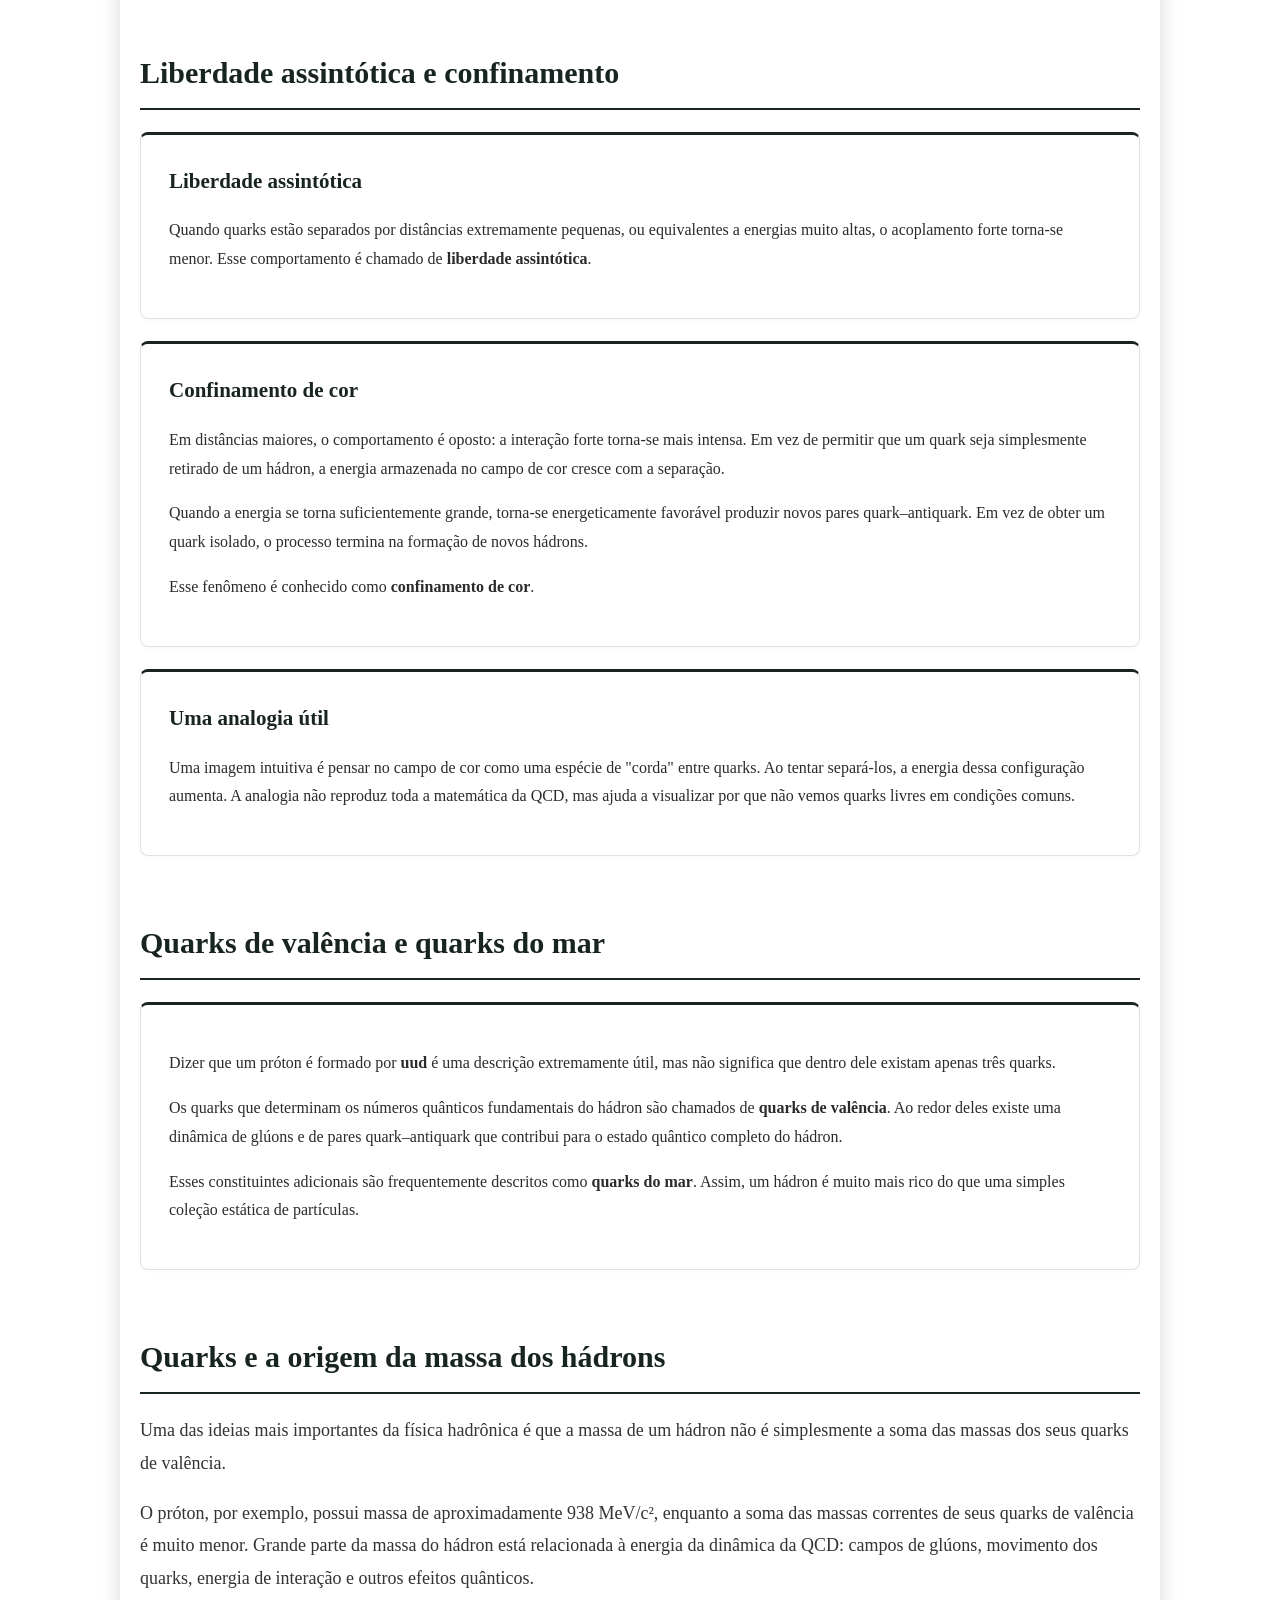
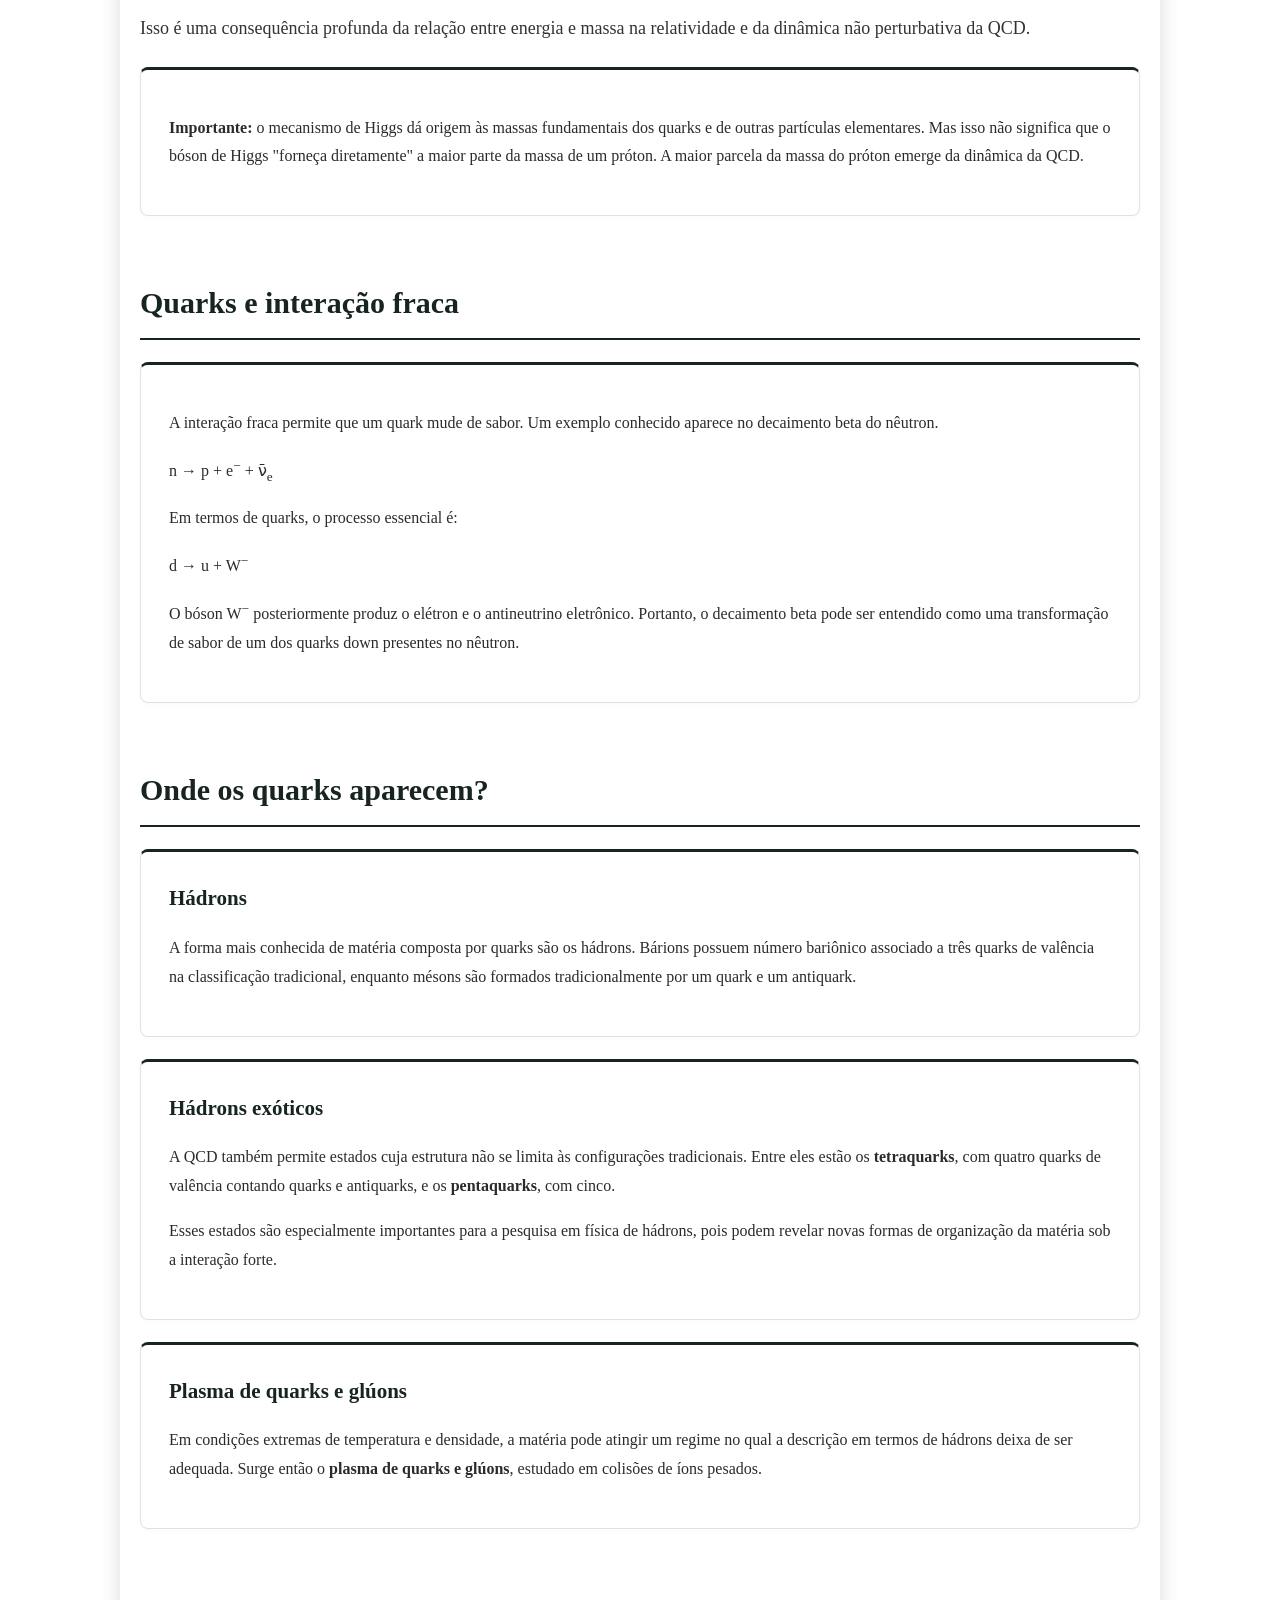
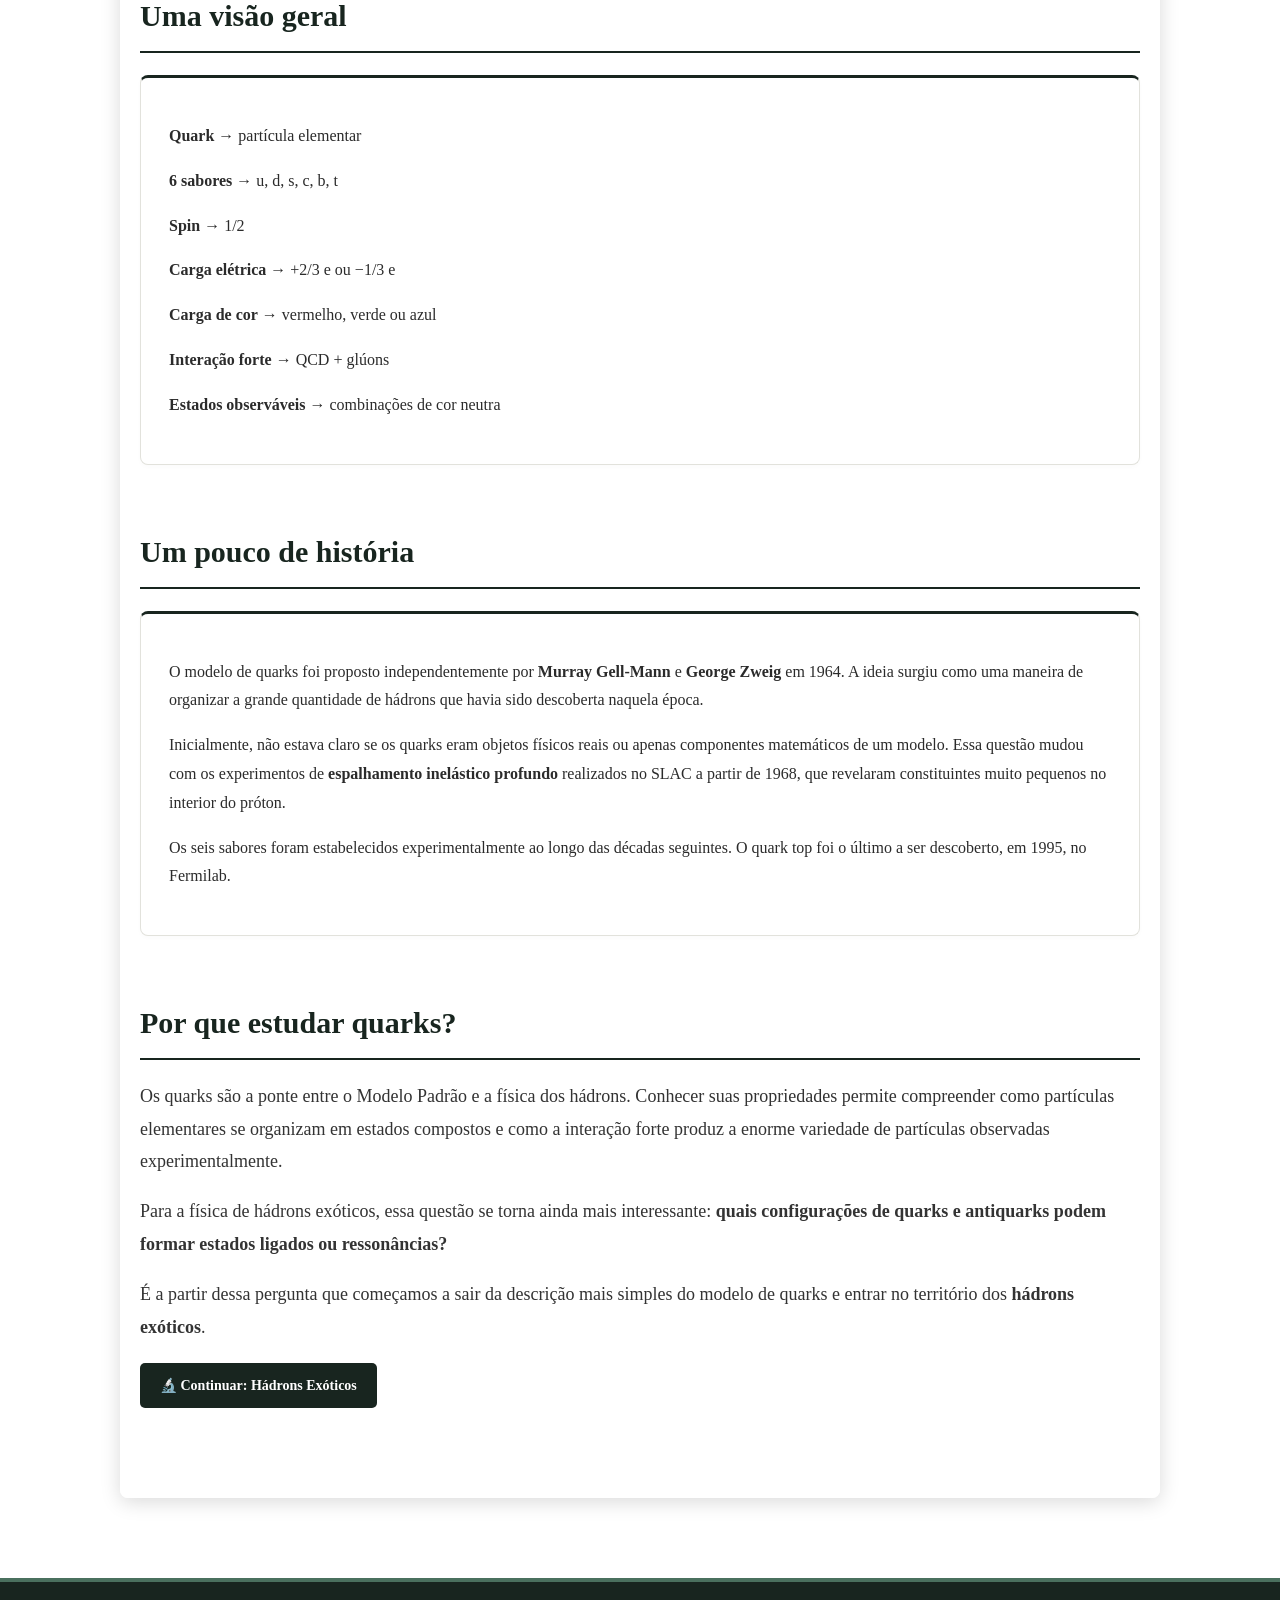
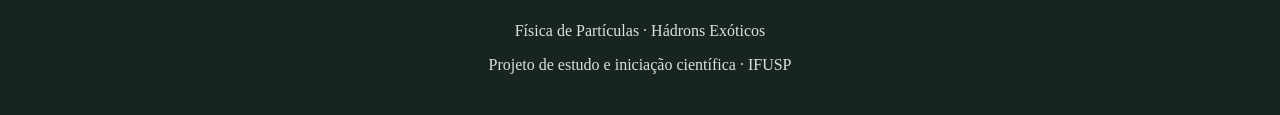
<file: quarks.html>
<!DOCTYPE html>
<html lang="pt-BR">
<head>
    <meta charset="UTF-8">
    <meta name="viewport" content="width=device-width, initial-scale=1.0">
    <title>Quarks | Física de Hádrons Exóticos</title>
    <link rel="stylesheet" href="style.css">
</head>

<body>

<header>
    <h1>Quarks</h1>
    <p>Os constituintes fundamentais da matéria hadrônica</p>
</header>

<nav>
    <a href="index.html">Início</a>
    <a href="fundamentos.html">Fundamentos</a>
    <a href="hadron.html">Hádrons</a>
    <a href="quarks.html" class="active">Quarks</a>
    <a href="ic.html">Minha IC</a>
    <a href="artigos.html">Artigos</a>
    <a href="exercicios.html">Exercícios</a>
    <a href="aulas.html">Aulas</a>
    <a href="sobre.html">Sobre mim</a>
</nav>

<main>

    <section>
        <h2>O que é um quark?</h2>

        <div class="intro-texto">
            <p>
                Quarks são <strong>partículas elementares</strong>: até onde os
                experimentos mostram, não são formados por componentes menores.
                Eles fazem parte da estrutura fundamental da matéria e são os
                constituintes dos <strong>hádrons</strong>, como prótons,
                nêutrons e mésons.
            </p>

            <p>
                Diferentemente do elétron, que pode ser observado como uma
                partícula elementar isolada, quarks não aparecem livremente em
                condições usuais. Eles estão sujeitos ao
                <strong>confinamento de cor</strong>, uma propriedade da
                Cromodinâmica Quântica (QCD) que faz com que sejam encontrados
                dentro de estados de cor neutra, como os hádrons.
            </p>

            <p>
                Para entender os hádrons — e, posteriormente, os
                <strong>hádrons exóticos</strong> — é essencial primeiro
                entender o que são quarks, quais são seus sabores, suas cargas
                e como eles interagem por meio dos glúons.
            </p>
        </div>
    </section>

    <section>
        <h2>Quarks no Modelo Padrão</h2>

        <div class="card">
            <p>
                O Modelo Padrão organiza os férmions elementares em três
                gerações. Cada geração contém dois quarks e dois léptons.
            </p>

            <table>
                <thead>
                    <tr>
                        <th>Geração</th>
                        <th>Quark</th>
                        <th>Símbolo</th>
                        <th>Carga elétrica</th>
                    </tr>
                </thead>
                <tbody>
                    <tr>
                        <td>1ª</td>
                        <td>Up (para cima)</td>
                        <td><strong>u</strong></td>
                        <td>+2/3 e</td>
                    </tr>
                    <tr>
                        <td>1ª</td>
                        <td>Down (para baixo)</td>
                        <td><strong>d</strong></td>
                        <td>−1/3 e</td>
                    </tr>
                    <tr>
                        <td>2ª</td>
                        <td>Charm (charmoso)</td>
                        <td><strong>c</strong></td>
                        <td>+2/3 e</td>
                    </tr>
                    <tr>
                        <td>2ª</td>
                        <td>Strange (estranho)</td>
                        <td><strong>s</strong></td>
                        <td>−1/3 e</td>
                    </tr>
                    <tr>
                        <td>3ª</td>
                        <td>Top (topo)</td>
                        <td><strong>t</strong></td>
                        <td>+2/3 e</td>
                    </tr>
                    <tr>
                        <td>3ª</td>
                        <td>Bottom (fundo)</td>
                        <td><strong>b</strong></td>
                        <td>−1/3 e</td>
                    </tr>
                </tbody>
            </table>

            <p>
                Os seis tipos são chamados de <strong>sabores</strong>
                (<em>flavors</em>). A diferença entre os sabores não é uma
                diferença de "tipo de matéria": cada um é um campo quântico
                distinto, com massa, carga e números quânticos próprios.
            </p>
        </div>
    </section>

    <section>
        <h2>As três gerações</h2>

        <div class="card">
            <h3>① Primeira geração</h3>
            <p>
                <strong>u</strong> e <strong>d</strong> são os quarks mais leves.
                Eles aparecem nos prótons e nêutrons e, por isso, estão
                diretamente relacionados à matéria ordinária que encontramos
                no cotidiano.
            </p>
        </div>

        <div class="card">
            <h3>② Segunda geração</h3>
            <p>
                <strong>c</strong> e <strong>s</strong> são mais pesados.
                Podem participar da formação de hádrons instáveis e são
                produzidos em processos de alta energia, como colisões em
                aceleradores de partículas.
            </p>
        </div>

        <div class="card">
            <h3>③ Terceira geração</h3>
            <p>
                <strong>t</strong> e <strong>b</strong> são os quarks mais
                pesados. O quark top possui uma característica especial:
                sua vida média é tão curta que ele decai antes de formar um
                hádron convencional.
            </p>
        </div>

        <div class="card">
            <p>
                Quarks das gerações superiores normalmente decaem para estados
                mais leves por meio da <strong>interação fraca</strong>.
                Assim, apesar de existirem seis sabores, a matéria estável
                observada no Universo é dominada pelos quarks <strong>u</strong>
                e <strong>d</strong>.
            </p>
        </div>
    </section>

    <section>
        <h2>Carga elétrica fracionária</h2>

        <div class="intro-texto">
            <p>
                Uma das características mais curiosas dos quarks é sua carga
                elétrica. Enquanto partículas como o elétron possuem carga
                −e e o próton possui carga +e, os quarks possuem cargas
                fracionárias:
            </p>
        </div>

        <div class="card">
            <p class="formula">
                <strong>Quarks do tipo up:</strong>
                u, c, t → +2/3 e
            </p>

            <p class="formula">
                <strong>s do tipo down:</strong>
                d, s, b → −1/3 e
            </p>
        </div>

        <div class="card">
            <h3>Como isso produz a carga do próton?</h3>

            <p>
                O próton possui a composição de valência
                <strong>uud</strong>. Portanto:
            </p>

            <p class="formula">
                Q<sub>p</sub> = (+2/3)e + (+2/3)e + (−1/3)e = +e
            </p>

            <p>
                Já o nêutron possui composição <strong>udd</strong>:
            </p>

            <p class="formula">
                Q<sub>n</sub> = (+2/3)e + (−1/3)e + (−1/3)e = 0
            </p>

            <p>
                Assim, as cargas fracionárias dos s se combinam para
                produzir as cargas inteiras dos hádrons observados.
            </p>
        </div>
    </section>

    <section>
        <h2>s e antis</h2>

        <div class="card">
            <p>
                Cada  possui uma antipartícula correspondente, chamada
                <strong>anti</strong>. Ela possui a mesma massa e o mesmo
                spin do  correspondente, mas suas cargas conservadas
                possuem sinais opostos.
            </p>

            <p>
                Por exemplo, o anti up é representado por
                <strong>ū</strong> e possui carga elétrica −2/3 e.
                O anti down, <strong>d̄</strong>, possui carga +1/3 e.
            </p>

            <p>
                Essa relação entre partículas e antipartículas é fundamental
                para compreender a composição dos mésons e, posteriormente,
                dos tetras e pentas.
            </p>
        </div>
    </section>

    <section>
        <h2>Spin: s são férmions</h2>

        <div class="card">
            <p>
                s possuem <strong>spin 1/2</strong>. Por isso, são
                classificados como <strong>férmions</strong> e obedecem ao
                princípio de exclusão de Pauli.
            </p>

            <p>
                É importante não interpretar o spin como uma pequena esfera
                literalmente girando em torno de seu próprio eixo. Spin é uma
                propriedade quântica intrínseca, relacionada à forma como o
                estado da partícula se transforma sob rotações.
            </p>

            <p>
                Para uma componente de spin medida em uma direção escolhida,
                por exemplo o eixo z, os resultados possíveis são
                +ℏ/2 e −ℏ/2.
            </p>
        </div>
    </section>

    <section>
        <h2>A carga de cor</h2>

        <div class="intro-texto">
            <p>
                Além da carga elétrica, os s possuem outra propriedade
                fundamental: a <strong>carga de cor</strong>.
            </p>

            <p>
                Na QCD, existem três estados de cor, tradicionalmente chamados
                de <strong>vermelho</strong>, <strong>verde</strong> e
                <strong>azul</strong>. Esses nomes não significam que s
                tenham cores visíveis. "Cor" é simplesmente o nome dado ao
                tipo de carga associado à interação forte.
            </p>
        </div>

        <div class="card">
            <h3>Por que falar em cor?</h3>

            <p>
                A carga de cor desempenha, na QCD, um papel análogo ao da
                carga elétrica no eletromagnetismo, mas a estrutura matemática
                é mais rica. A teoria é baseada na simetria de gauge
                <strong>SU(3)<sub>c</sub></strong>.
            </p>

            <p>
                s carregam uma cor; antis carregam uma anticoloração.
                Os estados físicos observáveis, como os hádrons, são
                combinações globalmente neutras em cor.
            </p>
        </div>
    </section>

    <section>
        <h2>Glúons: a interação forte</h2>

        <div class="card">
            <p>
                A interação entre quarks é descrita pela
                <strong>Cromodinâmica Quântica (QCD)</strong>. Seu campo
                de gauge possui como bósons mediadores os
                <strong>glúons</strong>.
            </p>

            <p>
                Os glúons não apenas transportam a interação forte: eles
                também carregam carga de cor. Por isso, diferentemente do
                fóton no eletromagnetismo, os próprios mediadores da interação
                forte podem interagir entre si.
            </p>

            <p>
                Essa característica está diretamente relacionada ao
                comportamento peculiar da força forte em diferentes escalas
                de energia.
            </p>
        </div>
    </section>

    <section>
        <h2>Liberdade assintótica e confinamento</h2>

        <div class="card">
            <h3>Liberdade assintótica</h3>

            <p>
                Quando quarks estão separados por distâncias extremamente
                pequenas, ou equivalentes a energias muito altas, o
                acoplamento forte torna-se menor. Esse comportamento é chamado
                de <strong>liberdade assintótica</strong>.
            </p>
        </div>

        <div class="card">
            <h3>Confinamento de cor</h3>

            <p>
                Em distâncias maiores, o comportamento é oposto: a interação
                forte torna-se mais intensa. Em vez de permitir que um quark
                seja simplesmente retirado de um hádron, a energia armazenada
                no campo de cor cresce com a separação.
            </p>

            <p>
                Quando a energia se torna suficientemente grande, torna-se
                energeticamente favorável produzir novos pares
                quark–antiquark. Em vez de obter um quark isolado, o processo
                termina na formação de novos hádrons.
            </p>

            <p>
                Esse fenômeno é conhecido como
                <strong>confinamento de cor</strong>.
            </p>
        </div>

        <div class="card">
            <h3>Uma analogia útil</h3>

            <p>
                Uma imagem intuitiva é pensar no campo de cor como uma espécie
                de "corda" entre quarks. Ao tentar separá-los, a energia dessa
                configuração aumenta. A analogia não reproduz toda a
                matemática da QCD, mas ajuda a visualizar por que não vemos
                quarks livres em condições comuns.
            </p>
        </div>
    </section>

    <section>
        <h2>Quarks de valência e quarks do mar</h2>

        <div class="card">
            <p>
                Dizer que um próton é formado por <strong>uud</strong> é uma
                descrição extremamente útil, mas não significa que dentro dele
                existam apenas três quarks.
            </p>

            <p>
                Os quarks que determinam os números quânticos fundamentais do
                hádron são chamados de <strong>quarks de valência</strong>.
                Ao redor deles existe uma dinâmica de glúons e de pares
                quark–antiquark que contribui para o estado quântico completo
                do hádron.
            </p>

            <p>
                Esses constituintes adicionais são frequentemente descritos
                como <strong>quarks do mar</strong>. Assim, um hádron é muito
                mais rico do que uma simples coleção estática de partículas.
            </p>
        </div>
    </section>

    <section>
        <h2>Quarks e a origem da massa dos hádrons</h2>

        <div class="intro-texto">
            <p>
                Uma das ideias mais importantes da física hadrônica é que a
                massa de um hádron não é simplesmente a soma das massas dos
                seus quarks de valência.
            </p>

            <p>
                O próton, por exemplo, possui massa de aproximadamente
                938 MeV/c², enquanto a soma das massas correntes de seus
                quarks de valência é muito menor. Grande parte da massa do
                hádron está relacionada à energia da dinâmica da QCD:
                campos de glúons, movimento dos quarks, energia de interação e
                outros efeitos quânticos.
            </p>

            <p>
                Isso é uma consequência profunda da relação entre energia e
                massa na relatividade e da dinâmica não perturbativa da QCD.
            </p>
        </div>

        <div class="card">
            <p>
                <strong>Importante:</strong> o mecanismo de Higgs dá origem às
                massas fundamentais dos quarks e de outras partículas
                elementares. Mas isso não significa que o bóson de Higgs
                "forneça diretamente" a maior parte da massa de um próton.
                A maior parcela da massa do próton emerge da dinâmica da QCD.
            </p>
        </div>
    </section>

    <section>
        <h2>Quarks e interação fraca</h2>

        <div class="card">
            <p>
                A interação fraca permite que um quark mude de sabor. Um
                exemplo conhecido aparece no decaimento beta do nêutron.
            </p>

            <p class="formula">
                n → p + e<sup>−</sup> + ν̄<sub>e</sub>
            </p>

            <p>
                Em termos de quarks, o processo essencial é:
            </p>

            <p class="formula">
                d → u + W<sup>−</sup>
            </p>

            <p>
                O bóson W<sup>−</sup> posteriormente produz o elétron e o
                antineutrino eletrônico. Portanto, o decaimento beta pode ser
                entendido como uma transformação de sabor de um dos quarks
                down presentes no nêutron.
            </p>
        </div>
    </section>

    <section>
        <h2>Onde os quarks aparecem?</h2>

        <div class="card">
            <h3>Hádrons</h3>
            <p>
                A forma mais conhecida de matéria composta por quarks são os
                hádrons. Bárions possuem número bariônico associado a três
                quarks de valência na classificação tradicional, enquanto
                mésons são formados tradicionalmente por um quark e um
                antiquark.
            </p>
        </div>

        <div class="card">
            <h3>Hádrons exóticos</h3>
            <p>
                A QCD também permite estados cuja estrutura não se limita às
                configurações tradicionais. Entre eles estão os
                <strong>tetraquarks</strong>, com quatro quarks de valência
                contando quarks e antiquarks, e os
                <strong>pentaquarks</strong>, com cinco.
            </p>

            <p>
                Esses estados são especialmente importantes para a pesquisa em
                física de hádrons, pois podem revelar novas formas de
                organização da matéria sob a interação forte.
            </p>
        </div>

        <div class="card">
            <h3>Plasma de quarks e glúons</h3>
            <p>
                Em condições extremas de temperatura e densidade, a matéria
                pode atingir um regime no qual a descrição em termos de
                hádrons deixa de ser adequada. Surge então o
                <strong>plasma de quarks e glúons</strong>, estudado em
                colisões de íons pesados.
            </p>
        </div>
    </section>

    <section>
        <h2>Uma visão geral</h2>

        <div class="card">
            <p class="formula">
                <strong>Quark</strong>
                → partícula elementar
            </p>

            <p class="formula">
                <strong>6 sabores</strong>
                → u, d, s, c, b, t
            </p>

            <p class="formula">
                <strong>Spin</strong>
                → 1/2
            </p>

            <p class="formula">
                <strong>Carga elétrica</strong>
                → +2/3 e ou −1/3 e
            </p>

            <p class="formula">
                <strong>Carga de cor</strong>
                → vermelho, verde ou azul
            </p>

            <p class="formula">
                <strong>Interação forte</strong>
                → QCD + glúons
            </p>

            <p class="formula">
                <strong>Estados observáveis</strong>
                → combinações de cor neutra
            </p>
        </div>
    </section>

    <section>
        <h2>Um pouco de história</h2>

        <div class="card">
            <p>
                O modelo de quarks foi proposto independentemente por
                <strong>Murray Gell-Mann</strong> e
                <strong>George Zweig</strong> em 1964. A ideia surgiu como
                uma maneira de organizar a grande quantidade de hádrons que
                havia sido descoberta naquela época.
            </p>

            <p>
                Inicialmente, não estava claro se os quarks eram objetos
                físicos reais ou apenas componentes matemáticos de um modelo.
                Essa questão mudou com os experimentos de
                <strong>espalhamento inelástico profundo</strong> realizados
                no SLAC a partir de 1968, que revelaram constituintes muito
                pequenos no interior do próton.
            </p>

            <p>
                Os seis sabores foram estabelecidos experimentalmente ao longo
                das décadas seguintes. O quark top foi o último a ser
                descoberto, em 1995, no Fermilab.
            </p>
        </div>
    </section>

    <section>
        <h2>Por que estudar quarks?</h2>

        <div class="intro-texto">
            <p>
                Os quarks são a ponte entre o Modelo Padrão e a física dos
                hádrons. Conhecer suas propriedades permite compreender como
                partículas elementares se organizam em estados compostos e
                como a interação forte produz a enorme variedade de partículas
                observadas experimentalmente.
            </p>

            <p>
                Para a física de hádrons exóticos, essa questão se torna ainda
                mais interessante: <strong>quais configurações de quarks e
                antiquarks podem formar estados ligados ou ressonâncias?</strong>
            </p>

            <p>
                É a partir dessa pergunta que começamos a sair da descrição
                mais simples do modelo de quarks e entrar no território dos
                <strong>hádrons exóticos</strong>.
            </p>
        </div>

        <div class="article-actions" style="margin-top: 20px;">
            <a href="hadron-exotico.html" class="button">
                🔬 Continuar: Hádrons Exóticos
            </a>
        </div>
    </section>

</main>

<footer>
    <p>Física de Partículas · Hádrons Exóticos</p>
    <p>Projeto de estudo e iniciação científica · IFUSP</p>
</footer>

</body>
</html>
</file>
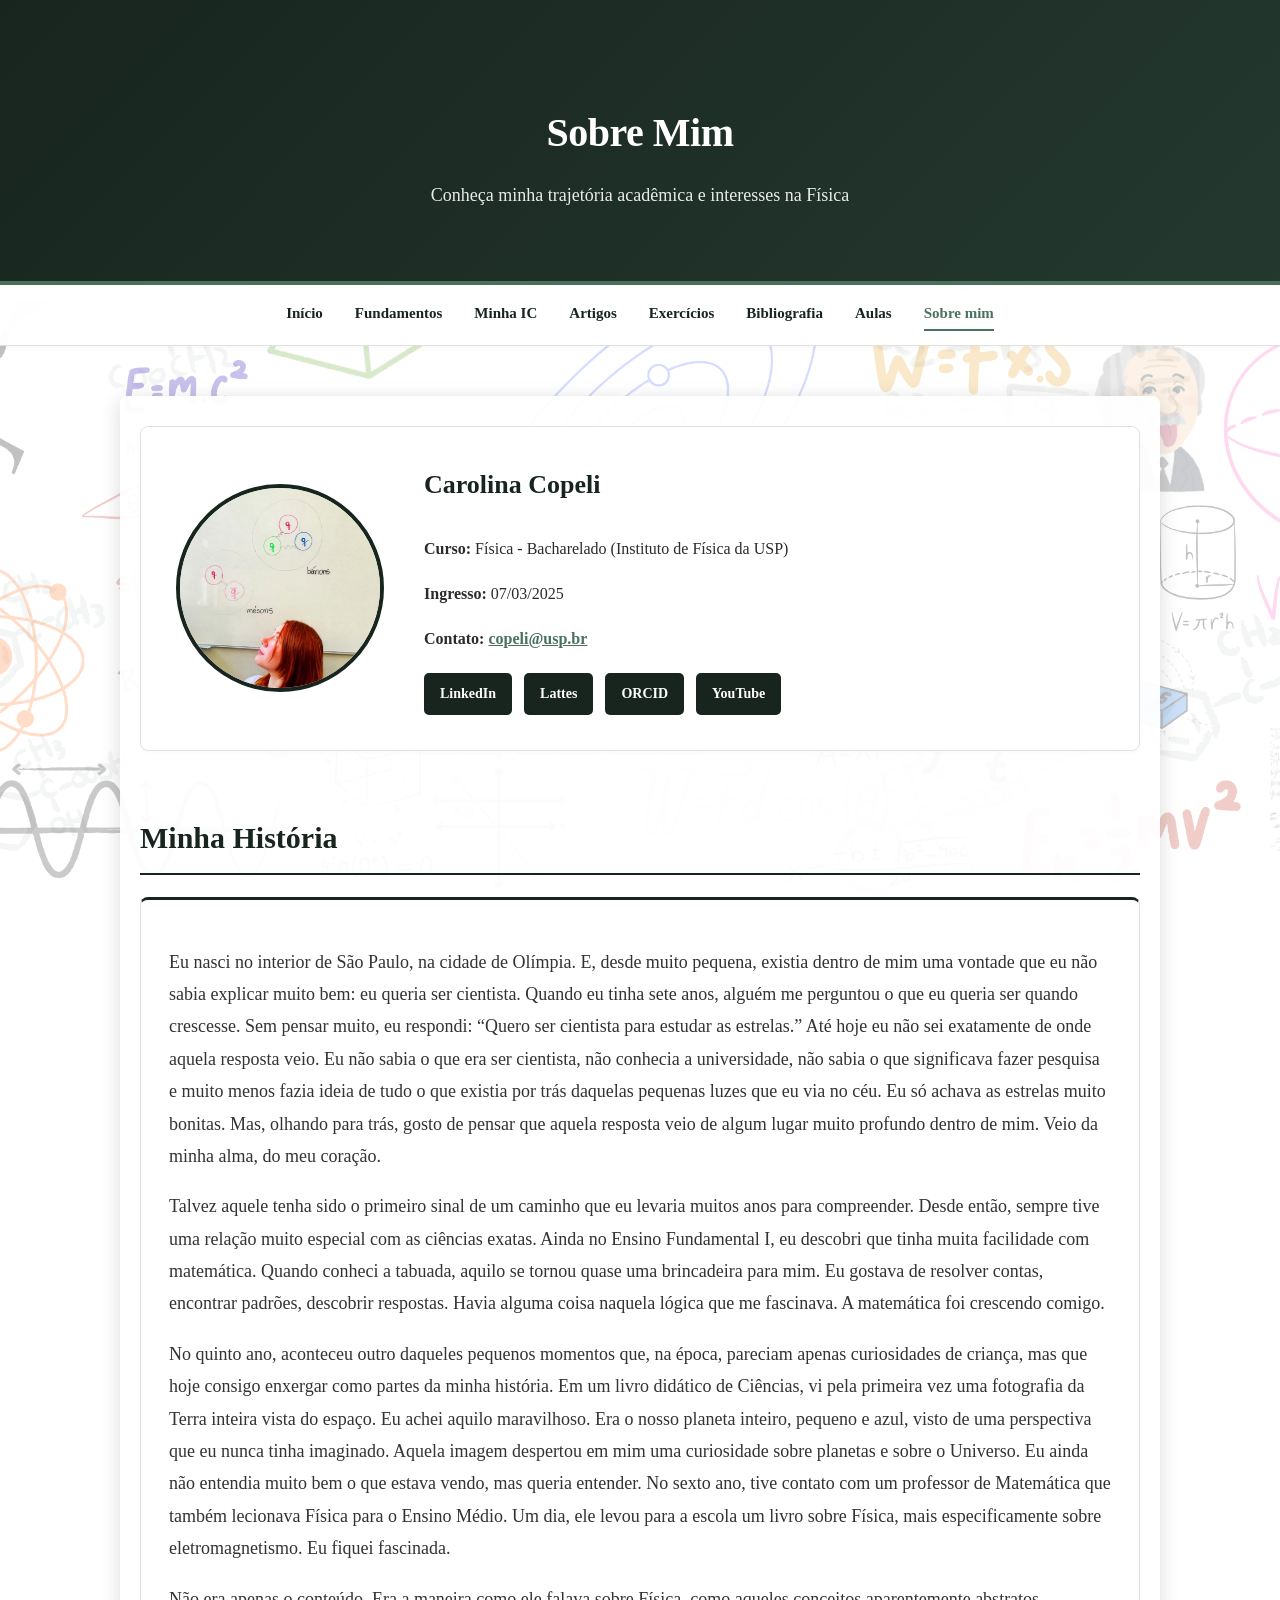
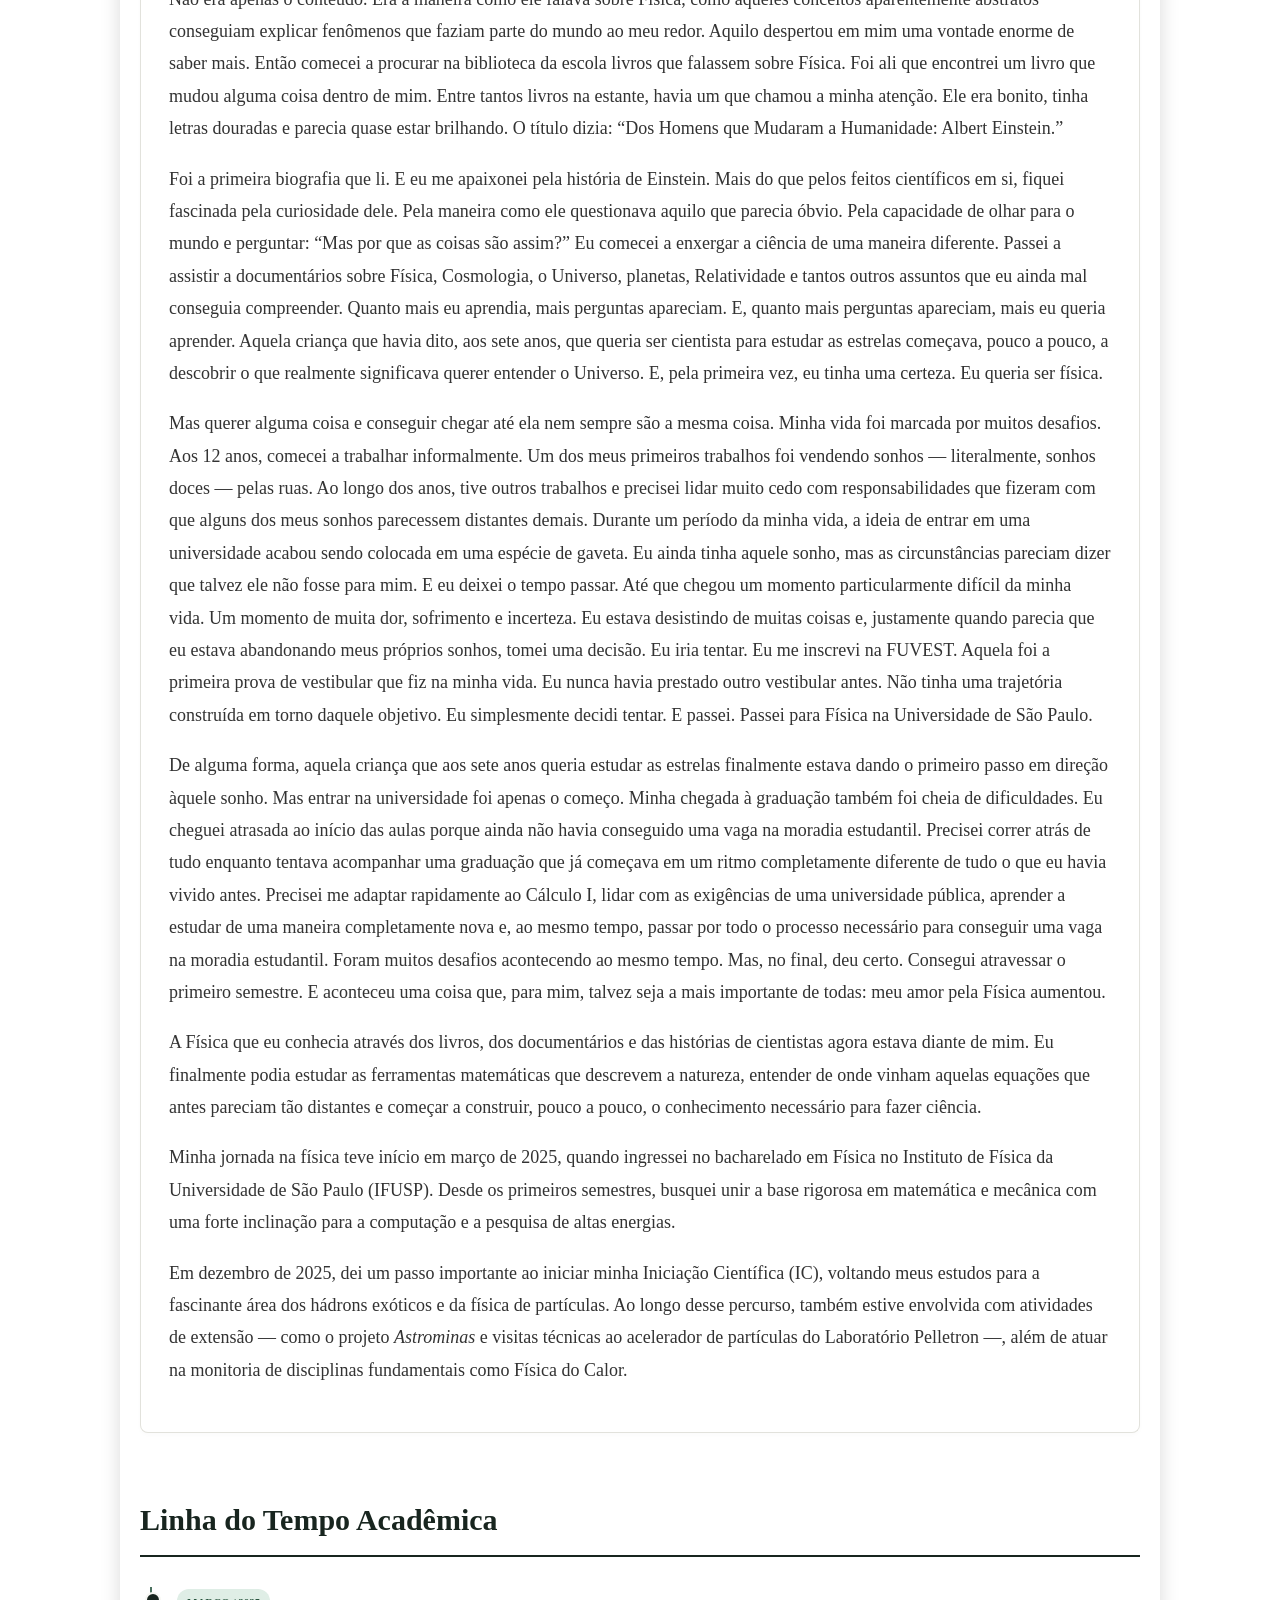
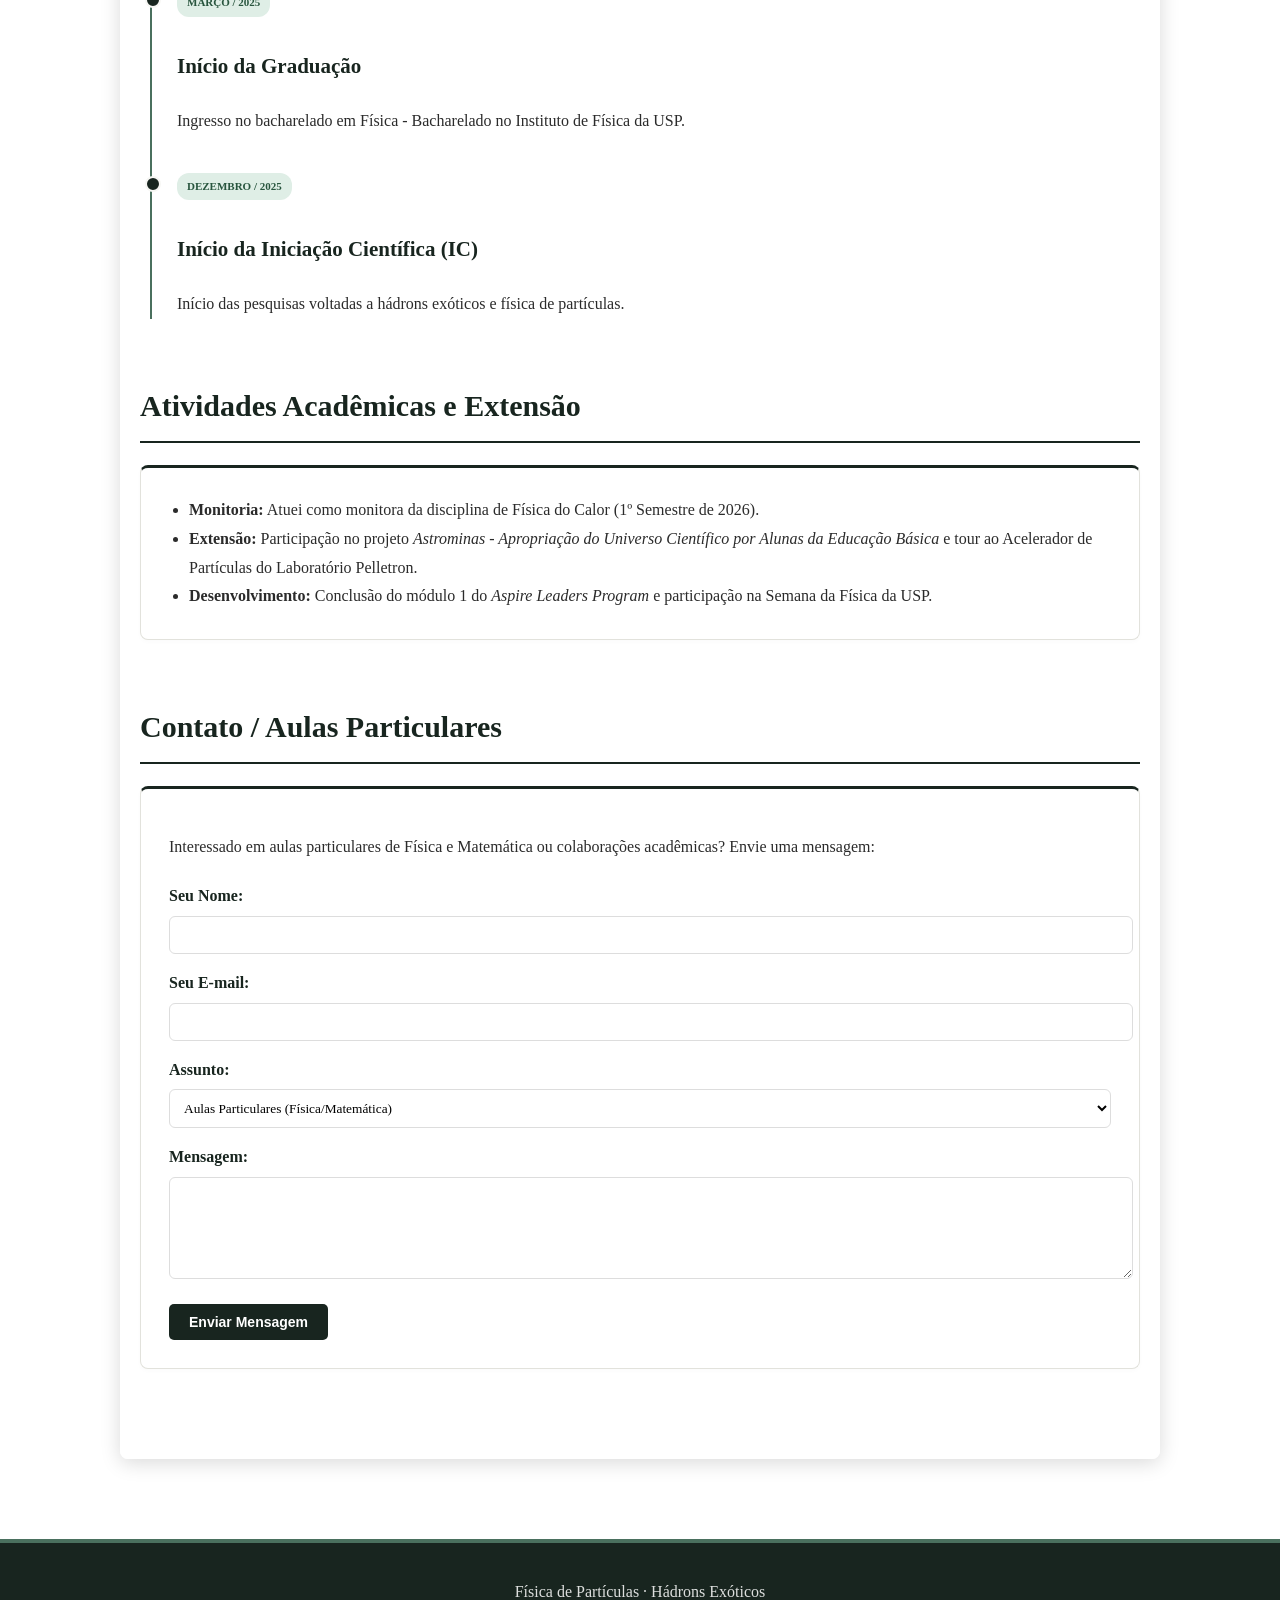
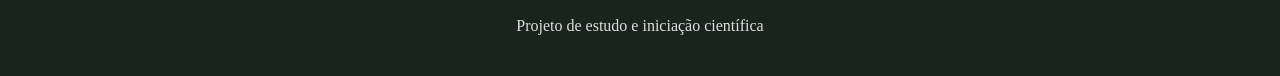
<file: sobre.html>
<!DOCTYPE html>
<html lang="pt-BR">
<head>
    <meta charset="UTF-8">
    <meta name="viewport" content="width=device-width, initial-scale=1.0">
    <title>Sobre Mim | Física de Hádrons Exóticos</title>
    <link rel="stylesheet" href="style.css">
</head>
<body>
    <!-- =========================
         CABEÇALHO
         ========================= -->
    <header>
        <h1>Sobre Mim</h1>
        <p>Conheça minha trajetória acadêmica e interesses na Física</p>
    </header>

    <!-- =========================
         MENU
         ========================= -->
    <nav>
        <a href="index.html">Início</a>
        <a href="fundamentos.html">Fundamentos</a>
        <a href="ic.html">Minha IC</a>
        <a href="artigos.html">Artigos</a>
        <a href="exercicios.html">Exercícios</a>
        <a href="bibliografia.html">Bibliografia</a>
        <a href="aulas.html">Aulas</a>
        <a href="sobre.html" class="active">Sobre mim</a>
    </nav>

    <!-- =========================
         CONTEÚDO
         ========================= -->
    <main>
        <!-- APRESENTAÇÃO / PERFIL -->
        <section>
            <div class="sobre-container">
                <!-- Substitua 'perfil1.jpeg' pelo nome exato da sua foto no repositório -->
                <img src="perfil1.jpeg" alt="Foto de Carolina Copeli" class="sobre-foto">
                <div class="sobre-texto">
                    <h3>Carolina Copeli</h3>
                    <p><strong>Curso:</strong> Física - Bacharelado (Instituto de Física da USP)</p>
                    <p><strong>Ingresso:</strong> 07/03/2025</p>
                    <p><strong>Contato:</strong> <a href="mailto:copeli@usp.br" style="color: #4a705e; font-weight: bold;">copeli@usp.br</a></p>
                    
                    <div class="links-academicos">
                        <a href="https://www.linkedin.com/in/carolina-copeli" target="_blank" class="link-academico">LinkedIn</a>
                        <a href="https://lattes.cnpq.br/1986064110068969" target="_blank" class="link-academico">Lattes</a>
                        <a href="https://orcid.org/0009-0009-6414-5739" target="_blank" class="link-academico">ORCID</a>
                        <a href="https://www.youtube.com/@CarolCopeli" target="_blank" class="link-academico">YouTube</a>
                    </div>
                </div>
            </div>
        </section>

        <!-- MINHA HISTÓRIA -->
        <section>
            <h2>Minha História</h2>
            <div class="card intro-texto">
                <p>
                    Eu nasci no interior de São Paulo, na cidade de Olímpia. E, desde muito pequena, existia dentro de mim uma vontade que eu não sabia explicar muito bem: eu queria ser cientista.

Quando eu tinha sete anos, alguém me perguntou o que eu queria ser quando crescesse. Sem pensar muito, eu respondi:

“Quero ser cientista para estudar as estrelas.”

Até hoje eu não sei exatamente de onde aquela resposta veio. Eu não sabia o que era ser cientista, não conhecia a universidade, não sabia o que significava fazer pesquisa e muito menos fazia ideia de tudo o que existia por trás daquelas pequenas luzes que eu via no céu. Eu só achava as estrelas muito bonitas.

Mas, olhando para trás, gosto de pensar que aquela resposta veio de algum lugar muito profundo dentro de mim. Veio da minha alma, do meu coração.
                </p>
                <p>
                    Talvez aquele tenha sido o primeiro sinal de um caminho que eu levaria muitos anos para compreender.

Desde então, sempre tive uma relação muito especial com as ciências exatas. Ainda no Ensino Fundamental I, eu descobri que tinha muita facilidade com matemática. Quando conheci a tabuada, aquilo se tornou quase uma brincadeira para mim. Eu gostava de resolver contas, encontrar padrões, descobrir respostas. Havia alguma coisa naquela lógica que me fascinava.

A matemática foi crescendo comigo.
                </p>
                <p>

                    No quinto ano, aconteceu outro daqueles pequenos momentos que, na época, pareciam apenas curiosidades de criança, mas que hoje consigo enxergar como partes da minha história. Em um livro didático de Ciências, vi pela primeira vez uma fotografia da Terra inteira vista do espaço.

Eu achei aquilo maravilhoso.

Era o nosso planeta inteiro, pequeno e azul, visto de uma perspectiva que eu nunca tinha imaginado. Aquela imagem despertou em mim uma curiosidade sobre planetas e sobre o Universo. Eu ainda não entendia muito bem o que estava vendo, mas queria entender.

No sexto ano, tive contato com um professor de Matemática que também lecionava Física para o Ensino Médio. Um dia, ele levou para a escola um livro sobre Física, mais especificamente sobre eletromagnetismo.

Eu fiquei fascinada.

                </p>
                <p>
                    Não era apenas o conteúdo. Era a maneira como ele falava sobre Física, como aqueles conceitos aparentemente abstratos conseguiam explicar fenômenos que faziam parte do mundo ao meu redor. Aquilo despertou em mim uma vontade enorme de saber mais.

Então comecei a procurar na biblioteca da escola livros que falassem sobre Física.

Foi ali que encontrei um livro que mudou alguma coisa dentro de mim.

Entre tantos livros na estante, havia um que chamou a minha atenção. Ele era bonito, tinha letras douradas e parecia quase estar brilhando. O título dizia:

“Dos Homens que Mudaram a Humanidade: Albert Einstein.”
            
                </p>
                <p>

Foi a primeira biografia que li.

E eu me apaixonei pela história de Einstein.

Mais do que pelos feitos científicos em si, fiquei fascinada pela curiosidade dele. Pela maneira como ele questionava aquilo que parecia óbvio. Pela capacidade de olhar para o mundo e perguntar: “Mas por que as coisas são assim?”

Eu comecei a enxergar a ciência de uma maneira diferente.

Passei a assistir a documentários sobre Física, Cosmologia, o Universo, planetas, Relatividade e tantos outros assuntos que eu ainda mal conseguia compreender. Quanto mais eu aprendia, mais perguntas apareciam. E, quanto mais perguntas apareciam, mais eu queria aprender.

Aquela criança que havia dito, aos sete anos, que queria ser cientista para estudar as estrelas começava, pouco a pouco, a descobrir o que realmente significava querer entender o Universo.

E, pela primeira vez, eu tinha uma certeza.

Eu queria ser física.
                </p>
                <p>

Mas querer alguma coisa e conseguir chegar até ela nem sempre são a mesma coisa.

Minha vida foi marcada por muitos desafios. Aos 12 anos, comecei a trabalhar informalmente. Um dos meus primeiros trabalhos foi vendendo sonhos — literalmente, sonhos doces — pelas ruas.

Ao longo dos anos, tive outros trabalhos e precisei lidar muito cedo com responsabilidades que fizeram com que alguns dos meus sonhos parecessem distantes demais.

Durante um período da minha vida, a ideia de entrar em uma universidade acabou sendo colocada em uma espécie de gaveta. Eu ainda tinha aquele sonho, mas as circunstâncias pareciam dizer que talvez ele não fosse para mim.

E eu deixei o tempo passar.

Até que chegou um momento particularmente difícil da minha vida. Um momento de muita dor, sofrimento e incerteza. Eu estava desistindo de muitas coisas e, justamente quando parecia que eu estava abandonando meus próprios sonhos, tomei uma decisão.

Eu iria tentar.

Eu me inscrevi na FUVEST.

Aquela foi a primeira prova de vestibular que fiz na minha vida. Eu nunca havia prestado outro vestibular antes. Não tinha uma trajetória construída em torno daquele objetivo. Eu simplesmente decidi tentar.

E passei.

Passei para Física na Universidade de São Paulo.

                </p>
                <p>

De alguma forma, aquela criança que aos sete anos queria estudar as estrelas finalmente estava dando o primeiro passo em direção àquele sonho.

Mas entrar na universidade foi apenas o começo.

Minha chegada à graduação também foi cheia de dificuldades. Eu cheguei atrasada ao início das aulas porque ainda não havia conseguido uma vaga na moradia estudantil. Precisei correr atrás de tudo enquanto tentava acompanhar uma graduação que já começava em um ritmo completamente diferente de tudo o que eu havia vivido antes.

Precisei me adaptar rapidamente ao Cálculo I, lidar com as exigências de uma universidade pública, aprender a estudar de uma maneira completamente nova e, ao mesmo tempo, passar por todo o processo necessário para conseguir uma vaga na moradia estudantil.

Foram muitos desafios acontecendo ao mesmo tempo.

Mas, no final, deu certo.

Consegui atravessar o primeiro semestre.

E aconteceu uma coisa que, para mim, talvez seja a mais importante de todas:

meu amor pela Física aumentou.
                </p>
                <p>

A Física que eu conhecia através dos livros, dos documentários e das histórias de cientistas agora estava diante de mim. Eu finalmente podia estudar as ferramentas matemáticas que descrevem a natureza, entender de onde vinham aquelas equações que antes pareciam tão distantes e começar a construir, pouco a pouco, o conhecimento necessário para fazer ciência.

                </p>
                <p>
                    Minha jornada na física teve início em março de 2025, quando ingressei no bacharelado em Física no Instituto de Física da Universidade de São Paulo (IFUSP). Desde os primeiros semestres, busquei unir a base rigorosa em matemática e mecânica com uma forte inclinação para a computação e a pesquisa de altas energias.
                </p>
                <p>
                    Em dezembro de 2025, dei um passo importante ao iniciar minha Iniciação Científica (IC), voltando meus estudos para a fascinante área dos hádrons exóticos e da física de partículas. Ao longo desse percurso, também estive envolvida com atividades de extensão — como o projeto <em>Astrominas</em> e visitas técnicas ao acelerador de partículas do Laboratório Pelletron —, além de atuar na monitoria de disciplinas fundamentais como Física do Calor.
                </p>
            </div>
        </section>

        <!-- LINHA DO TEMPO -->
        <section>
            <h2>Linha do Tempo Acadêmica</h2>
            <div class="timeline">
                <div class="timeline-item">
                    <span class="status status-concluido">Março / 2025</span>
                    <h3>Início da Graduação</h3>
                    <p>Ingresso no bacharelado em Física - Bacharelado no Instituto de Física da USP.</p>
                </div>
                <div class="timeline-item">
                    <span class="status status-concluido">Dezembro / 2025</span>
                    <h3>Início da Iniciação Científica (IC)</h3>
                    <p>Início das pesquisas voltadas a hádrons exóticos e física de partículas.</p>
                </div>
            </div>
        </section>

        <!-- ATIVIDADES E EXTENSÃO -->
        <section>
            <h2>Atividades Acadêmicas e Extensão</h2>
            <div class="card">
                <ul style="margin: 0; padding-left: 20px;">
                    <li><strong>Monitoria:</strong> Atuei como monitora da disciplina de Física do Calor (1º Semestre de 2026).</li>
                    <li><strong>Extensão:</strong> Participação no projeto <em>Astrominas - Apropriação do Universo Científico por Alunas da Educação Básica</em> e tour ao Acelerador de Partículas do Laboratório Pelletron.</li>
                    <li><strong>Desenvolvimento:</strong> Conclusão do módulo 1 do <em>Aspire Leaders Program</em> e participação na Semana da Física da USP.</li>
                </ul>
            </div>
        </section>

        <!-- FORMULÁRIO DE CONTATO -->
        <section>
            <h2>Contato / Aulas Particulares</h2>
            <div class="card">
                <p>Interessado em aulas particulares de Física e Matemática ou colaborações acadêmicas? Envie uma mensagem:</p>
                
                <!-- Substitua SEU_ID_DO_FORMSPREE pelo link gerado na sua conta do Formspree -->
                <form action="https://formspree.io/f/xrpglyva" method="POST" style="display: flex; flex-direction: column; gap: 15px; margin-top: 20px;">
                    
                    <div>
                        <label for="nome" style="display: block; margin-bottom: 5px; font-weight: bold; color: #18251f;">Seu Nome:</label>
                        <input type="text" id="nome" name="name" required style="width: 100%; padding: 10px; border: 1px solid #ddd; border-radius: 6px; font-family: inherit;">
                    </div>

                    <div>
                        <label for="email" style="display: block; margin-bottom: 5px; font-weight: bold; color: #18251f;">Seu E-mail:</label>
                        <input type="email" id="email" name="email" required style="width: 100%; padding: 10px; border: 1px solid #ddd; border-radius: 6px; font-family: inherit;">
                    </div>

                    <div>
                        <label for="assunto" style="display: block; margin-bottom: 5px; font-weight: bold; color: #18251f;">Assunto:</label>
                        <select id="assunto" name="assunto" style="width: 100%; padding: 10px; border: 1px solid #ddd; border-radius: 6px; font-family: inherit; background: white;">
                            <option value="aulas">Aulas Particulares (Física/Matemática)</option>
                            <option value="pesquisa">Pesquisa / Iniciação Científica</option>
                            <option value="outro">Outros Assuntos Acadêmicos</option>
                        </select>
                    </div>

                    <div>
                        <label for="mensagem" style="display: block; margin-bottom: 5px; font-weight: bold; color: #18251f;">Mensagem:</label>
                        <textarea id="mensagem" name="message" rows="5" required style="width: 100%; padding: 10px; border: 1px solid #ddd; border-radius: 6px; font-family: inherit;"></textarea>
                    </div>

                    <button type="submit" class="button" style="align-self: flex-start; cursor: pointer; border: none;">Enviar Mensagem</button>
                </form>
            </div>
        </section>
    </main>

    <!-- =========================
         RODAPÉ
         ========================= -->
    <footer>
        <p>Física de Partículas · Hádrons Exóticos</p>
        <p>Projeto de estudo e iniciação científica</p>
    </footer>
</body>
</html>
</file>
<file: style.css>
html {
    scroll-behavior: smooth;
}

body {
    margin: 0;
    font-family: Georgia, "Times New Roman", serif;
    background: url('fundo.png') no-repeat center center fixed;
    background-size: cover;
    color: #2b2b2b;
    line-height: 1.8;
}

/* =========================
   CABEÇALHO
   ========================= */
header {
    background: linear-gradient(135deg, #18251f 0%, #24382f 100%);
    color: white;
    padding: 70px 20px;
    text-align: center;
    border-bottom: 4px solid #4a705e;
}

header h1 {
    font-size: 40px;
    margin-bottom: 10px;
    letter-spacing: -0.5px;
}

header p {
    font-size: 18px;
    opacity: 0.9;
    max-width: 700px;
    margin: 0 auto;
    font-weight: 300;
}

/* =========================
   MENU (STICKY)
   ========================= */
nav {
    background: rgba(255, 255, 255, 0.95);
    backdrop-filter: blur(10px);
    padding: 14px;
    text-align: center;
    border-bottom: 1px solid #e0e0dc;
    position: sticky;
    top: 0;
    z-index: 100;
    box-shadow: 0 2px 8px rgba(0,0,0,0.03);
}

nav a {
    color: #18251f;
    text-decoration: none;
    margin: 0 14px;
    font-weight: bold;
    font-size: 15px;
    transition: color 0.3s;
    display: inline-block;
}

nav a:hover {
    color: #4a705e;
}

nav a.active {
    color: #4a705e;
    border-bottom: 2px solid #4a705e;
    padding-bottom: 2px;
}

/* =========================
   CONTEÚDO PRINCIPAL
   ========================= */
main {
    max-width: 1000px;
    margin: 50px auto;
    padding: 30px 20px;
    background: rgba(255, 255, 255, 0.94);
    border-radius: 8px;
    box-shadow: 0 4px 20px rgba(0, 0, 0, 0.15);
}

section {
    margin-bottom: 60px;
    scroll-margin-top: 90px;
}

h2 {
    color: #18251f;
    font-size: 30px;
    border-bottom: 2px solid #18251f;
    padding-bottom: 8px;
    margin-top: 40px;
    margin-bottom: 20px;
}

h3 {
    color: #18251f;
    font-size: 21px;
}

/* =========================
   TEXTOS E DESTAQUES
   ========================= */
.intro-texto {
    font-size: 18px;
    line-height: 1.8;
    color: #333;
}

.highlight {
    font-weight: bold;
    color: #4a705e;
    background: #eef2f0;
    padding: 2px 6px;
    border-radius: 4px;
}

blockquote {
    font-style: italic;
    border-left: 4px solid #4a705e;
    margin: 30px 0;
    padding: 20px 25px;
    background: #eef2f0;
    color: #18251f;
    font-size: 20px;
    border-radius: 0 6px 6px 0;
}

/* =========================
   CARDS DE CONTEÚDO
   ========================= */
.card {
    background: white;
    padding: 28px;
    margin: 22px 0;
    border-radius: 8px;
    border: 1px solid #e2e2dc;
    border-top: 3px solid #18251f;
    box-shadow: 0 2px 5px rgba(0,0,0,0.02);
    transition: transform 0.2s ease, box-shadow 0.2s ease;
}

.card:hover {
    transform: translateY(-2px);
    box-shadow: 0 6px 15px rgba(0,0,0,0.05);
}

.card h3 {
    margin-top: 0;
    margin-bottom: 12px;
}

.date-badge {
    font-size: 13px;
    color: #666;
    font-style: italic;
    display: block;
    margin-bottom: 10px;
    text-transform: uppercase;
    letter-spacing: 0.5px;
}

.card-link {
    text-decoration: none;
    color: inherit;
    display: block;
}

/* =========================
   BOTÕES
   ========================= */
.button {
    display: inline-block;
    padding: 10px 20px;
    background: #18251f;
    color: white;
    text-decoration: none;
    border-radius: 5px;
    font-weight: bold;
    font-size: 14px;
    transition: background 0.3s;
}

.button:hover {
    background: #4a705e;
}

/* =========================
   SOBRE MIM
   ========================= */
.sobre-container {
    display: flex;
    align-items: center;
    gap: 40px;
    background: white;
    padding: 35px;
    border-radius: 8px;
    border: 1px solid #e2e2dc;
    box-shadow: 0 2px 5px rgba(0,0,0,0.02);
}

.sobre-foto {
    width: 200px;
    height: 200px;
    object-fit: cover;
    border-radius: 50%;
    border: 4px solid #18251f;
    flex-shrink: 0;
}

.sobre-texto {
    flex: 1;
}

.sobre-texto h3 {
    font-size: 26px;
    margin-top: 0;
}

.links-academicos {
    margin-top: 20px;
    display: flex;
    gap: 12px;
    flex-wrap: wrap;
}

.link-academico {
    display: inline-block;
    padding: 8px 16px;
    background: #18251f;
    color: white;
    text-decoration: none;
    border-radius: 5px;
    font-weight: bold;
    font-size: 14px;
    transition: background 0.3s;
}

.link-academico:hover {
    background: #4a705e;
}

/* =========================
   LINHA DO TEMPO
   ========================= */
.timeline {
    margin-top: 30px;
    border-left: 2px solid #4a705e;
    padding-left: 25px;
    margin-left: 10px;
}

.timeline-item {
    margin-bottom: 35px;
    position: relative;
}

.timeline-item::before {
    content: "";
    width: 12px;
    height: 12px;
    background: #18251f;
    border: 2px solid #f7f7f4;
    border-radius: 50%;
    position: absolute;
    left: -32px;
    top: 5px;
}

/* =========================
   STATUS DE ESTUDO
   ========================= */
.status {
    display: inline-block;
    padding: 4px 10px;
    border-radius: 12px;
    font-size: 11px;
    font-weight: bold;
    text-transform: uppercase;
    margin-bottom: 10px;
}

.status-concluido {
    background: #dfeee6;
    color: #28553e;
}

.status-andamento {
    background: #fbf5db;
    color: #665521;
}

.status-futuro {
    background: #ecece8;
    color: #555;
}

/* =========================
   RODAPÉ
   ========================= */
footer {
    background: #18251f;
    color: white;
    text-align: center;
    padding: 30px 20px;
    margin-top: 80px;
    border-top: 4px solid #4a705e;
}

footer p {
    margin: 5px 0;
    opacity: 0.85;
}

/* =========================
   PÁGINAS INTERNAS DE ARTIGOS
   ========================= */
.article-meta {
    font-size: 14px;
    color: #444;
    background: white;
    padding: 18px;
    border-radius: 6px;
    margin-bottom: 20px;
    border: 1px solid #e2e2dc;
    border-left: 4px solid #4a705e;
}

.article-meta p {
    margin: 4px 0;
}

.article-notes {
    background: white;
    padding: 22px;
    border-radius: 6px;
    margin-bottom: 20px;
    border: 1px solid #e2e2dc;
}

.article-notes h4 {
    margin-top: 0;
    color: #18251f;
    font-size: 18px;
    border-bottom: 1px solid #e0e0dc;
    padding-bottom: 10px;
}

.pdf-viewer-container {
    background: white;
    border: 1px solid #e2e2dc;
    border-radius: 8px;
    padding: 12px;
}

.pdf-viewer-container summary {
    font-weight: bold;
    cursor: pointer;
    color: #4a705e;
    text-align: center;
    padding: 10px;
    background: #f7f7f4;
    border-radius: 5px;
    border: 1px solid #e0e0dc;
}

.pdf-viewer-container iframe {
    border-radius: 5px;
    margin-top: 12px;
    width: 100%;
}

.repo-list {
    display: flex;
    flex-direction: column;
    gap: 12px;
    margin-top: 20px;
}

.repo-item {
    background: white;
    padding: 16px 20px;
    border-radius: 6px;
    border: 1px solid #e2e2dc;
    display: flex;
    justify-content: space-between;
    align-items: center;
}

.video-wrapper {
    position: relative;
    padding-bottom: 56.25%;
    height: 0;
    overflow: hidden;
    border-radius: 8px;
    background: #000;
    margin: 15px 0;
}

.video-wrapper iframe {
    position: absolute;
    top: 0;
    left: 0;
    width: 100%;
    height: 100%;
    border: 0;
}

/* =========================
   RESPONSIVIDADE
   ========================= */
@media (max-width: 700px) {
    .sobre-container {
        flex-direction: column;
        text-align: center;
    }
    .sobre-foto {
        width: 150px;
        height: 150px;
    }
    .links-academicos {
        justify-content: center;
    }
}
</file>
